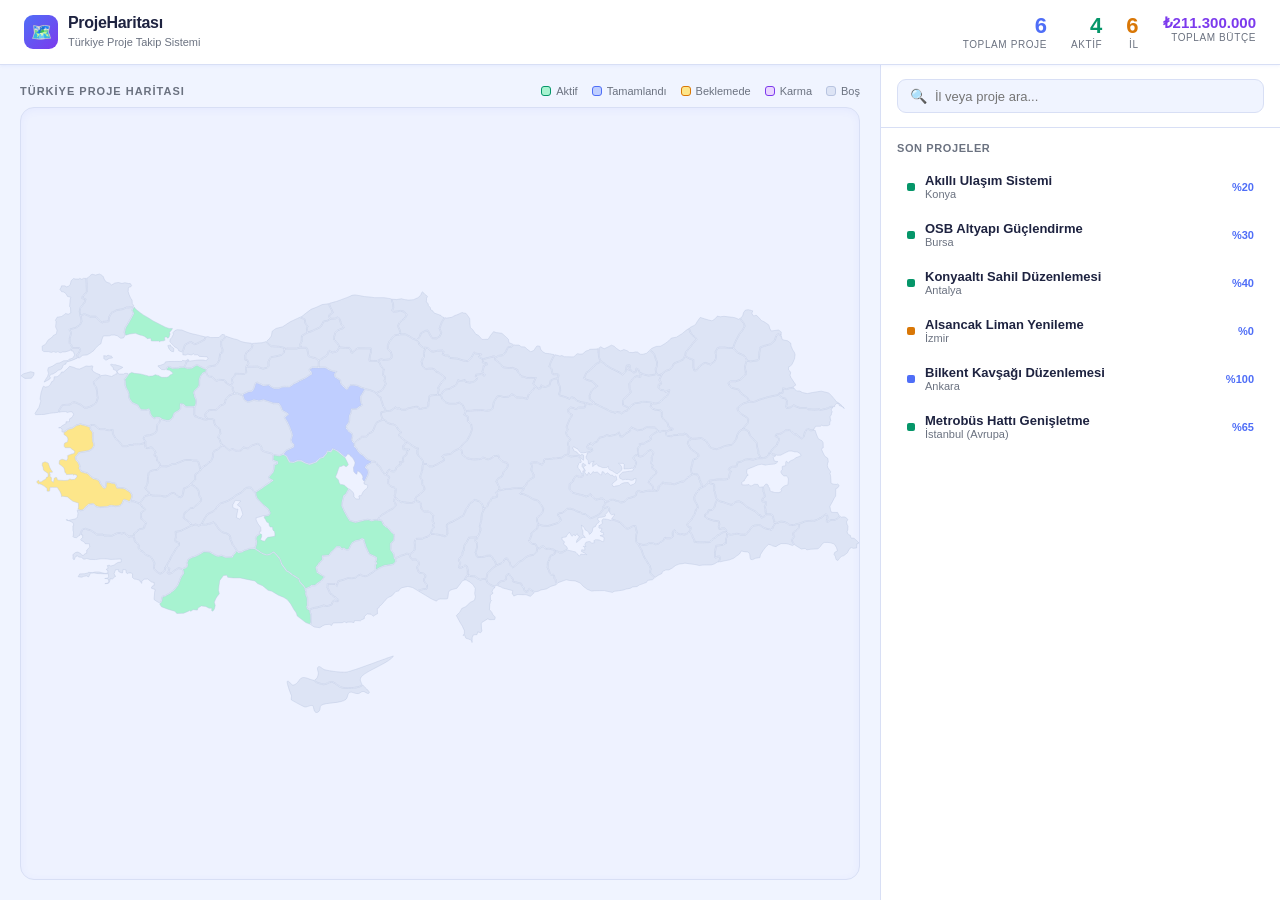
<file: turkiye-proje-takip.html>
<!DOCTYPE html>
<html lang="tr">
<head>
<meta charset="UTF-8">
<meta name="viewport" content="width=device-width, initial-scale=1.0">
<title>ProjeHaritası — Türkiye Proje Takip</title>
<style>
  * { box-sizing: border-box; margin: 0; padding: 0; }
  :root {
    --bg: #f0f4ff;
    --surface: #ffffff;
    --surface2: #f5f7ff;
    --border: #d8dff5;
    --accent: #4f6ef7;
    --accent2: #7c3aed;
    --green: #059669;
    --yellow: #d97706;
    --red: #dc2626;
    --text: #1e2340;
    --muted: #6b7280;
    --province-empty: #dde4f5;
    --province-hover: #c7d2f0;
  }
  body { background: var(--bg); color: var(--text); font-family: 'Inter', -apple-system, sans-serif; min-height: 100vh; }

  header {
    background: var(--surface);
    border-bottom: 1px solid var(--border);
    padding: 14px 24px;
    display: flex;
    align-items: center;
    justify-content: space-between;
    position: sticky; top: 0; z-index: 100;
    box-shadow: 0 1px 3px rgba(79,110,247,0.08);
  }
  .logo { display: flex; align-items: center; gap: 10px; }
  .logo-icon { width: 34px; height: 34px; background: linear-gradient(135deg, var(--accent), var(--accent2)); border-radius: 9px; display: flex; align-items: center; justify-content: center; font-size: 17px; }
  .logo h1 { font-size: 16px; font-weight: 700; letter-spacing: -0.3px; }
  .logo span { color: var(--muted); font-size: 11px; }
  .stats-bar { display: flex; gap: 24px; }
  .stat { text-align: right; }
  .stat-val { font-size: 22px; font-weight: 800; color: var(--accent); line-height: 1; }
  .stat-label { font-size: 10px; color: var(--muted); text-transform: uppercase; letter-spacing: 0.6px; margin-top: 2px; }

  .main { display: grid; grid-template-columns: 1fr 400px; height: calc(100vh - 65px); }

  /* MAP */
  .map-area { padding: 20px; overflow: hidden; display: flex; flex-direction: column; }
  .map-top { display: flex; align-items: center; justify-content: space-between; margin-bottom: 10px; }
  .map-title { font-size: 11px; color: var(--muted); text-transform: uppercase; letter-spacing: 1px; font-weight: 600; }
  .map-legend { display: flex; gap: 14px; flex-wrap: wrap; }
  .legend-item { display: flex; align-items: center; gap: 5px; font-size: 11px; color: var(--muted); }
  .legend-dot { width: 10px; height: 10px; border-radius: 3px; }
  .map-wrapper {
    flex: 1; background: #eef2ff; border: 1px solid var(--border);
    border-radius: 14px; overflow: hidden; position: relative;
    box-shadow: inset 0 2px 8px rgba(79,110,247,0.06);
  }
  #harita-svg { width: 100%; height: 100%; display: block; }
  #harita-svg g[data-iladi] { cursor: pointer; }
  #harita-svg g[data-iladi] path, #harita-svg g[data-iladi] polygon {
    fill: var(--province-empty); stroke: #b8c4e0; stroke-width: 0.5;
    transition: fill 0.2s, stroke 0.2s, filter 0.2s;
  }
  #harita-svg g[data-iladi]:hover path,
  #harita-svg g[data-iladi]:hover polygon {
    stroke: var(--accent); stroke-width: 1.5; filter: brightness(0.93);
  }
  #harita-svg g.status-aktif path, #harita-svg g.status-aktif polygon { fill: #a7f3d0; }
  #harita-svg g.status-tamamlandi path, #harita-svg g.status-tamamlandi polygon { fill: #bfceff; }
  #harita-svg g.status-beklemede path, #harita-svg g.status-beklemede polygon { fill: #fde68a; }
  #harita-svg g.status-mixed path, #harita-svg g.status-mixed polygon { fill: #e9d5ff; }
  #harita-svg g.selected path, #harita-svg g.selected polygon {
    stroke: var(--accent) !important; stroke-width: 2 !important;
    filter: drop-shadow(0 0 4px rgba(79,110,247,0.4));
  }

  /* Tooltip */
  #tooltip {
    position: fixed; background: var(--surface);
    border: 1px solid var(--border); border-radius: 10px;
    padding: 10px 14px; font-size: 12px; pointer-events: none;
    opacity: 0; transition: opacity 0.15s; z-index: 999; max-width: 220px;
    box-shadow: 0 4px 16px rgba(79,110,247,0.12);
  }
  #tooltip.visible { opacity: 1; }
  .tt-il { font-weight: 700; font-size: 13px; color: var(--text); margin-bottom: 4px; }
  .tt-row { color: var(--muted); font-size: 11px; margin-top: 2px; }
  .tt-dot { display: inline-block; width: 7px; height: 7px; border-radius: 2px; margin-right: 4px; vertical-align: middle; }

  /* SIDEBAR */
  .sidebar { background: var(--surface); border-left: 1px solid var(--border); display: flex; flex-direction: column; overflow: hidden; }
  .sidebar-header { padding: 14px 16px; border-bottom: 1px solid var(--border); }
  .search-box {
    display: flex; align-items: center; gap: 8px;
    background: var(--bg); border: 1px solid var(--border);
    border-radius: 9px; padding: 8px 12px;
  }
  .search-box input { background: none; border: none; outline: none; color: var(--text); font-size: 13px; width: 100%; }

  /* Province Panel */
  .province-panel { flex: 1; overflow-y: auto; display: none; flex-direction: column; }
  .province-panel.active { display: flex; }
  .province-header { padding: 16px; border-bottom: 1px solid var(--border); }
  .back-btn { background: none; border: none; color: var(--muted); cursor: pointer; font-size: 12px; display: flex; align-items: center; gap: 4px; padding: 0; margin-bottom: 10px; }
  .back-btn:hover { color: var(--accent); }
  .province-name { font-size: 20px; font-weight: 800; }
  .province-meta { display: flex; gap: 12px; margin-top: 4px; }
  .province-badge { font-size: 11px; color: var(--muted); background: var(--bg); border: 1px solid var(--border); border-radius: 20px; padding: 2px 8px; }

  .add-project-btn {
    margin: 14px 16px 0; background: var(--accent); color: #fff; border: none;
    border-radius: 9px; padding: 10px 16px; font-size: 13px; font-weight: 600;
    cursor: pointer; display: flex; align-items: center; justify-content: center; gap: 6px;
    transition: background 0.15s, transform 0.1s;
  }
  .add-project-btn:hover { background: #3d5ce0; transform: translateY(-1px); }

  .projects-list { padding: 12px 16px 16px; flex: 1; }
  .projects-empty { text-align: center; color: var(--muted); padding: 32px 0; font-size: 13px; }
  .projects-empty .empty-icon { font-size: 36px; margin-bottom: 8px; }

  /* Project Card */
  .project-card {
    background: var(--surface); border: 1.5px solid var(--border);
    border-radius: 12px; margin-bottom: 10px; overflow: hidden;
    transition: border-color 0.15s, box-shadow 0.15s;
  }
  .project-card:hover { border-color: var(--accent); box-shadow: 0 4px 16px rgba(79,110,247,0.1); }

  /* Card Images */
  .card-images { display: flex; height: 120px; overflow: hidden; gap: 2px; position: relative; }
  .card-images.empty { height: 0; }
  .card-img-wrap { flex: 1; overflow: hidden; position: relative; }
  .card-img-wrap img { width: 100%; height: 100%; object-fit: cover; display: block; }
  .card-img-count {
    position: absolute; bottom: 6px; right: 6px;
    background: rgba(0,0,0,0.55); color: #fff; border-radius: 20px;
    font-size: 10px; padding: 2px 7px; font-weight: 600;
  }

  .card-body { padding: 12px; }
  .card-top { display: flex; align-items: flex-start; justify-content: space-between; margin-bottom: 6px; }
  .card-name { font-weight: 700; font-size: 14px; flex: 1; padding-right: 8px; }
  .card-actions { display: flex; gap: 4px; }
  .card-btn { background: none; border: none; cursor: pointer; font-size: 14px; padding: 2px 4px; border-radius: 5px; color: var(--muted); transition: color 0.1s, background 0.1s; }
  .card-btn:hover { color: var(--accent); background: var(--bg); }
  .card-btn.del:hover { color: var(--red); }

  .card-desc { font-size: 12px; color: var(--muted); margin-bottom: 10px; line-height: 1.5; }

  /* Progress Section */
  .card-progress { margin-bottom: 10px; }
  .progress-header { display: flex; justify-content: space-between; align-items: center; margin-bottom: 4px; }
  .progress-label { font-size: 11px; color: var(--muted); font-weight: 600; text-transform: uppercase; letter-spacing: 0.4px; }
  .progress-pct { font-size: 12px; font-weight: 700; color: var(--accent); }
  .progress-bar { height: 7px; background: var(--bg); border-radius: 99px; overflow: hidden; border: 1px solid var(--border); }
  .progress-fill { height: 100%; border-radius: 99px; transition: width 0.4s ease; }
  .progress-fill.green { background: linear-gradient(90deg, #10b981, #059669); }
  .progress-fill.blue { background: linear-gradient(90deg, #60a5fa, #4f6ef7); }
  .progress-fill.yellow { background: linear-gradient(90deg, #fbbf24, #d97706); }
  .progress-fill.red { background: linear-gradient(90deg, #f87171, #dc2626); }

  /* Date rows */
  .card-dates { display: grid; grid-template-columns: 1fr 1fr; gap: 6px; margin-bottom: 10px; }
  .date-box { background: var(--bg); border: 1px solid var(--border); border-radius: 8px; padding: 7px 9px; }
  .date-box-label { font-size: 10px; color: var(--muted); text-transform: uppercase; letter-spacing: 0.4px; margin-bottom: 2px; }
  .date-box-val { font-size: 12px; font-weight: 600; color: var(--text); }
  .date-box-sub { font-size: 10px; color: var(--muted); margin-top: 1px; }
  .date-box.late .date-box-val { color: var(--red); }
  .date-box.ok .date-box-val { color: var(--green); }

  /* Budget */
  .card-budget { background: var(--bg); border: 1px solid var(--border); border-radius: 8px; padding: 9px 10px; margin-bottom: 10px; }
  .budget-header { display: flex; justify-content: space-between; margin-bottom: 6px; }
  .budget-title { font-size: 10px; color: var(--muted); text-transform: uppercase; letter-spacing: 0.4px; font-weight: 600; }
  .budget-pct { font-size: 11px; font-weight: 700; }
  .budget-pct.over { color: var(--red); }
  .budget-pct.ok { color: var(--green); }
  .budget-bar { height: 6px; background: var(--surface); border-radius: 99px; overflow: hidden; margin-bottom: 6px; }
  .budget-fill { height: 100%; border-radius: 99px; }
  .budget-fill.ok { background: linear-gradient(90deg, #10b981, #059669); }
  .budget-fill.warn { background: linear-gradient(90deg, #fbbf24, #d97706); }
  .budget-fill.over { background: linear-gradient(90deg, #f87171, #dc2626); }
  .budget-nums { display: flex; justify-content: space-between; font-size: 11px; }
  .budget-used { font-weight: 700; color: var(--text); }
  .budget-total { color: var(--muted); }

  /* Card footer */
  .card-footer { display: flex; justify-content: space-between; align-items: center; }
  .badge { display: inline-flex; align-items: center; gap: 4px; padding: 3px 9px; border-radius: 20px; font-size: 11px; font-weight: 600; }
  .badge-aktif { background: #d1fae5; color: #065f46; }
  .badge-tamamlandi { background: #e0e7ff; color: #3730a3; }
  .badge-beklemede { background: #fef3c7; color: #92400e; }
  .card-person { font-size: 11px; color: var(--muted); }

  /* Default panel */
  .default-panel { flex: 1; overflow-y: auto; padding: 14px 16px; }
  .default-panel h3 { font-size: 11px; color: var(--muted); text-transform: uppercase; letter-spacing: 0.6px; margin-bottom: 10px; font-weight: 600; }
  .recent-item { display: flex; align-items: center; gap: 10px; padding: 9px 10px; border-radius: 9px; cursor: pointer; transition: background 0.1s; margin-bottom: 3px; }
  .recent-item:hover { background: var(--bg); }
  .recent-dot { width: 8px; height: 8px; border-radius: 2px; flex-shrink: 0; }
  .recent-info { flex: 1; min-width: 0; }
  .recent-name { font-size: 13px; font-weight: 600; white-space: nowrap; overflow: hidden; text-overflow: ellipsis; }
  .recent-city { font-size: 11px; color: var(--muted); }
  .recent-pct { font-size: 11px; font-weight: 700; color: var(--accent); }

  /* ===== MODAL ===== */
  .modal-overlay {
    display: none; position: fixed; inset: 0; background: rgba(15,20,60,0.35);
    z-index: 1000; align-items: center; justify-content: center; backdrop-filter: blur(4px);
  }
  .modal-overlay.open { display: flex; }
  .modal {
    background: var(--surface); border: 1px solid var(--border); border-radius: 18px;
    width: 540px; max-width: calc(100vw - 32px); max-height: calc(100vh - 48px); overflow-y: auto;
    box-shadow: 0 20px 60px rgba(79,110,247,0.15);
  }
  .modal-header { padding: 20px 22px 0; display: flex; justify-content: space-between; align-items: center; }
  .modal-header h2 { font-size: 18px; font-weight: 800; }
  .modal-close { background: var(--bg); border: 1px solid var(--border); border-radius: 8px; width: 30px; height: 30px; cursor: pointer; font-size: 16px; color: var(--muted); display: flex; align-items: center; justify-content: center; }
  .modal-close:hover { color: var(--red); }
  .modal-body { padding: 18px 22px 22px; }

  /* Tabs */
  .modal-tabs { display: flex; gap: 4px; background: var(--bg); border-radius: 10px; padding: 4px; margin-bottom: 18px; }
  .modal-tab { flex: 1; padding: 7px; border: none; background: none; border-radius: 7px; font-size: 12px; font-weight: 600; color: var(--muted); cursor: pointer; transition: all 0.15s; }
  .modal-tab.active { background: var(--surface); color: var(--accent); box-shadow: 0 1px 4px rgba(79,110,247,0.15); }
  .tab-pane { display: none; }
  .tab-pane.active { display: block; }

  .form-group { margin-bottom: 14px; }
  .form-row { display: grid; grid-template-columns: 1fr 1fr; gap: 12px; }
  .form-group label { display: block; font-size: 11px; color: var(--muted); text-transform: uppercase; letter-spacing: 0.5px; margin-bottom: 5px; font-weight: 600; }
  .form-group input, .form-group textarea, .form-group select {
    width: 100%; background: var(--bg); border: 1.5px solid var(--border);
    border-radius: 9px; padding: 9px 12px; color: var(--text); font-size: 13px;
    font-family: inherit; outline: none; transition: border-color 0.15s;
  }
  .form-group input:focus, .form-group textarea:focus, .form-group select:focus { border-color: var(--accent); background: #fff; }
  .form-group textarea { resize: vertical; min-height: 72px; }
  .form-group select option { background: var(--surface); }
  .input-prefix { position: relative; }
  .input-prefix span { position: absolute; left: 11px; top: 50%; transform: translateY(-50%); color: var(--muted); font-size: 13px; }
  .input-prefix input { padding-left: 22px; }
  .range-row { display: flex; align-items: center; gap: 8px; }
  .range-row input[type=range] { flex: 1; accent-color: var(--accent); }
  .range-val { min-width: 36px; text-align: right; font-weight: 700; font-size: 13px; color: var(--accent); }

  /* Image Upload */
  .img-upload-area {
    border: 2px dashed var(--border); border-radius: 10px; padding: 20px;
    text-align: center; cursor: pointer; transition: border-color 0.15s, background 0.15s;
    background: var(--bg);
  }
  .img-upload-area:hover { border-color: var(--accent); background: #f0f4ff; }
  .img-upload-area input { display: none; }
  .img-upload-icon { font-size: 28px; margin-bottom: 6px; }
  .img-upload-text { font-size: 12px; color: var(--muted); }
  .img-preview-grid { display: grid; grid-template-columns: repeat(3, 1fr); gap: 6px; margin-top: 10px; }
  .img-thumb { position: relative; aspect-ratio: 1; border-radius: 8px; overflow: hidden; }
  .img-thumb img { width: 100%; height: 100%; object-fit: cover; }
  .img-thumb-del { position: absolute; top: 3px; right: 3px; background: rgba(0,0,0,0.5); color: #fff; border: none; border-radius: 50%; width: 18px; height: 18px; font-size: 10px; cursor: pointer; display: flex; align-items: center; justify-content: center; }

  .modal-actions { display: flex; gap: 8px; padding-top: 16px; border-top: 1px solid var(--border); margin-top: 4px; }
  .btn-primary { flex: 1; background: var(--accent); color: #fff; border: none; border-radius: 9px; padding: 11px; font-size: 14px; font-weight: 700; cursor: pointer; transition: background 0.15s; }
  .btn-primary:hover { background: #3d5ce0; }
  .btn-secondary { background: var(--bg); color: var(--text); border: 1.5px solid var(--border); border-radius: 9px; padding: 11px 16px; font-size: 14px; cursor: pointer; font-weight: 600; }
  .btn-secondary:hover { border-color: var(--accent); }

  /* Detail Modal */
  .detail-modal { width: 600px; }
  .detail-images { display: flex; height: 200px; gap: 2px; border-radius: 12px 12px 0 0; overflow: hidden; }
  .detail-images.empty { display: none; }
  .detail-img { flex: 1; overflow: hidden; }
  .detail-img img { width: 100%; height: 100%; object-fit: cover; display: block; }
  .detail-body { padding: 20px 22px; }
  .detail-title { font-size: 22px; font-weight: 800; margin-bottom: 4px; }
  .detail-il { font-size: 13px; color: var(--muted); margin-bottom: 16px; }
  .detail-section { margin-bottom: 16px; }
  .detail-section-title { font-size: 11px; color: var(--muted); text-transform: uppercase; letter-spacing: 0.5px; font-weight: 600; margin-bottom: 8px; }
  .detail-grid { display: grid; grid-template-columns: 1fr 1fr; gap: 8px; }
  .detail-stat { background: var(--bg); border: 1px solid var(--border); border-radius: 9px; padding: 10px 12px; }
  .detail-stat-label { font-size: 10px; color: var(--muted); text-transform: uppercase; letter-spacing: 0.4px; }
  .detail-stat-val { font-size: 15px; font-weight: 700; color: var(--text); margin-top: 2px; }
  .detail-stat-val.green { color: var(--green); }
  .detail-stat-val.red { color: var(--red); }
  .detail-stat-val.blue { color: var(--accent); }

  ::-webkit-scrollbar { width: 4px; }
  ::-webkit-scrollbar-track { background: #f0f4ff; }
  ::-webkit-scrollbar-thumb { background: #c5cfe8; border-radius: 4px; }

</style>
</head>
<body>
<header>
  <div class="logo">
    <div class="logo-icon">🗺️</div>
    <div>
      <h1>ProjeHaritası</h1>
      <span>Türkiye Proje Takip Sistemi</span>
    </div>
  </div>
  <div class="stats-bar">
    <div class="stat">
      <div class="stat-val" id="stat-total">0</div>
      <div class="stat-label">Toplam Proje</div>
    </div>
    <div class="stat">
      <div class="stat-val" id="stat-aktif" style="color:#059669">0</div>
      <div class="stat-label">Aktif</div>
    </div>
    <div class="stat">
      <div class="stat-val" id="stat-iller" style="color:#d97706">0</div>
      <div class="stat-label">İl</div>
    </div>
    <div class="stat">
      <div class="stat-val" id="stat-butce" style="color:#7c3aed;font-size:15px">₺0</div>
      <div class="stat-label">Toplam Bütçe</div>
    </div>
  </div>
</header>

<div class="main">
  <div class="map-area">
    <div class="map-top">
      <div class="map-title">Türkiye Proje Haritası</div>
      <div class="map-legend">
        <div class="legend-item"><div class="legend-dot" style="background:#a7f3d0;border:1px solid #059669"></div> Aktif</div>
        <div class="legend-item"><div class="legend-dot" style="background:#bfceff;border:1px solid #4f6ef7"></div> Tamamlandı</div>
        <div class="legend-item"><div class="legend-dot" style="background:#fde68a;border:1px solid #d97706"></div> Beklemede</div>
        <div class="legend-item"><div class="legend-dot" style="background:#e9d5ff;border:1px solid #7c3aed"></div> Karma</div>
        <div class="legend-item"><div class="legend-dot" style="background:#dde4f5;border:1px solid #b8c4e0"></div> Boş</div>
      </div>
    </div>
    <div class="map-wrapper">
      <svg version="1.1" id="harita-svg" xmlns="http://www.w3.org/2000/svg" xmlns:xlink="http://www.w3.org/1999/xlink" viewBox="0 0 1007.478 527.323" xml:space="preserve"> <g id="turkiye"> <g id="adana" data-plakakodu="01" data-alankodu="322" data-iladi="Adana"> <path d="M545.408,271.835c-0.276,0-0.514,0.209-0.812,0.594c-0.298,0.385-0.571,0.883-0.97,1.28 c-0.469,0.469-1.273,0.823-2.063,1.218c-0.395,0.197-0.768,0.397-1.062,0.561c-0.294,0.165-0.525,0.346-0.5,0.312 c-0.047,0.062-0.208,0.342-0.375,0.656s-0.356,0.697-0.563,1.094c-0.414,0.794-0.824,1.587-1.22,2.061 c-0.519,0.623-0.954,1.969-2.096,2.968c-0.41,0.358-0.525,0.729-0.626,1.156s-0.125,0.904-0.407,1.375 c-0.162,0.269-0.705,1.3-1.189,2.311c-0.242,0.506-0.461,1.02-0.626,1.438s-0.25,0.786-0.25,0.781c0,0.289-0.146,0.497-0.281,0.656 s-0.285,0.299-0.469,0.438c-0.368,0.276-0.827,0.538-1.281,0.78c-0.877,0.47-1.691,0.817-1.75,0.843 c-0.002,0.001-0.062,0.031-0.062,0.031l-2.845,1.717v0.031h-0.033l-2.876,1.498l-4.189,2.404h-0.031l-0.031,0.031l-2.97,1.092 l-0.062,0.031l-3.032,1.748l-0.439,1.688v0.031l0.124,1.312v0.031l0.499,1.531v0.062v0.062l0.123,2.781c0,0,0.016,0.717,0.03,1.469 c0.008,0.376,0.014,0.74,0.03,1.062c0.017,0.322,0.057,0.635,0.062,0.656c0.084,0.336-0.003,0.562-0.094,0.812 s-0.219,0.485-0.344,0.719c-0.25,0.468-0.531,0.875-0.531,0.875v0.031l-0.062,0.031c0,0-0.343,0.381-0.812,0.75 c-0.469,0.369-1.003,0.811-1.688,0.811c-0.545,0-1.063-0.237-1.5-0.439c-0.351-0.162-0.495-0.286-0.594-0.344c0,0-0.06,0-0.062,0 c-0.054-0.01-0.672-0.128-1.406-0.282c-0.383-0.08-0.783-0.164-1.125-0.251c-0.342-0.086-0.582-0.166-0.812-0.281 c0.015,0.008-0.275-0.076-0.594-0.125s-0.708-0.078-1.125-0.126c-0.834-0.094-1.702-0.188-2.25-0.345 c-0.755-0.216-3.191-0.613-3.281-0.627v0.031l-4-0.002c-0.016,0.032-0.127,0.263-0.344,0.562c-0.231,0.319-0.514,0.712-1,0.905 c-0.177,0.071-0.953,0.53-1.563,0.937c-0.609,0.407-1.125,0.78-1.125,0.78l-0.062,0.031l-0.062,0.031l-3.095,0.967l-0.062,0.031 l-2.845,1.373l-0.125,0.031h-0.094l-4.406-0.002l-2.719,0.155l-1.126,1.218l-0.595,2.469v0.031c0.004,0.027,0.109,0.84,0.218,1.781 c0.111,0.958,0.237,1.972,0.155,2.625c-0.115,0.924-0.252,4.125-0.252,4.125v0.094l-0.031,0.062c0,0-0.22,0.625-0.532,1.281 c-0.156,0.328-0.338,0.676-0.532,0.969c-0.193,0.293-0.376,0.538-0.75,0.688c-0.14,0.056-0.476,0.367-0.906,0.781 s-0.968,0.93-1.657,1.343c-0.97,0.581-1.526,0.626-2.031,0.749l1.061,2.751l0.031,0.031v0.031l0.968,1.813l0.031,0.031 c0.02,0.033,0.153,0.27,0.375,0.531c0.237,0.279,0.58,0.469,0.562,0.469c0.282,0,1.048-0.046,1.844-0.061s1.597-0.012,2.125,0.063 c0.943,0.136,1.735,0.455,2.437,1.157c0.726,0.726,1.937,2.439,1.937,2.439l0.125,0.156l-0.031,0.156l-0.127,3.156v0.188 l-0.094,0.125l-1.47,1.718l-0.407,1.562l0.78,1.594l0.031,0.031v0.031l0.843,2.156l1.093,1.689l3.156,0.002h0.125l0.125,0.062 l2.655,1.501l0.031,0.031l0.062,0.062l0.999,1.001l0.188,0.188l-0.033,0.229l-0.126,1.156v0.031l-0.407,1.906v0.125l-0.094,0.094 l-1.157,1.28l-0.001,2.5l1.687,2.157l1.874,2.376l0.125,0.156v0.156l-0.002,2.781c0,0-0.018,0.526-0.126,1.062 c-0.054,0.268-0.124,0.551-0.281,0.812c-0.157,0.261-0.477,0.531-0.875,0.531c-0.379,0-1.217-0.017-2.031-0.001 c-0.407,0.008-0.803,0.045-1.125,0.061c-0.322,0.017-0.599,0.025-0.625,0.031c-0.315,0.079-1.176,0.629-2.281,0.905 c-0.934,0.233-3.099,0.937-3.189,0.967l-0.062,0.031l-0.189,0.098l2.155,1.313l6.248,3.753l5.498,3.378l0.031,0.031l3.343,1.752 h0.031l2.437,1.063l1.844,0.782l2.095-2.093l0.125-0.125l0.156-0.031l2.875-0.342h0.031h0.031l6.125,0.003l2-0.468l0.658-3.562 v-0.031l0.346-3.719l0.031-0.125l0.062-0.094l1.439-2.155l0.062-0.125l0.156-0.062l2.689-1.061h0.031l0.031-0.031l5.563-1.372 l3.252-4.31l3.753-4.998l0.125-0.156l0.219-0.031l1.781-0.28l0.251-1.531l0.031-0.094l0.031-0.094l1.783-3.03l0.031-0.031v-0.031 l1.407-1.749c0-0.248,0.002-3.016,0.002-3.5c0-0.505,0.001-2.125,0.001-2.125c-0.034-0.14-0.734-2.996-0.873-3.969 c-0.034-0.237-0.168-0.372-0.5-0.531s-0.802-0.276-1.25-0.501c-0.016-0.008-0.085-0.031-0.25,0.031s-0.364,0.195-0.562,0.344 c-0.396,0.297-0.75,0.656-0.75,0.656l-0.029,0.061l-0.094,0.031l-2.782,1.529l-0.094,0.031l-0.094,0.031 c0,0-1.74,0.124-2.438,0.124c-0.274,0-0.563-0.145-0.719-0.344s-0.207-0.393-0.219-0.562c-0.024-0.339,0.062-0.625,0.062-0.625 l0.657-2.375v-0.031v-0.031l0.939-2.311l-0.25-0.5l-0.031-0.062l-1.343-1.845l-0.123-0.157l0.031-0.219l0.501-2.406l0.031-0.125 l0.062-0.094l2.158-2.749l0.031-0.062h0.031c0,0,0.357-0.358,0.719-0.75c0.181-0.196,0.379-0.391,0.5-0.562 c0.091-0.128,0.118-0.246,0.125-0.25c0.003-0.614,0.126-2.531,0.126-2.531v-0.062l0.031-0.062l0.626-1.906l0.031-0.062l0.031-0.062 l0.813-1.125l0.377-3.562v-0.031c0,0,0.073-0.43,0.189-0.969s0.231-1.144,0.501-1.594c0.374-0.623,1.239-2.143,2.096-2.999 c0.62-0.62,1.157-1.968,1.157-1.968v-0.031l0.031-0.031l1.877-3.78l0.125-0.25l0.281-0.031l2.906-0.373h0.031h0.031l4.375,0.002 h0.031l2.156-0.655v-0.219l0.656-0.031c0.105-0.118,0.263-0.275,0.531-0.625c0.348-0.454,0.697-1.08,0.72-1.219 c0.088-0.53,0.382-1.137,0.657-1.688s0.532-1,0.532-1l0.813-2.781v-0.035l0.001-2.281l-0.718-2.062l-0.031-0.125v-0.094 l0.251-2.031v-0.062l0.031-0.062c0,0,0.533-1.191,0.626-1.562c0.131-0.524,0.501-1.906,0.501-1.906l0.501-2.25l0.127-3.719v-0.031 l0.376-2.656v-0.062l0.031-0.031l0.626-1.906v-0.031l1.596-3.624l-0.842-3.25c0,0-0.252-1.139-0.374-1.625 c-0.002-0.007-0.138-0.276-0.281-0.562s-0.32-0.64-0.5-0.969c-0.342-0.624-0.624-1.133-0.655-1.188c0,0-1.022-1.23-1.905-1.782 c-0.985-0.616-1.907-1.102-3.624-1.471c-0.916-0.197-1.31-0.39-1.531-0.501S545.871,271.835,545.408,271.835z"/> </g> <g id="adiyaman" data-plakakodu="02" data-alankodu="416" data-iladi="Adıyaman"> <path d="M705.466,280.329c-0.12,0.034-0.464,0.146-0.875,0.312 c-0.429,0.173-0.949,0.382-1.438,0.593c-0.911,0.393-1.64,0.7-1.75,0.749l-1.72,1.687l-0.031,0.062l-3.534,4.936l-0.062,0.094 l-0.094,0.062l-3.751,2.123l-0.031,0.031l-5.001,2.309l-0.062,0.031h-0.031l-2.157,0.562l-0.219,0.031l-0.188-0.125l-3.218-2.314 v-0.031h-0.031l-3.03-2.565c-0.14,0.01-0.503,0.031-1.094,0.03c-0.692,0-1.419,0.039-2-0.251c-0.796-0.398-2.291-1.492-2.437-1.595 l-0.062-0.031l-5.311-1.753l-0.062-0.031l-0.031-0.031l-2.811-1.752l-4.155-1.033h-0.031l-3.438,0.186l-3.44,3.092l-0.031,0.031 l-2.157,1.593l-0.094,0.062l-0.125,0.031l-4.375,0.686l-0.658,1.437l2.654,3.126l0.094,0.094v0.093l0.904,3.031l0.094,0.312 l-0.219,0.188c0,0-0.783,0.731-1.689,1.499c-0.452,0.384-0.924,0.794-1.376,1.124s-0.86,0.589-1.25,0.718 c-1.087,0.361-5.001,1.591-5.001,1.591l-6.251,1.809h-0.094h-0.062l-6.438-0.191h-0.062h-0.062l-5.343-1.784l-0.627,4.562 l-0.031,0.219l-0.156,0.125l-4.783,3.528l-0.062,0.031l-1.939,1.968c-0.001,0.159,0.007,0.54-0.032,1.156 c-0.023,0.366-0.071,0.768-0.126,1.125c-0.054,0.357-0.109,0.655-0.251,0.938c-0.134,0.268-0.6,1.463-1.001,2.53 c-0.402,1.068-0.751,2.062-0.751,2.062l-0.031,0.062l-0.031,0.062l-0.813,1.062l3.654,3.19l3.938,0.502l0.281,0.031l0.125,0.25 l1.967,4.095l-0.156,0.062l2.375,0.22l2.626-1.999l0.156-0.125h0.156l1.781,0.001h0.188l0.156,0.156l2.155,2.157l0.094,0.094 l0.031,0.125c0.007,0.013,0.023,0.041,0.094,0.094c0.141,0.105,0.5,0.281,1.312,0.282c0.836,0,1.511-0.12,2.188-0.187 c0.677-0.067,1.375-0.064,2.156,0.22c0.632,0.23,1.651,0.469,2.594,0.657c0.943,0.189,1.748,0.313,2.219,0.501 c0.15,0.06,0.246,0.09,0.375,0.156s0.305,0.219,0.375,0.406c0.14,0.374,0.062,0.547,0.061,1.031c0,0.092,0.022,0.313,0.031,0.438 l0.062-0.438l3.375,0.346l0.125,0.031l0.094,0.062l2.03,1.313l2.719-0.343l6.314-3.466l-0.437-2.438l-2.374-2.063l-1.53-1.251 l-0.281-0.25l0.156-0.344l1.095-2.311l-2.843-2.408l-0.188-0.156v-0.219l0.001-2.031v-0.438l0.438-0.062l4.406-0.592l1.282-2.405 l0.031-0.062l0.031-0.031l2.251-2.655l0.469-0.562l0.375,0.625l1.717,3.095l0.031,0.062l0.874,1.156l2.126-2.03l0.469-0.438 l0.312,0.562l0.811,1.438l2.063-2.03l0.5-0.5l0.312,0.594l1.061,2.001l0.969,0.439l0.562,0.25l-0.375,0.5l-2.814,3.873v0.031 l-0.627,2.719v0.031l2.563-1.749c0,0,0.06-0.06,0.062-0.062c0.094-0.094,1.735-1.753,2.157-2.28 c0.197-0.247,0.49-0.458,0.812-0.688s0.678-0.471,1.031-0.687c0.706-0.433,1.344-0.78,1.344-0.78l0.188-0.094l0.188,0.031 l2.406,0.595l-0.78-1.062l-2.029-2.782l-0.091-0.122v-0.156l-0.123-4.438l-0.937-1.782l-0.062-0.062v-0.094l-0.498-3.281 l-0.218-1.312l1.031,0.845l2.405,2.032l0.094,0.094l0.031,0.125c0,0,0.187,0.529,0.405,1.125c0.219,0.596,0.504,1.291,0.593,1.469 c-0.041-0.082,0.074,0.094,0.281,0.219c0.207,0.125,0.477,0.254,0.75,0.375c0.546,0.243,1.094,0.407,1.094,0.407l0.094,0.062 l0.062,0.062l2.03,1.876l0.125,0.125l0.031,0.156l0.468,2.156l2.095-1.53l1.407-1.999l0.972-4.687l0.062-0.281l0.281-0.094 l2.562-0.811l1.314-2.968l0.031-0.094l0.125-0.094l2.376-1.749l0.938-0.78l-0.624-1.281l-0.062-0.094l-1.061-1.157l-0.156-0.188 l0.031-0.219l0.251-2.031l0.062-0.406l0.406-0.031l4.156-0.248l3.625-0.842l1-0.843c-0.074-0.051-0.082-0.032-0.156-0.094 c-0.19-0.16-0.401-0.379-0.5-0.688s-0.024-0.709,0.219-1c0.38-0.456,1.38-1.394,2.313-2.28c0.917-0.869,1.721-1.628,1.751-1.655 l0.002-2.812c-0.043-0.085-0.232-0.477-0.531-0.906c-0.165-0.238-0.352-0.465-0.5-0.594 C705.549,280.358,705.489,280.341,705.466,280.329z"/> </g> <g id="afyonkarahisar" data-plakakodu="03" data-alankodu="272" data-iladi="Afyonkarahisar"> <path d="M284.288,204.223c-0.181,0.067-1.091,0.432-2.281,0.843 c-0.651,0.224-1.343,0.453-1.906,0.624c-0.282,0.085-0.535,0.135-0.75,0.188c-0.192,0.047-0.334,0.086-0.5,0.094 c0.005,0.012-0.137,0.049-0.281,0.125c-0.193,0.101-0.456,0.249-0.75,0.438c-0.589,0.376-1.322,0.895-2.032,1.405 c-1.422,1.02-2.751,2.029-2.751,2.029l-0.219,0.156l-0.219-0.062l-2.688-0.72l-2.5-0.595l-2.471,3.78l-0.156,0.219h-0.281 c0,0-1.598-0.001-2.312-0.001c-0.357,0-1.264,0.022-2.188-0.001c-0.924-0.023-1.828-0.079-2.375-0.189 c-0.654-0.131-1.024-0.578-1.405-0.939c-0.382-0.361-0.778-0.69-1.469-0.845c-0.585-0.13-1.436,0.154-2.125,0.53 c-0.689,0.376-1.188,0.811-1.188,0.811l-0.219,0.156l-0.25-0.094c0,0-0.726-0.207-1.562-0.626s-1.811-1.01-2.437-1.845 c-0.999-1.334-2.491-2.656-2.561-2.72l-2.906-0.721l-1.407,2.155l-0.031,0.062l-0.062,0.062l-3.22,2.498l-0.062,0.031l-0.062,0.031 l-3.907,1.717l-1.502,2.78l-0.19,4.156v0.062v0.094l-1.097,3.035v0.062l-0.062,0.031l-2.127,3.218l-0.125,0.188l-0.219,0.031 l-1.25,0.155l-2.752,3.092l-0.062,0.062l-0.094,0.031l-3.314,1.593l-3.658,4.029l-0.188-0.156l-0.062,0.75v0.188l-0.156,0.125 l-3.127,2.873l-0.031,0.031h-0.031l-2.626,1.655l-0.19,2.844v0.031l0.092,3.344v0.25l-0.188,0.156l-2.345,1.811l-0.031,0.031 l-0.031,0.031l-2.596,3.03l3.405,1.846l0.031,0.031l0.031,0.031l3.936,3.033l0.094,0.062l0.031,0.094l1.81,3.313l0.031,0.094v0.094 l0.342,3.781l0.031,0.062l0.999,2.72l0.905,1l0.094,0.094l0.031,0.125l0.53,2.406l0.031,0.156l-0.062,0.156l-0.97,2.311 l-0.031,0.125l-0.094,0.062c0,0-0.605,0.545-1.251,1.155c-0.322,0.306-0.634,0.638-0.906,0.905 c-0.272,0.268-0.518,0.506-0.562,0.562c-0.183,0.229-0.407,0.365-0.719,0.594s-0.671,0.508-1.031,0.749 c-0.71,0.477-1.354,0.892-1.375,0.905h-0.031l-2.22,2.405l-0.125,0.156h-0.188l-3.844,0.342l-3.44,3.436l-0.062,0.062l-0.062,0.031 l-2.782,1.592l-1.064,3.187v0.031c-0.002,0.028-0.05,0.58-0.095,1.188c-0.045,0.623-0.095,1.342-0.095,1.438 c0-0.03,0.088,0.238,0.188,0.438c0.071,0.142,0.09,0.191,0.125,0.25l3.124,2.002l1.968,1.345l0.062,0.031l0.031,0.031l2.655,2.689 l0.094,0.094l0.062,0.125l0.468,1.844l0.781-0.062l4.376-1.154l0.156-0.031l0.156,0.062l3.405,1.408l2.907-1.404l-0.156-0.094 l1.908-3.53l2.283-4.03v-0.031l0.031-0.031l3.158-4.529l0.062-0.125l0.125-0.031l6.564-3.215l2.532-2.155l2.721-3.811v-0.031 l0.031-0.031l3.533-3.529l0.094-0.094l0.125-0.031l4.532-1.404l4.439-1.717l5.877-3.622l0.062-0.031l3.251-2.623l0.031-0.031h0.031 l7.752-4.277l2.19-3.03l0.062-0.094l0.094-0.031l3.157-1.904l0.062-0.062h0.094l2.531-0.374h0.062h0.037l2.656,0.126h0.25 l0.156,0.219l1.624,2.501v0.031l2.279,2.876l1.469,0.813l-0.5-0.812l6.533-4.277h0.031l4.002-3.029h0.031l6.283-4.278l2.907-2.06 l-3.343-1.908l-0.188-0.094l-0.062-0.219l-0.499-2.031l-0.062-0.25l0.156-0.188l5.003-5.747l1.19-4.311l0.283-4.031v-0.312 l0.312-0.125l3.439-1.373l-0.187-1.812l-4.749-1.409l-0.344-0.125v-0.375l0.253-6.281l-1.311-1.157 c-0.168-0.049-4.211-1.228-6.061-1.565c-1.061-0.194-2.202-0.643-3.218-1.096c-1.017-0.453-1.95-0.911-2.405-1.063 c-0.426-0.142-0.704-0.484-0.875-0.844s-0.264-0.757-0.311-1.156c-0.097-0.799-0.03-1.649-0.03-2.062 c0-0.073-0.082-0.328-0.219-0.625s-0.337-0.625-0.53-0.938c-0.376-0.606-0.726-1.094-0.749-1.125l-0.031-0.031L284.288,204.223z"/> </g> <g id="agri" data-plakakodu="04" data-alankodu="472" data-iladi="Ağrı"> <path d="M910.727,145.691l-6.97,1.34l-6.22,1.403h-0.031l-9.377,2.839l-0.062,0.031l-6.721,2.808 l-0.125,0.062h-0.125l-5.688-0.534c-0.007,0.002-0.024-0.003-0.031,0c-0.554,0.206-1.048,0.423-2.219,0.843 c-1.677,0.6-3.456,1.22-4.22,1.373c-0.121,0.024-0.678,0.277-1.281,0.687c-0.603,0.411-1.294,0.949-2.001,1.499 c-0.707,0.55-1.408,1.135-2.001,1.593s-1.049,0.789-1.407,0.968c-0.111,0.055-0.172,0.13-0.219,0.312 c-0.047,0.182-0.029,0.463,0,0.781c0.058,0.637,0.249,1.37,0.249,2c0.015,0.045,0.061,0.128,0.125,0.219 c0.128,0.181,0.343,0.426,0.594,0.688c0.501,0.524,1.186,1.157,1.874,1.751c1.358,1.175,2.684,2.194,2.718,2.22l0.031,0.031 c0.054,0.033,4.492,2.727,6.029,3.753c0.902,0.601,1.187,1.538,1.187,2.407s-0.189,1.75-0.189,2.562 c-0.001,1.835-1.162,2.694-1.377,2.843l-0.031,0.031c-0.011,0.008-0.094,0.094-0.094,0.094l-4.534,5.748l1.469,0.001h0.125 l0.094,0.062l4.687,2.253l0.188,0.125l0.062,0.188l0.749,2.594l0.031,0.062l1.279,2.97l4.123,4.158h0.031v0.031l3.404,4.158 l0.094,0.125l0.031,0.156l0.622,5.219v0.062c0.016,0.053,0.258,0.806,0.53,1.688c0.141,0.456,0.278,0.928,0.405,1.312 c0.128,0.384,0.259,0.706,0.281,0.75c0.156,0.313,0.162,0.575,0.187,0.938s0.031,0.786,0.03,1.188c0,0.737-0.028,1.3-0.032,1.406 l2.716,5.063l-0.531,0.281l2.812-0.06h0.031l3.626-1.029l0.031-0.031l2.345-1.843l1.127-3.437l0.094-0.344h0.375l1.344,0.001 c0.03-0.156,0.051-0.32,0.094-0.469c0.132-0.456,0.312-0.844,0.312-0.844v-0.062l0.031-0.031l1.626-2.405v-0.031l0.031-0.031 l3.033-3.404l0.031-0.031l0.062-0.031l1.97-1.311l1.221-3.624l0.031-0.062l0.031-0.062c0,0,0.313-0.428,0.657-0.938 c0.343-0.51,0.751-1.124,0.845-1.312c-0.035,0.07,0.002-0.109-0.031-0.344s-0.102-0.543-0.188-0.844s-0.198-0.595-0.281-0.844 c-0.069-0.207-0.087-0.336-0.125-0.469c-0.011-0.009-0.016,0.012-0.031,0c-0.078-0.059-0.214-0.155-0.375-0.25 c-0.321-0.19-0.752-0.436-1.188-0.657c-0.871-0.441-1.75-0.813-1.75-0.813l-0.406-0.188l0.156-0.438l0.626-1.969l0.094-0.281 l0.281-0.062l3.125-0.529v0.031c0.027-0.008,0.689-0.21,1.438-0.437c0.382-0.116,0.772-0.234,1.094-0.343 c0.322-0.11,0.589-0.247,0.594-0.25c0.455-0.273,2.212-1.232,2.407-1.343c0,0,0.113-0.082,0.125-0.094 c0.087-0.087,0.365-0.385,0.781-0.781c0.237-0.226,0.501-0.465,0.719-0.656c0.218-0.191,0.332-0.322,0.562-0.438 c0.216-0.108,0.294-0.099,0.469-0.125s0.378-0.068,0.625-0.094c0.494-0.051,1.113-0.079,1.719-0.124 c1.211-0.089,2.375-0.155,2.375-0.155l0.188-0.031l0.125,0.094l1.53,1.001l0.031,0.031l0.031,0.031l1.655,1.657l0.031,0.031 c0.032,0.025,0.645,0.475,1.311,1.001c0.343,0.27,0.682,0.541,0.969,0.782c0.247,0.207,0.416,0.327,0.562,0.5 c0.018,0.008,0.078,0.053,0.156,0.062c0.157,0.019,0.401,0.01,0.625,0c0.448-0.021,0.875-0.062,0.875-0.062l0.219-0.031 l0.188,0.125l2.749,2.314l1.811,1.501l0.062,0.031c0.052,0.031,0.426,0.255,0.875,0.5c0.24,0.131,0.488,0.251,0.688,0.344 c0.1,0.046,0.19,0.073,0.25,0.094c0.063-0.039,0.146-0.109,0.25-0.188c0.225-0.171,0.507-0.415,0.781-0.656 c0.481-0.423,0.834-0.746,0.938-0.843l0.501-2.438v-0.031c0,0,0.608-2.26,0.814-2.875c0.079-0.237,0.207-0.474,0.375-0.75 s0.392-0.567,0.594-0.875s0.405-0.626,0.562-0.875s0.275-0.484,0.281-0.5c0.16-0.4,0.395-0.463,0.656-0.594 s0.584-0.245,0.875-0.344c0.582-0.198,1.125-0.343,1.125-0.343l0.188-0.031l0.188,0.094l2.874,1.596l3.75-0.592l-0.281-0.25 l0.188-0.344l1.783-3.03l0.156-0.25h0.281l5.5,0.003l1.376-1.155l0.219-0.188l0.281,0.125l1.531,0.595l5.031,0.003h0.062 l1.281-0.437l0.094-0.031l1.406-0.843l0.002-3v-0.125l0.094-0.125l1.126-1.843l-0.53-1.531l-0.031-0.031v-0.062l-0.373-3.281 l-0.062-0.312l0.281-0.156l1.188-0.78l0.345-2.062l0.031-0.031v-0.031l0.813-2.312l-1.124-1.689l-0.188-0.25l0.156-0.25l1.251-2.28 l0.094-0.125l0.125-0.062l0.812-0.438l-2.5-0.345l-4.313,2.092h-0.031l-0.031,0.031c0,0-1.133,0.31-2.344,0.624 c-0.606,0.157-1.222,0.317-1.75,0.437s-0.894,0.188-1.219,0.187c-0.149,0-0.826,0.191-1.344,0.405 c-0.518,0.215-0.938,0.437-0.938,0.437l-0.219,0.125l-0.219-0.125l-1.999-1.001l-4.906,0.341h-0.031h-0.027l-8.375-0.349 l-0.188-0.031l-0.125-0.094l-1.655-1.501l-7.469-0.004h-0.094l-0.094-0.031l-4.624-1.597l-0.062-0.031h-0.031l-2.749-1.626 l-3.313,2.467l-0.094,0.094h-0.125l-4.812,0.716l-0.406,0.062l-0.126-0.378l-0.905-2.126l-0.094-0.219l0.125-0.188l0.657-1.406 l0.347-4.688l-1.249-2.22l-4.468-1.346l-0.094-0.031l-0.062-0.062L910.727,145.691z"/> </g> <g id="amasya" data-plakakodu="05" data-alankodu="358" data-iladi="Amasya"> <path d="M486.914,88.991l-1.157,2.655l-0.031,0.062c-0.017,0.06-0.196,0.75-0.407,1.562 c-0.11,0.423-0.232,0.861-0.313,1.219c-0.08,0.358-0.125,0.707-0.125,0.688c0,0.043,0.052,0.381,0.094,0.781 s0.084,0.901,0.124,1.406s0.068,1.025,0.061,1.469s0.003,0.786-0.22,1.156c-0.247,0.412-0.658,0.814-1.032,1.187 c-0.305,0.305-0.473,0.481-0.562,0.562l-0.376,1.969v0.094l-0.062,0.094l-0.751,1.219l0.437,1.531v0.031v0.031l0.498,3.156 l2.433,2.908c0.043,0.039,0.265,0.254,0.594,0.5c0.179,0.134,0.373,0.255,0.531,0.344c0.158,0.089,0.311,0.125,0.25,0.125 c0.001,0,0.26-0.026,0.531-0.094s0.595-0.188,0.906-0.281c0.623-0.187,1.188-0.343,1.188-0.343l0.062-0.031h0.094 c0,0,3.9,0.002,4.531,0.002c0.358,0,0.642,0.102,1.031,0.251s0.826,0.339,1.25,0.532c0.847,0.384,1.625,0.782,1.625,0.782 l0.125,0.062l0.094,0.125l1.374,2.439c0.281,0.053,1.846,0.383,2.438,0.501c0.205,0.041,0.347,0.092,0.5,0.188 s0.293,0.24,0.469,0.375c0.351,0.27,0.76,0.597,1.155,0.939c0.396,0.341,0.799,0.671,1.124,0.939 c0.326,0.267,0.627,0.47,0.625,0.469c0.318,0.127,0.575,0.353,0.969,0.657c0.394,0.303,0.875,0.666,1.311,1.032 c0.874,0.731,1.655,1.439,1.655,1.439l0.156,0.156v0.219l-0.001,1.906v0.188l-0.125,0.156l-1.782,1.78l-2.72,2.687l-0.72,1.469 v0.031l-0.031,0.031l-2.44,3.655l-0.001,1.656l0.468,1.156l0.062,0.156l-0.031,0.156l-0.782,2.906l-0.626,2.562l3.281,0.314 l1.501-2.624v-0.031l0.031-0.031l1.876-2.499l0.062-0.062l0.062-0.062c0,0,0.511-0.363,1.094-0.718 c0.291-0.178,0.593-0.359,0.875-0.5s0.488-0.25,0.844-0.25c0.001,0,0.354-0.055,0.75-0.125s0.872-0.156,1.344-0.249 c0.894-0.179,1.665-0.325,1.75-0.343l3.22-1.998h0.031l3.439-1.748l2.157-2.499l1.502-4.061l0.219-0.625l0.531,0.375 c0,0,0.38,0.261,0.875,0.531s1.116,0.501,1.344,0.501c0.114,0,0.603-0.051,1.156-0.155c0.553-0.105,1.208-0.233,1.844-0.374 c1.273-0.282,2.438-0.561,2.438-0.561l0.406-0.125l0.188,0.406l0.905,2l4.094,0.721c0.082-0.008,0.973-0.1,2.031-0.249 c0.553-0.078,1.14-0.178,1.625-0.28s0.898-0.223,1-0.28c0.79-0.451,2.764-1.768,2.97-1.904l1.063-2.218l-1.593-1.376l-0.219-0.188 l0.062-0.312l0.501-2.25l0.062-0.344l0.375-0.062l6.312-0.747l0.188-0.031l0.188,0.125c0,0,0.526,0.445,1.125,0.876 c0.3,0.215,0.61,0.443,0.875,0.594s0.513,0.188,0.438,0.188c0.216,0,0.678-0.069,0.938-0.187c0.025-0.011,0.011-0.019,0.031-0.031 c-0.183-0.185-0.589-0.558-1.031-0.907c-0.513-0.404-0.969-0.751-0.969-0.751l-0.125-0.062l-0.062-0.156l-0.749-1.875l-0.062-0.156 l0.031-0.156l1.253-4.874l0.282-2.125l0.031-0.312l0.281-0.094l3.501-1.373l-0.218-1l-4.188-0.596l-0.438-0.062v-0.438l0.127-3.781 h0.281L553.562,102h-0.094l-0.062-0.062l-3.217-2.132l-0.5-0.344l0.406-0.438l2.063-2.187c-0.435-0.085-0.69-0.142-1.469-0.282 c-1.244-0.223-2.697-0.439-3.094-0.44c-0.758,0-1.484-0.407-2.094-0.782c-0.325-0.2-0.368-0.263-0.562-0.406l-1.189,2.343 l-1.596,3.061l-0.031,0.062l-0.062,0.062l-4.658,4.466l-0.156,0.156l-0.25-0.031l-5.188-0.722h-0.031l-0.031-0.031l-7.218-2.285 h-0.031l-8.719-0.724l-0.25-0.031l-0.125-0.188l-1.967-2.813l-3.344-0.002h-0.094l-0.094-0.062l-3.216-1.407l-0.438-0.188 l0.188-0.469l0.97-2.499c-0.036-0.121-0.083-0.383-0.25-0.75c-0.101-0.223-0.239-0.435-0.344-0.562 c-0.052-0.064-0.077-0.11-0.094-0.125c-0.274,0-1.756,0.066-3.094,0.154c-1.306,0.086-2.473,0.182-2.531,0.187 c-0.001,0-0.062,0-0.062,0l-4.939,1.059h-0.062h-0.094l-2.875-0.346l-0.156-0.031l-0.125-0.125l-4.154-3.971L486.914,88.991z"/> </g> <g id="ankara" data-plakakodu="06" data-alankodu="312" data-iladi="Ankara"> <path d="M349.776,112.635l-0.47,0.969l-0.062,0.125l-0.125,0.062l-1.939,1.187 c-0.027,0.051-0.064,0.094-0.094,0.188c-0.017,0.052-0.029,0.072-0.031,0.094c0.143,0.115,0.289,0.261,0.5,0.469 c0.238,0.234,0.543,0.507,0.812,0.781c0.538,0.55,1.03,1.063,1.03,1.063l0.094,0.125l0.031,0.125l0.437,2.156l0.062,0.375 l-0.344,0.156l-2.439,1.218l-0.062,0.031l-3.939,2.748h-0.031l-2.689,1.624h-0.031l-6.314,3.028c0,0-0.03,0.031-0.031,0.031 c-0.034,0.019-0.626,0.327-1.281,0.687c-0.337,0.185-0.677,0.381-0.969,0.53c-0.146,0.075-0.262,0.135-0.375,0.188 s-0.182,0.092-0.312,0.125c0.058-0.015-0.245,0.115-0.531,0.25s-0.656,0.297-1,0.468c-0.688,0.344-1.312,0.687-1.312,0.687 l-3.157,2.342v0.031h-0.031l-1.876,1.249l-0.125,0.094h-0.125c0,0-6.978-0.004-7.781-0.004c-0.198,0-1.069,0.195-1.781,0.437 c-0.678,0.229-1.226,0.446-1.281,0.468l-0.062,0.031l-1.813,0.968l-0.125,0.031h-0.125l-5.719-0.065h-0.094l-0.094-0.062 l-3.561-1.596l-0.125-0.062l-0.062-0.062l-1.343-1.532l-1.094-0.782l-3.625,0.404h-0.031l-3,0.529l-0.156,0.031l-0.159-0.066 l-2.03-1.157l-0.031-0.031l-2.843-1.314l-2.03-1.001l-1.344,0.124l-0.907,1.874l-0.031,0.062v0.031l-1.064,4.03v0.094l-0.062,0.062 l-1.501,2.218l-0.031,0.031l-0.031,0.031l-1.532,1.624l-0.094,0.125l-0.188,0.031l-3.531,0.404l-0.125,0.031l-2.345,1.03h-0.031 l-2.657,1.311l-1.625,0.843l1.248,3.563v0.031h0.031l0.499,2.031c0.063,0.07,0.213,0.233,0.5,0.469 c0.342,0.282,0.787,0.531,1,0.532c0.713,0,1.241,0.454,1.656,0.845c0.285,0.268,0.387,0.39,0.5,0.531 c0.169-0.003,1.266-0.005,2.5-0.468c1.386-0.519,1.703-0.886,2.532-1.093c0.319-0.08,0.889-0.246,1.438-0.405 c0.549-0.16,1.08-0.311,1.562-0.311c0.324,0,0.706,0.1,1.25,0.22c0.544,0.119,1.185,0.282,1.812,0.439 c1.206,0.302,2.225,0.571,2.312,0.595l5.595-1.216l0.125-0.031l0.125,0.031l6.249,1.972l5.405,1.941h0.031l6.562,0.192h0.25 l0.156,0.219l2.31,3.376l0.031,0.031l0.031,0.062l2.059,5.001c0.125,0.063,0.818,0.409,1.75,0.907 c1.011,0.54,2.082,1.13,2.624,1.563c0.861,0.689,2.655,1.97,2.655,1.97l0.562,0.375l-0.531,0.406l-4.314,3.467l3.372,5.908v0.031 l2.154,4.47v0.031l2.309,5.876l0.031,0.031v0.031l1.435,5.001l0.031,0.125l-0.031,0.156l-1.597,5.218l0.842,3.125l2.405,2.407 l0.156,0.156l-0.031,0.25l-0.345,2.688l-0.031,0.25l-0.216,0.127l-4.313,2.31v0.031h-0.031l-4.532,1.936l-3.128,3.905l3.593,2.252 l0.125,0.062l0.062,0.125l1.748,3.532l1.623,3.063l4.438,0.471l4.657-1.966l0.094-0.062h0.094l4.312,0.002h0.125l0.094,0.062 l5.467,2.753l0.094,0.031l4.593,1.441l7.282-2.434l4.972-4.716l0.094-0.094l0.125-0.031l3.345-0.936l3.908-4.342l1.002-2.968 l0.125-0.438l0.438,0.094l3.969,0.69l2.096-3.249l0.219-0.375l0.406,0.188l5.311,2.534l0.031,0.031l0.062,0.031l9.371,7.693 l1.563-1.405v-0.031l1.063-1.749l0.188-0.344l0.375,0.125l2.344,0.72l0.281,0.094l0.062,0.312l0.155,1.031l1.937,1.313l0.094,0.031 l0.062,0.094l2.498,3.751l0.031,0.062v0.031l1.092,2.876l0.031,0.125l-0.031,0.156l-0.877,3.75l-0.031,0.125l-0.125,0.125 l-0.906,0.906l0.341,5.281l1.968,2.532l1.812,0.876l0.596-3.438l0.125-0.688l0.594,0.344l2.311,1.251l0.094,0.031l0.062,0.094 l2.498,3.22l0.062,0.062l0.031,0.062l0.874,2.312l0.062,0.156l-0.031,0.125l-0.501,2.312l1.655,2.313l0.062,0.062l0.75-0.469 l1.752-3.624l1.94-4.093v-0.031l0.47-2.625l-0.937-2.719l-2.624-2.657l-0.312-0.312l0.25-0.344l2.346-3.03l0.063-0.086l0.094-0.062 l4.563-2.467l0.625-0.938l-4.249-1.752l-0.062-0.031h-0.031l-2.155-1.439l-0.031-0.031l-0.062-0.062l-3.092-3.471h-0.031 l-3.874-2.314l-0.094-0.062l-0.031-0.062l-3.217-3.752l-0.031-0.031l-0.031-0.031l-1.904-3.282l-2.061-1.563l-0.219-0.156v-0.25 l0.002-3.719l-1.968-1.813l-0.094-0.062l-0.033-0.129l-0.905-2.5l-0.031-0.125l0.031-0.156l0.846-3.969l-0.655-2.781l-3.561-2.377 l-0.094-0.062l-0.062-0.094l-0.999-1.689l-0.062-0.094l-1.874-1.876l-0.156-0.156v-0.188l0.001-2.312v-0.188l0.094-0.125 l2.971-4.186l0.501-2.156l0.378-6.25v-0.094l0.031-0.094l1.439-2.687l0.847-4.844l0.062-0.406l0.406-0.031l6.094-0.341l4.158-3.123 h0.031h0.031l1.907-1.187l-1.218-2.47l-0.031-0.062v-0.094l-0.529-3.562l-0.031-0.031v-0.031l0.002-3.594v-0.125l0.094-0.125 l2.658-4.28l2.722-4.624l-4.407-1.438h-0.031l-0.031-0.031l-3.624-1.908l-4.624-1.066h-0.031l-4.344,0.186l-1.876,1.905 l-0.689,2.031l-0.094,0.281l-0.281,0.062l-1.969,0.343l-0.25,0.031l-0.188-0.156l-3.217-3.033v-0.031l-2.687-2.657l-0.062-0.062 l-0.031-0.062l-1.061-1.97l-0.062-0.094v-0.094l-0.155-2.625l-4.779-2.878l-0.031-0.031l-0.031-0.031l-1.624-1.439l-0.125-0.125 l-0.031-0.188l-0.343-2.656l-0.031-0.219l0.094-0.156l1.657-2.343l-2.906-0.346h-0.062l-0.031-0.031l-2.5-0.876l-0.031-0.031 h-0.031l-2.843-1.346h-0.031l-0.031-0.031l-1.655-1.126l-0.062-0.031l-2.218-1.157L349.776,112.635z"/> </g> <g id="antalya" data-plakakodu="07" data-alankodu="242" data-iladi="Antalya"> <path d="M280.969,330.315l-5.625,0.216h-0.031l-4.157,1.498h-0.031l-2.75,0.779h-0.031 l-2.907,1.717l-0.094,0.031l-0.094,0.031l-3.781,0.498l-0.25,0.031l-0.188-0.188l-1.655-1.689l-1.22,1.78v0.031l-0.031,0.031 l-2.533,2.937l-0.031,0.062l-0.031,0.031l-1.095,2.124l-0.125,0.281h-0.281l-7.781,0.34l-0.125,0.031l-0.094-0.062l-3.499-1.564 l-0.094-0.031l-1.938-0.501l-3.344,0.873l-0.156,0.033l-0.125-0.031l-3.218-1.096h-0.031l-0.062-0.031l-3.03-1.69l-0.031-0.031 c0,0-0.565-0.381-1.188-0.782c-0.311-0.2-0.642-0.397-0.906-0.562s-0.502-0.298-0.531-0.312c0.008,0.004-0.231-0.106-0.5-0.188 s-0.616-0.161-0.938-0.25c-0.593-0.163-1.042-0.292-1.125-0.313l-5.531-0.284l-3.189,2.06l-0.031,0.031l-3.126,1.779h-0.032 l-4.282,2.06l-0.062,0.031h-0.062l-2.72,0.592l-2.939,1.592l-1.876,1.03l-0.751,2.594l-0.031,0.125l-0.062,0.062l-0.751,0.906 l0.811,1.375l0.094,0.156l-0.031,0.188l-0.376,2.406v0.156l-0.125,0.094l-1.501,1.687l-0.062,0.094l-0.094,0.031l-4.095,1.936 l1.155,1.626l0.094,0.094v0.156l0.186,3.031v0.188l-0.125,0.125l-2.44,3.311v0.031l-0.062,0.062l-1.157,2.53l-0.031,0.062 l-0.971,2.811v0.031l-1.783,4.374l-0.031,0.031l-0.031,0.062l-3.315,4.654l-0.031,0.031l-0.031,0.031l-3.036,2.783h-0.031 c0,0-0.643,0.526-1.345,1.093c-0.701,0.568-1.505,1.222-1.657,1.374c-0.235,0.235-0.529,0.396-0.969,0.655 c-0.44,0.26-0.978,0.557-1.5,0.843c-1.012,0.554-1.913,1.032-1.97,1.061c-0.002,0.001-0.062,0.031-0.062,0.031l-2.001,1.405 l-0.094,0.063h-0.125l-2.438,0.249l-0.595,1.594l-0.533,3.281l-0.031,0.094l-0.031,0.062l-1.063,2.061l-0.062,0.125l-0.125,0.062 l-1.219,0.78l-0.125,0.812l1.966,3.128l3.561,1.346l5.155,1.972h0.031l7.093,1.973l0.156,0.031l0.094,0.094l2.343,2.689 l8.219-0.339l5.782-2.435l0.031-0.031l1.219-0.687l0.25-0.125l0.25,0.156l1.156,0.72l2.595-1.78l0.156-0.125l0.156,0.031 l4.969,0.503l0.595-2.094l0.031-0.188l0.156-0.094l3.751-2.498l0.156-0.125l0.188,0.031l5,0.534l0.094,0.031l0.094,0.031 l3.968,2.096l2.75,0.002h0.531l-0.031,0.531l-0.157,2.344l1.469,0.72l1.845-2.655l0.031-0.031l0.971-4.155l-1.029-3.813 l-0.031-0.156l0.062-0.156l1.596-3.937l0.031-0.031v-0.031l1.626-2.687v-0.031h0.031l2.69-3.405l-0.998-3.845l-0.031-0.094 l0.031-0.094l0.534-5.344v-0.031l0.878-6.25l0.031-0.125l0.062-0.094l4.472-5.904l0.156-0.188h0.219l3.406-0.186h0.375l0.125,0.344 l0.749,2.188l6.812,0.692h0.031l8.188,0.004h0.031h0.062l8.03,1.785l9.28,1.817l0.156,0.031l0.094,0.094l3.06,3.096l0.062,0.031 l5.999,2.472l0.062,0.031l0.062,0.062l6.559,5.473l4.311,1.033l0.062,0.031l0.094,0.031l7.935,4.785l0.094,0.031l6.53,2.66h0.031 l0.062,0.031l4.279,2.877l0.062,0.031l0.062,0.062l3.747,4.814v0.031l0.031,0.031l3.715,6.596l0.031,0.031l2.842,4.064l0.031,0.062 l0.031,0.062l1.217,3.782l3.936,2.94h0.031l6.122,4.753l3.218,1.252v0.031l1.312,0.563l0.719-0.531l0.595-1.594l-0.245-9.75 l-0.718-1.719l-0.031-0.062l-0.031-0.062l-0.342-2.75l-2.655-1.282l-0.188-0.094l-0.062-0.219l-0.748-2.781l-0.062-0.219 l0.094-0.156l0.689-1.125l0.002-2.906l-0.122-6l-1.093-2.407v-0.031l-0.905-2.656l-0.031-0.125l0.031-0.125l0.345-2.375 l-0.937-2.407l-0.062-0.094v-0.094l0.001-1.75l-1.624-2.063l-0.031-0.031l-3.748-3.877l-0.031-0.062l-0.031-0.031l-0.999-1.657 l-0.031-0.031l-0.031-0.062l-0.936-2.969l-4.53-2.69l-3.78-2.408l-0.031-0.031l-0.031-0.031l-3.498-2.971l-0.031-0.031 l-2.778-1.187l-0.156-0.062l-0.094-0.156l-1.093-1.845l-0.031-0.031l-2.498-3.251V351.8l-2.279-3.407l-0.031-0.062l-0.031-0.062 l-0.967-3.345l-0.031-0.062l-1.56-3.251l-0.062-0.094l-3.936-4.533l-0.031-0.031l-2.468-2.22l-3.22,1.81l-0.031,0.031 c0,0-0.82,0.366-1.75,0.718c-0.465,0.176-0.949,0.332-1.406,0.468s-0.852,0.25-1.219,0.249c-0.651,0-1.573-0.245-2.406-0.47 s-1.531-0.439-1.531-0.439l-0.031-0.031h-0.062l-4.03-2.033h-0.034l-0.031-0.031l-3.124-2.252l-0.031-0.031l-3.78-2.377 L280.969,330.315z"/> </g> <g id="artvin" data-plakakodu="08" data-alankodu="466" data-iladi="Artvin"> <path d="M837.06,50.525c-0.012,0.005-0.01,0.015-0.031,0.031c-0.07,0.056-0.193,0.15-0.312,0.281 c-0.24,0.262-0.534,0.628-0.812,1c-0.558,0.743-1.063,1.499-1.063,1.499l-0.062,0.094l-0.062,0.062l-3.782,2.498l-0.188,0.125 l-0.219-0.031l-3.937-1.033l-4.811-1.378v-0.031l-5.218-1.659l-2.283,3.124c0,0-0.749,1.075-1.47,2.218 c-0.36,0.572-0.706,1.149-0.97,1.624c-0.132,0.238-0.243,0.438-0.312,0.594c-0.044,0.097-0.081,0.159-0.094,0.188 c0,0.028-0.003,0.031,0,0.031c-0.008,0.207-0.085,0.345-0.156,0.438c-0.075,0.098-0.156,0.17-0.25,0.25 c-0.188,0.161-0.441,0.324-0.719,0.5c-0.555,0.352-1.252,0.75-1.97,1.124c-1.39,0.725-2.699,1.335-2.782,1.373l-2.032,1.374 l1.716,4.876l2.06,3.063l3.124,2.44l0.062,0.031l0.031,0.062l2.124,2.657l0.312,0.375l-0.344,0.312l-2.813,2.623l-0.062,0.062 l-4.565,5.998h-0.031l-5.473,6.716l-0.658,3.781l-0.031,0.062l-0.034,0.064l-0.094,0.219l4.999,2.659l0.062,0.031l4.593,1.784 l0.312,0.125v0.344l-0.005,8.875v0.031l0.967,3.126l1.875,0.095l3.784-4.592l0.031-0.031l0.031-0.031l3.94-3.217l0.031-0.062 l0.062-0.031l2.876-1.248l0.188-0.062l0.156,0.062l3.749,1.252h0.031l2.25,0.813l1.907-1.468v0.031l2.907-2.404l1.377-3.061 l0.158-4.25l-0.655-1.875l-0.062-0.125l0.031-0.125l0.345-2.125l0.031-0.094l0.031-0.094l2.158-3.905l0.091-0.19l0.219-0.062 l2.844-0.717h0.062h0.062l5.531,0.003h0.031h0.031l4.75,0.691l5.031,0.003l1.847-5.187V83.1v-0.031l2.691-5.53l3.034-5.717 l0.031-0.062l0.031-0.031l3.158-3.842l0.062-0.094l3.065-5.436l-0.967-2.939l-2.28-2.751v-0.031l-0.031-0.031l-2.186-3.282 l-0.969,0.78l-0.219,0.188l-0.281-0.125l-4.311-1.846l-0.125-0.031l-3-0.502v0.031l-4.812-0.534l-5.188-0.628h-0.125l-4.156,0.498 l-0.094,0.031l-0.062-0.031c0,0-0.838-0.155-1.75-0.313c-0.456-0.079-0.928-0.161-1.312-0.22c-0.322-0.049-0.525-0.084-0.625-0.094 C837.091,50.525,837.065,50.525,837.06,50.525z"/> </g> <g id="aydin" data-plakakodu="09" data-alankodu="256" data-iladi="Aydın"> <path d="M124.064,271.699l-0.594,0.562l-1.502,3.593v0.062l-0.062,0.062l-1.501,1.905l-0.094,0.094 l-0.125,0.031l-2.281,0.905h-0.062l-0.031,0.031l-3.688,0.498h-0.062H114c0,0-0.49-0.077-1.062-0.157 c-0.572-0.079-1.171-0.169-1.5-0.251c0.007,0.002-0.4-0.033-0.844-0.062c-0.444-0.029-0.997-0.071-1.531-0.095 c-1.037-0.047-1.974-0.062-2.031-0.063l-2.751,1.217l-0.062,0.031h-0.094l-9.094,0.495h-0.062h-0.062c0,0-0.986-0.186-2.062-0.407 s-2.175-0.465-2.656-0.626c-0.355-0.118-0.627-0.348-0.938-0.625c-0.311-0.277-0.645-0.614-0.968-0.939 c-0.324-0.324-0.646-0.613-0.906-0.844s-0.535-0.361-0.441-0.342c0.011,0.002-0.106-0.033-0.281-0.031s-0.429,0.017-0.688,0.031 c-0.517,0.029-1.13,0.1-1.75,0.155c-1.177,0.103-2.17,0.206-2.281,0.218c-0.106,0.093-0.466,0.425-1,0.874 c-0.303,0.255-0.626,0.499-0.906,0.719s-0.496,0.388-0.719,0.5c0.09-0.045-0.05,0.053-0.188,0.188 c-0.138,0.135-0.328,0.341-0.531,0.562c-0.407,0.442-0.92,0.996-1.407,1.561c-0.976,1.131-1.876,2.249-1.876,2.249l-0.125,0.125 l-0.188,0.031l-3.281,0.498l-0.125,0.031l-0.125-0.031l-1.75-0.626l-1.625-0.563l-0.407,1.094l0.842,3.031l0.031,0.094 l-0.031,0.094l-0.533,3.938v0.125l-0.094,0.094l-1.595,2.155l-0.125,0.155l-0.188,0.031l-5.313,1.059h-0.031l-3.345,1.06 l-0.312,0.094l-0.188-0.219l-0.968-0.939l-1.406-0.001v0.312l0.781,0.531l2.562,0.501h0.062l0.062,0.031l4.468,2.158l0.188,0.094 l0.062,0.219l0.718,2.5l0.094,0.375l-0.312,0.188l-0.656,0.375l-0.003,5.688l0.687,1.719l0.031,0.094v0.125l-0.346,4.469 l-0.031,0.094l-0.031,0.094l-0.375,0.75l0.875,0.875l3.406,0.471l2.313-1.811v-0.031h0.031l2.157-1.311l-0.219-0.812l-0.062-0.188 l0.062-0.156l0.971-2.188l0.031-0.031l0.782-2.219l0.031-0.062l0.062-0.062l1.251-1.624l0.094-0.125l0.188-0.031l3.125-0.623 l0.125-0.031l0.156,0.031l2.094,0.813h0.031l3.188,0.877h0.031l0.031,0.031l2.125,0.876l0.062,0.031l0.031,0.031l2.218,1.595 l2.155,1.439l0.031,0.031h0.031l1.468,1.313l6.844,0.004h0.125l0.094,0.031l2.218,1.032h0.062l8.406,0.38l2.626-1.061 c0,0,0.03-0.03,0.031-0.031c0.029-0.025,0.31-0.253,0.688-0.531c0.198-0.146,0.409-0.279,0.625-0.406s0.425-0.237,0.688-0.281 c0.103-0.017,0.659-0.231,1.094-0.437c0.435-0.207,0.812-0.406,0.812-0.406l0.094-0.062h0.125l3.844,0.002h0.125l0.125,0.062 l1.125,0.689l2.626-1.061l0.25-0.125l0.219,0.156l2.78,1.877l0.031,0.031l0.031,0.031l1.843,1.939l0.031,0.031l1.093,0.97 l0.844-0.594l0.156-0.062h0.156l3.845,0.002l0.376-2.719l0.031-0.25l0.219-0.094l1.751-0.968l0.031-0.031l2.095-2.468l0.062-0.062 l0.031-0.031l2.876-2.029l0.094-0.094h0.125l3.312-0.467l1.719-0.718l0.439-2.5v-0.125l0.094-0.094l0.782-1.094l0.782-1.781 c-0.19-0.144-0.401-0.271-0.812-0.594c-0.287-0.225-0.566-0.48-0.812-0.688c-0.246-0.208-0.412-0.33-0.562-0.531 c-0.017-0.023-0.179-0.186-0.375-0.375s-0.441-0.406-0.688-0.625c-0.247-0.219-0.514-0.459-0.719-0.625 c-0.205-0.166-0.398-0.293-0.375-0.281c-0.305-0.153-0.39-0.325-0.531-0.531s-0.279-0.456-0.406-0.688 c-0.254-0.463-0.438-0.875-0.438-0.875l-0.062-0.094v-0.125l-0.092-3.125v-0.031l0.19-3.406v-0.219l0.219-0.156l2.47-1.749 l0.031-0.031l1.876-1.561l-0.469-0.906l-2.718-1.689l-0.156-0.094l-0.062-0.188l-0.468-1.344c-0.073-0.056-0.321-0.239-0.688-0.5 c-0.208-0.148-0.415-0.293-0.594-0.406s-0.39-0.207-0.312-0.188c-0.337-0.084-0.421-0.24-0.562-0.406 c-0.141-0.166-0.288-0.379-0.406-0.562c-0.165-0.255-0.211-0.373-0.281-0.5l-3.187-1.314l-2.907-1.222l-4.688-0.097 c-0.121,0.11-0.092,0.159-0.281,0.25c-0.534,0.256-1.352,0.29-2.281-0.282c-1.565-0.965-2.874-1.221-2.874-1.221h-0.031h-0.031 L124.064,271.699z"/> </g> <g id="balikesir" data-plakakodu="10" data-alankodu="266" data-iladi="Balıkesir"> <path d="M104.629,97.282l0.312,0.156c0,0,1.312,0.699,2.688,0.813c0.907,0.076,1.528,0.579,1.843,1.032 c0.316,0.453,0.375,0.906,0.375,0.906l0.094,0.5l-0.5,0.062l-3.5,0.529c-0.002,0.001-0.029-0.001-0.031,0 c-0.142,0.086-0.645,0.424-1.344,0.843c-0.791,0.475-1.58,0.96-1.907,1.124c-0.22,0.11-0.432,0.072-0.594,0.031 s-0.296-0.109-0.438-0.188c-0.284-0.156-0.578-0.347-0.844-0.562c-0.531-0.431-1-0.907-1-0.907l-0.125-0.125v-0.188l-0.123-2.781 l-0.031-0.625l0.594,0.094l3.094,0.471l1.189-0.999L104.629,97.282z"/> <path d="M108.435,108.127l-0.781,0.875c0,0-0.058,0.094-0.094,0.188c-0.012,0.033-0.03,0.051-0.031,0.062 c0.128,0.114,0.618,0.436,1.031,0.72c0.206,0.141,0.403,0.281,0.562,0.406c0.08,0.063,0.12,0.118,0.188,0.188 c0.034,0.035,0.087,0.067,0.125,0.125c0.02,0.03,0.042,0.105,0.062,0.156c0.006,0.009,0.025,0.019,0.062,0.062 c0.075,0.088,0.189,0.212,0.312,0.344c0.123,0.132,0.26,0.298,0.375,0.438c0.115,0.14,0.211,0.223,0.281,0.469 c0.023,0.081,0.22,0.564,0.374,0.969c0.155,0.405,0.281,0.781,0.281,0.781l0.094,0.219l-0.125,0.188c0,0-0.003,0.066,0,0.125 c0.003,0.058-0.052,0.098,0.219,0.219c0.758,0.337,2.999,1.19,2.999,1.19l0.219,0.094l0.094,0.219l0.843,2.562l0.094,0.281 l-0.219,0.219l-0.938,0.905l-0.312-0.344l0.156,0.375c-0.646,0.299-1.601,0.68-2.532,1.124s-1.812,0.973-2.282,1.53l-0.188,0.25 l-0.312-0.094l-7.374-1.754l-5.562,0.747l-0.031-0.219l-1.376,2.718l-0.062,0.125l-0.094,0.094l-3.97,2.56l-0.094,0.062 l-2.501,2.53l0.654,2.906l2.093,2.563l0.062,0.094l0.031,0.094l1.122,4.689l0.031,0.031v0.062l0.123,3.906l0.124,1.719v0.031 l0.718,2.031l0.062,0.125l-0.031,0.156l-0.907,3.283v0.031v0.031l-1.252,3.28l-0.062,0.125l-0.094,0.094l-3.032,2.373 l-0.062,0.031l-0.031,0.031l-4.157,2.154h-0.064l-0.031,0.031l-3.407,1.123l-0.062,0.031h-0.062l-3,0.248h-0.219l-0.125-0.094 l-2.53-1.907l-2.405-1.751l-3.437-1.471h-0.031l-1.905-0.97l-1.595-0.374l-2.125,0.218l-2.439,1.811l-0.031,0.031l-0.062,0.031 l-1.782,0.75l-0.094,0.062H57.82l-3.469-0.002h-0.062l-4.625,0.591l-0.751,1.406v0.031l-1.658,2.78l-1.095,1.718l-0.157,2 l2.531-0.561l0.062-0.031h0.031l5.188-0.153h0.156l0.125,0.062l1.405,0.939l3.375-0.81l0.094-0.031h0.062l2.344,0.189l0.25,0.031 l0.125,0.219l1.437,2.501l0.125,0.25l-0.125,0.25l-1.783,3.374l-0.062,0.156l-0.156,0.062l-2.751,1.467l-0.19,2.938l-0.031,0.438 l-0.438,0.031l-3.625,0.154l-0.001,1.844v0.281l-0.281,0.156l-1.939,1.061l-2.407,1.374l-0.031,0.031l-0.062,0.031l-2.063,1.905 l-0.156,0.125h-0.188l-1.375-0.001l-0.531,0.594l2.281,0.001h0.125l0.125,0.094l1.438,0.876l0.25,0.156l-0.031,0.312l-0.127,3.188 l1.281,0.376l3.095-1.467l1.907-1.749l0.031-0.062l0.093-0.032l3.282-1.529l0.094-0.031h0.094l2-0.124l2.157-1.437l2.907-1.998 l0.062-0.062l0.094-0.031l3.188-0.842l0.094-0.031l1.656-0.843l0.219-0.125l0.219,0.125l1.812,0.845l0.094,0.031l3.812,0.846 h0.031v0.031l4.937,1.628l1.189-1.937l0.156-0.219h0.281l3.906,0.002h0.125l0.094,0.031l1.656,0.907l0.062,0.031l0.031,0.031 l3.154,3.033l2.03,1.001l5.97,0.003h0.156l0.125,0.094l1.28,0.939l3.688,0.252h0.094l3.688-0.498l0.531-0.094l0.031,0.531 l0.372,4.781l1.437,2.313l0.031,0.031v0.031l1.31,2.782l1.968,1.595l2.374,1.876l0.062,0.062l0.062,0.062l2.092,3.126l0.031,0.031 l2.093,2.563l4.312,0.002c0,0,0.593-0.146,1.25-0.374c0.657-0.229,1.412-0.598,1.562-0.749c0.305-0.305,0.69-0.377,1.094-0.437 c0.404-0.061,0.847-0.071,1.281-0.061c0.434,0.009,0.843,0.037,1.188,0.063c0.345,0.025,0.655,0.031,0.719,0.031 c-0.02,0,0.158-0.018,0.375-0.094c0.217-0.076,0.504-0.174,0.75-0.281c0.491-0.215,0.906-0.438,0.906-0.438l0.125-0.062h0.094 c0,0,5.804,0.003,6.688,0.004c0.251,0,1.299-0.25,2.156-0.499c0.857-0.249,1.625-0.468,1.625-0.468l0.031-0.031h0.031l2.406-0.437 l0.095-1.5l-0.969-0.876l-0.094-0.062l-0.031-0.094l-0.874-1.875l-0.062-0.125v-0.125l0.126-2.281l0.031-0.25l0.219-0.156 l1.5-0.874h0.032l1.125-0.624l0.094-0.062h0.094l4.469-0.498l3.532-1.092l3.407-2.06l1.032-2.311l0.378-5.312v-0.062l0.031-0.031 l0.501-1.781l0.031-0.125l0.094-0.094l1.939-1.937l1.784-4.811l-0.875-0.594l-3.844-0.377l-2.345,1.093l-0.281,0.094l-0.219-0.156 l-2.53-1.782l-0.062-0.031l-0.062-0.094l-2.029-3.032l-0.031-0.062l-0.031-0.094l-0.717-3.188l-0.031-0.062v-0.031l-1.061-2.501 l-2.313,0.968l-0.094,0.031h-0.125l-6.688-0.254l-0.219-0.031l-0.125-0.156l-1.655-1.876l-0.031-0.062l-0.031-0.031l-1.904-3.376 l-6.81-2.973l-0.125-0.062l-0.094-0.125l-1.998-2.907l-0.031-0.031v-0.031l-1.779-3.407l-0.062-0.094v-0.156l0.127-3.938 l-1.06-3.22l-2.123-3.532l-0.031-0.062l-0.031-0.062l-1.123-3.782l-0.036-0.065v-0.062l-0.248-4.344v-0.062l-0.623-2.844 l-0.062-0.25l0.188-0.219l1.845-1.811l0.062-0.062l2.658-3.999l-1.094-0.595l-2.719-0.033l-1.562,0.874l-0.125,0.062h-0.125 l-4.625-0.003h-0.094l-0.094-0.062l-1.438-0.563l-0.188-0.062l-0.062-0.188l-1.187-2.376l-0.188-0.375l0.375-0.25l1.657-1.155 l1.344-0.905l0.031-0.031l2.313-1.155l0.062-0.031l1.312-0.905l-0.031-0.156l-2.312-0.876v-0.031c0,0-0.571-0.226-1.156-0.47 c-0.293-0.121-0.576-0.256-0.812-0.344c-0.118-0.044-0.241-0.072-0.312-0.094c-0.036-0.011-0.08-0.026-0.094-0.031 c-0.256-0.009-0.528-0.072-0.844-0.125c-0.34-0.057-0.656-0.094-0.656-0.094h-0.031l-0.031-0.031l-2.594-0.907h-0.03l-2.812-0.033 l-0.156-0.031l-0.125-0.062c0,0-0.24-0.174-0.5-0.344c-0.13-0.085-0.272-0.194-0.375-0.25c-0.051-0.028-0.104-0.023-0.125-0.031 C109.18,108.127,108.667,108.127,108.435,108.127z"/> </g> <g id="bilecik" data-plakakodu="11" data-alankodu="228" data-iladi="Bilecik"> <path d="M222.273,117.908l-3.095,1.123l-2.94,3.779l-0.031,0.031l-1.44,4.28l-0.003,6.281v0.125 l-0.031,0.125l-1.533,2.874l-0.031,0.095l-0.062,0.062l-4.314,4.092l-0.657,2.031l0.5,0.812l0.062,0.094v0.094l0.529,3.469v0.062 l1.187,2.251l0.031,0.031v0.062l0.53,1.781v0.062v0.062l-0.002,4.034v0.094l-0.031,0.094l-0.751,1.906v0.031h-0.031l-0.876,1.656 l-0.156,0.25h-0.156l-0.13,8.656l0.749,2.125l1.469,0.22l0.062,0.031l0.094,0.031l2.53,1.345l2.906,0.627l0.031,0.031h0.062 l2.311,1.126l0.094,0.031l2.562,0.595l1.344,0.001l0.157-1.406l-1.78-1.095l-0.219-0.156v-0.25l-0.123-3.281v-0.188l0.094-0.125 l1.126-1.53h0.031l2.157-2.53l0.062-0.094l0.125-0.062l2.125-0.874l0.094-0.031H227l6.938-0.121l1.625-0.811l0.062-0.031 l1.22-1.249l1.657-2.124v-0.031l0.031-0.031l1.126-1.124l0.125-0.125l0.156-0.031l2.406-0.468l2.157-1.343l0.439-2.188v-0.032 l0.846-3.156l0.062-0.219l0.188-0.094l1.281-0.749l0.031-0.031l1.095-1.343l0.031-0.031l1.22-1.968l0.125-0.188l0.156-0.031 l2.094-0.593v-0.031l1.906-0.874l0.031-0.031h0.062l1.875-0.405l-0.031-0.312l0.219-0.031l-0.749-1.281v-0.031h-0.031l-0.624-1.25 v-0.031l-0.624-1.375l-0.031-0.094l-0.031-0.094l-0.123-2.875l-0.999-1.126h-0.031l-2.093-1.157h-0.031l-2.155-1.282l-2.749-1.626 l-0.25-0.156v-0.281l0.001-1.281l-1.624-1.251l-6.219-0.503l-2.126,1.311l-0.25,0.156l-0.25-0.125l-1.25-0.626l-0.062-0.031 l-0.031-0.031l-2.781-2.285l-0.031-0.031l-0.031-0.031l-1.499-1.845l-2.688-0.001h-0.125l-0.094-0.062l-2.155-1.127l-0.125-0.062 l-0.062-0.125l-1.249-2.032l-0.031-0.062l-0.031-0.062L222.273,117.908z"/> </g> <g id="bingol" data-plakakodu="12" data-alankodu="426" data-iladi="Bingöl"> <path d="M770.579,188.896c0.009,0-0.074-0.001-0.219,0.094s-0.344,0.247-0.562,0.406 c-0.437,0.319-1.019,0.709-1.781,0.624c-0.716-0.08-1.111-0.49-1.375-0.689c-0.165-0.124-0.476-0.1-0.719-0.125l0.031,0.219 l-0.281,0.156l-4.47,2.498l-4.127,3.31l0.967,3.063l0.094,0.344l-0.312,0.219l-2.313,1.593l-0.031,0.031l-0.062,0.031 c0,0-2.501,1.077-3.532,1.592c-0.446,0.223-1.017,0.692-1.563,1.124c-0.273,0.216-0.543,0.43-0.812,0.594s-0.53,0.281-0.875,0.281 c-0.619,0-3.029,0.179-3.125,0.186c-0.002,0-0.062,0-0.062,0l-1,0.218c0.071,0.184,0.11,0.202,0.156,0.469 c0.106,0.609,0.044,1.478-0.657,2.062c-0.914,0.761-1.718,2.139-1.782,2.249l-0.002,3.438l0.343,1.5v0.062v0.031l-0.002,3.031 h-0.562c0.026,0.025,0.073,0.035,0.094,0.062c0.244,0.326,0.129,0.32,0.406,0.562c0.295,0.258,0.522,0.361,0.875,0.438 s0.818,0.111,1.406,0.157c0.421,0.032,1.139-0.177,1.781-0.405c0.321-0.114,0.632-0.217,0.906-0.311 c0.252-0.088,0.438-0.174,0.688-0.188c-0.01-0.006,0.121-0.035,0.25-0.156c0.171-0.162,0.382-0.432,0.625-0.719 c0.485-0.573,1.058-1.28,1.657-1.78c1.026-0.853,1.902-1.908,2.782-2.592c0.457-0.356,0.967-0.598,1.406-0.811 s0.798-0.423,0.844-0.469c0.244-0.244,0.536-0.291,0.781-0.312s0.488,0.007,0.719,0.031c0.462,0.049,0.844,0.125,0.844,0.125 l0.188,0.062l0.094,0.125l2.498,3.126l0.182,0.22l-0.094,0.25c0,0-0.65,1.804-0.813,2.375c-0.128,0.449-0.409,0.946-0.689,1.438 c-0.14,0.246-0.275,0.494-0.375,0.688s-0.158,0.355-0.156,0.344c-0.001,0.005-0.027,0.28-0.031,0.594s-0.006,0.708-0.001,1.125 c0.01,0.833,0.03,1.732,0.03,2.281c-0.001,1.099-0.159,1.627-0.626,2.281c-0.133,0.186-0.209,0.462-0.219,0.781 c-0.009,0.285,0.024,0.541,0.031,0.781c0.011,0.026,0.044,0.097,0.094,0.156c0.099,0.118,0.263,0.247,0.438,0.406 c0.35,0.318,0.774,0.663,1,0.845c0.183,0.146,0.304,0.37,0.344,0.594s-0.011,0.402-0.062,0.562 c-0.102,0.321-0.241,0.589-0.312,0.875c-0.142,0.57-0.155,1.313-0.157,1.781c0.009,0.011,0.014,0.013,0.031,0.031 c0.071,0.073,0.182,0.187,0.344,0.312c0.324,0.252,0.772,0.567,1.25,0.876c0.478,0.308,0.99,0.603,1.406,0.845 s0.782,0.429,0.875,0.469c0.379,0.163,0.53,0.477,0.656,0.781s0.185,0.662,0.249,1c0.13,0.676,0.187,1.301,0.187,1.562 c0,0.339-0.101,0.435-0.219,0.656s-0.275,0.475-0.438,0.719c-0.325,0.487-0.655,0.935-0.907,1.188 c-0.17,0.17-0.44,0.346-0.812,0.625s-0.802,0.644-1.25,0.968c-0.895,0.649-1.751,1.249-1.751,1.249 c-0.077,0.108-0.418,0.63-0.907,1.312c-0.536,0.749-1.099,1.513-1.313,1.78c-0.203,0.254-1.589,2.662-1.752,2.999 c0.01,0.015,0.017,0.012,0.031,0.031c0.087,0.113,0.231,0.288,0.406,0.438c0.351,0.299,0.75,0.562,0.75,0.562h0.031l3.404,2.783 l0.125,0.094l0.031,0.156c0,0,0.561,2.029,0.56,3.344c0,0.298,0.333,0.812,0.78,1.188s0.906,0.625,0.906,0.625l-0.25,0.469 c0.395,0.027,0.858,0.07,1.312,0.095c0.52,0.028,1.034,0.036,1.406,0.032c0.172-0.002,0.288,0.01,0.375,0 c0.003-0.005,0.028,0.005,0.031,0c0.208-0.347,0.464-0.733,0.689-1.031c-0.033,0.044,0.041-0.143,0.094-0.344 s0.113-0.458,0.156-0.719c0.086-0.521,0.126-1.079,0.126-1.188c0-0.127-0.031-0.55-0.03-0.969c0-0.209,0.017-0.442,0.062-0.656 s0.123-0.432,0.344-0.625c0.307-0.269,0.626-0.373,0.969-0.499s0.697-0.266,0.938-0.437c0.595-0.425,0.885-0.648,1.188-0.905 c-0.003-0.017,0.07-0.146,0.125-0.281c0.073-0.18,0.158-0.407,0.25-0.656c0.092-0.249,0.188-0.516,0.312-0.75 s0.241-0.479,0.562-0.625c0.189-0.086,0.281-0.191,0.562-0.281s0.598-0.063,1.094,0.032c0.592,0.113,0.929,0.465,1.125,0.657 s0.187,0.219,0.5,0.219c0.893,0,0.204,0.005,2.656,0.095c2.464,0.091,3.092,0.171,4.312,0.127c0.767-0.027,1.652,0.233,2.469,0.47 c0.408,0.118,0.782,0.231,1.094,0.313c0.312,0.081,0.598,0.127,0.625,0.125c0.34-0.023,0.316-0.01,0.375-0.031 c0.059-0.021,0.287-0.138,0.812-0.344c1.043-0.407,1.061-0.338,1.844-0.687c0.846-0.376,1.675-0.621,2.094-0.811 c0.304-0.138,1.098-0.453,1.875-0.749c0.777-0.296,1.5-0.561,1.5-0.561l0.094-0.031h0.125c0,0,1.695,0.056,2.438-0.093 c0.021-0.004,0.422-0.183,0.812-0.469s0.823-0.651,1.251-1.03c0.427-0.38,0.837-0.767,1.126-1.061 c0.144-0.148,0.273-0.259,0.344-0.344c0.035-0.042,0.057-0.086,0.062-0.094c0.019-0.046,0.042-0.118,0.062-0.156 c0.044-0.082,0.067-0.168,0.125-0.25c0.115-0.164,0.276-0.346,0.438-0.531c0.323-0.371,0.682-0.738,1.001-0.968 c0.281-0.204,0.7-0.448,1.125-0.718c0.425-0.271,0.871-0.575,1.031-0.718c0.538-0.484,1.532-1.093,1.532-1.093h0.031l1.469-0.749 l-1.374-2.72l-0.031-0.094v-0.094c0,0-0.249-2.258-0.248-3.469c0-0.661,0.153-1.252,0.313-1.781s0.313-0.979,0.313-1.219 c0-0.601,0.279-1.225,0.532-1.875c0.127-0.325,0.255-0.646,0.344-0.906c0.089-0.26,0.125-0.507,0.125-0.531 c0-0.698,0.126-2.343,0.658-3.938c0.271-0.813,0.641-1.415,1.157-1.811c0.516-0.397,1.146-0.53,1.844-0.53 c0.348,0,1.246-0.458,1.97-1.03c0.362-0.286,0.685-0.587,0.938-0.843c0.253-0.257,0.445-0.515,0.438-0.5 c0.007-0.014,0.081-0.246,0.125-0.5s0.094-0.551,0.125-0.844c0.046-0.439,0.051-0.668,0.062-0.844l-4.309-3.125l-3.81-2.783 l-0.031-0.031l-0.062-0.062c0,0-1.881-2.38-2.56-3.47c-0.339-0.542-0.468-0.923-0.593-1.25s-0.213-0.598-0.499-1 c-0.646-0.906-0.937-1.439-0.937-1.439l-0.062-0.125v-0.125c0,0,0.131-1.77,0.408-2.875c0.194-0.776,0.876-1.16,1.439-1.405 c0.465-0.204,0.77-0.251,0.906-0.281l2.22-1.499c0.01,0,0.038,0.021-0.094-0.031c-0.535-0.214-1.506-0.35-3.437-1.252 c-0.499-0.233-0.846-0.458-1.094-0.689c-0.248-0.23-0.409-0.511-0.438-0.781s0.061-0.481,0.094-0.625s0.046-0.223,0.031-0.312 c-0.006-0.038-0.054-0.129-0.188-0.25s-0.351-0.258-0.625-0.406c-0.548-0.296-1.316-0.612-2.093-1.001 c-0.209-0.105-0.189-0.078-0.25-0.094c-0.006,0.088-0.006,0.151-0.031,0.281c-0.044,0.23-0.221,0.582-0.562,0.719 c-0.318,0.127-0.626,0.144-1.062,0.155c-0.436,0.012-0.959-0.016-1.531-0.032c-1.144-0.033-2.478-0.095-3.531-0.096 c-0.111,0-0.097,0-0.188,0c-0.058,0.097-0.091,0.233-0.156,0.281c-0.3,0.225-0.568,0.274-0.969,0.343 c-0.401,0.07-0.907,0.115-1.438,0.155c-1.061,0.079-2.292,0.093-3.312,0.092c-0.489,0-0.784,0.03-0.938,0.061 c-0.154,0.032-0.147,0.053-0.156,0.062c-0.018,0.02-0.182,0.438-0.781,0.812c-0.743,0.465-1.746,0.392-2.75,0.311 c-1.004-0.082-2.014-0.22-2.562-0.22c-0.748,0-1.33-0.293-1.719-0.626s-0.632-0.681-0.875-0.875 c-0.328-0.262-0.406-0.618-0.469-0.969s-0.102-0.742-0.093-1.094c0.015-0.637,0.11-1.085,0.126-1.188v-0.062 c0-0.003,0-0.062,0-0.062l-0.187-1.312C774.204,188.898,771.151,188.896,770.579,188.896z"/> </g> <g id="bitlis" data-plakakodu="13" data-alankodu="434" data-iladi="Bitlis"> <path d="M899.97,215.091l-1.002,3.187l-0.062,0.156l-0.094,0.094l-2.532,1.999l-0.094,0.062 l-0.094,0.031l-3.907,1.154h-0.062h-0.062l-5.938,0.122c0,0-1.131,0.309-2.344,0.655c-0.607,0.173-1.238,0.346-1.75,0.499 s-0.932,0.303-1.031,0.343c-0.353,0.141-0.655,0.09-1.062,0.061c-0.407-0.028-0.878-0.084-1.344-0.157 c-0.932-0.146-1.878-0.345-2.188-0.407c0.015,0.003-0.433,0-0.938,0.03c-0.505,0.031-1.115,0.093-1.75,0.155 c-1.271,0.125-2.608,0.288-2.938,0.342c-0.021,0.003-0.463,0.149-0.938,0.374s-1.045,0.521-1.594,0.811 c-1.098,0.579-2.095,1.155-2.095,1.155l-0.062,0.031h-0.062l-4.126,0.967l-1.19,4.593l-0.094,0.375h-0.375l-4.781,0.278 l-3.345,1.404l-0.72,1.312l2.405,1.657l0.312,0.219l-0.123,0.377c0,0-0.146,0.446-0.376,0.969s-0.491,1.084-0.876,1.469 c-0.001,0.001-0.122,0.211-0.219,0.5s-0.205,0.682-0.282,1.062c-0.152,0.762-0.251,1.579-0.251,1.875 c-0.001,0.98-0.538,2.112-1.064,3.03c-0.316,0.553-0.823,0.829-1.313,0.937c-0.489,0.109-1.011,0.136-1.656,0.311 c-0.844,0.23-2.209,0.234-3.781,0.217s-3.282-0.064-4.656-0.065c-2.717-0.001-5.075,0.489-6.406,0.621 c-0.559,0.056-2.022,0.325-3.312,0.592c-1.192,0.246-2.096,0.465-2.25,0.499l-0.656,0.906c0.169,0.113,0.475,0.335,1.031,0.657 c0.345,0.2,0.709,0.389,1.031,0.532c0.322,0.142,0.621,0.219,0.688,0.219c0.632,0,1.495,0.276,2.312,0.532s1.531,0.501,1.531,0.501 l0.312,0.125l0.031,0.312c0,0,0.062,0.863,0.124,1.812c0.062,0.949,0.124,1.972,0.124,2.406c0,0.49-0.127,1.282-0.189,2.062 c-0.031,0.39-0.051,0.765-0.032,1.031c0.02,0.266,0.13,0.379,0,0.281c0.284,0.213,0.407,0.477,0.531,0.781s0.215,0.665,0.311,1.031 c0.195,0.733,0.379,1.519,0.499,2c0.267,1.072,0.857,4.442,0.872,4.531c0.043,0.081,0.273,0.483,0.593,1 c0.176,0.283,0.352,0.579,0.531,0.812s0.37,0.416,0.406,0.438c0.337,0.202,1.121,0.679,1.937,1.126 c0.408,0.223,0.826,0.445,1.188,0.595c0.362,0.149,0.664,0.219,0.781,0.219c0.388,0,0.864,0.124,1.469,0.282 c0.605,0.157,1.302,0.357,1.969,0.563c1.334,0.414,2.531,0.813,2.531,0.813l0.031,0.031h0.031c0,0,0.831,0.376,1.781,0.751 c0.475,0.187,0.98,0.364,1.406,0.501s0.797,0.219,0.875,0.219c0.585,0,1.013,0.268,1.281,0.47s0.384,0.281,0.5,0.281 c0.149,0,0.846-0.122,1.438-0.343c0.296-0.111,0.565-0.248,0.781-0.375s0.362-0.26,0.375-0.281c0.17-0.284,0.42-0.499,0.75-0.781 s0.743-0.614,1.156-0.905c0.413-0.292,0.838-0.565,1.219-0.78c0.381-0.216,0.689-0.38,1.031-0.437 c0.459-0.076,1.362-0.108,2.219-0.155s1.625-0.093,1.625-0.093h0.156l0.125,0.062l4.155,2.533l0.031,0.031l0.062,0.031l4.436,4.096 l0.062,0.031l0.031,0.031l4.561,2.346l6.186,3.284l0.094,0.031l0.064,0.099l2.81,3.408l2.78,0.971l0.219,0.094l0.062,0.188 l0.937,2.157l2.563-1.311l1.782-1.655l-0.031-0.375l-0.373-3.188v-0.032v-0.031l-0.093-2.219l-0.873-4.188l-0.062-0.219 l0.156-0.188l0.97-1.311l0.158-3.156c-0.255-0.039-0.5-0.077-1.094-0.157c-0.831-0.111-1.803-0.22-2.219-0.22 c-0.359,0-0.716-0.159-0.906-0.407c-0.19-0.247-0.242-0.522-0.25-0.75c-0.015-0.457,0.125-0.812,0.125-0.812l0.813-2.781 l0.062-0.156l0.125-0.094l2.251-1.561l-0.374-2.156l-0.029-0.095l-1.31-3.657l-0.031-0.062v-0.062l-0.497-5.5 c-0.143,0.019-0.325,0.063-0.656,0.125c-0.426,0.08-0.951,0.165-1.469,0.218c-0.518,0.053-1.023,0.078-1.5-0.032 c-0.477-0.11-0.981-0.428-1.124-0.97c-0.336-1.264-0.668-1.901-0.874-2.188c-0.013-0.004-0.016,0.004-0.031,0 c-0.127-0.031-0.328-0.062-0.562-0.094c-0.47-0.064-1.105-0.113-1.719-0.157c-1.116-0.081-1.999-0.15-2.188-0.157 c-0.071,0.077-0.08,0.119-0.219,0.25c-0.23,0.218-0.513,0.48-0.875,0.625c-0.133,0.053-0.576,0.312-0.938,0.53 s-0.688,0.406-0.688,0.406l-0.062,0.031l-0.094,0.031c0,0-0.481,0.127-1,0.187c-0.259,0.03-0.522,0.029-0.781,0 c-0.13-0.014-0.26-0.019-0.406-0.094s-0.329-0.24-0.375-0.469c0.007,0.036-0.058-0.131-0.156-0.281 c-0.098-0.15-0.21-0.335-0.344-0.5c-0.17-0.211-0.245-0.265-0.344-0.375l-1.375,0.374h-0.062h-0.031c0,0-0.444,0.049-0.938,0.093 c-0.494,0.045-0.988,0.093-1.25,0.093c-0.22,0-1.294-0.01-2.344-0.032c-1.05-0.023-2.031-0.063-2.031-0.063h-0.5v-0.5l0.001-2.062 v-0.156l0.094-0.156l1.188-1.408l0.094-0.125l0.125-0.031l1.375-0.468l0.907-2.375l0.031-0.125l0.094-0.062l1.22-1.093l0.407-1.938 l0.062-0.312l0.344-0.094l1.5-0.311l-0.437-1.375l-1.187-1.439l-0.125-0.156l0.031-0.188l0.346-3.844l0.031-0.312l0.281-0.094 l4.095-1.717h0.031l4.095-1.592l4.282-1.873l0.031-0.031h0.031c0,0,1.143-0.272,2.344-0.53c0.6-0.129,1.219-0.253,1.719-0.343 c0.25-0.045,0.474-0.071,0.656-0.094s0.27-0.046,0.5,0c0.324,0.065,1.25,0.307,2.219,0.563c0.484,0.128,0.966,0.253,1.344,0.345 c0.189,0.046,0.348,0.1,0.469,0.125s0.226,0.031,0.156,0.031c-0.036,0,0.22-0.043,0.5-0.094s0.638-0.115,1-0.187 c0.724-0.145,1.482-0.291,1.844-0.343c0.219-0.031,0.706-0.07,1.406-0.124s1.552-0.125,2.406-0.187 c1.693-0.121,3.283-0.246,3.312-0.248h0.031l2.532-1.155l0.062-0.031l1.876-1.843l-3.875-0.502l-0.281-0.062l-0.125-0.281 l-0.78-2.312l-0.53-1.312l-0.156-0.375l0.344-0.25l3.063-2.092c-0.13-0.082-0.134-0.098-0.281-0.188 c-0.251-0.153-0.511-0.298-0.719-0.406c-0.104-0.054-0.189-0.101-0.25-0.125s-0.132,0-0.031,0c-0.152,0-0.354-0.036-0.656-0.062 s-0.66-0.054-1.031-0.095c-0.371-0.04-0.759-0.087-1.062-0.126c-0.303-0.038-0.486-0.051-0.656-0.094 c-0.303-0.076-0.426-0.22-0.594-0.375c-0.168-0.155-0.331-0.339-0.5-0.531c-0.337-0.384-0.671-0.811-0.811-1 c-0.009-0.012,0.008-0.02,0-0.031L899.97,215.091L899.97,215.091z"/> </g> <g id="bolu" data-plakakodu="14" data-alankodu="374" data-iladi="Bolu"> <path d="M334.945,88.877l-3.439,1.029l-0.062,0.031h-0.094l-10.938-0.006c0,0-0.753,0.154-1.594,0.374 c-0.741,0.195-1.468,0.458-1.812,0.593l-0.314,3.344v0.188l-0.156,0.125l-3.033,2.904l-0.094,0.094l-0.125,0.031l-4.407,1.123 h-0.031l-4.532,1.029h-0.031l-3.344,0.467c-0.095,0.127-0.419,0.553-0.845,1.156c-0.242,0.343-0.468,0.704-0.657,1 c-0.188,0.296-0.328,0.595-0.312,0.531c-0.101,0.405-0.386,0.988-0.657,1.562c-0.255,0.54-0.442,0.945-0.47,1l0.122,4.875v0.219 l-0.126,0.125l-1.876,2.155l-0.125,0.125l-0.156,0.031l-4.657,1.122l-0.125,0.031l-0.156-0.031l-4.155-1.252l-0.062-0.031 l-0.062-0.031l-1.905-1.189l-11.188,0.119h-0.031h-0.031l-2.094-0.251h-0.062h-0.156l-0.313,2.094v0.062v0.062l0.529,4.562 l0.031,0.281l-0.25,0.156l-2.282,1.655l-0.125,0.094h-0.156l-10.5-0.256l-0.782,2.312l-0.031,0.094l-0.066,0.065l-2.783,3.029 l-0.126,2.312v0.031l0.624,2.25l0.062,0.219l-0.125,0.188l-0.782,1.125v0.031l-1.282,1.843l0.594,0.312l0.094,0.062l0.062,0.062 l1.249,1.376l0.125,0.125v0.188l0.123,2.906l0.593,1.312l0.624,1.25v0.031l0.999,1.657l2.781-0.217h0.125l0.125,0.031l1.562,0.72 h0.031l2.624,1.032l1.5-0.187l2.157-1.093l2.689-1.343l2.501-1.093l0.094-0.031h0.062l3.469-0.404l1.345-1.437l0.062-0.062 l1.439-2.093l1.033-4.03v-0.031l0.031-0.031l1.063-2.249l0.125-0.25l0.281-0.031l1.781-0.187h0.156l0.125,0.062l2.124,1.063 l2.874,1.346h0.031l1.874,1.095l2.875-0.498h0.031l3.844-0.467h0.188l0.156,0.094l1.343,1.001l0.031,0.031l0.031,0.031l1.249,1.439 l3.437,1.533l5.469,0.065l1.75-0.905l0.031-0.031c0,0,0.636-0.25,1.375-0.499c0.739-0.25,1.52-0.499,2.125-0.499 c0.784,0,7.274,0.004,7.594,0.004l1.751-1.155l0.031-0.031l3.189-2.373l0.031-0.031l0.031-0.031c0,0,0.648-0.34,1.344-0.687 c0.348-0.174,0.701-0.328,1-0.468c0.299-0.141,0.482-0.253,0.719-0.312c-0.041,0.01,0.033-0.02,0.125-0.062 c0.092-0.042,0.205-0.085,0.344-0.156c0.277-0.143,0.636-0.348,0.969-0.53c0.665-0.366,1.281-0.718,1.281-0.718h0.031l6.314-3.028 h0.031l2.626-1.593l4.001-2.748l0.031-0.031h0.031l2.157-1.093l-0.343-1.625c-0.079-0.082-0.422-0.443-0.905-0.938 c-0.267-0.272-0.551-0.555-0.781-0.781s-0.449-0.423-0.469-0.438c-0.215-0.161-0.327-0.421-0.344-0.625s0.048-0.388,0.094-0.531 c0.091-0.287,0.219-0.5,0.219-0.5l0.062-0.094l0.094-0.062l1.939-1.187l0.563-1.094l0.125-0.281h0.312l7.812,0.035l0.192-6.844 c-0.052-0.077-0.321-0.483-0.718-1c-0.217-0.282-0.439-0.58-0.656-0.812c-0.217-0.232-0.441-0.408-0.5-0.438 c-0.432-0.216-0.993-0.595-1.594-0.939s-1.221-0.626-1.562-0.626c-0.675,0-1.662-0.231-2.719-0.501 c-1.057-0.271-2.159-0.578-2.938-0.752c-0.572-0.127-0.996-0.548-1.28-1.001c-0.285-0.453-0.462-0.97-0.593-1.469 c-0.26-0.998-0.311-1.938-0.311-1.938h0.031l-0.903-4.688l-1.03-1.782l-7.719-0.004h-0.029L334.945,88.877L334.945,88.877z"/> </g> <g id="burdur" data-plakakodu="15" data-alankodu="248" data-iladi="Burdur"> <path d="M231.206,298.632l-2.22,1.28l-0.062,0.031l-0.062,0.031l-3.438,0.686l-3.126,1.06 l-0.094,0.031h-0.125l-4.969-0.441l-3.157,1.56l-0.188,0.094l-0.219-0.094l-3.405-1.471l-4.219,1.125l-0.031,0.031h-0.062 l-1.281,0.093l-2.876,1.717h-0.031l-4.813,2.497l-3.657,1.779l-0.031,0.031h-0.031l-2.689,0.905h-0.031h-0.062l-4,0.56l0.404,3.906 v0.031v0.031l-0.157,2.688l-0.031,0.062v0.062l-0.595,2.031l0.374,2.094l3.937,1.596l0.312,0.125v0.344l-0.002,2.938v0.219 l-0.156,0.156l-2.157,2.155l-0.062,0.062l-1.97,2.655l-0.031,0.062l-2.659,4.593v0.031l-2.627,3.999l-1.44,3.749l-0.031,0.031 l-0.031,0.062l-2.033,3.28l-2.064,3.718c0.07,0.101,0.21,0.287,0.438,0.594c0.142,0.191,0.273,0.371,0.406,0.531 c0.133,0.16,0.275,0.308,0.281,0.312c0.031,0.023,0.241,0.155,0.469,0.281s0.484,0.268,0.75,0.406 c0.531,0.277,1.031,0.501,1.031,0.501l0.375,0.188l-0.125,0.406l-0.971,3.311l-0.031,0.094l-0.062,0.062l-0.97,1.249 c0.069,0.122,0.1,0.197,0.219,0.375c0.103,0.155,0.228,0.284,0.312,0.375c0.026,0.028,0.047,0.022,0.062,0.031 c0.033-0.005,0.022,0.007,0.062,0c0.124-0.021,0.31-0.057,0.5-0.094c0.38-0.074,0.845-0.181,1.312-0.28 c0.84-0.18,1.502-0.308,1.656-0.343l2.439-2.249l0.031-0.031h0.031l3.563-2.498l0.031-0.031h0.031l1.97-1.061l0.156-0.094 l0.188,0.031l3.999,0.908l0.188,0.031l0.125,0.156l0.156,0.219l4.157-1.967l1.345-1.468l0.282-2.125l-0.874-1.531l-0.188-0.312 l0.219-0.25l0.876-1v-0.031l0.813-2.719l0.062-0.188l0.188-0.125l2.032-1.155h0.031l2.939-1.592l0.062-0.031l0.062-0.031 l2.75-0.592h0.031l4.22-2.029h0.031l3.063-1.779h0.031l3.282-2.123l0.125-0.094h0.188l5.688,0.284h0.062h0.062 c0,0,0.598,0.164,1.25,0.345c0.326,0.09,0.654,0.195,0.938,0.281s0.47,0.126,0.656,0.219c0.149,0.074,0.354,0.206,0.625,0.375 s0.593,0.361,0.906,0.563c0.616,0.396,1.167,0.769,1.188,0.782h0.031l2.905,1.658l0.094,0.031l2.999,1.002l3.312-0.873l0.125-0.031 l0.125,0.031l2.156,0.532l0.031,0.031h0.062l3.405,1.564l7.406-0.34l1.032-1.968l0.031-0.031l0.031-0.062l2.564-2.999l0.031-0.031 l1.47-2.187l-1.779-2.813v-0.031l-2.936-3.908l-0.031-0.062l-0.031-0.062l-1.217-3.251l-0.031-0.031l-1.592-3.001l-0.031-0.094 v-0.125l0.001-2.594l-0.843-2.094l-3.124-1.94c-0.111-0.034-1.135-0.328-2.312-0.689c-0.62-0.19-1.242-0.404-1.75-0.563 s-0.85-0.24-1.031-0.313c-0.136-0.054-0.238-0.133-0.375-0.219s-0.288-0.189-0.469-0.312c-0.362-0.247-0.798-0.541-1.219-0.845 c-0.841-0.605-1.624-1.189-1.624-1.189l-0.062-0.062l-0.062-0.062l-3.122-4.564l-2.123-3.345L231.206,298.632z"/> </g> <g id="bursa" data-plakakodu="16" data-alankodu="224" data-iladi="Bursa"> <path d="M211.747,109.715l-2.22,0.999l-4.063,2.654l-0.094,0.062l-0.156,0.031l-5.156,0.247h-0.125 l-0.094-0.031l-3.53-1.283l0.25-0.688l-0.281,0.469l-0.125,0.25h-0.281l-4.562-0.002l-2.094,0.843l-0.062,0.031l-0.094,0.031 l-4.406,0.123l-2.906,0.123h-0.156l-0.125-0.062l-3.155-1.721l-1.344,0.093l-1.376,2.437l-0.062,0.125l-0.125,0.062l-0.378,0.219 l0.344,0.188l1.125,0.157h0.031h0.031l2.188,0.501l0.094,0.031l0.094,0.062l1.249,1.001l1.593,1.22l0.125,0.094l0.062,0.156 l0.405,1.188l0.125,0.438l-0.406,0.188l-2.907,1.217l-1.251,1.561l-0.062,0.094l-0.094,0.062l-2.282,1.061l-0.094,0.062h-0.125 c0,0-5.135,0.028-5.656,0.028c-0.252,0-0.444-0.075-0.656-0.156s-0.428-0.181-0.625-0.281c-0.394-0.2-0.719-0.375-0.719-0.375 s-0.464-0.294-0.969-0.595c-0.505-0.3-1.114-0.642-1.219-0.689c0.003,0.001-0.337-0.111-0.719-0.219 c-0.382-0.108-0.871-0.219-1.344-0.345c-0.473-0.125-0.919-0.251-1.281-0.345c-0.31-0.079-0.499-0.11-0.562-0.125 c-0.003-0.001-0.029,0.001-0.031,0c-0.087,0.03-0.221,0.061-0.375,0.125c-0.308,0.128-0.723,0.317-1.125,0.499 c-0.402,0.183-0.81,0.356-1.125,0.499c-0.157,0.072-0.27,0.141-0.375,0.188c-0.052,0.023-0.117,0.046-0.156,0.062 s-0.038,0.041-0.125,0.062c-0.078,0.019-0.081-0.006-0.125,0s-0.123,0.024-0.188,0.031c-0.129,0.014-0.299,0.012-0.5,0.031 c-0.402,0.038-0.912,0.086-1.438,0.124c-0.526,0.039-1.042,0.077-1.469,0.093c-0.213,0.008-0.408,0.003-0.562,0 c-0.077-0.002-0.151,0.007-0.219,0s-0.125-0.009-0.25-0.062c0.029,0.012-0.299-0.1-0.688-0.219s-0.893-0.264-1.375-0.407 c-0.964-0.285-1.875-0.563-1.875-0.563l-5.811-1.503l-7.219-0.66h-0.062l-0.062-0.031l-3.311-1.127l-2.97,1.717l-0.094,0.125 l-3.033,4.529l-0.031,0.031l-0.031,0.062l-1.72,1.687l0.561,2.625l0.031,0.062v0.031l0.248,4.406l1.123,3.657v0.031l2.092,3.407 l0.031,0.062v0.031l1.123,3.439l0.031,0.062v0.094l-0.127,3.938l1.686,3.22l0.03,0.065l1.905,2.72l6.81,2.973l0.156,0.062 l0.094,0.156l1.998,3.532l1.468,1.657l6.344,0.253l2.689-1.093l0.469-0.188l0.188,0.438l1.248,3.032l0.031,0.031v0.062l0.717,3.188 l1.936,2.876l2.185,1.565l2.282-1.03l0.125-0.062l0.125,0.031l4.062,0.377h0.125l0.094,0.094l2.999,2.096l0.031,0.031l4.78,1.315 l3.126,0.002l2.001-1.437v0.031l1.626-1.53l2.003-5.343l0.062-0.125l0.125-0.094l2.657-1.78l3.345-1.967l1.22-1.437l0.128-5.781 l0.031-0.5h0.5l2.906,0.127l0.156,0.031l0.156,0.094l2.561,2.22l0.062,0.062l1.062,0.626l9.969,0.005l0.689-1.312l0.031-0.062 l0.689-1.75l0.002-3.906v-0.031l-0.437-1.531l-0.031-0.094l-1.218-2.313l-0.062-0.062v-0.094l-0.467-3.406l-0.593-0.938 l-0.125-0.219l0.062-0.219l0.751-2.375l0.062-0.125l0.097-0.094l4.377-4.154l0.031-0.031l1.345-2.624l0.003-6.344v-0.094 l0.031-0.062l1.533-4.437l0.031-0.062l0.031-0.062l3.033-3.904l0.094-0.125l0.125-0.062l3.345-1.217v-0.031l0.125-0.031l-0.03-1.25 l-0.249-1.094l-2.375-0.72h-0.062l-0.031-0.031l-4.937-2.534L211.747,109.715z"/> </g> <g id="canakkale" data-plakakodu="17" data-alankodu="286" data-iladi="Çanakkale"> <path d="M90.617,119.149l4.655,1.815l-1.44,2.937l-3.939,2.592l-0.062,0.031l-0.031,0.031l-2.783,2.779 l-0.186,0.191l0.062,0.281l0.748,3.282l0.031,0.094l0.062,0.094l2.093,2.563l1.091,4.562l0.123,3.813v0.031l0.124,1.75v0.094 l0.031,0.062l0.718,2l-0.846,3.062l-1.189,3.155l-2.877,2.279l-0.064,0.031l-4.032,2.06l-0.062,0.031l-3.219,1.092h-0.031 l-2.813,0.218l-2.374-1.752v-0.031l-2.405-1.751l-0.033-0.032l-0.062-0.031l-3.499-1.502h-0.031l-1.999-1.001l-0.062-0.031 l-0.062-0.031l-1.75-0.376h-0.093h-0.094l-2.25,0.249h-0.156l-0.094,0.094l-2.439,1.842h-0.031l-0.062,0.062l-1.595,0.655 l-3.406-0.002h-0.031h-0.031l-4.938,0.623l-0.25,0.031l-0.125,0.218l-0.876,1.656l-1.626,2.749l-1.126,1.75l-0.062,0.124 l-0.032,0.094l-0.22,2.375l-5.25,0.591h-0.031l-5.156,0.623h-0.031l-0.001,0.031l-6.375,1.246h-0.062l-3.344,0.123l-7.094,0.246 l-0.781-1.625l4.785-7.341l0.032-0.062l0.031-0.062l2.128-7.187l0.063-0.188l-0.062-0.156l-0.937-2.22l1.223-7.593l2.348-7.28 l0.625-0.437l2.156,0.907l0.125,0.031h0.156l3.031-0.529h0.156l0.125-0.125l2.502-2.655l0.062-0.062l0.031-0.062l1.595-3.155 l2.094-1.031l0.25-0.125l0.031-0.281l0.565-4.343l3.344,0.001l0.188,0.001l0.125-0.125l3.689-2.904l0.062-0.062l0.062-0.094 l1.346-2.594l1.969,0.095l0.188,0.001l0.156-0.125l4.285-3.53l0.031-0.031h0.031l2.97-3.217l4.906,1.19l0.094,0.031l3.593,1.596 l0.062,0.031l0.062,0.031l3.156,0.377h0.157l0.125-0.062l4.032-1.747h0.031l3.626-1.842l3.53,0.376h0.064l0.062,0.001l3.563-0.624 l1.155,1.002l-0.813,1.406l-0.031,0.094l-0.031,0.094l-0.126,1.906v0.125l0.062,0.094l0.749,1.781l0.062,0.156l0.125,0.094 l3.937,2.252l0.031,0.031H90.617z"/> <path d="M69.789,89.138l0.999,2.125l-1.846,3.374l-0.031,0.062l-1.72,2.061l-0.156,0.188l0.061,0.252l0.592,2.907 v0.812l-7.19,2.996l-0.062,0.031l-4.501,1.247l-0.062,0.031l-0.062,0.031l-1.531,0.999l-0.25,0.156l0.031,0.313l0.093,1.219 l-2.125,0.53l-0.157,0.031l-0.094,0.125l-1.376,1.655l-0.062,0.062l-0.031,0.094l-1.002,2.781l-1.72,1.468l-2.906,0.842 l-0.095,0.031l-0.062,0.062l-2.47,2.124l-0.062,0.031l-3.627,2.279l-2.312,0.248l-0.219,0.031l-0.125,0.219l-1.282,2l-0.156,0.28 l0.188,0.282l1.061,1.5l-0.907,1.406l-2.407,1.436v-0.031l-3.47,1.873h-0.031l-0.031,0.031l-0.969,0.375l4.16-6.748l0.031-0.031 l0.031-0.062l1.126-3.155l0.063-0.125l-0.031-0.156l-0.998-3.907l0.783-3.062l4.939-1.904l0.063-0.031l0.063-0.033l4.845-3.247 l3.407-0.592h0.062l0.094-0.031l4.907-2.466l4.719-0.248l0.188-0.031l0.156-0.124l1.532-1.562l4.063-1.091l0.188-0.062 l0.094-0.156l2.283-3.53l0.125-0.219l-0.094-0.25l-1.654-4.032l-0.094-0.219l-0.219-0.062l-2.811-0.814l2.032-2.624L69.789,89.138 z"/> <path d="M15.429,118.295l0.438,0.125l-0.094,0.469l-0.501,2.5l-0.032,0.125l-0.062,0.094l-2.532,3.28l-0.125,0.188 l-0.25-0.001l-7.313,0.246l-0.188,0.031l-0.125-0.094l-4.029-2.783l-0.562-0.406l0.531-0.406l2.282-1.78l0.062-0.031l0.093-0.033 l3.282-1.029l5.313-1.497l0.126-0.031l0.156,0.031L15.429,118.295z"/> </g> <g id="cankiri" data-plakakodu="18" data-alankodu="376" data-iladi="Çankırı"> <path d="M382.759,88.527l-1.126,2.311v0.031l-1.095,1.905l-0.062,0.125l-0.125,0.094 c0,0-0.393,0.185-0.812,0.406c-0.21,0.111-0.403,0.253-0.594,0.344c-0.191,0.091-0.287,0.147-0.531,0.188 c-0.169,0.028-0.312,0.033-0.5,0.031s-0.384-0.023-0.594-0.031c-0.354-0.014-0.595-0.026-0.688-0.031 c-0.1,0.052-0.369,0.205-0.781,0.406c-0.239,0.116-0.48,0.224-0.688,0.312c-0.104,0.044-0.222,0.096-0.312,0.125 c-0.045,0.015-0.07,0.021-0.125,0.031s-0.123,0.04-0.281,0c-0.173-0.043-0.219-0.088-0.375-0.156s-0.341-0.163-0.531-0.25 c-0.38-0.173-0.844-0.365-0.875-0.375c-0.233-0.078-0.306-0.17-0.438-0.281c-0.131-0.111-0.275-0.25-0.406-0.375 s-0.246-0.221-0.344-0.312c-0.043-0.04-0.09-0.097-0.125-0.125c-0.01-0.005-0.022,0.005-0.031,0c-0.017-0.014-0.001-0.029,0-0.031 c-0.193-0.104-0.318-0.202-0.469-0.281c-0.081-0.043-0.127-0.055-0.156-0.062c-0.008,0.011-0.121,0.091-0.219,0.281 c-0.104,0.204-0.213,0.463-0.312,0.688c-0.054,0.121-0.204,0.615-0.345,1.062c-0.07,0.224-0.157,0.441-0.219,0.625 c-0.062,0.184-0.086,0.299-0.188,0.469c0.009-0.016-0.072,0.163-0.156,0.344s-0.185,0.407-0.312,0.656 c-0.255,0.499-0.556,1.055-0.97,1.468c-0.717,0.717-1.466,1.157-1.813,1.374c-0.294,0.184-0.561,0.225-0.781,0.281 s-0.365,0.095-0.469,0.188c-0.174,0.155-0.529,0.526-0.875,0.844c-0.173,0.159-0.367,0.313-0.531,0.438s-0.255,0.237-0.562,0.281 c-0.22,0.031-0.792,0.198-1.062,0.468c-0.26,0.26-0.761,0.675-1.251,1.061s-0.938,0.718-0.938,0.718l-0.094,0.094l-0.156,0.031 l-1.312,0.124c0.059,0.085,0.25,0.344,0.25,0.344l0.094,0.125v0.156l-0.194,7.061l7.531,0.035h0.125l0.125,0.031l2.405,1.251 l0.031,0.031l1.624,1.126l0.094,0.062l2.78,1.283v0.031l2.344,0.813l3.75,0.471l0.844,0.094l-0.5,0.688l-2.033,2.905l0.311,2.281 l1.405,1.22l0.062,0.062l4.936,2.972l0.219,0.156v0.25l0.186,2.75l0.937,1.751l2.655,2.689l3.029,2.846l1.438-0.249l0.595-1.875 l0.062-0.094l0.062-0.094l2.157-2.155l0.125-0.125h0.219l4.625-0.185h0.062h0.062l4.655,1.097h0.062l0.062,0.031l3.655,1.94 l0.094,0.031l4.905,1.565l0.594,0.188l-0.091,0.158l4.999,1.097h0.031h0.031l4.655,1.784l0.031,0.031l0.062,0.031l2.937,2.033 l-0.188-0.469l6.189-2.653c0.072-0.073,0.332-0.368,0.719-0.812c0.434-0.499,0.911-1.135,1.032-1.437 c0.206-0.516,0.608-1.202,0.97-1.811c0.35-0.59,0.638-1.063,0.657-1.094l0.031-0.031l1.44-2.78l-1.654-3.345l-0.094-0.188 l0.062-0.188l0.845-2.219l-0.467-2.969l-1.656-0.595l-0.375-0.156l0.031-0.375l0.347-5.156l0.031-0.062v-0.062l0.595-1.969 l-1.468-1.032l-0.062-0.062l-0.062-0.062l-2.31-3.407l-0.032-0.032l-0.031-0.062l-1.498-3.907l-2.437-0.97l-8.812-0.162 l-0.469-0.031l-0.031-0.438l-0.187-1.781v-0.062v-0.062l0.722-4.812V97.43l0.031-0.031l1.033-3.437V93.9l0.002-4.094l-15.219-0.164 l-3.157,2.123l-0.031,0.031l-2.314,2.811l-0.125,0.188h-0.25l-1.594-0.001h-0.375l-0.125-0.312l-1.06-3.063l-1.437-2.345 l-3.969-0.002h-0.031L382.759,88.527z"/> </g> <g id="corum" data-plakakodu="19" data-alankodu="364" data-iladi="Çorum"> <path d="M455.548,72.849l-0.062,0.125l-0.281,0.062l-5.907,1.028 c-0.106,0.112-0.839,0.892-1.689,1.843c-0.454,0.51-0.901,1.03-1.251,1.468c-0.175,0.22-0.335,0.441-0.438,0.594 s-0.138,0.27-0.125,0.219c-0.101,0.402-0.336,0.656-0.626,1c-0.289,0.344-0.656,0.716-1.001,1.093s-0.671,0.757-0.907,1.062 c-0.118,0.153-0.227,0.278-0.281,0.375c-0.054,0.097-0.031,0.161-0.031,0.094c0,0.345-0.111,0.676-0.251,1.094 s-0.319,0.892-0.501,1.344c-0.323,0.807-0.624,1.353-0.689,1.5v0.062l-0.002,3.688l3.436,3.596l0.062,0.062l0.031,0.125 l1.092,3.376l0.031,0.094l-0.031,0.094l-0.158,3.938l-0.031,0.25l-0.219,0.156l-3.032,1.779l-0.094,0.062h-0.125l-6.625,0.527 l-0.094,0.031l-0.094-0.062l-2.344-0.813l-1.406,0.437l-0.031,0.031l-2.532,1.155l1.469,0.595l0.218,0.061l0.062,0.219l1.623,4.095 l2.123,3.157l0.031,0.031l1.749,1.22l0.312,0.219l-0.094,0.344l-0.72,2.344l-0.315,4.688l1.594,0.563l0.281,0.125l0.062,0.281 l0.529,3.406v0.125l-0.031,0.125l-0.813,2.094l1.686,3.376l0.125,0.25l-0.125,0.219l-1.627,3.03v0.031c0,0-0.335,0.499-0.689,1.094 c-0.353,0.595-0.725,1.31-0.876,1.688c-0.236,0.59-0.761,1.191-1.22,1.718c-0.459,0.528-0.876,0.938-0.876,0.938l-0.062,0.094 l-0.094,0.031l-5.907,2.559l0.031,0.062l2.404,3.282l2.405,1.032l0.25,0.094l0.031,0.281l0.343,2.562l0.031,0.062v0.062 l1.217,2.907v0.031v0.031l1.372,5.032l0.031,0.031l1.561,2.095l0.031,0.031v0.031l1.779,3.407v-0.125c0,0,2.115-0.124,2.812-0.123 c0.216,0,0.922-0.093,1.531-0.187c0.577-0.089,1.042-0.177,1.094-0.187l2.595-1.78l0.031-0.031l2.376-1.999l0.281-0.219 l0.312,0.188c0,0,0.353,0.234,0.75,0.531c0.356,0.267,0.722,0.543,0.968,0.939c0.029,0.008,0.097,0.031,0.219,0.031 c0.243,0,0.621-0.064,0.969-0.124c0.696-0.121,1.375-0.28,1.375-0.28l0.188-0.062l0.188,0.094l3.03,1.721l4.594-0.122l1.813-1.187 l0.062-0.062h0.094l2.625-0.749l0.031-0.031h0.031l4-0.748h0.031l2.25-0.624l0.062-0.031h0.062c0,0,3.151,0.002,3.656,0.002 c0.282,0,0.448,0.161,0.562,0.281c0.114,0.12,0.198,0.261,0.281,0.406c0.166,0.29,0.306,0.624,0.437,0.969 c0.191,0.501,0.274,0.767,0.343,1c0.323,0.021,1.206,0.118,1.719,0.032c0.268-0.045,0.793-0.271,1.219-0.468 c0.426-0.198,0.75-0.375,0.75-0.375l0.094-0.031l0.062-0.031c0,0,1.142-0.184,2.344-0.374c0.601-0.095,1.217-0.177,1.719-0.249 c0.473-0.068,0.757-0.119,1-0.124c-0.008-0.011,0.131-0.052,0.25-0.156c0.158-0.139,0.351-0.352,0.531-0.562 c0.308-0.36,0.491-0.62,0.562-0.719l0.252-4.406v-0.062l0.031-0.031l0.47-1.938l0.503-5.688l0.031-0.281l0.25-0.125l1.281-0.624 l0.062-0.062h0.094l8.25-0.714l0.658-2.812l0.72-2.719l-0.437-1.156l-0.031-0.062v-0.125l0.001-1.875v-0.156l0.094-0.125 l2.471-3.718l0.031-0.062l0.751-1.469l0.031-0.062l0.062-0.062l2.783-2.779l1.595-1.624l0.001-1.469 c-0.149-0.13-0.703-0.61-1.468-1.251c-0.431-0.361-0.875-0.743-1.249-1.032s-0.752-0.501-0.75-0.5 c-0.318-0.127-0.561-0.343-0.906-0.625s-0.732-0.631-1.124-0.97s-0.774-0.66-1.093-0.907c-0.16-0.123-0.298-0.214-0.406-0.281 s-0.203-0.103-0.156-0.094c-0.619-0.124-2.656-0.501-2.656-0.501l-0.219-0.062l-0.125-0.188l-1.437-2.532 c-0.125-0.062-0.691-0.318-1.438-0.657c-0.413-0.187-0.831-0.395-1.188-0.532c-0.357-0.136-0.73-0.188-0.688-0.188 c-0.623,0-4.364-0.002-4.469-0.002c-0.004,0.001-0.056-0.002-0.062,0c-0.118,0.039-0.502,0.176-1.062,0.343 c-0.32,0.096-0.641,0.207-0.938,0.28c-0.297,0.074-0.53,0.125-0.781,0.125c-0.314,0-0.498-0.126-0.719-0.25 s-0.456-0.256-0.656-0.406c-0.4-0.3-0.719-0.625-0.719-0.625h-0.031l-0.031-0.031l-2.529-3.032l-0.062-0.125l-0.031-0.125 l-0.498-3.219v-0.062l-0.499-1.719l-0.062-0.219l0.125-0.188l0.845-1.312l0.345-2.031l0.031-0.156l0.125-0.125 c0,0,0.303-0.272,0.656-0.625s0.775-0.812,0.907-1.031c-0.033,0.054,0.057-0.268,0.062-0.656s-0.024-0.886-0.061-1.375 c-0.038-0.489-0.083-0.974-0.124-1.375s-0.094-0.665-0.094-0.875c0-0.272,0.071-0.53,0.157-0.906 c0.085-0.376,0.201-0.821,0.313-1.25c0.222-0.858,0.439-1.656,0.439-1.656V91.34l0.031-0.031l1.032-2.374l-2.367-0.162h-0.156 l-0.125-0.094l-4.623-3.597l-0.156-0.094l-0.031-0.156l-0.686-2.75l-2.218-2.032l0.156-0.156l-0.188-0.094l-4.624-1.972h-0.062 l-0.031-0.031l-4.249-2.658l-0.031-0.031l-4.124-2.252L455.548,72.849L455.548,72.849z"/> </g> <g id="denizli" data-plakakodu="20" data-alankodu="258" data-iladi="Denizli"> <path d="M204.138,253.211l-2.532,2.311l-0.031,0.062l-0.064,0.032l-4.032,2.06l-0.062,0.031h-0.062 l-1.094,0.218l-0.753,5.094v0.031l-0.376,1.594v0.031v0.031l-1.001,2.687l-0.031,0.125l-0.126,0.094l-1.439,1.093l-0.188,0.125 l-0.219-0.062l-3.5-0.877l-0.125-0.062l-0.125-0.094l-2.748-3.033l-1.905-1.251l-2.844,0.498l-1.469,0.905l-0.031,0.031 l-2.813,2.029l-0.062,0.031h-0.062l-2.219,0.905l-0.125,0.031h-0.125l-2.938-0.252l-0.031-0.031h-0.031l-2.75-0.689l-10.188-0.287 h-0.062l-0.093-0.031l-3.749-1.221l-0.25,0.281l-0.094,0.094l-0.094,0.031l-2.876,1.154l-0.031,0.031h-0.062l-1.156,0.249 l-2.19,2.874l-2.221,3.03h-0.031l-2.158,2.78c0.049,0.083,0.036,0.098,0.094,0.188c0.105,0.162,0.219,0.328,0.312,0.438 s0.221,0.133,0.062,0.094c0.256,0.064,0.388,0.151,0.594,0.281s0.44,0.315,0.656,0.469c0.433,0.308,0.812,0.594,0.812,0.594 l0.125,0.094l0.031,0.125l0.468,1.375l2.718,1.689l0.125,0.062l0.062,0.125l0.718,1.344l0.188,0.344l-0.312,0.25l-2.251,1.874 v0.031h-0.031l-2.282,1.624l-0.19,3.125v0.031v0.031l0.092,2.938c0.026,0.055,0.156,0.383,0.375,0.781 c0.118,0.215,0.265,0.432,0.375,0.594s0.252,0.282,0.125,0.219c0.201,0.101,0.372,0.195,0.594,0.375s0.463,0.429,0.719,0.656 c0.256,0.227,0.51,0.454,0.719,0.656s0.352,0.344,0.469,0.5c-0.017-0.023,0.207,0.181,0.438,0.375s0.499,0.435,0.781,0.656 c0.564,0.442,1.094,0.845,1.094,0.845l0.312,0.219l-0.156,0.375l-0.97,2.218l-0.031,0.062l-0.033,0.031l-0.751,1l-0.407,2.625 l-0.031,0.281l-0.282,0.094l-2.126,0.905l-0.062,0.031h-0.062l-3.156,0.404l-2.689,1.937l-2.251,2.593l-0.062,0.062l-0.062,0.031 l-1.562,0.874l-0.408,2.875l-0.031,0.25l0.749,1.406l0.062,0.062v0.094l0.28,2.156l0.53,1.812l2.843,2.314l0.062,0.062l0.031,0.031 l1.687,2.251l0.156,0.156l-0.062,0.25c0,0-0.164,0.81-0.251,1.656c-0.043,0.423-0.06,0.84-0.032,1.156 c0.021,0.237,0.095,0.374,0.094,0.406c0.495,0.316,0.909,0.86,1.311,1.376c0.204,0.261,0.376,0.523,0.531,0.719 c0.155,0.196,0.33,0.357,0.312,0.344c0.004,0.003,0.222,0.101,0.469,0.219c0.247,0.118,0.536,0.274,0.844,0.406 c0.308,0.132,0.625,0.246,0.875,0.344s0.456,0.184,0.469,0.188c0.379,0.095,0.462,0.281,0.594,0.469 c0.132,0.188,0.269,0.418,0.375,0.625c0.18,0.349,0.272,0.591,0.312,0.688c0.062,0.055,0.795,0.714,1.655,1.439 c0.448,0.376,0.914,0.758,1.28,1.032c0.183,0.137,0.356,0.243,0.469,0.312c0.056,0.035,0.106,0.054,0.125,0.062 c0.1,0.009,0.178,0.038,0.281,0.062c0.136,0.033,0.298,0.073,0.469,0.125c0.342,0.104,0.736,0.24,1.125,0.376 c0.777,0.27,1.5,0.532,1.5,0.532l0.062,0.031l0.062,0.062l2.061,1.595l0.062,0.062l0.062,0.062l1.779,2.876l0.031,0.031v0.031 c0,0,0.21,0.493,0.468,1c0.129,0.254,0.29,0.509,0.406,0.688c0.058,0.089,0.095,0.155,0.125,0.188 c0.223,0.086,0.315,0.233,0.375,0.344c0.068,0.127,0.113,0.265,0.156,0.406c0.086,0.283,0.13,0.609,0.187,0.938 c0.115,0.658,0.187,1.312,0.187,1.312l0.031,0.062l-0.031,0.094l-0.721,3.25l0.249,2.156l2.249,2.657l0.031,0.031l0.062,0.062 l3.155,2.408l0.062,0.031l1.219,0.407l2.312-0.655l2.752-2.936l0.502-3.406l0.034-0.118l0.094-0.125l1.376-1.53l-0.094-0.062 l2.221-4.03h0.031l2.033-3.311l1.408-3.655v-0.062l0.031-0.031l2.658-4.093l0.031-0.031l2.659-4.624l0.031-0.031l2.064-2.78 l0.031-0.031v-0.031l2.095-2.061l0.001-2.406l-3.874-1.564l-0.25-0.125l-0.062-0.25l-0.437-2.5l-0.029-0.13l0.031-0.125 l0.626-2.125l0.157-2.5v-0.094l-0.436-4.281l-0.031-0.469l0.469-0.062l4.375-0.623l2.625-0.843v-0.031l3.626-1.748l4.813-2.497 h0.031l2.72-1.593l-0.468-1.781l-2.499-2.47l-0.062-0.062l-1.874-1.282l-3.218-2.064l-0.094-0.062l-0.062-0.094 c0,0-0.126-0.19-0.25-0.438s-0.281-0.488-0.281-0.875c0-0.262,0.049-0.905,0.095-1.531c0.045-0.626,0.095-1.188,0.095-1.188v-0.062 l0.031-0.062l1.158-3.499l0.062-0.156l0.156-0.094l2.939-1.717l3.471-3.467l0.156-0.156h0.156l3.875-0.373l2.157-2.311l0.031-0.062 l0.062-0.031c0,0,0.668-0.431,1.375-0.905c0.354-0.238,0.709-0.473,1-0.687s0.536-0.443,0.531-0.438 c0.134-0.167,0.345-0.38,0.625-0.656s0.613-0.598,0.938-0.905c0.633-0.601,1.19-1.128,1.22-1.155l0.031-0.031l0.813-1.969 l-0.468-2.125l-0.905-1l-0.062-0.062l-0.031-0.094l-1.06-2.845l-0.031-0.062v-0.094l-0.373-3.812l-1.686-3.157l-3.748-2.908 l-0.062-0.031L204.138,253.211z"/> </g> <g id="diyarbakir" data-plakakodu="21" data-alankodu="412" data-iladi="Diyarbakır"> <path d="M808.925,240.917l-0.906,0.125h-0.031l-2.251,1.187h-0.031 c-0.031,0.019-1.026,0.653-1.375,0.968c-0.286,0.258-0.691,0.536-1.125,0.811c-0.434,0.276-0.883,0.534-1.094,0.687 c-0.173,0.126-0.553,0.48-0.844,0.812c-0.145,0.166-0.26,0.349-0.344,0.469c-0.042,0.06-0.082,0.102-0.094,0.125s0,0.03,0-0.125 c0,0.297-0.085,0.316-0.125,0.375s-0.076,0.098-0.125,0.156c-0.099,0.117-0.22,0.248-0.375,0.406 c-0.309,0.317-0.713,0.73-1.157,1.124c-0.443,0.395-0.914,0.777-1.345,1.093c-0.43,0.316-0.762,0.571-1.188,0.655 c-0.996,0.198-2.452,0.102-2.594,0.093c-0.059,0.022-0.666,0.249-1.406,0.53c-0.774,0.295-1.656,0.633-1.844,0.718 c-0.564,0.256-1.333,0.473-2.094,0.811c-0.824,0.366-0.896,0.323-1.906,0.718c-0.501,0.196-0.626,0.276-0.812,0.344 c-0.186,0.068-0.327,0.072-0.656,0.094c-0.308,0.021-0.595-0.067-0.938-0.157c-0.343-0.089-0.724-0.196-1.125-0.313 c-0.801-0.232-1.673-0.456-2.156-0.439c-1.28,0.045-1.929-0.037-4.375-0.127c-2.459-0.09-1.732-0.095-2.625-0.095 c-0.58,0-0.971-0.322-1.188-0.532s-0.279-0.309-0.625-0.375c-0.442-0.084-0.563-0.041-0.594-0.031s-0.167,0.082-0.469,0.219 c-0.014,0.025-0.042,0.09-0.094,0.188c-0.082,0.155-0.163,0.389-0.25,0.625s-0.161,0.467-0.25,0.688s-0.13,0.415-0.375,0.625 c-0.312,0.268-0.675,0.544-1.313,0.999c-0.385,0.275-0.807,0.433-1.156,0.561c-0.349,0.129-0.606,0.269-0.656,0.312 c0.042-0.036-0.009-0.01-0.031,0.094s-0.031,0.266-0.031,0.436c0,0.34,0.031,0.694,0.03,0.969c0,0.293-0.032,0.813-0.126,1.375 c-0.046,0.281-0.123,0.534-0.188,0.781s-0.083,0.465-0.25,0.688c-0.268,0.357-0.707,0.914-0.782,1.062 c-0.123,0.245-0.256,0.283-0.344,0.312c-0.088,0.029-0.171,0.021-0.25,0.031c-0.158,0.021-0.324,0.029-0.531,0.031 c-0.415,0.004-0.939-0.004-1.469-0.032c-0.53-0.028-1.073-0.065-1.5-0.095s-0.786-0.062-0.812-0.062 c-0.439,0-2.159-0.032-4.25-0.033c-2.091-0.001-2.916,0.029-3.438,0.029c0.052,0-0.063,0.028-0.219,0.062s-0.387,0.094-0.625,0.156 c-0.477,0.124-1.051,0.269-1.656,0.437s-1.223,0.34-1.719,0.468c-0.248,0.064-0.474,0.117-0.656,0.156s-0.298,0.062-0.469,0.062 c-0.536,0-1.397-0.001-2.469-0.001c-0.702,0-1.226-0.336-1.625-0.657s-0.72-0.612-0.844-0.656 c-0.011-0.004-0.067-0.009-0.188,0.031s-0.291,0.115-0.469,0.219c-0.343,0.199-0.684,0.508-1.219,0.53 c-0.003,0.004-0.028,0.014-0.062,0.062c-0.07,0.096-0.147,0.269-0.219,0.469s-0.118,0.414-0.156,0.594s-0.062,0.361-0.062,0.344 c0,0.455-0.124,1.846-0.627,3c-0.245,0.564-0.529,0.974-0.907,1.219s-0.787,0.337-1.25,0.468c-0.944,0.27-1.757,0.481-3.219,0.967 c-0.767,0.256-1.831,0.52-2.719,0.749c-0.444,0.114-0.822,0.228-1.125,0.311c-0.152,0.042-0.287,0.064-0.375,0.094 s-0.168,0.081-0.094,0.031c-0.016,0.011-0.215,0.163-0.438,0.344c-0.223,0.181-0.49,0.404-0.781,0.656 c-0.582,0.505-1.213,1.107-1.47,1.437c-0.714,0.918-1.62,1.272-2.345,1.655c-0.918,0.485-2.741,0.936-3.782,0.936 c-0.652,0-1.169-0.366-1.656-0.72s-0.955-0.721-1.281-0.876c-0.663-0.314-1.789-0.275-2.906-0.471 c-0.647-0.112-1.143-0.449-1.562-0.72s-0.73-0.454-1.031-0.47c-0.894-0.043-2.558-0.001-3.688-0.002 c-0.491,0-0.587,0.076-0.719,0.188s-0.327,0.374-0.719,0.688c-0.34,0.272-0.683,0.539-1.031,0.749 c-0.348,0.211-0.713,0.375-1.125,0.374c-0.17,0-0.805,0.069-1.406,0.124c-0.481,0.045-0.835,0.046-1.125,0.061 c-0.003,0.206,0.002,0.409,0,0.656c-0.003,0.306-0.005,0.634-0.031,0.906c-0.013,0.136-0.032,0.251-0.062,0.375 s-0.058,0.245-0.219,0.406c-0.003,0.003-0.117,0.157-0.219,0.312s-0.202,0.34-0.312,0.531s-0.237,0.382-0.312,0.531 c-0.075,0.149-0.117,0.336-0.094,0.219c-0.041,0.207-0.104,0.239-0.156,0.312s-0.121,0.14-0.188,0.219 c-0.132,0.158-0.28,0.347-0.438,0.531s-0.301,0.377-0.406,0.531s-0.163,0.288-0.156,0.219c-0.011,0.124,0.024,0.786,0.061,1.344 c0.018,0.262,0.016,0.31,0.031,0.5l0.219-0.219l0.062-0.094l0.094-0.031c0,0,0.889-0.387,1.875-0.811 c0.493-0.213,1.027-0.446,1.469-0.624c0.442-0.178,0.777-0.311,1.031-0.374c0.435-0.109,0.777,0.121,1.031,0.345 c0.254,0.223,0.465,0.506,0.656,0.781c0.383,0.551,0.655,1.094,0.655,1.094l0.062,0.125v0.125l-0.002,3.75h-0.375 c-0.01,0.009-0.159,0.161-0.188,0.188l0.562-0.156l0.468,1.906l1.937,1.813l2.625-0.78l0.719-0.219l-0.062,0.75 c0,0-0.032,0.368-0.156,0.812s-0.311,0.992-0.845,1.312c0.021-0.012-0.277,0.28-0.531,0.625s-0.54,0.759-0.813,1.188 c-0.417,0.655-0.63,1.021-0.782,1.281c0.585,0.164,1.584,0.478,2.781,0.846c1.385,0.425,2.688,0.845,2.688,0.845h0.031l4.655,1.784 l0.094,0.062l0.094,0.062l3.186,3.377l3.998,3.846l2.031,0.47l5.877-3.309l0.125-0.062h0.125l2.688,0.001h0.375l0.094,0.375 l0.718,2.688v0.031l0.53,2.469v0.031l0.718,2.625l0.031,0.156l-0.031,0.125l-0.876,2.75v0.031l-0.19,3.5v0.031l0.186,4.469 l2.093,2.532l0.188-0.156l0.219-0.188l0.25,0.062l3.031,0.721h0.031c0,0,0.379,0.151,0.812,0.281s0.993,0.251,1.094,0.251 c0.078,0,0.463-0.029,0.938-0.061c0.475-0.033,1.057-0.079,1.625-0.124c1.057-0.082,1.928-0.175,2.062-0.187l1.813-1.561 l0.156-0.125h0.188l2.5,0.001c0.121-0.05,0.245-0.049,0.406-0.062c0.323-0.027,0.852-0.028,1.938,0.063 c0.536,0.045,0.813,0.064,1,0.095c0.093,0.015,0.184,0.016,0.312,0.094c0.113,0.068,0.161,0.204,0.188,0.25 c0.007,0.007,0.042,0.054,0.031,0.031c0.01,0.008,0.023-0.024,0.062,0c0.131,0.08,0.454,0.251,1.062,0.47 c0.613,0.219,0.983,0.312,1.188,0.345s0.169,0.023,0.219,0s0.205-0.157,0.469-0.25s0.627-0.125,1.156-0.124 c0.476,0,0.762-0.033,0.906-0.062c0.144-0.029,0.103-0.042,0.094-0.031c-0.019,0.022,0.167-0.419,0.719-0.75 c0.817-0.49,1.095-0.905,1.095-0.905l0.062-0.125l0.125-0.062c0,0,0.711-0.353,1.625-0.718c0.414-0.166,0.384-0.165,0.562-0.344 c0.178-0.179,0.488-0.481,1.313-1.03c0.391-0.261,0.601-0.443,0.688-0.531c0.043-0.044,0.058-0.038,0.062-0.031 c0.005-0.052-0.051-0.617,0.345-1.406c0.18-0.361,0.287-0.593,0.406-0.781c0.119-0.188,0.285-0.345,0.5-0.438 s0.359-0.065,0.469-0.062s0.227,0.005,0.406-0.031c0.534-0.107,0.966,0.054,1.188,0.22c0.222,0.166,0.248,0.243,0.594,0.312 c0.428,0.086,0.465,0.084,0.719,0.062c0.254-0.022,0.69-0.094,1.688-0.093c1.964,0.001,0.967,0.028,2.25-0.155 c0.284-0.041,0.464-0.094,0.531-0.125s0.041-0.032,0.062-0.062c0.044-0.061,0.226-0.426,0.688-0.656 c0.512-0.256,0.886-0.743,0.969-0.843l-0.155-2.25v-0.031c0,0,0.001-1.616,0.001-2.688c0-0.282-0.001-0.48,0.062-0.688 s0.203-0.373,0.312-0.469c0.219-0.191,0.428-0.329,0.939-1.093c0.296-0.444,0.55-0.727,1-0.78c0.225-0.027,0.455,0.042,0.594,0.156 s0.21,0.254,0.281,0.375c0.143,0.243,0.242,0.492,0.344,0.688s0.219,0.313,0.219,0.312c0.164,0.082,0.238,0.107,0.344,0.156 s0.269,0.144,0.375,0.25c0.213,0.212,0.343,0.447,0.874,1.156c0.506,0.674,0.825,0.901,1.249,1.095 c0.425,0.193,1.015,0.351,1.938,0.72c0.43,0.172,0.695,0.227,0.844,0.25s0.177,0.032,0.281,0c0.208-0.064,0.676-0.312,1.719-0.311 c0.491,0,0.721,0.024,0.875,0.031c0.077,0.003,0.156-0.011,0.281,0.031c0.062,0.021,0.126,0.093,0.188,0.156 c-0.006-0.006,0.005-0.028,0-0.031c0.095,0.032,0.352,0.1,0.875,0.188c0.521,0.087,0.847,0.127,1.031,0.126 c0.184-0.002,0.221-0.015,0.25-0.031c0.058-0.032,0.352-0.336,1.062-0.437c0.284-0.041,0.427-0.082,0.469-0.094 c0.003-0.001,0.03,0.001,0.031,0c0.053-0.062,0.121-0.166,0.25-0.25c0.17-0.11,0.405-0.203,0.781-0.344 c0.629-0.236,0.858-0.497,1.094-0.811s0.442-0.746,0.907-1.094c0.29-0.218,0.553-0.098,0.844-0.094l-0.312-0.156 c0,0,0.1-0.245,0.219-0.5s0.239-0.513,0.344-0.688c0.087-0.145,0.251-0.373,0.406-0.625c0.078-0.126,0.141-0.255,0.188-0.344 c0.023-0.044,0.025-0.079,0.031-0.094c0.008-0.053,0.019-0.11,0.031-0.156c0.019-0.073,0.066-0.157,0.094-0.25 c0.056-0.186,0.116-0.418,0.188-0.656c0.124-0.414,0.224-0.831,0.251-1.031c-0.222,0.01-0.601,0.053-1.188,0.03 c-0.711-0.026-1.24-0.3-1.594-0.626c-0.354-0.326-0.552-0.686-0.656-0.875c-0.148-0.267-0.356-0.71-0.53-1.219 c-0.175-0.509-0.322-0.984-0.28-1.469c0.067-0.806,0.618-1.451,1.22-1.811c0.08-0.048,0.492-0.448,0.906-0.906 s0.884-1.013,1.282-1.499c0.812-0.992,0.927-0.964,1.376-1.249c0.041-0.026,0.206-0.312,0.344-0.656s0.236-0.694,0.532-1.031 c-0.004,0.005,0.185-0.275,0.375-0.594s0.419-0.71,0.657-1.125c0.474-0.83,0.931-1.675,1.189-2.061 c0.264-0.397,0.612-0.747,0.845-1.062s0.359-0.562,0.344-0.875c-0.03-0.623,0.186-1.255,0.407-1.812s0.468-1.099,0.501-1.219 c0.064-0.236,0.177-0.711,0.282-1.156c0.052-0.223,0.091-0.424,0.125-0.594c0.034-0.17,0.062-0.325,0.062-0.281 c0-0.19,0.049-0.278,0.094-0.344c0.045-0.066,0.112-0.112,0.156-0.156c0.089-0.089,0.167-0.194,0.281-0.281 c0.229-0.174,0.528-0.349,0.812-0.531c0.431-0.276,0.661-0.424,0.844-0.531l-0.499-2.688v-0.031l-0.843-1.812l-1.687-2.563 l-0.031-0.031c0,0-0.29-0.54-0.561-1.125c-0.136-0.292-0.268-0.606-0.375-0.875s-0.188-0.427-0.188-0.75 c0-0.145-0.06-0.793-0.093-1.406c-0.034-0.613-0.061-1.179-0.061-1.406c0-0.158,0.033-0.21,0.062-0.312 c0.029-0.102,0.08-0.219,0.125-0.344c0.089-0.25,0.195-0.549,0.312-0.844c0.117-0.295,0.249-0.604,0.344-0.844 s0.155-0.431,0.156-0.438c0.093-0.374,0.303-0.656,0.501-0.969c0.185-0.294,0.323-0.533,0.344-0.562c0,0,0.031-0.03,0.031-0.031 c0.019-0.034,0.361-0.629,0.751-1.281c0.2-0.336,0.409-0.656,0.594-0.938c0.093-0.141,0.17-0.27,0.25-0.375 s0.133-0.175,0.281-0.281c0.206-0.147,0.734-0.718,1.439-1.28c0.437-0.349,0.457-1.106,0.626-1.781 c0.093-0.373,0.381-0.561,0.625-0.688c0.244-0.127,0.509-0.207,0.781-0.281c0.544-0.149,1.156-0.243,1.281-0.28 c-0.045,0.013,0.179-0.161,0.312-0.375c0.095-0.153,0.123-0.241,0.156-0.312c-0.014-0.203-0.267-3.739-0.31-4.344 c-0.004-0.061,0.003-0.059,0-0.062s-0.027-0.004-0.094-0.031c-0.067-0.027-0.162-0.052-0.281-0.094 c-0.119-0.042-0.281-0.086-0.438-0.281c-0.204-0.254-0.235-0.527-0.281-0.844s-0.088-0.752-0.218-1.406 c-0.128-0.642-0.258-0.879-0.343-1s-0.22-0.215-0.5-0.469c-0.444-0.403-0.424-0.958-0.405-1.406 c0.019-0.448,0.053-0.888,0.032-1.031c-0.059-0.382-0.561-1.53-1.468-2.439c-0.537-0.537-0.78-0.98-0.874-1.344 c-0.006-0.024,0.005-0.039,0-0.062l-3.656-0.314h-0.093v-0.002L808.925,240.917L808.925,240.917z"/> </g> <g id="edirne" data-plakakodu="22" data-alankodu="284" data-iladi="Edirne"> <path d="M70.647,5.013l-0.781,0.75L69.71,5.919h-0.219l-4.406-0.127h-0.062L64.961,5.76 l-1.876-0.532l-2.72,2.593l-1.096,4.28l-0.031,0.125l-0.094,0.094l-1.876,2.124l-0.094,0.125L57.017,14.6l-2.125,0.624l-0.25,0.094 l-0.188-0.156l-1.655-1.157l-4.031-0.002l-0.5,1.53v0.031l-0.031,0.062L46.86,18.28l1.968,2.689l2.719,0.501h0.125l0.094,0.094 l2.155,1.782l0.062,0.031l0.062,0.094l1.873,3.313l3.468,0.753l0.531,0.094l-0.156,0.531l-0.626,2.25l-0.724,8.406l0.999,1.251 l0.094,0.125v0.188l0.278,5.906v0.344l-0.281,0.125l-2.407,1.28l-0.156,0.094l-0.219-0.062L53.5,47.161l-0.907,1.125l-0.062,0.062 l-0.062,0.031l-3.908,2.529l-0.094,0.062h-0.125l-4.938,0.747l-2.002,3.593l0.749,1.5l0.062,0.156v0.125l-0.251,2.656l-0.377,3.688 l1.717,3.751l0.062,0.156l-0.031,0.156l-0.752,4.156l-0.062,0.25l-0.218,0.126l-3.439,1.592l-1.157,1.874l-0.062,0.094 l-0.062,0.062l-5.096,3.591l-2.972,4.967l-0.094,0.094l-0.094,0.062l-3.907,2.123l0.247,5.281l1.811,1.251l5.781,0.128h0.031 l0.062,0.031l3.156,0.846l2.626-0.968l0.188-0.062l0.156,0.094l2.593,1.032l1.907-1.03l0.25-0.125l0.219,0.125l2.594,1.438 l2.97-0.967h0.062h0.062l2.907-0.154l5.189-1.372l0.25-0.312l2.408-3.093l-0.967-3.563l-1.905-1.751l-0.156-0.156v-0.25 l0.253-5.938v-0.031l0.031-0.062l0.752-2.781l0.846-3.5l-0.624-1.625l-0.031-0.031l-1.249-1.751l-0.219-0.312l0.25-0.281l0.5-0.625 l0.094-0.156l0.156-0.031l7.001-1.84l4.877-3.309l1.752-3.78l-0.467-4.031l-1.123-3.313v-0.031l-0.031-0.062l-0.497-4.688v-0.031 v-0.062l0.377-3.781l0.031-0.156l0.094-0.125l3.627-4.498l0.031-0.031l1.971-3.061l0.031-0.062l0.689-2.531l-3.311-1.002 l-0.438-0.125l0.062-0.438l0.407-2.531v-0.156l0.156-0.125l3.19-2.936v-0.038l1.563-2.218l-0.245-9.312l-0.339-6.469h-0.031 L74.93,5.047l-1.595,1.061l-0.251,0.126l-0.25-0.125L70.647,5.013z"/> </g> <g id="elazig" data-plakakodu="23" data-alankodu="424" data-iladi="Elazığ"> <path d="M756.378,211.981c-0.311,0.311-0.693,0.446-1.125,0.655c-0.432,0.21-0.904,0.45-1.25,0.718 c-0.727,0.565-1.633,1.661-2.751,2.592c-0.472,0.393-1.035,1.068-1.532,1.655c-0.249,0.294-0.457,0.564-0.688,0.781 s-0.449,0.438-0.875,0.438c0.019,0-0.19,0.039-0.438,0.125s-0.569,0.224-0.906,0.343c-0.675,0.24-1.417,0.493-2.156,0.437 c-0.573-0.044-1.059-0.086-1.531-0.189s-0.956-0.29-1.375-0.657c-0.404-0.354-0.519-0.681-0.5-0.688c-0.009,0-0.007,0.006-0.031,0 c-0.097-0.024-0.32-0.072-0.688-0.094c-0.724-0.043-1.26,0.004-1.656,0.124s-0.638,0.288-0.844,0.562 c-0.488,0.65-1.032,1.718-1.032,1.718v0.031c0,0-0.137,0.221-0.188,0.5c-0.051,0.279-0.031,0.492,0.156,0.656 c0.705,0.617,1.15,0.96,1.468,1.595c0.164,0.327,0.19,0.586,0.219,0.688s0.021,0.086,0.188,0.219 c0.207,0.166,0.415,0.317,0.625,0.5s0.446,0.41,0.531,0.75c0.033,0.133,0.025,0.216,0.031,0.344c0.006,0.128,0.001,0.265,0,0.438 c-0.001,0.344-0.003,0.763-0.032,1.188s-0.094,0.859-0.157,1.219c-0.031,0.18-0.047,0.351-0.094,0.5s-0.088,0.275-0.25,0.438 c-0.208,0.208-0.305,0.25-0.406,0.406s-0.22,0.491-0.439,1.188c-0.222,0.711-0.337,1.097-0.501,1.438s-0.398,0.585-0.719,0.906 c-0.325,0.325-0.677,0.467-1,0.593v0.031l-0.626,1.75l-0.094,0.25l-0.25,0.062c0,0-2.387,0.655-4.156,0.654 c-1.513-0.001-3.233,0.605-4.375,0.748c-0.984,0.122-3.168,0.321-3.375,0.342l-2.97,2.498l-0.031,0.031l-0.062,0.062l-1.032,1.499 l0.436,3.312c0.203,0.081,0.605,0.228,1.25,0.532c0.396,0.186,0.806,0.415,1.156,0.626c0.35,0.21,0.638,0.376,0.844,0.719 c0.004,0.007,0.012,0.007,0.125,0.031s0.288,0.02,0.469,0c0.362-0.04,0.719-0.125,0.719-0.125l1.875-0.655l0.312-0.094l0.219,0.25 l0.656,0.75l0.5-0.531l0.156-0.125h0.219l2,0.001h0.094l0.094,0.031l2.905,1.064l2.781-0.436l0.501-1.25l0.094-0.25l0.281-0.031 l1.531-0.249l0.562-0.125v0.594l-0.001,2.531v0.062l-0.031,0.094l-0.626,2.125l-0.031,0.188l-0.156,0.094l-1.907,1.28l-0.031,0.031 h-0.062l-3.407,1.279l-0.344,0.125l-0.219-0.312l-1.655-2.126l-0.688-0.938l-5,0.247l-3.189,1.155l-2.532,1.999l-0.094,0.094 h-0.156l-4.469,0.779l-0.625,0.406l-0.125,0.094h-0.156l-1.375-0.001h-0.281l-0.156-0.219l-1.124-1.782l-0.156-0.219l0.125-0.25 l0.626-1.406l0.031-0.094l0.094-0.062l2.407-2.03h0.03l2.407-1.843c-0.03-0.213-0.116-0.768-0.249-1.625 c-0.156-1.005-0.355-2.193-0.437-2.438c-0.06-0.181-0.306-0.372-0.562-0.5c-0.205-0.102-0.308-0.108-0.375-0.125 c-0.101,0.031-0.244,0.07-0.5,0.188c-0.336,0.154-0.635,0.415-0.656,0.469c-0.039,0.098-0.115,0.22-0.25,0.312 s-0.336,0.123-0.469,0.094c-0.266-0.058-0.337-0.199-0.438-0.312c-0.201-0.226-0.366-0.506-0.531-0.812 c-0.25-0.463-0.373-0.752-0.469-0.969l-2.468-0.001h-0.188l-0.125-0.125l-1.78-1.376l-2.03-1.501l-1.595,1.593l-0.281,0.25 l-0.344-0.188c0,0-0.778-0.459-1.093-1.407c-0.01-0.031-0.118-0.201-0.312-0.375c-0.194-0.174-0.464-0.366-0.719-0.531 c-0.466-0.302-0.834-0.495-0.906-0.531l-1.062,0.093l-0.44,3.281l-0.062,0.5l-0.531-0.094l-0.75-0.125h-0.125l-0.125-0.094 l-3.623-3.158l-3.031,0.467l-0.188,0.031l-0.125-0.062l-1.874-1.063c-0.332,0.51-1.69,2.637-2.002,3.155 c-0.119,0.199-0.425,0.353-0.656,0.344s-0.389-0.092-0.531-0.188c-0.285-0.191-0.523-0.473-0.781-0.781 c-0.444-0.529-0.818-1.121-1.093-1.532c-0.195,0.205-0.49,0.604-0.751,1.031c-0.519,0.855-0.97,1.843-0.97,1.843l-0.344,0.688 l-0.5-0.594l-2.404-2.907l-0.219-0.281l0.188-0.312l0.97-1.374l-0.718-1.25l-1.53-2.657l-0.156-0.281l0.188-0.25 c0,0,1.046-1.639,2.782-2.217c0.023-0.008,0.014,0.007,0.031,0c-0.043-0.055-0.088-0.15-0.25-0.281 c-0.438-0.356-1.125-0.689-1.125-0.689v-0.031h-0.031l-2.155-1.407l-0.876,1.094l-0.22,2.625l1.749,2.251l0.062,0.062v0.062 c0,0,0.198,0.395,0.406,0.875s0.441,0.987,0.53,1.344c0.033,0.132,0.043,0.299-0.031,0.469c-0.074,0.17-0.22,0.29-0.344,0.344 c-0.247,0.107-0.445,0.103-0.625,0.094c-0.311-0.016-0.586-0.044-0.781-0.031c-0.012,0.043-0.022,0.053-0.031,0.125 c-0.034,0.254-0.023,0.645-0.001,1.031c0.045,0.772,0.155,1.562,0.155,1.562l0.156,0.844l-0.438-0.188l0.469,0.875l0.062,0.094 v0.125l0.093,1.906l0.031,0.281l-0.219,0.156c0,0-1.159,0.843-2.688,0.843c-1.406-0.001-2.839-0.266-3.281-0.377 c-0.227-0.057-0.351-0.148-0.5-0.25s-0.289-0.206-0.438-0.312c-0.297-0.212-0.621-0.344-0.625-0.344 c-0.101,0-0.406,0.089-0.656,0.219c-0.209,0.109-0.343,0.194-0.5,0.281c-0.002,0.002-0.011,0.005-0.031,0.031 c-0.04,0.052-0.12,0.148-0.188,0.25c-0.136,0.203-0.303,0.479-0.469,0.75c-0.331,0.541-0.626,1.062-0.626,1.062l-0.031,0.031 l-0.97,1.343c-0.018,0.085-0.124,0.64-0.282,1.281c-0.085,0.345-0.197,0.689-0.282,0.969c-0.042,0.14-0.082,0.268-0.125,0.375 c-0.022,0.054-0.029,0.099-0.062,0.156s-0.039,0.145-0.25,0.25c0.052-0.026-0.075,0.042-0.188,0.125s-0.259,0.199-0.406,0.312 c-0.294,0.227-0.599,0.464-0.781,0.594c-0.296,0.211-1.973,1.396-2.251,1.593l-0.128,5.625c0.04,0.073,0.145,0.255,0.312,0.531 c0.099,0.163,0.187,0.337,0.281,0.469s0.22,0.211,0.188,0.188c0.112,0.08,0.158,0.154,0.25,0.25s0.192,0.21,0.312,0.344 c0.241,0.268,0.555,0.609,0.844,0.938s0.583,0.662,0.812,0.906c0.115,0.122,0.209,0.213,0.281,0.281s0.157,0.117,0.031,0.062 c0.159,0.068,0.642,0.279,1.156,0.47c0.514,0.19,1.128,0.345,1.25,0.345c0.467,0,0.93,0.171,1.406,0.345s0.92,0.357,1.125,0.439 c0.025,0.01,0.37,0.122,0.75,0.219s0.836,0.198,1.312,0.313c0.952,0.229,1.895,0.452,2.188,0.532 c0.196,0.053,0.883,0.187,1.594,0.345s1.436,0.342,1.844,0.47c0.406,0.127,1.161,0.41,1.875,0.689 c0.357,0.139,0.703,0.275,0.969,0.376c0.133,0.05,0.26,0.096,0.344,0.125s0.148,0.04,0.094,0.031 c0.161,0.027,0.137,0.043,0.219,0.031s0.288-0.065,0.75-0.219c0.498-0.166,1.067-0.299,1.5-0.437 c0.216-0.069,0.379-0.158,0.5-0.219c0.061-0.031,0.105-0.048,0.125-0.062c0.159-0.286,0.495-0.69,0.876-1.094 c0.19-0.202,0.379-0.406,0.594-0.562c0.215-0.156,0.446-0.312,0.781-0.312c0.321,0,0.598,0.234,0.719,0.438 c0.121,0.204,0.172,0.414,0.219,0.594c0.094,0.359,0.231,0.624,0.188,0.594c0.34,0.238,0.818,0.729,1.311,1.22 s0.938,0.939,0.938,0.939s0.453,0.449,0.938,0.907c0.242,0.229,0.475,0.456,0.688,0.625c0.146,0.116,0.294,0.215,0.344,0.25 c0.03,0.006,0.041,0.009,0.031,0c0.492,0.101,0.713,0.441,0.938,0.657c0.23,0.219,0.403,0.331,0.625,0.344 c0.688,0.038,1.69-0.142,2.281-0.311s1.422-0.479,1.906-0.624c0.47-0.141,1.248-0.343,2.375-0.343c0.536,0,0.888-0.022,1.25,0.095 c0.362,0.116,0.652,0.385,0.938,0.719c0.297,0.347,0.578,0.754,0.874,1.125s0.613,0.666,0.844,0.781 c0.38,0.19,0.657,0.367,0.875,0.594c0.109,0.114,0.204,0.256,0.25,0.438c0.232-0.018,0.523-0.021,0.969-0.061 c0.604-0.056,1.179-0.124,1.5-0.124c0.079,0,0.317-0.051,0.594-0.219s0.608-0.424,0.938-0.687c0.278-0.222,0.395-0.441,0.688-0.688 c0.293-0.247,0.75-0.406,1.375-0.405c1.103,0.001,2.738-0.046,3.719,0.002c0.637,0.03,1.134,0.35,1.562,0.626 c0.428,0.276,0.807,0.528,1.188,0.595c0.936,0.163,2.123,0.043,3.156,0.533c0.522,0.247,0.988,0.643,1.437,0.97 s0.866,0.531,1.062,0.532c0.655,0,2.713-0.493,3.312-0.81c0.793-0.42,1.495-0.716,2.032-1.405c0.368-0.474,0.994-1.04,1.595-1.561 c0.301-0.261,0.581-0.5,0.812-0.688s0.382-0.328,0.5-0.406c0.141-0.094,0.228-0.087,0.344-0.125 c0.116-0.038,0.246-0.08,0.406-0.125c0.32-0.09,0.713-0.198,1.156-0.311c0.887-0.229,1.95-0.482,2.656-0.718 c1.485-0.494,2.319-0.733,3.251-0.998c0.475-0.136,0.777-0.22,0.969-0.343c0.192-0.124,0.361-0.288,0.562-0.75 c0.391-0.9,0.532-2.455,0.532-2.625c0-0.173,0.016-0.313,0.062-0.531c0.046-0.218,0.128-0.497,0.219-0.75s0.183-0.496,0.344-0.719 s0.43-0.469,0.812-0.469c0.008,0,0.389-0.178,0.781-0.406c0.196-0.114,0.415-0.231,0.656-0.312s0.543-0.108,0.844,0 c0.501,0.179,0.788,0.542,1.125,0.813c0.337,0.27,0.631,0.438,1,0.439c1.071,0.001,1.933,0.001,2.469,0.001 c-0.037,0,0.091,0.003,0.25-0.031s0.384-0.094,0.625-0.156c0.482-0.124,1.082-0.3,1.688-0.468s1.198-0.309,1.688-0.437 c0.245-0.064,0.479-0.117,0.656-0.156s0.262-0.094,0.438-0.094c0.461,0,1.332-0.03,3.438-0.029s3.885,0.033,4.25,0.033 c0.037,0,0.14-0.002,0.188,0c-0.173-0.117-0.203-0.11-0.406-0.281c-0.535-0.45-1.155-1.076-1.155-1.939 c0-0.946-0.443-2.68-0.498-2.906l-3.218-2.658l-0.031-0.031c-0.033-0.022-0.421-0.26-0.812-0.594 c-0.204-0.174-0.399-0.35-0.562-0.562c-0.082-0.107-0.165-0.231-0.219-0.375s-0.083-0.355,0-0.562 c0.277-0.692,1.466-2.712,1.971-3.343c0.143-0.179,0.747-1.003,1.282-1.749s1.001-1.437,1.001-1.437l0.062-0.062l0.062-0.031 c0,0,0.86-0.604,1.751-1.249c0.445-0.323,0.886-0.664,1.25-0.937c0.364-0.274,0.679-0.523,0.688-0.531 c0.105-0.105,0.481-0.612,0.782-1.062c0.15-0.225,0.312-0.45,0.406-0.625c0.041-0.077,0.081-0.139,0.094-0.188 c0-0.095-0.041-0.779-0.155-1.375c-0.058-0.298-0.136-0.581-0.219-0.781s-0.192-0.279-0.125-0.25 c-0.22-0.094-0.539-0.282-0.969-0.532c-0.43-0.249-0.945-0.559-1.438-0.876s-0.978-0.654-1.344-0.939 c-0.183-0.142-0.31-0.244-0.438-0.375c-0.064-0.065-0.134-0.137-0.188-0.219s-0.125-0.18-0.125-0.375 c0-0.446-0.014-1.378,0.189-2.188c0.107-0.428,0.289-0.736,0.344-0.906c0.021-0.065,0.03-0.089,0.031-0.094 c-0.22-0.176-0.676-0.523-1.062-0.876c-0.193-0.176-0.351-0.353-0.5-0.531c-0.149-0.178-0.344-0.307-0.344-0.688 c0-0.095-0.044-0.488-0.031-0.906s0.094-0.905,0.407-1.344c0.425-0.596,0.438-0.644,0.439-1.688c0-0.522-0.019-1.44-0.03-2.281 c-0.006-0.421-0.004-0.794,0.001-1.125s-0.012-0.563,0.031-0.781c0.047-0.234,0.136-0.405,0.25-0.625s0.267-0.474,0.406-0.719 c0.279-0.49,0.576-1.011,0.626-1.188c0.172-0.601,0.606-1.831,0.72-2.156l-2.248-2.813c-0.118-0.025-0.273-0.063-0.562-0.094 c-0.193-0.02-0.391-0.012-0.531,0S756.313,212.047,756.378,211.981z"/> </g> <g id="erzincan" data-plakakodu="24" data-alankodu="446" data-iladi="Erzincan"> <path d="M747.285,153.883c0,0-0.861,0.261-1.812,0.561s-1.939,0.635-2.438,0.718 c-0.472,0.079-1.465,0.108-2.469,0.187c-0.502,0.039-0.987,0.108-1.375,0.155s-0.748,0.124-0.688,0.094 c-0.416,0.208-3.151,1.786-3.845,2.248c-0.096,0.064-0.416,0.361-0.75,0.719s-0.734,0.796-1.095,1.218 c-0.72,0.845-1.345,1.624-1.345,1.624l-0.062,0.094l0.188,0.156c0,0-0.422,0.56-0.939,1.155c-0.258,0.298-0.558,0.627-0.812,0.875 c-0.127,0.124-0.254,0.219-0.375,0.312s-0.205,0.168-0.406,0.219c-0.205,0.051-1.088,0.315-1.938,0.624 c-0.425,0.155-0.84,0.337-1.188,0.499c-0.348,0.163-0.624,0.343-0.688,0.406c-0.339,0.339-0.987,0.883-1.626,1.374 c-0.319,0.245-0.612,0.49-0.906,0.656c-0.147,0.083-0.289,0.138-0.438,0.188s-0.309,0.118-0.531,0.062 c-0.307-0.077-0.48-0.245-0.656-0.406s-0.352-0.342-0.531-0.5c-0.359-0.315-0.675-0.54-1.031-0.501 c-0.76,0.084-1.529-0.188-2.188-0.407c-0.329-0.11-0.622-0.208-0.844-0.25s-0.338-0.016-0.312-0.031 c-0.253,0.152-0.565,0.432-0.906,0.688s-0.734,0.531-1.25,0.53c-0.341,0-0.577-0.114-0.906-0.25s-0.699-0.33-1.094-0.501 c-0.79-0.341-1.676-0.657-2.281-0.657c-1.793-0.001-3.368-1.383-4.061-1.846c-0.662-0.441-2.599-1.363-3.624-1.877 c-0.951-0.476-1.918-0.65-2.593-1.157c-0.167-0.125-0.678-0.393-1.188-0.626c-0.51-0.232-1.033-0.471-1.344-0.595 c-0.412-0.165-1.179-0.575-2.03-1.032c-0.852-0.457-1.77-0.96-2.155-1.126c-0.797-0.342-3.816-1.66-4.593-2.003 c-0.468,0.467-0.957,0.977-1.439,1.218c-0.305,0.153-0.619,0.169-0.969,0.187c-0.35,0.019-0.715,0.023-1.062-0.001 c-0.695-0.046-1.312-0.157-1.312-0.157h-0.031l-0.062-0.031l-3.624-1.377l-0.125-0.031l-0.469-0.031l-0.001,2.156v0.062 l-0.031,0.094l-1.002,2.937l-0.094,0.344h-0.375l-7.062-0.004l-2.47,1.78l-0.125,0.094h-0.188l-1.25-0.095h-0.094l-0.094-0.062 l-2.249-1.157l-2.875-0.69l-2.72,1.999l0.154,3.094l1.187,1.063l0.062,0.031l0.031,0.031l2.749,1.44l0.375,0.188l-0.125,0.406 l-0.814,2.75l-0.031,0.094l-0.03,0.09l-1.689,2.187l-0.031,0.031l-2.597,6.311l-1.283,3.374l0.438,0.844l0.905,1.812l0.125,0.219 l-0.125,0.219c0,0-0.274,0.613-0.626,1.281c-0.175,0.334-0.383,0.668-0.563,0.969c-0.179,0.301-0.306,0.525-0.5,0.719 c0.012-0.012-0.065,0.088-0.094,0.25s-0.036,0.386-0.031,0.594c0.01,0.399,0.058,0.722,0.062,0.75c0,0.001,0,0.031,0,0.031 l0.905,2.126l0.062,0.094l1.124,1.689l2.843,2.502l0.344,0.281l-0.25,0.375l-1.626,2.405v0.031l-0.031,0.031l-1.22,1.437 l-0.095,2.719l0.811,1.312l0.094,0.125v0.156l-0.097,5.531l-0.002,2.75v0.094l-0.031,0.062l-0.782,2.438 c0.148,0.087,0.314,0.183,0.438,0.25c0.223,0.122,0.449,0.198,0.375,0.188c0.336,0.048,0.834,0.195,1.375,0.345 c0.271,0.075,0.535,0.136,0.75,0.188s0.405,0.094,0.375,0.094c-0.036,0,0.163-0.011,0.375-0.031s0.478-0.058,0.812-0.094 c0.668-0.071,1.542-0.154,2.406-0.249s1.727-0.209,2.406-0.28c0.34-0.036,0.62-0.041,0.844-0.062s0.373-0.062,0.5-0.062 c0.301,0,0.481,0.114,0.75,0.219s0.545,0.234,0.844,0.375c0.597,0.282,1.162,0.561,1.375,0.689c0.151,0.091,0.192,0.155,0.281,0.25 s0.172,0.214,0.281,0.344c0.218,0.26,0.476,0.592,0.719,0.906c0.486,0.629,0.937,1.22,0.937,1.22l2.499,1.782 c0-0.48,0-0.813,0.001-1.156c0-0.601,0.003-4.539,0.003-4.938c-0.189-0.167-0.905-0.751-1.906-0.751c-0.604,0-0.856,0.135-1,0.249 c-0.144,0.115-0.156,0.156-0.156,0.156l-0.188,0.531l-0.5-0.25l-2.155-1.001l-0.094-0.031l-0.062-0.094l-2.436-2.907 c-0.1-0.033-0.492-0.175-1.062-0.376c-0.636-0.222-1.314-0.455-1.656-0.626c-0.491-0.246-0.611-0.717-0.687-1.062 c-0.055-0.246-0.058-0.361-0.062-0.469l-1.187-1.813l0.531-0.375l-0.281-0.188l0.625-0.875l0.281-0.406l0.406,0.281l1.468,0.97 l0.062,0.031l3.218,1.752l0.125,0.062l0.094,0.125l0.937,1.689l0.031,0.031l0.031,0.062l2.311,2.376l3.562,0.002l2.031-0.343 c0,0,0.03,0,0.031,0c0.026-0.007,0.47-0.125,1-0.249c0.545-0.128,1.081-0.28,1.5-0.28v0.125l2.531-0.843l0.094-0.031l2.439-1.405 l-0.343-1.562l-4.436-0.002h-0.344l-0.125-0.312l-0.905-2.344l-0.094-0.219l0.156-0.219l1.971-2.874l0.094-0.125l0.125-0.031 l2.845-1.248l0.344-0.156l0.25,0.281l1.249,1.407l2.501-2.343l0.062-0.062l0.125-0.031l2.469-0.843l2.597-4.655l0.125-0.188 l0.219-0.062l4.876-1.028l4.095-2.123l0.188-0.094l0.219,0.062l3.405,1.19l2.156-0.655h0.031l0.031-0.031l4.688-0.841l3.876-2.623 l0.562-0.406l0.188,0.656l0.904,2.875l0.437,1.438l2.438,0.157l3.064-3.217l0.062-0.062l0.062-0.031l4.908-2.809l0.563-0.938 l-0.531-0.438l-0.406-0.312l0.312-0.375l2.157-2.687l0.25-0.312l0.344,0.156l3.03,1.44l4.311,2.064l5.625-0.809l4.596-2.809 l0.125-0.094h0.156l10.531,0.381h0.219l0.156,0.156l2.842,3.221l0.094,0.125l0.031,0.156l0.094,0.75 c0.562,0.031,1.135,0.11,1.406,0.313c0.367,0.275,0.454,0.422,0.875,0.469c0.374,0.042,0.741-0.126,1.125-0.405 c0.192-0.14,0.384-0.3,0.594-0.438s0.425-0.281,0.75-0.281c0.631,0,4.688,0.003,4.688,0.003h0.438l0.062,0.438l0.094,0.688 l2.939-1.81l0.094-0.062h0.125l3.75-0.373c0.091-0.078,0.257-0.225,0.438-0.438c0.038-0.044,0.034-0.053,0.062-0.094 c-0.913-0.362-3.905-1.564-3.905-1.564h-0.031l-0.031-0.031c0,0-0.359-0.22-0.719-0.562s-0.781-0.82-0.78-1.5 c0-0.114-0.077-0.505-0.188-0.938s-0.236-0.944-0.405-1.438s-0.363-0.949-0.53-1.312c-0.084-0.182-0.154-0.362-0.219-0.469 s-0.139-0.159-0.094-0.125c-0.274-0.205-1.02-0.789-1.78-1.407c-0.761-0.618-1.5-1.221-1.811-1.532s-0.805-0.928-1.249-1.501 s-0.811-1.094-0.811-1.094l-0.062-0.062l-0.031-0.062l-0.749-2.156l-0.031-0.062v-0.094l0.003-4.844l-1.374-1.251l-6-0.878h-0.062 h-0.031l-2.656-0.907l-0.094-0.031l-0.094-0.062l-3.029-2.783l-0.25-0.219l0.125-0.344l1.408-3.405l0.062-0.156l0.125-0.094 l0.531-0.312c-0.424-0.099-0.595-0.133-1.25-0.282c-1.181-0.269-2.506-0.573-2.875-0.627c-0.148-0.021-0.745-0.033-1.469-0.063 s-1.61-0.071-2.469-0.095C748.805,153.932,747.427,153.886,747.285,153.883z"/> </g> <g id="erzurum" data-plakakodu="25" data-alankodu="442" data-iladi="Erzurum"> <path d="M845.821,88.593v0.031l-5.531-0.003l-2.5,0.624l-2.002,3.593V92.9l-0.345,1.906 l0.655,1.875l0.062,0.094l-0.031,0.094l-0.158,4.469v0.094l-0.062,0.094l-1.408,3.218l-0.062,0.094l-0.094,0.094l-3.032,2.498 h-0.031l-2.126,1.624l-0.219,0.156l-0.25-0.094l-2.5-0.907l-3.53-1.19l-2.595,1.124l-0.032,0.031l-3.814,3.092l-3.941,4.81 l-0.156,0.219l-0.281-0.031l-2.5-0.157l-0.344-0.031l-0.094-0.344l-1.06-3.563l-0.031-0.062v-0.094l0.005-8.564l-4.311-1.69h-0.031 h-0.031l-5.03-2.691l-1.783,3.687l-0.062,0.156l-0.188,0.094l-4.439,2.123l-0.031,0.031h-0.031l-6.439,2.434l-2.221,4.28 l-0.033,0.063l-0.031,0.031l-2.846,3.217l-0.125,0.125l-0.125,0.031l-4.532,1.217l-4.564,3.873l-0.062,0.031l-0.094,0.031 l-0.344,0.125l0.375,0.156l-1.252,2.905l-0.031,0.031l-1.627,3.405l1.593,2.282l0.062,0.062l0.031,0.125 c0,0,0.382,1.783,0.499,2.25c0.037,0.149-0.004,0.32-0.062,0.438s-0.148,0.191-0.219,0.25c-0.142,0.118-0.278,0.186-0.438,0.25 c-0.319,0.127-0.709,0.199-1.094,0.28c-0.567,0.121-0.865,0.183-1.125,0.218c-0.047,0.394-0.22,1.785-0.221,2.719 c0,0.099,0.1,0.395,0.312,0.719c0.212,0.324,0.509,0.673,0.811,1c0.552,0.594,0.996,1.011,1.093,1.095l3.781,0.346l0.188,0.031 l0.125,0.125c0,0,0.355,0.416,0.812,0.844c0.457,0.428,1.085,0.852,1.25,0.907c0.039,0.013,0.044,0.046,0.125,0 s0.21-0.154,0.312-0.281c0.204-0.255,0.344-0.562,0.344-0.562l0.094-0.219l0.188-0.062l2.781-0.873l0.781-0.25l-0.125,0.812 c0,0-0.122,0.766-0.282,1.594c-0.08,0.414-0.165,0.821-0.251,1.188s-0.159,0.629-0.281,0.875c-0.126,0.253-0.43,0.907-0.782,1.562 c-0.351,0.655-0.719,1.296-1.032,1.687c-0.194,0.242-0.481,0.467-0.812,0.719s-0.695,0.502-1.062,0.749 c-0.698,0.47-1.281,0.834-1.344,0.874c0,0-0.061,0.061-0.062,0.062c-0.09,0.085-2.214,2.087-3.064,2.936 c-0.85,0.85-1.543,1.79-3.001,2.717c-1.545,0.982-3.539,1.107-4.595,1.341c-0.74,0.165-1.606,0.007-2.344-0.157 c-0.615-0.137-0.94-0.264-1.094-0.313l-1.188,0.687l-1.19,2.937l2.718,2.47l2.531,0.845l6.094,0.878l0.156,0.031l0.125,0.094 l1.624,1.532l0.156,0.125v0.219l-0.003,5l0.749,2.031c0.074,0.098,0.331,0.439,0.719,0.938c0.439,0.564,0.993,1.214,1.187,1.407 c0.194,0.194,0.964,0.857,1.718,1.47c0.755,0.613,1.518,1.234,1.749,1.407c0.171,0.128,0.249,0.25,0.344,0.406 s0.187,0.326,0.281,0.531c0.188,0.41,0.385,0.921,0.561,1.438c0.177,0.517,0.318,1.033,0.437,1.5s0.219,0.859,0.218,1.188 c0,0.204,0.198,0.524,0.469,0.781c0.244,0.232,0.422,0.377,0.469,0.406c0,0,0.061,0.031,0.062,0.031 c0.106,0.042,3.492,1.343,4.124,1.596c0.168,0.067,0.327,0.212,0.406,0.406s0.072,0.392,0.031,0.531 c-0.081,0.279-0.251,0.474-0.406,0.656c-0.31,0.365-0.688,0.656-0.688,0.656l-0.094,0.094h-0.156l-3.812,0.373l-3.189,1.967v0.125 v0.094v0.062c0,0-0.11,0.565-0.126,1.188c-0.007,0.311,0.019,0.633,0.062,0.875s0.137,0.385,0.125,0.375 c0.389,0.311,0.632,0.64,0.906,0.875s0.548,0.406,1.062,0.407c0.715,0,1.703,0.143,2.656,0.22c0.953,0.078,1.858,0.012,2.125-0.155 c0.411-0.257,0.296-0.329,0.594-0.656c0.149-0.164,0.376-0.285,0.656-0.344c0.28-0.059,0.636-0.094,1.156-0.093 c1,0.001,2.228-0.015,3.25-0.092c0.511-0.039,0.964-0.095,1.312-0.155v-0.25c0,0,0.125-0.187,0.125-0.188s0.065-0.076,0.094-0.094 c0.116-0.071,0.156-0.056,0.188-0.062c0.064-0.012,0.086-0.029,0.125-0.031c0.158-0.008,0.432,0,0.969,0.001 c1.093,0.001,2.434,0.063,3.562,0.096c0.564,0.016,1.068,0.044,1.469,0.032c0.366-0.01,0.609-0.086,0.656-0.094 c0.012-0.083,0.029-0.236,0.062-0.438c0.018-0.108,0.028-0.233,0.125-0.375s0.286-0.276,0.469-0.312 c0.366-0.072,0.678,0.073,1.094,0.282c0.738,0.369,1.473,0.666,2.093,1.001c0.31,0.168,0.58,0.352,0.812,0.562 c0.232,0.21,0.443,0.472,0.5,0.812c0.048,0.289,0.007,0.519-0.031,0.688s-0.066,0.282-0.062,0.312 c0.004,0.03,0.002,0.043,0.125,0.156s0.365,0.291,0.812,0.5c1.857,0.867,2.679,0.96,3.405,1.252 c0.348,0.139,0.461,0.424,0.562,0.688l4-0.092h0.034l7.031-0.746l0.188-0.031l0.156,0.094c0,0,0.869,0.605,1.905,1.282 c1.037,0.677,2.24,1.434,2.811,1.721c0.846,0.423,1.468,1.367,2.03,2.251c0.281,0.442,0.53,0.877,0.749,1.219 s0.43,0.594,0.469,0.625c0.487,0.39,0.879,1.076,1.311,1.813c0.432,0.736,0.841,1.513,1.061,1.845 c0.16,0.24,0.697,0.688,1.249,1.032c0.553,0.343,1.192,0.627,1.344,0.657c0.309,0.062,1.445,0.265,2.562,0.47 c0.558,0.102,1.12,0.21,1.562,0.282s0.811,0.125,0.812,0.125c-0.04,0,0.279-0.063,0.594-0.156s0.702-0.211,1.094-0.343 c0.784-0.266,1.518-0.535,1.875-0.624c-0.02,0.005,0.145-0.046,0.344-0.125s0.45-0.186,0.75-0.312 c0.6-0.253,1.353-0.582,2.094-0.905c1.482-0.645,2.907-1.279,2.907-1.279l0.062-0.031h0.062c0,0,1.822-0.339,3.75-0.686 c0.964-0.173,1.952-0.368,2.75-0.499c0.399-0.065,0.752-0.117,1.031-0.155c0.266-0.037,0.431-0.06,0.594-0.062 c0.021-0.008,0.077-0.032,0.125-0.062c0.095-0.061,0.229-0.146,0.375-0.281c0.293-0.271,0.645-0.677,0.97-1.061 c0.648-0.771,1.189-1.53,1.189-1.53l2.752-3.967l1.097-4.811l0.031-0.094l0.031-0.062l2.783-4.436l0.062-0.094l0.094-0.062 l3.657-2.154l0.125-0.062h0.156h0.656l-0.562-0.438l4.815-6.059l0.062-0.062l0.062-0.062c0,0,1.031-0.563,1.032-2.093 c0.001-0.955,0.189-1.853,0.189-2.562s-0.104-1.153-0.718-1.562c-1.482-0.99-6.06-3.784-6.06-3.784h-0.031v-0.031 c0,0-1.409-1.071-2.811-2.283c-0.701-0.605-1.396-1.248-1.937-1.813c-0.27-0.283-0.512-0.534-0.688-0.781s-0.312-0.457-0.312-0.812 c0-0.38-0.181-1.155-0.249-1.906c-0.034-0.376-0.064-0.755,0.032-1.125c0.095-0.37,0.356-0.772,0.751-0.969 c0.148-0.074,0.636-0.425,1.219-0.874c0.583-0.45,1.287-1.007,2.001-1.561s1.427-1.097,2.063-1.53s1.146-0.772,1.656-0.874 c0.499-0.1,2.394-0.713,4.063-1.31c1.028-0.368,1.376-0.498,1.969-0.718l-1.373-3.501l-8.091-5.785l-0.062-0.062l-0.062-0.094 l-2.717-4.282l-8.061-1.942h-0.094l-0.094-0.094l-2.499-2.157l-0.094-0.062l-0.062-0.094l-1.592-3.751l-0.156-0.375l0.312-0.25 l2.689-1.937l0.125-0.125h0.156l5.844,0.003h0.067l5.095-1.716c0.088-0.086,1.402-1.352,2.877-2.717 c0.762-0.706,1.543-1.416,2.189-1.968c0.323-0.276,0.604-0.508,0.844-0.688c0.209-0.157,0.333-0.266,0.562-0.344 c0.027-0.049,0.089-0.16,0.125-0.312c0.071-0.306,0.103-0.746,0.126-1.188c0.044-0.883,0.001-1.781,0.001-1.781h0.031l-0.717-3.844 v-0.031l-0.031-0.031l-0.154-3.031v-0.094v-0.103l2.035-6.905c-0.069-0.264-0.166-0.686-0.405-1.406 c-0.152-0.457-0.331-0.929-0.499-1.281c-0.169-0.352-0.395-0.572-0.312-0.531c-0.596-0.298-0.927-0.868-1.28-1.376 c-0.177-0.254-0.32-0.491-0.469-0.656s-0.305-0.248-0.312-0.25c-0.49-0.123-1.248-0.476-1.969-0.813 c-0.708-0.332-1.289-0.646-1.312-0.657h-0.031l-3.343-1.408l-0.094-0.031l-0.062-0.062l-3.404-3.221V91.85l-2.499-2.501V89.32 l-5.375-0.003h-0.031h-0.031L845.821,88.593z"/> </g> <g id="eskisehir" data-plakakodu="26" data-alankodu="222" data-iladi="Eskişehir"> <path d="M260.04,143.742l-2.219,0.187l0.031,0.062l-0.656,0.156l-2.812,0.592l-0.094,0.031 l-1.812,0.843l-0.031,0.031h-0.031l-1.906,0.561l-1.22,1.874v0.031l-0.031,0.031l-1.282,1.53l-0.031,0.062l-0.094,0.031 l-1.156,0.687l-0.783,2.906v0.031l-0.47,2.344l-0.031,0.219l-0.188,0.125l-2.407,1.499l-0.064,0.064h-0.094l-2.406,0.499 l-0.97,0.968l-0.031,0.062l-1.595,2.093l-0.031,0.031h-0.031l-1.376,1.405l-0.062,0.062l-0.062,0.031l-1.781,0.874l-0.094,0.062 h-0.125l-6.938,0.121l-2,0.811l-2.032,2.374l-0.031,0.031l-1.001,1.374l0.123,2.844l1.779,1.097l0.281,0.188l-0.062,0.312 l-0.094,0.75l1.438,0.001l4.281,0.002h0.125l0.094,0.062l2.405,1.126l0.281,0.125v0.312l0.186,3.656l1.404,3.032l2.561,1.813v0.031 h0.031l2.53,2.095l0.156,0.125v0.188l0.591,5.438v0.188l-0.094,0.156c0,0-0.347,0.499-0.751,1.031 c-0.202,0.266-0.427,0.557-0.625,0.781c-0.099,0.112-0.185,0.194-0.281,0.281c-0.063,0.057-0.167,0.107-0.25,0.156 c-0.02,0.033-0.056,0.115-0.094,0.219c-0.076,0.207-0.15,0.516-0.219,0.812c-0.115,0.5-0.164,0.856-0.189,1l1.999,2.72l0.094,0.094 v0.125l0.467,2.781l1.81,2.845l0.188,0.281l-0.156,0.25l2.719,0.689l0.125,0.031l0.062,0.094c0,0,1.63,1.415,2.748,2.908 c0.446,0.594,1.354,1.178,2.124,1.563c0.65,0.325,1.03,0.446,1.188,0.501c0.174-0.138,0.471-0.379,1.094-0.718 c0.784-0.428,1.791-0.851,2.812-0.623c0.917,0.204,1.516,0.697,1.937,1.095s0.667,0.64,0.906,0.689 c0.346,0.069,1.311,0.135,2.219,0.157s1.799,0.001,2.156,0.001c0.637,0,1.779,0.001,2.062,0.001l2.502-3.874l0.219-0.281 l0.344,0.062l2.844,0.721l2.469,0.657c0.185-0.142,1.238-0.953,2.563-1.905c0.718-0.516,1.478-1.042,2.095-1.437 c0.308-0.197,0.576-0.345,0.812-0.469c0.236-0.124,0.359-0.25,0.688-0.25c-0.015,0,0.158-0.017,0.344-0.062 s0.417-0.105,0.688-0.188c0.542-0.164,1.2-0.371,1.844-0.593c1.288-0.443,2.5-0.905,2.5-0.905l0.219-0.062l0.188,0.094l3.218,1.783 l0.094,0.062l0.062,0.094c0,0,0.428,0.55,0.843,1.219c0.208,0.335,0.398,0.675,0.561,1.031c0.164,0.356,0.312,0.689,0.311,1.062 c0,0.48-0.051,1.264,0.03,1.938c0.041,0.337,0.122,0.639,0.219,0.844c0.097,0.205,0.172,0.307,0.281,0.344 c0.615,0.205,1.508,0.623,2.499,1.063c0.992,0.441,2.065,0.899,2.968,1.064c2.04,0.372,6.311,1.597,6.311,1.597l0.094,0.031 l0.094,0.094l1.311,1.191l6.905,1.254l4.689-1.966l-0.062-0.062l3.408-4.279l0.062-0.094l0.125-0.062l4.595-1.936l0.031-0.031 h0.031l4.001-2.154l0.313-2.188l-2.343-2.345l-0.094-0.094l-0.031-0.125l-0.904-3.375l-0.031-0.156l0.062-0.125l1.565-5.218 l-1.403-4.845l-2.278-5.845l-0.031-0.031l-2.091-4.375l-0.031-0.031l-3.528-6.221l-0.219-0.375l0.312-0.281l4.158-3.342 c-0.483-0.34-1.445-1.002-2.187-1.595c-0.351-0.281-1.47-0.938-2.468-1.47c-0.998-0.533-1.905-0.97-1.905-0.97l-0.156-0.094 l-0.062-0.156l-2.153-5.189l-2.123-3.063l-6.344-0.191h-0.094l-0.062-0.031l-5.53-1.972l-6.093-1.909l-5.595,1.216l-0.125,0.031 l-0.125-0.031c0,0-1.162-0.315-2.406-0.626c-0.622-0.156-1.254-0.323-1.781-0.439s-0.999-0.189-1.031-0.189 c-0.232,0-0.789,0.129-1.312,0.28s-1.042,0.338-1.438,0.437c-0.6,0.15-0.966,0.479-2.439,1.03c-1.531,0.573-3.031,0.56-3.031,0.56 h-0.25l-0.156-0.188c0,0-0.25-0.333-0.594-0.656c-0.344-0.323-0.789-0.562-0.969-0.563c-0.68,0-1.208-0.408-1.625-0.751 s-0.719-0.688-0.719-0.688l-0.062-0.094l-0.031-0.094l-0.561-2.156l-1.186-3.47l-1.562,0.187h-0.125l-0.094-0.031l-2.78-1.064 v-0.031h-0.031L260.04,143.742z"/> </g> <g id="gaziantep" data-plakakodu="27" data-alankodu="342" data-iladi="Gaziantep"> <path d="M626.503,327.817l-2.657,2.061l-0.156,0.125l-0.188-0.031l-2.219-0.22l-0.908,4.249 l-0.031,0.156l-0.125,0.094l-3.533,3.529l-0.125,0.125h-0.157l-4.438,0.748c0,0-0.09,0.03-0.094,0.031 c-0.133,0.054-2.717,1.105-3.563,1.467c-0.32,0.137-1.021,0.644-1.595,1.093s-1.031,0.843-1.031,0.843l-2.907,2.529l-0.062,0.031 l-0.062,0.031l-3.47,1.623l-0.062,0.031l-4.533,4.436l-0.031,0.031l-0.033,0.032l-2.907,2.029l-0.312,0.188l-0.282-0.219 l-1.125-0.876l-0.031-0.031l-0.031-0.031l-1.905-2.001l-0.125-0.156v-0.156c0,0-0.07-0.893-0.28-1.844 c-0.106-0.475-0.26-0.964-0.437-1.344s-0.383-0.613-0.531-0.688c-0.846-0.423-1.297-1.329-1.655-2.095 c-0.179-0.383-0.31-0.74-0.437-1c-0.08-0.163-0.183-0.262-0.219-0.312c0.018-0.003,0.054-0.02,0.031-0.031 c-0.044-0.022-0.073,0.013-0.062,0.031c-0.065,0.001-0.162-0.01-0.281,0c-0.239,0.021-0.556,0.064-0.844,0.125 c-0.46,0.097-0.722,0.175-0.875,0.219l-1.564,2.843l-0.062,0.094l-0.094,0.094l-0.719,0.5h-0.031l-1.563,1.687l-0.062,0.062 l-0.094,0.062l-5.128,2.09l-0.062,0.031l-2.189,1.343l-2.97,1.967l-0.062,0.062l-3.94,3.81l-0.031,0.031l-2.313,2.687 c-0.028,0.097-0.143,0.491-0.282,1.031c-0.155,0.606-0.282,1.351-0.282,1.5c0,0.291-0.087,0.545-0.188,0.906 s-0.24,0.774-0.376,1.188c-0.226,0.691-0.405,1.26-0.501,1.594h0.062l0.094,0.344l1.06,3.845l3.843,2.658 c0,0,0.06,0.03,0.062,0.031c0.055,0.028,0.659,0.344,1.406,0.689c0.39,0.18,0.801,0.357,1.156,0.501s0.69,0.235,0.781,0.25 c0.503,0.084,0.972,0.344,1.344,0.563c0.303,0.179,0.422,0.287,0.5,0.344l0.532-1.125l0.188-0.406l0.406,0.125l0.719,0.25 l1.721-3.28l0.062-0.094l0.094-0.094l3.032-1.998l0.094-0.062l0.125-0.031c0,0,0.811-0.125,1.688-0.28 c0.438-0.078,0.882-0.17,1.25-0.249c0.368-0.08,0.695-0.191,0.688-0.188c0.371-0.185,1.787-0.985,2.126-1.187 c-0.006-0.228-0.027-1.005,0.001-2.062c0.016-0.601,0.063-1.241,0.126-1.75c0.031-0.254,0.069-0.455,0.125-0.656 c0.056-0.201,0.085-0.399,0.344-0.594c0.558-0.419,2.907-2.029,2.907-2.029l0.438-0.312l0.281,0.469l1.405,2.407l0.031,0.031 l2.249,2.001l0.094,0.062l0.031,0.094l1.373,3.032l0.125,0.219l-0.125,0.219c0,0-0.221,0.411-0.281,0.781 c-0.03,0.185-0.01,0.349,0.031,0.438s0.075,0.154,0.312,0.219c1.347,0.368,2.984,0.615,4.53,1.002 c0.729,0.182,2.034,0.447,3.156,0.721c0.561,0.136,1.096,0.257,1.5,0.407c0.202,0.075,0.374,0.149,0.531,0.25 s0.375,0.26,0.375,0.625c0,0.128,0.093,0.62,0.187,1.094c0.088,0.44,0.174,0.859,0.187,1.219c0.029,0.038,0.094,0.106,0.188,0.188 c0.186,0.164,0.464,0.379,0.75,0.594s0.599,0.423,0.844,0.656s0.5,0.448,0.5,0.906c0,0.249,0.07,0.829,0.187,1.344 s0.346,1.003,0.437,1.094c0.415,0.415,0.492,0.913,0.687,1.219c0.196,0.306,0.331,0.457,0.938,0.407 c0.795-0.066,1.255,0.019,1.406,0.032c0.013-0.02,0.006-0.012,0.062-0.125c0.234-0.468,0.758-1.238,1.251-1.937 c0.493-0.7,0.939-1.311,0.939-1.311l0.344-0.469l0.406,0.406c0,0,1.285,1.243,2.311,1.813c1.18,0.656,2.931,1.983,2.999,2.033 c0.001,0.001,0.062,0.031,0.062,0.031l0.875,0.438l0.125-0.125l0.125-0.031l3.812-0.717h0.031l3.126-1.498l0.062-0.031h0.062 l6.501-1.277l5.221-2.966l0.031-0.031h0.062l6.282-1.997l0.719-0.719l-1.311-1.813l-0.094-0.125l-0.031-0.156 c0,0-0.127-1.77-0.248-2.75c-0.053-0.424-0.123-0.509-0.281-0.656s-0.45-0.325-0.812-0.688c-0.193-0.193-0.341-0.372-0.406-0.594 s-0.049-0.446-0.031-0.594c0.035-0.295,0.072-0.478-0.093-1.031c-0.384-1.282-0.382-1.805-0.593-2.344 c-0.054-0.014-0.233-0.021-0.438,0c-0.409,0.042-0.983,0.155-1.625,0.155c-0.846,0-1.474-0.58-1.937-1.095 c-0.464-0.515-0.78-1.031-0.78-1.031l-0.031-0.064v-0.062l-0.842-3c0,0-0.06-0.152-0.062-0.156 c-0.049-0.076-0.499-0.788-1.467-2.97c-0.262-0.589-0.408-0.997-0.468-1.344c-0.061-0.347-0.022-0.657,0.062-0.875 c0.169-0.436,0.27-0.304,0.219-0.812c-0.136-1.371,0.128-3.042,0.252-4.281c0.067-0.667,0.163-1.071,0.47-1.344 c0.154-0.136,0.327-0.183,0.438-0.219s0.168-0.053,0.25-0.094c-0.142,0.071,0.053-0.068,0.156-0.312 c0.103-0.244,0.19-0.582,0.281-0.938c0.182-0.711,0.313-1.536,0.313-1.719c0-0.516,0.217-1.007,0.407-1.531 c0.095-0.262,0.184-0.513,0.25-0.719s0.094-0.405,0.094-0.406c0-0.355,0.22-0.566,0.406-0.719c0.186-0.153,0.397-0.286,0.594-0.375 c0.378-0.172,0.692-0.243,0.719-0.25h0.031c0.025-0.01,0.783-0.305,1.656-0.687c0.444-0.195,0.901-0.426,1.281-0.624 s0.718-0.405,0.781-0.469c0.034-0.034,0.091-0.187,0.125-0.438s0.054-0.584,0.031-0.938c-0.045-0.708-0.187-1.474-0.187-2.062 c0-0.43-0.018-0.549,0-0.562c-0.052-0.022-0.075-0.049-0.188-0.094c-0.161-0.064-1.08-0.28-2.031-0.47s-1.993-0.413-2.75-0.69 c-0.608-0.221-1.101-0.217-1.719-0.157s-1.35,0.187-2.281,0.187c-0.955-0.001-1.542-0.196-1.906-0.47 c-0.182-0.137-0.303-0.277-0.375-0.406c-0.032-0.058-0.046-0.074-0.062-0.125l-1.937-1.907L626.503,327.817L626.503,327.817z"/> </g> <g id="giresun" data-plakakodu="28" data-alankodu="454" data-iladi="Giresun"> <path d="M693.883,89.541l-0.062,0.031l-0.125,0.031l-2.25,0.374h-0.031h-0.031l-7.438,0.371 l-1.657,1.155l-0.062,0.062l-0.094,0.031l-2.781,0.717l-3.971,3.342l-0.125,0.094l-0.125,0.031l-3.031,0.373h-0.094h-0.094 l-2.594-0.626l-1.719,0.937l-2.783,2.81l-0.156,0.156h-0.219l-11.25-0.256h-0.094l-0.125-0.062l-2.718-1.407l-2.188,0.687 l-0.156,0.031l-0.125-0.031l-3.53-1.002h-0.031c-0.028-0.006-1.058-0.256-2.219-0.501l-2.346,4.374L637,106.887l-0.031,0.062 l-1.283,4.28l2.405,2.095l0.156,0.125l0.031,0.188c0,0,0.201,1.286,0.468,2.688c0.133,0.701,0.304,1.428,0.437,2.031 c0.129,0.589,0.255,1.07,0.311,1.219c0.003,0.007-0.007,0.014,0,0.031c0.013,0.008,0.032-0.013,0.062,0 c0.101,0.044,0.269,0.088,0.5,0.125c0.462,0.073,1.118,0.115,1.812,0.126c1.39,0.023,2.92-0.054,3.875,0.158 c0.31,0.069,0.585,0.258,0.75,0.5s0.224,0.508,0.25,0.781c0.053,0.547-0.067,1.122-0.22,1.688 c-0.307,1.131-0.813,2.188-0.813,2.188l-0.062,0.125l0.654,4.219l0.311,2v0.031l1.779,3.376l0.031,0.094l0.031,0.094l0.342,4.281 v0.094v0.094l-1.096,3.749v0.031l-0.031,0.062c0,0-0.229,0.439-0.281,0.875c-0.026,0.218-0.006,0.421,0.062,0.562 c0.068,0.141,0.17,0.244,0.469,0.344c1.576,0.526,6.937,2.16,6.937,2.16h0.031h0.031l4.499,2.002 c0.164-0.202,0.355-0.453,0.812-0.875c0.309-0.286,0.65-0.581,1.031-0.78c0.381-0.2,0.851-0.341,1.312-0.187 c1.071,0.358,3.187,1.096,3.187,1.096l0.156,0.031l0.062,0.094l2.373,2.751l5.905,2.097l5.531,0.722h0.062l0.062,0.031l3.749,1.408 c0.098,0.015,0.515,0.086,1.094,0.126c0.322,0.021,0.651,0.015,0.938,0.001c0.287-0.015,0.542-0.068,0.594-0.094 c0.193-0.097,0.801-0.613,1.282-1.093c0.215-0.215,0.253-0.244,0.406-0.406c0.041-0.044,0.06-0.088,0.094-0.125l-4.529-3.221 l-0.188-0.156l-0.031-0.25l-0.154-4.625l-0.031-0.125l0.062-0.094l2.315-5.874l0.031-0.125l0.094-0.094l3.596-3.029l0.031-0.031 l2.845-2.092l-3.03-2.283l-0.059-0.031l-0.031-0.062l-1.874-2.532l-7.155-2.098l-0.062-0.031l-0.062-0.031l-3.218-1.971 l-0.375-0.219l0.188-0.406l2.848-6.592l0.062-0.156l0.125-0.062l4.032-2.623l4.628-4.997h0.031v-0.031l3.221-2.842l0.062-0.031 l0.031-0.031l3.97-2.092l0.532-1.25l-1.498-3.72l-0.031-0.062v-0.094l-0.558-6.406v-0.031v-0.031L693.883,89.541L693.883,89.541z" /> </g> <g id="gumushane" data-plakakodu="29" data-alankodu="456" data-iladi="Gümüşhane"> <path d="M696.781,104.824l-0.501,1.094l-0.094,0.156l-0.125,0.062l-4.032,2.092l-0.031,0.031 l-0.062,0.031l-3.064,2.748l-4.659,4.997l-0.031,0.062l-0.062,0.031l-3.97,2.56l-2.628,6.093l2.718,1.689h0.031l7.28,2.16 l0.156,0.031l0.094,0.125l1.874,2.595l0.062,0.031l0.031,0.062l3.468,2.564l0.562,0.406l-0.562,0.406l-3.345,2.467l-0.031,0.031 l-3.471,2.936l-2.222,5.624l0.154,4.344l4.81,3.441l0.438,0.312l-0.375,0.438c0,0-0.19,0.215-0.25,0.281 c1.091,0.482,3.513,1.544,4.218,1.846c0.497,0.213,1.366,0.668,2.218,1.126c0.853,0.458,1.717,0.944,1.937,1.032 c0.321,0.128,0.843,0.321,1.375,0.563c0.532,0.241,1.037,0.498,1.375,0.751c0.334,0.251,1.399,0.56,2.468,1.095 c0.995,0.499,2.833,1.339,3.687,1.908c0.822,0.548,2.293,1.689,3.53,1.69c0.91,0.001,1.836,0.397,2.656,0.751 c0.41,0.177,0.795,0.345,1.094,0.47s0.557,0.188,0.531,0.188c0.116,0,0.366-0.126,0.656-0.344c0.29-0.218,0.621-0.492,1-0.718 c0.341-0.204,0.678-0.186,1-0.124c0.322,0.061,0.635,0.17,0.969,0.282c0.667,0.222,1.374,0.449,1.75,0.407 c0.78-0.087,1.382,0.341,1.812,0.72c0.215,0.19,0.419,0.369,0.562,0.5c0.122,0.111,0.191,0.15,0.188,0.156 c0.055-0.018,0.138-0.062,0.25-0.125c0.223-0.126,0.516-0.334,0.812-0.562c0.593-0.456,1.209-1.019,1.501-1.311 c0.252-0.252,0.578-0.41,0.969-0.593c0.391-0.184,0.838-0.37,1.281-0.53c0.886-0.322,1.731-0.58,2.031-0.655 c-0.075,0.019-0.01,0.024,0.062-0.031c0.072-0.055,0.172-0.143,0.281-0.25c0.219-0.214,0.471-0.527,0.719-0.812 c0.345-0.398,0.496-0.58,0.656-0.781l-4.436-2.471c-0.006-0.001-0.054-0.03-0.062-0.031c-0.15-0.024-0.577-0.076-1.156-0.251 c-0.338-0.101-0.669-0.226-0.969-0.407c-0.3-0.18-0.656-0.439-0.656-0.906c0-0.702-0.122-5.156-0.122-5.156v-0.156l0.094-0.156 c0,0,0.471-0.731,1.095-1.593c0.623-0.863,1.389-1.834,2.032-2.405c1.123-0.996,5.618-5.029,5.722-5.122 c0.027-0.051,0.151-0.261,0.281-0.625c0.143-0.401,0.206-0.882,0.157-1.031c-0.216-0.647-1.248-2.876-1.248-2.876l-0.031-0.062 v-0.094c0,0-0.062-0.833-0.124-1.719s-0.124-1.789-0.124-2.125c0-0.064-0.038-0.336-0.062-0.656s-0.031-0.694-0.03-1.094 c0-0.4,0.009-0.811,0.095-1.188c0.085-0.377,0.228-0.756,0.595-1c0.024-0.016,0.411-0.421,0.782-0.906 c0.37-0.485,0.781-1.092,1.189-1.687c0.816-1.192,1.563-2.311,1.563-2.311l0.031-0.062l0.062-0.062l2.282-1.874l0.031-0.062 l0.062-0.031l2.532-1.124l0.156-0.062l0.156,0.031c0,0,2.238,0.49,2.781,0.627c0.236,0.059,0.603,0.08,0.938,0.095l0.314-3.688 l-1-0.439l-0.188-0.094l-0.062-0.188l-1.185-3.191l-1.781-0.907l-0.908,3.688l-0.094,0.312l-0.344,0.062l-2.844,0.342l-0.281,0.031 l-0.188-0.219l-1.468-2.001l-3.999-1.408l-0.687-0.218l0.469-0.562l1.313-1.655l0.001-2.656l-2.469,0.28l-0.658,3.031l-0.908,4.094 l-0.031,0.156l-0.094,0.094l-3.408,3.404l-0.281,0.281l-0.344-0.25l-2.468-1.751l-0.031-0.031l-5.092-2.815h-0.031l-6.404-3.034 h-0.031l-0.031-0.031l-5.154-3.222h-0.031l-0.031-0.031l-3.373-2.846h-0.031L696.781,104.824z"/> </g> <g id="hakkari" data-plakakodu="30" data-alankodu="438" data-iladi="Hakkâri"> <path d="M967.742,289.222c-0.202,0.118-0.589,0.343-1.188,0.718 c-0.369,0.231-0.759,0.459-1.031,0.655c-0.136,0.099-0.246,0.19-0.312,0.25c-0.053,0.168-0.144,0.261-0.219,0.344 c-0.085,0.093-0.173,0.159-0.281,0.25c-0.216,0.182-0.477,0.4-0.75,0.594c-0.546,0.387-1.15,0.775-1.312,0.905 c-0.363,0.29-0.934,0.521-1.469,0.749c-0.5,0.213-0.882,0.354-0.938,0.374c0,0-0.061,0.03-0.062,0.031 c-0.088,0.049-2.164,1.221-2.907,1.592c-0.454,0.227-1.325,0.511-2.156,0.78s-1.594,0.499-1.594,0.499h-0.062h-0.062l-3.281-0.002 h-0.031l-5.158,0.278h-0.031c0,0-1.042,0.023-1.719,0.249c-0.333,0.111-0.911,0.393-1.531,0.687s-1.266,0.597-1.875,0.749 c-0.932,0.232-2.563,1.093-2.563,1.093l-0.062,0.031l-0.094,0.031c0,0-0.718,0.156-1.312,0.28l0.374,2.281l0.031,0.094 l-0.031,0.094l-0.439,2.125l-0.031,0.156l-0.094,0.094l-1.876,1.968h-0.031v0.031l-2.157,1.937l-0.031,0.031l-0.031,0.031 l-1.845,1.28l-0.595,1.156l0.093,1.938l0.905,1.75l0.156,0.281l-0.188,0.25l-1.689,2.311v0.031h-0.031l-0.97,1.28l0.655,1.938 h0.031l0.749,1.562l0.031,0.031l1.405,2.189l-0.094,0.062l2.749,1.814l5.404,3.315l4.219-0.717l0.219-0.062l0.188,0.156 l2.093,1.626l4.438-0.717h0.031h0.031l8.812-0.526l2.876-2.748l2.064-3.061l0.062-0.094l0.062-0.062l2.407-1.624l0.125-0.094h0.156 l3.94,0.002h0.031h0.031l3.406,0.502l0.031,0.031h0.062l4.155,1.377l0.156,0.062l0.125,0.156l2.498,4.032l0.062,0.062v0.094 l0.998,3.532l0.125,0.375l-0.375,0.188l-2.845,1.436l-0.97,2.499l1.624,2.563l0.031,0.062l0.031,0.094l0.717,3.344l2.218,1.407 l1.47-2.03l0.031-0.031v-0.031l2.658-2.874l0.094-0.125l0.125-0.031l2.969-0.842l4.377-3.592l1.439-3.374l0.031-0.094l0.094-0.062 l2.532-2.405l0.219-0.219l0.281,0.125l2.188,0.845l4-0.342l0.347-4.75l0.031-0.312l0.312-0.125l2.312-0.749l-1.749-1.939 l-0.031-0.031l-3.998-3.658c-0.106-0.019-0.631-0.119-1.313-0.22c-0.373-0.054-0.747-0.097-1.062-0.126 c-0.316-0.028-0.617,0.014-0.563,0c-0.167,0.042-0.356-0.001-0.469-0.062s-0.19-0.148-0.25-0.219 c-0.121-0.142-0.2-0.296-0.281-0.469c-0.162-0.345-0.308-0.757-0.436-1.188c-0.218-0.723-0.325-1.255-0.374-1.469l-2.281-0.782 l-0.188-0.094l-0.094-0.188l-1.279-2.907l-0.062-0.188l0.062-0.188l0.845-2.094v-0.031l0.128-4.531l-0.687-1.406l-0.031-0.031 v-0.031l-0.998-3.282l-0.062-0.219l0.094-0.188l1.69-2.811l-2.468-2.282l-0.031-0.031l-2-0.813l-3.406,0.248h-0.188l-0.156-0.094 l-0.781-0.594c-0.128,0.097-0.153,0.114-0.344,0.25c-0.401,0.286-0.876,0.608-1.281,0.78c-0.18,0.077-0.295,0.244-0.469,0.5 s-0.392,0.579-0.719,0.906c-0.376,0.376-0.807,0.556-1.188,0.718c-0.381,0.163-0.693,0.301-0.812,0.469 c-0.272,0.38-0.635,0.687-1.094,0.811c-0.459,0.125-0.994,0.124-1.719,0.124c-1.429-0.001-1.612-0.001-2.594-0.001 c-0.922,0-1.184,0.126-1.969,0.561c-0.809,0.449-1.126,0.608-2.095,1.311c-0.543,0.395-1.006,0.541-1.406,0.468 s-0.594-0.25-0.812-0.312c-0.273-0.078-0.554-0.332-0.625-0.594s-0.018-0.449,0.031-0.625c0.099-0.352,0.219-0.698,0.219-0.688 c0-0.567,0.154-1.257,0.532-1.781c0.004-0.015,0.022-0.058,0.031-0.094c0.018-0.071,0.045-0.155,0.062-0.281 c0.034-0.252,0.046-0.591,0.062-0.906c0.031-0.599,0.032-1.1,0.032-1.156v-0.062l-0.218-1.688L967.742,289.222z"/> </g> <g id="hatay" data-plakakodu="31" data-alankodu="326" data-iladi="Hatay"> <path d="M536.859,362.674l-0.782,0.969l-1.752,2.937l-0.157,1.156l0.906-0.124h0.156l0.156,0.062 l4.093,2.346h0.031l0.031,0.031l3.748,3.033l0.094,0.062l0.031,0.062l2.686,4.47l0.094,0.156l-0.031,0.188l-0.345,2.656 l-0.377,3.406v0.031l0.873,3.531l0.031,0.125l-0.031,0.125l-1.064,3.937l-0.062,0.219L545,392.147l-4.939,2.466l-0.062,0.031 l-5.065,4.903l-0.064,0.063l-0.062,0.031l-4.876,2.247l-2.409,4.499l-0.031,0.062l-0.062,0.062l-4.002,3.842l1.405,2.72l1.967,3.72 v0.031l3.685,6.158v0.031l0.031,0.031l1.998,4.282l0.031,0.031l0.499,1.25l0.031,0.094v0.125l-0.127,3.281v0.125l-0.095,0.127 l-1.47,2.061l1.375-0.53l0.469-0.188l0.188,0.469l1.404,3.439l3.218,1.064l2.406,0.907l0.094,0.031l0.094,0.062l1.124,1.157 l0.125,0.125l0.031,0.156l0.218,1.688l0.156,0.031l0.128-5.719v-0.094l0.031-0.062l1.283-3.03l0.125-0.281l0.281-0.031l4.156-0.342 l0.595-2.688l0.094-0.5l0.5,0.125l1.906,0.501l0.031,0.031l1.062,0.376l1.313-1.687v-0.062l0.47-1.594l-0.531-0.844l-0.062-0.122 v-0.125l-0.371-6.688l-0.031-0.219l0.188-0.156l1.876-1.78l0.062-0.031l0.031-0.031l2.157-1.249l3.282-2.029l0.188-0.125 l0.25,0.094l2.281,0.845l5.875-0.122l0.72-2.219l-0.718-1.375l-0.062-0.094l-1.937-2.032l-0.062-0.062l-0.031-0.062l-1.467-2.939 l-0.031-0.064l-0.031-0.031l-2.436-2.939l-0.125-0.156v-0.188l0.253-5.812v-0.031v-0.062l0.908-3.406l0.031-0.125l0.094-0.094 l1.032-1.061l-1.03-1.032l-0.156-0.125v-0.219l-0.122-4.781v-0.25l0.188-0.156l3.063-2.373l-0.999-1.501l-0.125-0.189l0.031-0.219 l0.657-2.406l0.031-0.156l0.156-0.125l1.657-1.187l0.782-1.656l-0.188,0.25c0,0-0.209-0.184-0.531-0.375s-0.746-0.364-1-0.407 c-0.287-0.048-0.621-0.191-1-0.345c-0.379-0.153-0.789-0.316-1.188-0.501c-0.798-0.367-1.5-0.72-1.5-0.72l-0.031-0.031 l-0.031-0.031l-4.029-2.752l-0.156-0.125l-0.062-0.156l-1.029-3.72c-0.238-0.027-0.67-0.081-1.375-0.157 c-0.441-0.047-0.875-0.09-1.25-0.126c-0.375-0.035-0.717-0.063-0.78-0.063c0.061,0-0.244,0.054-0.562,0.156 c-0.318,0.102-0.719,0.235-1.094,0.374c-0.749,0.281-1.438,0.561-1.438,0.561l-0.188,0.094l-0.188-0.094 c0,0-0.687-0.289-1.469-0.657s-1.637-0.787-2.155-1.157c-0.913-0.653-2.435-2.042-2.593-2.189l-6.125-0.378h-0.156l-0.125-0.125 l-0.812-0.688l-1.625,0.53L536.859,362.674z"/> </g> <g id="isparta" data-plakakodu="32" data-alankodu="246" data-iladi="Isparta"> <path d="M273.917,256.936l-2.312,0.343l-2.97,1.779l-2.252,3.093l-0.062,0.094l-0.094,0.031 l-7.752,4.246l-0.031,0.031l-0.062,0.031l-3.189,2.592l-0.031,0.031h-0.031l-5.94,3.653l-0.031,0.031l-0.062,0.031l-4.532,1.748 l-0.031,0.031l-4.439,1.342l-3.377,3.373l-0.062,0.062l-2.723,3.876l-0.031,0.031l-0.062,0.031l-2.532,2.155l-0.031,0.031 l-0.064,0.032l-6.564,3.215l-3.064,4.404l-0.031,0.062l-2.252,3.968l-1.658,3.093l4.469,0.377l3.001-1.029l0.031-0.031h0.031 l3.406-0.717l2.407-1.374l0.312-0.156l0.25,0.188l2.218,1.72l0.094,0.031l0.031,0.094l2.123,3.376l3.029,4.44h0.031 c0.019,0.014,0.74,0.595,1.561,1.189c0.417,0.3,0.869,0.605,1.219,0.845c0.175,0.119,0.318,0.206,0.438,0.281 c0.12,0.075,0.243,0.135,0.219,0.125c0.042,0.017,0.433,0.154,0.938,0.313s1.131,0.343,1.75,0.532 c1.238,0.38,2.438,0.751,2.438,0.751h0.062l0.062,0.062l3.28,2.033l0.156,0.094l0.062,0.156l0.905,2.312l0.031,0.094v0.094 l-0.001,2.562l1.529,2.939h0.031v0.031l1.186,3.189l0.031,0.031l2.904,3.908l0.031,0.031l1.967,3.126l0.156,0.281l-0.094,0.156 l1.624,1.626l3.469-0.467l2.939-1.717l0.062-0.031h0.062l2.719-0.749l0.062-0.031l4.251-1.498l0.062-0.031h0.062l5.719-0.247 l1.408-4.187l0.471-3.562l-0.967-3.72l-0.027-0.156l0.031-0.156l1.033-2.78l0.031-0.156l0.156-0.094l4.283-2.936l-0.531-0.406 l-0.188-0.156v-0.25l0.001-1.125v-0.5h0.5l1.375,0.001l-0.372-4.781l-3.029-3.877l-0.031-0.062l-0.031-0.031l-1.623-3.157h-0.031 v-0.033l-0.749-1.625l-0.062-0.125l0.031-0.125l0.126-2.125v-0.375l0.375-0.094l4.126-0.998h0.031l4.001-1.373l0.375-0.125 l0.219,0.312l0.031,0.062l5.407-1.122l1.657-2.249l-0.905-2.156l-0.968-2.189l-3.685-3.188l-2.655-2.126l-0.031-0.031l-4.81-4.816 v-0.031l-2.405-2.782l-0.062-0.062l-0.031-0.062l-1.248-3.032l-0.032-0.064v-0.062l-0.373-3.281l-1.406-0.751l-0.094-0.062 l-0.062-0.094l-2.404-3.032v-0.031l-1.499-2.282l-2.312-0.126h-0.095L273.917,256.936L273.917,256.936z M257.689,271.897 l6.625,0.785l-4.284,4.686l3.905,2.721l2.745,8.626l-3.534,5.842l-4.28-1.971l1.944-10.124l-1.938-0.001l-4.311-1.971l0.002-3.125 L257.689,271.897z"/> </g> <g id="mersin" data-plakakodu="33" data-alankodu="324" data-iladi="Mersin"> <path d="M463.592,336.54c-0.3,0.1-0.747,0.358-1.156,0.593c-0.409,0.236-0.752,0.461-1.156,0.561 c-0.417,0.104-4.194,1.157-4.407,1.217c0,0-1.744,1.12-2.813,1.654c-0.609,0.305-1.605,0.557-2.5,0.78 c-0.879,0.22-1.63,0.4-1.656,0.405l0.562,0.625l0.125,0.125v0.156l0.31,3.219l0.031,0.25l-0.188,0.156l-2.626,2.53l-0.094,0.094 l-0.125,0.033c0,0-0.646,0.161-1.344,0.343c-0.698,0.183-1.375,0.358-1.75,0.405c-0.23,0.029-1.26,0.193-2.219,0.343 c-0.479,0.075-0.95,0.153-1.312,0.218c-0.181,0.032-0.328,0.039-0.438,0.062s-0.239,0.088-0.125,0.031 c-0.199,0.1-0.21,0.069-0.344,0.094s-0.31,0.067-0.5,0.094c-0.38,0.054-0.876,0.101-1.344,0.155 c-0.87,0.103-1.574,0.174-1.688,0.187l-0.125,0.031l-2.939,1.279l-3.032,1.404l-0.062,0.031l-1.939,1.405l-0.062,0.031 l-0.062,0.031l-1.687,0.656v0.125l-0.188,0.156l-3.282,2.654h-0.031l-0.031,0.031l-3.001,1.873l-3.157,2.155l-0.062,0.031 l-0.062,0.031c0,0-0.641,0.214-1.344,0.437c-0.351,0.112-0.711,0.226-1.031,0.311c-0.32,0.086-0.54,0.156-0.812,0.156 c-0.251,0-0.5-0.052-0.875-0.125s-0.821-0.155-1.25-0.251c-0.857-0.191-1.656-0.407-1.656-0.407h-0.094l-0.062-0.031l-1.687-1.032 l-2.625,0.78l-3.063,2.592l-0.094,0.094h-0.127l-4.438,0.779h-0.031h-0.062l-5.031-0.253l-0.75,0.438h-0.031l-0.062,0.031 l-3.532,1.373l-0.033,0.031l-3.907,1.123h-0.031l-0.062,0.031l-2.344,0.343l-1.032,2.624l-0.751,2.719l-0.188,0.719l-0.594-0.469 l-1.124-0.876l-0.031-0.031h-0.031l-0.719-0.75l-8.438-0.255l-0.221,3.812l1.343,2.657v0.031l0.905,2.156v0.031v0.031 c0,0,0.168,0.608,0.405,1.219c0.119,0.305,0.241,0.607,0.375,0.812c0.134,0.205,0.285,0.261,0.219,0.25 c0.838,0.14,1.969,0.532,1.969,0.532l0.156,0.062l0.094,0.125l1.561,2.282l1.875,0.813l0.094,0.031l0.062,0.062l1.999,1.751 l1.874,1.532l0.281,0.188l-0.094,0.344l-0.532,1.625l-0.094,0.344l-0.344,0.031l-2.281,0.124h-0.156l-0.125-0.094l-1.344-0.876 l-1.375,0.374l-0.97,1.499l-0.029,0.066l-0.845,2.719l-0.062,0.219l-0.25,0.094l-3.22,1.092v0.031c0,0-0.411,0.177-0.906,0.374 c-0.495,0.198-1.048,0.437-1.594,0.437c-0.301,0-0.636-0.09-1.062-0.189c-0.426-0.098-0.913-0.216-1.375-0.345 c-0.859-0.237-1.52-0.437-1.625-0.47l-2.689,1.093h-0.031h-0.031l-2,0.499h-0.031l-2.375,0.749l-0.031,0.031h-0.031l-3.969,0.623 l-2.469,0.718l-0.062,0.031l-2.47,1.155l0.031,0.188l0.342,2.906l0.031,0.062v0.062l0.718,1.625l0.062,0.094v0.094l0.245,9.969 v0.094l-0.031,0.094l-0.626,1.781l-0.062,0.125l-0.125,0.094l-0.408,0.312l0.125,0.062h0.031l0.031,0.031l4.592,3.003l6.625,0.816 l2.72-1.843l0.031-0.031l3.22-1.592l0.094-0.062h0.094l5-0.528l0.156-0.031l0.125,0.094l2.624,1.376l1.721-2.811l0.125-0.219 l0.281-0.031l10.75-0.338l2.282-1.03l0.188-0.094l0.188,0.094l2.968,1.252l0.344-0.656l0.125-0.281h0.312l4.469,0.002h0.031h0.062 l3.125,0.627l0.595-2.031l0.094-0.375h0.375l6.781,0.192l1.282-1.124l0.062-0.062l0.062-0.031l3.126-1.31l0.157-2.375v-0.188 l0.156-0.125l2.846-2.842l0.156-0.188l0.25,0.031l4.438,0.346l0.188,0.031l0.125,0.125l2.374,2.376l2.345-1.718l0.031-0.031h0.062 l2.751-1.311l-0.185-5.906v-0.312l0.25-0.125l1.939-1.124l0.126-1.031l0.031-0.188l0.156-0.125l2.626-2.249l0.062-0.062l3.502-4.06 l3.408-3.904l0.062-0.094l0.094-0.062l5.126-2.278l4.909-5.278l0.125-0.125l0.188-0.031l2.969-0.31l1.126-1.937l0.031-0.094 l0.094-0.062l2.689-1.937l0.094-0.094h0.094l6.97-1.434l0.094-0.031l0.125,0.031l5.343,1.253l0.062,0.031l0.062,0.031l4.655,2.691 l1.499,0.907l0.812-0.406h0.031l0.031-0.031c0,0,2.245-0.732,3.313-0.998c0.915-0.229,1.586-0.731,2.281-0.905 c0.226-0.057,0.471-0.044,0.812-0.062s0.743-0.055,1.156-0.061c0.827-0.016,1.684,0.001,2.062,0.001 c-0.019,0-0.025,0.031,0.031-0.062c0.056-0.093,0.115-0.295,0.156-0.5c0.082-0.411,0.094-0.844,0.094-0.844l0.001-2.594 l-1.811-2.251v-0.031l-1.749-2.251l-0.125-0.156v-0.156l0.002-2.906v-0.188l0.156-0.156l1.157-1.249l0.345-1.75v-0.037l0.094-0.875 l-0.84-0.813l-2.405-1.376l-3.281-0.002h-0.281l-0.156-0.219l-1.249-1.907l-0.031-0.031l-0.031-0.062l-0.843-2.219l-0.031-0.062 l-0.874-1.719l-0.062-0.156l0.031-0.188l0.501-1.906l0.031-0.094l0.094-0.094l1.376-1.655l0.127-2.781 c-0.124-0.171-1.24-1.711-1.749-2.22c-0.561-0.561-1.019-0.758-1.844-0.876c-0.356-0.051-1.186-0.048-1.969-0.032 s-1.526,0.061-1.875,0.061c-0.649,0-1.013-0.461-1.312-0.813s-0.5-0.719-0.5-0.719h-0.031l-0.999-1.907v-0.031l-0.031-0.031 l-1.092-2.813l-0.125-0.062c0,0-0.551-0.193-1.188-0.376c-0.318-0.091-0.652-0.177-0.938-0.22S463.627,336.529,463.592,336.54z"/> </g> <g id="istanbul"> <g id="istanbul-asya" data-plakakodu="34" data-alankodu="216" data-iladi="İstanbul (Asya)"> <path d="M187.613,66.733l-2.876,1.342l-2.063,2.218l0.561,1.719l0.062,0.188l-0.125,0.188l-2.002,3.78 l-0.031,0.062l-0.062,0.062l-1.657,1.78l-0.564,3l1.593,1.595l0.031,0.031l2.093,2.47l0.031,0.031l2.249,2.282l0.062,0.031 l3.499,1.877l0.156,0.094l0.062,0.156l1.03,2.439l3.593,1.533l1.376-2.53l0.031-0.094l1.221-3.937l0.657-2.156l0.031-0.188 l0.188-0.094l3.657-2.154h0.031l2.626-1.405l0.188-0.062l0.188,0.031l1.625,0.376l0.094,0.031l0.062,0.031l3.593,2.158 l2.219-0.53l3.032-1.529h0.031l2.595-1.249h0.031l3.689-2.123l0.627-2.875c-0.638-0.155-3.737-0.913-4.593-1.159 c-0.842-0.24-4.405-1.127-4.405-1.127l-7.437-1.629l-0.031-0.031h-0.031l-5.561-1.878v-0.031h-0.031l-5.624-2.347L187.613,66.733 z"/> <path d="M179.76,85.166l-0.062,0.688l-0.094,0.75l1.688,0.751l0.062,0.031l0.062,0.031l2.155,1.907l0.188,0.156 l-0.031,0.25l-0.252,2.906l-0.031,0.562l-0.562-0.094l-2-0.376l-0.156-0.031l-0.095-0.092l-1.374-1.282l-0.062-0.031 l-0.031-0.031l-1.374-1.907l-0.031-0.062l-0.031-0.062l-1.029-2.907l-0.188-0.531l0.594-0.125l2-0.374L179.76,85.166z"/> </g> <g id="istanbul-avrupa" data-plakakodu="34" data-alankodu="212" data-iladi="İstanbul (Avrupa)"> <path d="M136.272,39.497l-0.25,0.25l0.031,0.344l-0.344,0.031l-1.658,3.155l1.873,3.532l0.125,0.219l-0.125,0.25 l-2.408,4.53v0.031l-3.284,5.904v0.031l-4.098,6.686v0.031l-1.253,5.249l1.092,3.563l4.689-1.372h0.031h0.031l6.594-0.902h0.125 l0.125,0.031l2.874,1.158v-0.031c0,0,1.118,0.405,2.312,0.782c0.597,0.189,1.23,0.361,1.719,0.501 c0.245,0.07,0.433,0.118,0.594,0.156c0.161,0.039,0.312,0.062,0.25,0.062c0.178,0,0.291,0.05,0.438,0.094s0.321,0.088,0.5,0.156 c0.358,0.136,0.757,0.324,1.156,0.501c0.798,0.351,1.531,0.689,1.531,0.689l0.062,0.031l0.031,0.031l3.499,2.596v-0.062v-0.469 l0.469-0.031l2.656-0.124h0.406l0.094,0.406c0,0,0.122,0.564,0.249,1.219c0.105,0.539,0.182,1.038,0.218,1.469 c0.028,0.008,0.025,0.023,0.062,0.031c0.213,0.045,0.573,0.093,1,0.126c0.854,0.063,1.994,0.087,3.156,0.096 c2.325,0.017,4.656-0.059,4.656-0.059h0.219l0.125,0.125l0.781,0.656l1.312-0.718l0.094-0.031l0.094-0.031l3.188-0.248 l2.157-1.124l-0.594-0.344l-0.312-0.156l0.031-0.312l0.251-2.281l0.062-0.438h0.438l1.656,0.001h0.281l0.125,0.219l0.874,1.344 l1.782-1.249l0.626-2.719v-0.094l0.062-0.094l0.5-0.688l-0.687-2.281l-0.125-0.344l0.344-0.219l1.219-0.749l0.031-0.031 l1.439-2.03l0.062-0.094l0.532-1.219l-3.906-0.002h-0.094l-0.062-0.031l-4.311-1.502l-0.031-0.031h-0.031l-4.53-2.283 l-4.687-2.409l-5.436-2.784h-0.031l-5.529-3.534l-5.81-3.409l-0.031-0.031l-3.405-2.408h-0.031l-4.529-3.408l-0.031-0.031 l-0.031-0.031l-2.779-2.783L136.71,40.5l-0.031-0.062L136.272,39.497z"/> </g> </g> <g id="izmir" data-plakakodu="35" data-alankodu="232" data-iladi="İzmir"> <path d="M71.427,180.607l-1.531,0.78h-0.031l-0.062,0.031l-3.188,0.842l-2.845,1.998l-2.282,1.499 l-0.125,0.094h-0.126l-2.094,0.124l-3.095,1.436l-0.062,0.031l-1.751,1.687l-0.062,0.031l-0.062,0.031l-2.845,1.373l0.438,0.531 l0.125,0.188l-0.031,0.188l-0.157,1.281l1.125,0.563h0.062l0.062,0.062l2.655,2.313l0.125,0.094l0.031,0.125l0.718,2.156 l0.031,0.125v0.094l-0.564,3.062l-0.031,0.25l-0.25,0.125l-3.189,1.31l-0.439,1.314l-0.189,1.312v0.062v0.062l0.187,1.346 l1.155,1.47l5.844,0.003h0.188l0.125,0.125l1.937,1.595h0.031l2.999,2.127l0.25,0.188l-0.031,0.312l-0.376,2.125l-0.031,0.344 l-0.344,0.062l-3.5,0.873l-0.062,0.031l-2.94,1.218h-0.031l-1.312,0.655l0.312,0.625l0.062,0.125v0.094l-0.001,2.344v0.125 l-0.062,0.125l-1.251,1.968l-0.219,0.312l-0.344-0.094l-2.5-0.72h-0.031l-2.188-0.689l-1.25,0.343h-0.031l-2.157,1.249 l-0.471,4.094l2.249,1.626h0.031l3.404,2.877l0.125,0.094l0.031,0.156l1.06,3.751l0.031,0.062v0.062l-0.001,1.375l1.437,1.282 l0.094,0.095l0.031,0.125l0.437,1.25l7.281-0.34h0.188l0.125,0.094l1.374,0.97l0.438-0.656l0.219-0.344l0.375,0.156l2.312,0.876 l0.312,0.125v0.344l-0.001,1.438v0.219l-0.125,0.125l-1.407,1.405l-0.031,0.031l-1.032,1.218l-0.156,0.156l-0.219,0.031 l-3.562,0.186h-0.125l-0.094-0.062l-1.75-0.782l-2.063,1.468l-0.094,0.062h-0.125l-3.75,0.373h-0.064H52.67l-7.125-0.379h-0.094 h-0.062l-1.594-0.563l-0.312-0.094l-0.031-0.312l-0.155-1.844l-1.469-0.532l-1.75,0.874l-1.002,4.405l-0.188,0.875l-0.656-0.625 l-1.593-1.595l-0.156-0.156v-0.25l0.19-3l-0.531-0.656l-1.405-1.095l-0.375-0.281l0.25-0.375l0.782-1.219l-0.656-0.406 l-0.219-0.156v-0.281l0.001-1.594v-0.5h0.5l2.594,0.001l0.095-1.156l-1.624-1.97l-0.031-0.031l-0.031-0.031l-1.249-2.345 l-0.031-0.031v-0.031l-1.06-2.845l-1.029-2.845l-3.843-1.596l-0.812,0.562l-0.062,0.031l-0.031,0.031l-2.094,0.811l-0.44,2.75 l1.03,2.376v0.062l0.031,0.031l0.654,3.562l1.624,1.313l0.031,0.031l3.718,2.658l0.219,0.156v0.281l-0.19,3.375l-0.031,0.469 h-0.469l-1.094-0.001l-1.313,2.593l-0.062,0.156l-0.188,0.062l-2.22,1.03l-0.094,0.062l-2.407,1.718l-0.094,0.062l-0.125,0.031 l-1.969,0.343l-0.471,0.097l-0.094-0.469l-0.311-1.469l-1-0.22l-1.813,1.937l2.405,2.72l0.531-0.438l0.219-0.156l0.281,0.094 l2.5,0.876l0.031,0.031l0.031,0.031l3.593,2.127l0.031,0.031l0.031,0.031l2.843,2.314l0.188,0.156v0.25l-0.158,2.906l1.562,0.157 h0.094l1.5-0.155l0.471-4.062l0.062-0.436h0.438l2.656,0.001l5.188,0.003h0.25l0.156,0.219l1.249,1.782h0.031l1.936,3.063 l0.031,0.031l0.031,0.031l1.404,3.22l0.031,0.062l0.031,0.062l0.436,2.875l1.156-0.561l0.125-0.094L50.254,267l5.375,0.722h0.125 l0.125,0.094l2.843,2.314l3.592,2.783l0.062,0.031l4.218,1.408l2.156,0.72l0.344,0.094v0.377l-0.003,5.188v0.094l-0.062,0.094 l-0.563,1.438l1.562,0.501l1.656,0.595l2.938-0.436c0.09-0.108,0.883-1.044,1.813-2.124c0.491-0.57,1.017-1.135,1.439-1.593 c0.211-0.229,0.372-0.438,0.531-0.594s0.253-0.236,0.469-0.344c0.029-0.015,0.267-0.199,0.531-0.406s0.578-0.468,0.875-0.719 c0.594-0.501,1.126-0.968,1.126-0.968l0.125-0.094l0.156-0.031c0,0,1.185-0.107,2.438-0.218c0.626-0.056,1.276-0.125,1.812-0.155 c0.268-0.015,0.487-0.029,0.688-0.031c0.201-0.002,0.363-0.002,0.531,0.031c0.409,0.082,0.61,0.331,0.906,0.594 s0.614,0.583,0.938,0.907s0.629,0.627,0.906,0.875s0.57,0.43,0.594,0.438c0.276,0.092,1.493,0.375,2.562,0.595 c1.003,0.208,1.796,0.355,1.906,0.376l9.062-0.495h0.031l2.751-1.217l0.094-0.031H107c0,0,1.016,0.016,2.094,0.063 c0.539,0.024,1.106,0.065,1.562,0.095s0.741,0.029,1,0.095c0.176,0.044,0.842,0.172,1.406,0.251 c0.499,0.069,0.84,0.113,0.938,0.126c0.013,0.002,0.125,0,0.125,0l3.5-0.498h0.031l2.062-0.811l1.376-1.749l0.031-0.031l1.44-3.53 l0.062-0.094l0.062-0.094l0.875-0.875l0.219-0.219l0.281,0.094l1.844,0.626h0.062v0.031c0.058,0.011,1.443,0.247,3.124,1.283 c0.712,0.438,1.088,0.374,1.344,0.251s0.375-0.312,0.375-0.312l0.72-1.719l1.221-2.874l-0.249-2.75l-1.748-2.907l-2.937-1.846 h-0.031l-2.624-1.939h-0.062l-2.469-0.751l-7.062-0.379l-0.312-0.031l-0.125-0.281l-0.624-1.375l-1.529-3.657l-3.5-0.471h-0.031 l-0.031-0.031l-2.812-0.721l-3.563-0.222l-0.472,4.938v0.125l-0.094,0.125l-1.376,1.874l-0.281,0.375l-0.375-0.219l-2.28-1.407 l-0.094-0.062l-0.062-0.094l-1.249-1.876l-2.154-3.032l-0.031-0.062l-0.031-0.062l-0.811-2.469l-2.749-1.627h-0.033l-3.75-0.877 l-0.094-0.031l-0.062-0.031l-3.03-2.033l-0.063-0.034l-0.031-0.062l-2.529-2.751l-2.03-1.657l-3.25-0.721l-0.031-0.031h-0.031 l-3.78-1.127l-0.188-0.062l-0.094-0.188c0,0-0.317-0.617-0.718-1.312c-0.402-0.695-0.955-1.495-1.187-1.689 c-0.351-0.293-0.454-0.738-0.468-1.125c-0.015-0.387,0.071-0.76,0.157-1.125c0.143-0.615,0.313-1,0.376-1.156l-0.687-2.312 l-0.031-0.094l-1.343-2.626l-0.031-0.062l-2.437-2.657l-0.094-0.125l-0.031-0.125l-0.498-3.156l-0.03-0.252l0.156-0.188 l1.595-1.718l0.031-0.031l2.377-3.499l0.094-0.156l0.188-0.031l3.656-0.904h0.031h0.031l4.281-0.623l4.094-0.748l3.563-2.154 l2.033-3.311l-0.123-2.626l-0.843-2.094l-0.031-0.062l-0.031-0.094l-0.372-5.156v-0.031v-0.031l0.003-5.375v-0.031l-0.718-1.563 v-0.031l-2.061-2.376l-0.094-0.156l-0.031-0.156l-0.093-2.344l-0.312-0.125l-5.249-1.753h-0.062l-3.844-0.877h-0.062l-0.062-0.031 L71.427,180.607z"/> </g> <g id="kars" data-plakakodu="36" data-alankodu="474" data-iladi="Kars"> <path d="M910.517,72.503l-2.095,1.811l-1.753,5.749l-0.031,0.156l-0.125,0.094l-5.002,4.278 l-0.094,0.062l-0.094,0.031l-7.313,1.965h-0.031l-4.501,1.498c-0.093,0.436-1.025,4.798-1.191,5.624 c-0.026,0.129-0.095,0.791-0.157,1.594s-0.122,1.788-0.19,2.781s-0.158,1.993-0.221,2.781c-0.031,0.394-0.066,0.728-0.095,1 c-0.028,0.272-0.021,0.46-0.062,0.625c-0.093,0.374-0.369,0.597-0.625,0.781s-0.536,0.317-0.812,0.438 c-0.553,0.241-1.062,0.374-1.062,0.374h-0.032l-0.031,0.03l-8.032,1.246h-0.094l-0.094-0.031l-3.968-0.971l-1.847,6.187v0.031 l0.154,2.938v0.062l0.717,3.875v0.031v0.031c0,0,0.046,0.897-0.001,1.844c-0.023,0.474-0.061,0.961-0.157,1.375 c-0.048,0.207-0.119,0.382-0.219,0.562c-0.1,0.18-0.249,0.398-0.531,0.469c-0.05,0.031-0.176,0.116-0.312,0.219 c-0.21,0.157-0.468,0.388-0.781,0.656c-0.627,0.536-1.401,1.236-2.157,1.937c-1.514,1.4-2.94,2.779-2.94,2.779l-0.094,0.062 l-0.125,0.031l-5.345,1.809h-0.062h-0.094l-5.719-0.003l-2.251,1.655l1.404,3.251l2.311,2.001l8.124,1.942l0.188,0.062l0.094,0.156 l2.842,4.408l8.122,5.816l0.094,0.094l0.062,0.125l1.436,3.626c0.022-0.008,0.281-0.094,0.281-0.094l0.125,0.344l4.906,0.472 l6.721-2.808v-0.031h0.031l9.471-2.839v-0.031h0.031l6.251-1.403v-0.031h0.031l7.095-1.34c-0.009-0.219-0.029-0.336,0-0.688 c0.025-0.295,0.067-0.618,0.188-0.906c0.06-0.144,0.143-0.278,0.281-0.406s0.348-0.219,0.562-0.219 c0.274,0,1.298-0.098,2.188-0.187c0.676-0.068,1.02-0.095,1.281-0.124l0.503-4.969l0.031-0.531l0.562,0.094l4.125,0.877 l4.189-1.217h0.062h0.031l4.062-0.467l-0.062-0.125l-0.25-0.406l0.375-0.25l2.501-1.718l-0.249-1.156l-2.748-3.876v-0.031 l-2.654-4.313l-0.031-0.031v-0.029l-1.03-2.407l-0.062-0.156l0.062-0.156l0.813-2.719l-0.999-2.032l-0.031-0.062l-1.437-1.407 l-0.156-0.125v-0.219l0.002-2.906v-0.344l0.344-0.125l1.625-0.561l2.095-2.343l1.533-2.999l0.031-0.031l1.471-3.499l0.031-0.125 l0.722-5l-0.749-2.562v-0.062l-2.06-3.16l-0.031-0.031l-0.031-0.031l-1.873-4.313l-0.031-0.062V86.51l-0.498-3.688l-3.904-2.877 l-3.031-0.471h-0.031l-2.781-0.752l-0.25-0.062l-0.094-0.25l-0.624-1.625l-0.031-0.062v-0.031l-0.563-2.657l-0.25,0.438 L910.517,72.503z"/> </g> <g id="kastamonu" data-plakakodu="37" data-alankodu="366" data-iladi="Kastamonu"> <path d="M401.449,24.913l-3.438,0.467l-0.031,0.031l-5.532,2.497h-0.031l-6.563,2.402 c0,0-1.743,0.678-3.595,1.373c-0.926,0.347-1.897,0.705-2.657,0.968c-0.38,0.132-0.703,0.233-0.969,0.311 c-0.266,0.079-0.394,0.156-0.656,0.156c0.048,0-0.036-0.017-0.125,0s-0.195,0.058-0.344,0.094c-0.297,0.071-0.694,0.158-1.156,0.28 c-0.924,0.246-2.123,0.605-3.282,0.936c-1.181,0.336-1.458,0.405-2.312,0.655l0.904,3.25v0.031l0.031,0.062l2.092,3.813 l0.031,0.031v0.031l1.592,3.751l0.188,0.375l-0.375,0.25l-3.909,2.531l-0.282,2.25l1.28,1.532c0.013-0.001,0.051,0.002,0.062,0 c0.035-0.005,0.062-0.029,0.094-0.031c0.063-0.005,0.134,0.002,0.219,0c0.169-0.004,0.396,0,0.656,0 c0.521,0.001,1.171-0.002,1.844,0.001s1.37,0.017,1.875,0.001c0.253-0.008,0.456-0.048,0.594-0.062c0.052-0.005,0.07,0.004,0.094,0 c0.021-0.017,0.038-0.043,0.062-0.062c0.082-0.065,0.201-0.139,0.312-0.219c0.224-0.159,0.49-0.357,0.781-0.531 c0.291-0.174,0.596-0.348,0.875-0.469c0.14-0.06,0.268-0.092,0.406-0.125s0.291-0.063,0.5,0c0.288,0.086,0.409,0.212,0.594,0.375 s0.402,0.353,0.594,0.531c0.192,0.178,0.369,0.355,0.531,0.469c0.162,0.114,0.308,0.156,0.312,0.156 c0.277,0.018,0.54,0.139,0.719,0.312s0.264,0.392,0.344,0.594c0.16,0.404,0.229,0.833,0.311,1.188 c0.166,0.705,0.923,3.361,0.936,3.407v0.031l0.843,2.062c0.051,0.055,0.307,0.328,0.656,0.688c0.191,0.196,0.394,0.398,0.562,0.562 s0.335,0.306,0.344,0.312c0.213,0.152,0.495,0.392,0.75,0.625s0.469,0.438,0.469,0.438l0.312,0.312l-0.281,0.375l-1.063,1.374 l-0.094,0.125l-0.156,0.031l-3.157,0.998c-0.075,0.047-0.266,0.162-0.562,0.344c-0.174,0.106-0.351,0.223-0.5,0.312 s-0.247,0.139-0.344,0.188c-0.112,0.056-0.222,0.114-0.406,0.188c-0.184,0.074-0.398,0.159-0.625,0.25s-0.45,0.174-0.625,0.25 c-0.088,0.038-0.166,0.069-0.219,0.094s-0.113,0.07-0.062,0.031c0.066-0.049-0.04,0.042-0.125,0.125s-0.18,0.178-0.312,0.312 c-0.266,0.268-0.603,0.626-0.939,0.968c-0.621,0.637-1.138,1.164-1.22,1.249l-0.282,1.344l-0.031,0.031l-1.033,3.249 c0,0,0,0.06,0,0.062c-0.002,0.057-0.021,0.787-0.032,1.594c-0.006,0.419-0.004,0.85-0.001,1.188c0.002,0.169-0.006,0.3,0,0.406 c0.003,0.053-0.002,0.035,0,0.062c0.007,0.007,0.011,0.037,0.031,0.062c0.04,0.052,0.105,0.131,0.188,0.219 c0.166,0.175,0.382,0.406,0.625,0.625c0.487,0.438,1.099,0.91,1.218,0.97c0.3,0.15,0.465,0.362,0.688,0.625 s0.466,0.568,0.688,0.875s0.431,0.611,0.594,0.844c0.081,0.117,0.135,0.209,0.188,0.281c0.053,0.072,0.106,0.138,0.062,0.094 c0.114,0.114,0.126,0.156,0.188,0.25c0.062,0.094,0.138,0.209,0.219,0.344c0.162,0.269,0.372,0.607,0.561,0.938 c0.381,0.662,0.749,1.312,0.749,1.312l0.031,0.094l0.031,0.094l0.093,1.219l7.438,0.504h0.031l4.25,0.002h0.278l0.156,0.25 l1.593,2.689l0.031,0.031v0.062l0.968,2.689l1.031,0.001l2.157-2.655l0.031-0.062l0.062-0.031l3.407-2.342l0.125-0.062h0.156 l15.906,0.165h0.469v0.5l-0.003,4.656v0.062v0.062l-1.064,3.499l-0.03,0.094l-0.691,4.688v0.062l0.155,1.219l8.562,0.161 l3.439-1.56h0.031h0.031l1.594-0.53l0.156-0.062l0.188,0.062l2.375,0.845l6.375-0.528l2.72-1.593l0.158-3.562v-0.062l-0.998-3.126 l-3.498-3.658l-0.125-0.156v-0.188l0.002-3.94v-0.094l0.031-0.094c0,0,0.366-0.805,0.72-1.688c0.176-0.441,0.34-0.895,0.47-1.281 c0.129-0.386,0.219-0.769,0.219-0.781c0-0.246,0.063-0.393,0.156-0.562c0.093-0.169,0.208-0.355,0.344-0.531 c0.272-0.353,0.621-0.712,0.97-1.093s0.705-0.78,0.97-1.093c0.264-0.314,0.417-0.639,0.406-0.594 c0.057-0.23,0.185-0.342,0.312-0.531c0.127-0.189,0.284-0.424,0.469-0.656c0.37-0.465,0.821-0.983,1.282-1.499 c0.923-1.035,1.813-1.999,1.813-1.999l0.125-0.094l0.156-0.031l5.439-0.966v-0.312h0.469l0.626-1.5l-0.81-3.312l-0.031-0.094 l-1.936-4.376l-0.094-0.219l0.094-0.188l1.596-3.561l0.031-0.094l0.094-0.062l3.564-3.56l0.031-0.031l0.032-0.033l3.095-2.217 l1.94-3.749l-2.686-3.345l-4.405-1.033l-3.969,0.873h-0.031h-0.031l-4.281,0.373h-0.219l-0.156-0.125c0,0-0.348-0.299-0.688-0.688 s-0.75-0.82-0.749-1.469c0-0.324,0.124-0.613,0.25-0.938s0.277-0.679,0.439-1c0.288-0.575,0.507-0.965,0.563-1.062l-0.341-5.062 l-1.218-2.625l-0.031-0.094v-0.125l0.001-2.719l-3.5-0.721h-0.031l-5.438-0.878h-0.094l-11.281-0.006h-0.031h-0.031l-6.781-0.879 h-0.031l-5.406-0.378h-0.031l-0.031-0.031l-4.905-1.003L401.449,24.913z"/> </g> <g id="kayseri" data-plakakodu="38" data-alankodu="352" data-iladi="Kayseri"> <path d="M527.348,210.013l-5.563,2.591l-0.062,0.031l-0.031,0.031l-4.908,3.872l-0.125,0.094 h-0.125l-7.72,1.058l-1.689,1.405l1.904,2.845l0.094,0.156l-0.031,0.188l-0.345,2.156l-0.031,0.25l-0.25,0.125l-3.157,1.404 l-0.062,0.031l-4.596,2.809l-0.031,0.031h-0.031l-5.72,2.497l-0.094,0.031h-0.094l-3.938-0.002h-0.188l-0.156-0.125l-2.717-2.718 l-3.906-0.002l-0.47,1.25l-0.378,5.344v0.062l-0.031,0.062c0,0-0.189,0.535-0.376,1.125c-0.093,0.295-0.183,0.616-0.25,0.875 s-0.125,0.499-0.125,0.5c0,0.293-0.058,0.511-0.156,0.844s-0.247,0.726-0.376,1.094c-0.255,0.735-0.501,1.375-0.501,1.375 l-0.031,0.062l-0.031,0.062c0,0-0.531,0.823-0.532,1.469c0,0.789,0.33,2.143,0.749,2.562c0.327,0.327,0.71,0.733,1.03,1.157 c0.321,0.423,0.625,0.8,0.624,1.344c0,0.336-0.064,0.737-0.095,1.219c-0.03,0.482-0.043,1.018,0.061,1.438 c0.149,0.595,0.109,1.108,0.124,1.531c0.015,0.423,0.07,0.723,0.311,1.062c0.275,0.385,0.668,0.777,1.03,1.157 s0.718,0.774,0.811,1.344c0.057,0.343,0.228,1.065,0.311,1.812s0.119,1.541-0.251,2.188c-0.335,0.587-0.956,1.081-1.563,1.593 s-1.212,1.044-1.376,1.249c-0.283,0.354-0.92,1.013-1.563,1.655c-0.322,0.322-0.621,0.632-0.906,0.875 c-0.143,0.122-0.28,0.225-0.406,0.312s-0.251,0.172-0.438,0.219c0.045-0.011-0.235,0.104-0.531,0.281 c-0.296,0.177-0.656,0.43-1,0.655c-0.657,0.433-1.198,0.807-1.25,0.843l-1.376,2.405l0.124,2.531l3.375,0.627l0.062,0.031h0.062 c0,0,0.624,0.267,1.25,0.657c0.313,0.195,0.618,0.416,0.875,0.688s0.502,0.64,0.437,1.094c-0.015,0.102-0.02,0.504,0.03,0.969 c0.051,0.465,0.132,1.039,0.218,1.562c0.171,1.047,0.374,1.969,0.374,1.969v0.031c0,0,0.067,0.473,0.187,1s0.342,1.124,0.468,1.281 c0.487,0.609,1.4,1.76,1.468,1.845c0,0,0.03,0.03,0.031,0.031s0.031,0.031,0.031,0.031c0.046,0.044,0.215,0.208,0.5,0.406 c0.324,0.225,0.749,0.406,1,0.407c0.789,0,2.578-0.265,3.844-0.123c1.245,0.139,2.406,0.689,2.406,0.689l0.062,0.031l0.062,0.031 l1.53,1.407l2.905,2.502l0.219,0.219l-0.094,0.312c0,0-0.095,0.458-0.22,1c-0.124,0.542-0.251,1.193-0.251,1.375 c0,0.291-0.078,0.65-0.157,1.156c-0.078,0.506-0.158,1.096-0.22,1.688c-0.062,0.592-0.104,1.169-0.063,1.562 c0.02,0.197,0.064,0.343,0.094,0.406c0.739,0.198,1.13,0.882,1.374,1.407c0.248,0.532,0.343,1,0.343,1l0.062,0.25l-0.156,0.188 l-1.125,1.316l0.561,1.969l0.031,0.062c0.021,0.053,0.12,0.315,0.188,0.719c0.073,0.441,0.114,1.072-0.345,1.531 c-0.311,0.311-0.736,0.608-1.094,0.905c-0.179,0.149-0.345,0.297-0.438,0.406c-0.037,0.044-0.055,0.07-0.062,0.094 c0,0.041-0.004,0.051,0,0.031c-0.007,0.298-0.112,0.532-0.219,0.875c-0.11,0.356-0.263,0.758-0.407,1.156 c-0.28,0.778-0.519,1.465-0.532,1.5l-0.376,1.25l3.656,0.002h0.062h0.031c0,0,2.47,0.341,3.469,0.627 c0.336,0.096,1.224,0.219,2.062,0.313c0.419,0.047,0.839,0.103,1.188,0.157c0.349,0.053,0.607,0.085,0.875,0.219 c0.022,0.011,0.304,0.107,0.625,0.188s0.719,0.172,1.094,0.251c0.75,0.156,1.438,0.282,1.438,0.282h0.094l0.062,0.062 c0,0,0.304,0.167,0.688,0.344s0.85,0.344,1.062,0.345c0.073,0,0.648-0.268,1.062-0.593c0.378-0.297,0.636-0.543,0.688-0.594 c0,0,0.058-0.056,0.062-0.062c0.039-0.059,0.204-0.342,0.406-0.719c0.112-0.208,0.218-0.418,0.281-0.594s0.042-0.333,0.062-0.25 c-0.058-0.231-0.076-0.472-0.094-0.812s-0.023-0.743-0.03-1.125c-0.016-0.748-0.03-1.409-0.03-1.438c0-0.001,0-0.031,0-0.031 l-0.121-2.717v-0.031l-0.468-1.5l-0.031-0.062v-0.062l-0.124-1.5v-0.094l0.031-0.094l0.501-1.875l0.062-0.219l0.156-0.094 l3.282-1.904h0.062l0.031-0.031l2.939-1.092l0.094-0.031l4.095-2.373l2.876-1.498l0.031-0.031l2.876-1.748h0.031l0.031-0.031 c0,0,0.891-0.352,1.75-0.811c0.43-0.23,0.83-0.498,1.125-0.718c0.147-0.111,0.286-0.213,0.344-0.281 c0.029-0.034,0.031-0.059,0.031-0.062c0.013-0.357,0.143-0.664,0.313-1.094c0.179-0.454,0.409-0.98,0.657-1.5 c0.497-1.039,1.034-2.012,1.251-2.374c0.096-0.16,0.129-0.574,0.251-1.094s0.369-1.162,0.97-1.687 c0.879-0.769,1.226-1.951,1.971-2.843c0.235-0.282,0.718-1.122,1.126-1.905c0.204-0.392,0.39-0.768,0.563-1.094 c0.172-0.326,0.295-0.591,0.438-0.781c0.215-0.286,0.483-0.408,0.812-0.594s0.73-0.365,1.125-0.561 c0.789-0.395,1.62-0.868,1.782-1.03c0.233-0.233,0.511-0.751,0.876-1.219c0.364-0.468,0.892-0.969,1.626-0.968 c0.547,0,0.842,0.139,1.062,0.251s0.46,0.224,1.312,0.407c1.819,0.391,2.901,0.949,3.937,1.596 c1.137,0.712,2.155,2.001,2.155,2.001l0.031,0.031v0.031c0,0,0.352,0.581,0.718,1.25c0.183,0.335,0.379,0.695,0.53,1 c0.152,0.305,0.282,0.536,0.344,0.781c0.131,0.524,0.374,1.625,0.374,1.625l0.343,1.281l2.031-0.218l1.657-1.749l1.063-2.155 c0,0,0.031-0.03,0.031-0.031c0.012-0.034,0.163-0.468,0.345-1c0.188-0.552,0.382-1.223,0.407-1.375 c0.065-0.389,0.28-0.555,0.5-0.75s0.467-0.367,0.719-0.531c0.425-0.277,0.725-0.437,0.844-0.5c0.053-0.127,0.308-0.731,0.689-1.562 c0.417-0.913,0.878-1.885,1.282-2.405c0.435-0.56,1.105-0.731,1.688-0.78s1.127,0.007,1.5-0.03c0.359-0.036,1.2-0.249,1.906-0.437 c0.537-0.143,0.803-0.193,1-0.249l0.126-2.688l-1.124-1.439l-0.188-0.25l0.125-0.281l0.439-0.969l0.031-0.094l0.062-0.062 c0,0-0.014,0.032,0.031-0.031c0.045-0.063,0.121-0.191,0.25-0.406c0.374-0.623,1.031-0.905,1.031-0.905h0.031 c0,0,0.964-0.424,1.312-0.593c-0.006,0.003-0.011,0.004,0-0.031c0.023-0.07,0.047-0.194,0.062-0.344 c0.03-0.3,0.011-0.607,0.094-0.938c0.068-0.274,0.217-0.567,0.344-0.844c0.086-0.187,0.113-0.256,0.156-0.344l-0.468-1.688 l-0.625-0.812l-0.062-0.062l-0.031-0.094c0,0-0.168-0.434-0.374-0.969c-0.207-0.535-0.474-1.165-0.624-1.375 c-0.533-0.746-0.593-1.406-1.343-2.407c-0.249-0.332-0.396-0.682-0.311-1.031s0.364-0.563,0.562-0.688s0.371-0.194,0.469-0.25 c0.029-0.017,0.023-0.025,0.031-0.031c0.023-0.161,0.032-0.328,0.094-0.5c0.084-0.236,0.212-0.492,0.344-0.75 c0.264-0.516,0.546-1.009,1.001-1.311c0.632-0.421,1.696-0.846,2.532-1.124c0.62-0.207,1.602-0.859,1.719-0.937l1.095-2.218 c0.024-0.123,0.101-0.512,0.22-1.062c0.068-0.316,0.149-0.66,0.219-0.938s0.083-0.448,0.188-0.656 c0.208-0.417,0.813-1.482,1.563-2.124c0.589-0.505,1.657-1.593,1.657-1.593l1.877-2.968l0.47-2.344l-1.061-1.97 c-0.118-0.046-0.451-0.144-0.938-0.313c-0.285-0.099-0.56-0.21-0.812-0.281s-0.491-0.094-0.5-0.094 c-0.178,0-0.283-0.049-0.438-0.094c-0.155-0.045-0.34-0.087-0.531-0.156c-0.382-0.139-0.822-0.32-1.25-0.501 c-0.857-0.361-1.656-0.72-1.656-0.72l-0.094-0.062l-0.094-0.094c0,0-0.38-0.47-0.874-1.031s-1.108-1.214-1.437-1.47 c-0.594-0.462-0.868-1.244-1.093-2.001c-0.198-0.668-0.287-1.223-0.311-1.656c-0.253,0.062-0.602,0.188-1.25,0.187 c-1.408-0.001-2.879,0.093-3.188,0.154c0.046-0.009-0.144,0.047-0.312,0.156s-0.374,0.261-0.562,0.406 c-0.377,0.291-0.688,0.594-0.688,0.594h-0.031l-0.031,0.031c0,0-1.749,1.102-2.189,1.468c-0.402,0.335-0.884,0.459-1.344,0.593 c-0.46,0.135-0.897,0.297-1.094,0.437c-0.569,0.406-1.251,0.308-1.875,0.249c-0.312-0.029-0.607-0.09-0.844-0.125 s-0.452-0.031-0.438-0.031c-0.318,0-0.429-0.119-0.656-0.219s-0.479-0.218-0.719-0.344c-0.468-0.245-0.853-0.487-0.875-0.5h-0.031 c-0.023-0.012-0.483-0.247-1-0.47c-0.265-0.114-0.529-0.21-0.75-0.281c-0.166-0.053-0.326-0.08-0.344-0.094 c-0.012,0.017-0.142,0.098-0.312,0.219c-0.213,0.151-0.473,0.36-0.719,0.562c-0.492,0.404-0.938,0.811-0.938,0.811l-0.125,0.094 l-0.156,0.031c0,0-0.994,0.106-2.125,0.218c-1.131,0.111-2.387,0.218-3.031,0.217c-1.109-0.001-2.89,0.186-4.188,0.186 c-0.72,0-1.697-0.204-2.625-0.407s-1.777-0.414-2.125-0.501c-0.314-0.079-0.968-0.194-1.562-0.282s-1.228-0.157-1.281-0.157 c-0.295,0-0.346-0.083-0.469-0.156c-0.123-0.073-0.264-0.175-0.406-0.281c-0.284-0.213-0.589-0.478-0.906-0.751 c-0.617-0.529-1.156-1.036-1.187-1.063c-0.001-0.001-0.031-0.031-0.031-0.031c-0.032-0.025-0.685-0.526-1.405-1.095 c-0.369-0.291-0.75-0.59-1.062-0.845c-0.312-0.254-0.547-0.422-0.688-0.562c-0.159-0.159-0.207-0.322-0.25-0.469 c-0.043-0.147-0.071-0.299-0.094-0.469c-0.046-0.339-0.051-0.73-0.061-1.125c-0.023-0.79,0.001-1.591,0.001-1.781 c0,0.022-0.035-0.146-0.094-0.312s-0.133-0.344-0.219-0.531c-0.132-0.289-0.196-0.46-0.25-0.562c0,0-0.03-0.03-0.031-0.031 c-0.029-0.027-0.486-0.446-0.999-0.939c-0.265-0.254-0.52-0.512-0.75-0.75C527.417,210.111,527.397,210.065,527.348,210.013z"/> </g> <g id="kirklareli" data-plakakodu="39" data-alankodu="288" data-iladi="Kırklareli"> <path d="M94.432-0.224l-4.595,1.216l-0.094,0.031l-0.125-0.031l-4.249-0.971l-2.47,1.718 l-2.407,2.53l-0.094,0.094l-0.125,0.031l-1.281,0.374l0.371,6.688v0.031l0.245,9.469v0.156l-0.094,0.125l-1.626,2.405l-0.031,0.031 l-0.062,0.062l-3.158,2.904l-0.283,1.907l3.374,1.033l0.469,0.125l-0.125,0.469l-0.877,3.156l-0.031,0.094l-0.031,0.062L75.1,36.64 l-0.032,0.032l-3.564,4.436l-0.377,3.531v0.031v0.062l0.498,4.469v0.062h0.031l4.47-1.873l0.188-0.094l0.188,0.094l4.935,2.16 h0.031h0.031l1.655,0.97l6.907,0.004h0.25l0.125,0.156l5.341,5.972l1.875,0.876l1.688-0.78l0.062-0.031h0.094l5.312-0.466 l0.691-4.906v-0.094l0.062-0.094l2.628-4.78l0.094-0.156l0.125-0.062l6.564-3.402l0.062-0.031l0.094-0.031l7.313-1.215l0.031-0.031 l4.001-1.842l0.094-0.062h0.125l4.125-0.123h0.031l4.438-0.436l0.625-0.625l-0.031-0.031l-1.998-2.782l-0.094-0.125v-0.125 l-0.248-4l-1.811-2.722l-0.031-0.031l-0.031-0.031l-1.623-3.782l-0.031-0.031V24.67l-1.123-3.657l-0.031-0.094v-0.095l0.252-4.406 l0.031-0.344l0.312-0.094l2.845-1.092l0.657-1.344l-1.468-2.282l-2.125-0.001h-0.062l-0.031-0.031l-4.311-0.971l-3.562,0.842 l-0.125,0.031l-0.125-0.031l-3.937-1.096l-4.438,0.686l-3.47,2.123l-0.312,0.188l-0.281-0.25l-2.218-1.939l-4.061-1.502 l-0.156-0.062l-0.094-0.125l-1.998-2.907l-0.031-0.031l-0.031-0.062l-1.123-3.063c-0.051-0.058-0.401-0.464-0.874-0.938 c-0.253-0.253-0.518-0.53-0.75-0.719s-0.456-0.291-0.406-0.281c-0.268-0.054-0.53-0.168-0.812-0.312s-0.562-0.331-0.844-0.5 C94.844,0.03,94.564-0.137,94.432-0.224z"/> </g> <g id="kirsehir" data-plakakodu="40" data-alankodu="386" data-iladi="Kırşehir"> <path d="M435.336,175.275l-0.062,0.031l-7.002,3.152l-2.221,3.874l-0.031,0.094l-1.564,4.187 v0.031l-0.031,0.031l-1.596,3.218l-0.094,0.156l-0.156,0.062l-4.157,1.748l-2.596,3.811l-0.156,0.219h-0.25 c0,0-4.647-0.003-5.719-0.003c-0.073,0-0.222,0.035-0.406,0.219c-0.184,0.184-0.397,0.492-0.562,0.781 c-0.33,0.578-0.532,1.156-0.532,1.156l-0.062,0.188l-0.188,0.094l-3.157,1.56l-3.502,3.529l-0.219-0.219l-0.002,3.533l1.968,1.47 l0.062,0.062l0.062,0.062l1.967,3.407l3.029,3.564l0.031,0.031l3.905,2.314l0.062,0.031l0.031,0.062l3.123,3.471h0.031l2.03,1.376 l4.811,1.972l0.562,0.25l-0.031,0.031c0.387,0.001,0.742-0.01,1.219,0.001c0.367,0.008,0.725,0.013,1.031,0.032 c0.306,0.018,0.538,0.041,0.75,0.094c0.367,0.092,0.765,0.309,1.156,0.595c0.391,0.285,0.778,0.618,0.968,1.095 c0.222,0.556,0.918,2.213,1.03,2.47c0.122,0.054,0.443,0.19,0.938,0.439c0.581,0.291,1.177,0.585,1.561,0.97 c0.37,0.37,0.677,0.931,0.968,1.532c0.292,0.6,0.556,1.205,0.687,1.531c0.018,0.046,0.201,0.449,0.469,0.875 s0.606,0.942,0.937,1.439c0.647,0.972,1.257,1.843,1.28,1.876c0,0.001,0.031,0.031,0.031,0.031l1.843,2.407l2.001-1.218 c0.053-0.158,0.277-0.865,0.626-1.75c0.193-0.489,0.423-0.976,0.626-1.375c0.101-0.2,0.204-0.38,0.312-0.531s0.175-0.325,0.5-0.406 c0.186-0.046,0.501-0.176,0.906-0.218c0.405-0.043,0.934,0.09,1.344,0.501c0.655,0.655,1.209,1.345,2.53,1.345 c0.799,0,1.397,0.113,1.781,0.157c0.384,0.044,0.454,0.05,0.562-0.031c-0.002,0.001,0.19-0.19,0.344-0.438s0.315-0.575,0.469-0.875 c0.291-0.568,0.507-1.038,0.532-1.094c0,0,0.03-0.059,0.031-0.062c0.016-0.058,0.129-0.542,0.345-1.156 c0.114-0.325,0.266-0.662,0.407-0.969c0.14-0.307,0.278-0.59,0.5-0.812c0.311-0.311,0.707-0.57,1.125-0.843 c0.418-0.274,0.847-0.557,1.062-0.718c0.268-0.201,0.541-0.234,0.812-0.281c0.271-0.047,0.535-0.082,0.781-0.125 s0.473-0.105,0.562-0.156s0.031,0.011,0.031-0.031c0-0.848,0.001-1.42,0.001-1.469V227.6l-0.593-1.719l-0.188-0.594l0.625-0.062 l3.406-0.31l-0.217-3.719v-0.062V221.1l0.282-1.531l0.031-0.25l0.219-0.094l3.126-1.686l0.782-1.562l0.126-2.281v-0.156 l0.125-0.156l1.845-2.093l-5.531-0.222l-0.469-0.031l-0.031-0.438l-0.124-1.781v-0.031l0.001-2.5v-0.219l0.156-0.125l2.501-2.78 l0.22-2.25l-3.686-2.814l-3.155-2.408v-0.031l-0.031-0.031c0,0-0.453-0.411-0.843-0.938c-0.195-0.263-0.372-0.567-0.5-0.875 s-0.226-0.686,0.001-1.062c0.149-0.248,0.36-0.485,0.625-0.75s0.579-0.548,0.875-0.812c0.443-0.395,0.662-0.567,0.844-0.719 l-0.655-1.375l-2.843-2.252l-0.089-0.096l-0.062-0.156l-0.843-2.406l-2.124-2.032c0,0-0.06-0.029-0.062-0.031 c-0.072-0.051-0.986-0.684-1.562-0.876c-0.276-0.092-1.095-0.251-1.781-0.345s-1.283-0.158-1.283-0.158h-0.062l-0.062-0.031 l-3.28-1.127l-0.031-0.031l-2.155-1.001l-0.125-0.062l-0.094-0.125l-1.28-2.126L435.336,175.275z"/> </g> <g id="kocaeli" data-plakakodu="41" data-alankodu="262" data-iladi="Kocaeli"> <path d="M241.517,72.45l-3.346,3.498l-0.156,0.125l-0.219,0.031l-9.719,0.12h-0.094l-0.094-0.031 l-3.218-1.221l-2,0.593l-0.375,0.125l-0.188-0.594l-0.752,3.5l-0.031,0.219l-0.188,0.094l-3.939,2.279l-0.031,0.031l-2.626,1.249 l-3.032,1.498l-0.062,0.031l-0.062,0.031l-2.5,0.624l-0.219,0.031l-0.188-0.094l-3.718-2.252l-1.375-0.313l-2.47,1.311h-0.031 l-3.47,2.029l-0.563,1.969l-1.252,4.03l-0.031,0.062l-0.031,0.031l-1.22,2.28h0.281c0,0.443-0.001,2.546-0.002,3.125l3.438,0.408 l2.407-1.061l0.188-0.094l0.156,0.062l3.843,0.971l2.376-1.187l0.312-0.156l0.25,0.219l1,0.907l3.969,0.002h0.25l0.125,0.188 l1.374,1.689l9.25,0.505l0.281,0.031l0.125,0.219l0.749,1.281l0.188,0.281l-0.188,0.25l-1.782,2.405l-0.188,0.25l-0.312-0.062 L219,103.216l-4.562-0.002l-2.844,0.123h-0.062l-5.375,0.747h-0.031l-2.656,0.28h-0.156l-0.156-0.094l-0.188-0.125l-0.844,0.312 v0.031l-2.688,0.874l-0.689,2.656l-0.031,0.062l-0.031,0.062l-2.002,3.343l3.405,1.221l4.938-0.247l3.939-2.592h0.031l0.031-0.031 l2.532-1.124l0.219-0.125l0.25,0.125l2.874,1.658l4.843,2.472l0.062,0.031l2.219,0.657l3.313-2.717l0.094-0.094l0.125-0.031 l4.782-0.997h0.031l3.344-0.467l2.658-3.155l1.533-3.28l0.378-3.151h0.031l0.627-4.031l0.031-0.25l0.188-0.125l2.439-1.468 l0.252-3.062l-1.373-3.313l-0.031-0.062v-0.062l-0.248-3.156v-0.031v-0.031l0.002-3.781v-0.25l0.188-0.156l3.313-2.436l2.033-3.374 l-1.468-1.282L241.517,72.45z"/> </g> <g id="konya" data-plakakodu="42" data-alankodu="332" data-iladi="Konya"> <path d="M375.035,210.523l-2.033,3.187l-0.188,0.25l-0.312-0.031l-3.875-0.69l-0.876,2.625 l-0.031,0.094l-0.062,0.062l-4.065,4.56l-0.094,0.094l-0.126,0.032l-3.439,0.998l-4.941,4.716l-0.094,0.062l-0.094,0.031 l-7.595,2.527l-0.156,0.062l-0.156-0.062l-4.78-1.503l-0.031-0.031h-0.062l-5.467-2.753l-4-0.002l-4.751,1.997l-0.125,0.031h-0.125 l-4.781-0.503l-0.281-0.031l-0.125-0.25l-1.748-3.282h-0.031l-1.686-3.439l-3.687-2.283l-4.563,1.904l-0.156,0.062l-0.125-0.031 l-6.53-1.16l-0.222,5.594l4.687,1.409l0.344,0.094l0.031,0.344l0.249,2.531l0.031,0.375l-0.344,0.125l-3.532,1.404l-0.221,3.719 v0.062v0.062l-1.283,4.53l-0.031,0.125l-0.062,0.062l-4.878,5.591l0.374,1.594l3.874,2.158l0.688,0.375l-0.656,0.469l-3.532,2.529 l-6.314,4.278l-4.033,3.029l-0.031,0.031l-6.533,4.277l0.062,0.031l0.219,0.125l0.031,0.25l0.373,3.469v0.062l1.217,2.813 l2.342,2.72l4.716,4.753l0.031,0.031l2.624,2.126h0.031l3.779,3.283l0.062,0.062l0.062,0.125l0.999,2.251v0.036l1.03,2.376 l0.094,0.281l-0.156,0.219l-1.907,2.655l-0.094,0.156l-0.188,0.031l-5.251,1.059l0.125,0.188l0.5,0.781l-0.906-0.001h-0.062 l1.843,2.626l0.031,0.031l0.031,0.062c0,0,0.348,0.853,0.749,1.688c0.201,0.417,0.411,0.835,0.593,1.125 c0.091,0.145,0.169,0.258,0.219,0.312c0.412,0.03,0.802,0.164,1.188,0.313c0.426,0.164,0.781,0.344,0.781,0.344l0.219,0.094 l0.062,0.25l0.717,3.062l1.061,1.72l2.125-0.124l0.438-0.031l0.062,0.438l0.623,3.375l1.593,1.251l0.156,0.125l0.031,0.156 l0.499,2.281l0.031,0.062v0.031l-0.002,3.031v0.438l-0.438,0.062l-3.781,0.623l-4.312,0.623l-1.784,1.564l-0.031,0.031 l-1.751,2.749l-0.188,0.312l-0.344-0.094l-2.531-0.626l-0.062-0.031l-0.031-0.031l-1.781-0.876l-0.406-0.219l0.188-0.438 l1.346-3.093l0.001-2.625l-1.062-0.845l-4.471,3.06l-0.909,2.44l0.967,3.689l0.031,0.094v0.094l-0.533,3.781v0.031v0.062 l-1.471,4.343l3.405,2.158h0.031l3.155,2.283l3.874,1.94c0,0,0.088,0.03,0.094,0.031c0.079,0.025,0.649,0.202,1.406,0.407 c0.808,0.218,1.797,0.439,2.156,0.439c0.138,0,0.518-0.094,0.938-0.218c0.42-0.125,0.893-0.267,1.344-0.437 c0.867-0.329,1.569-0.631,1.625-0.655v-0.031l3.532-1.998l0.312-0.188l0.281,0.25l2.78,2.533h0.031v0.031l4.059,4.69l0.031,0.031 l0.031,0.062l1.623,3.407l0.031,0.031v0.062l0.967,3.251l0.031,0.031l2.217,3.376l2.529,3.282l0.031,0.031l1.03,1.751l2.78,1.221 l0.062,0.031l0.062,0.031l3.467,3.002l0.062,0.031l3.718,2.346l4.654,2.784l0.156,0.094l0.062,0.188l1.029,3.157l0.874,1.438 l0.062,0.094l3.717,3.846h0.031v0.031l1.78,2.282l0.094,0.125v0.188v0.531l2.313-1.124h0.031l3.595-1.623l0.062-0.031l1.126-1.155 l0.125-0.125h0.219l3.844,0.002l3.157-2.56h0.031l3.94-2.81l0.094-0.094l2.658-3.28l0.031-0.031l0.689-1.031l-1.781-0.876h-0.031 l-0.031-0.031l-3.78-2.533l-2.655-1.751l-0.188-0.125l-0.031-0.219l-0.592-3.656l-0.031-0.031l-0.718-1.625l-0.125-0.281 l0.188-0.219c0,0,1.515-1.885,2.157-2.655c0.256-0.307,0.615-0.946,0.876-1.469c0.261-0.523,0.439-0.938,0.439-0.938l0.062-0.125 l0.062-0.062l1.626-1.374l0.031-0.031l2.563-2.561l-0.342-3.062v-0.062v-0.062l0.251-1.625l0.062-0.406l0.406-0.031l7.688-0.59 l1.908-2.968l0.031-0.062l0.062-0.031l3.377-2.998l0.031-0.031l4.002-4.248l0.156-0.156h0.219l3.406,0.002h0.25l0.156,0.188 l1.187,1.689l1,0.907l1.97-0.968l0.25-0.125l0.25,0.156l2.811,1.814l2.406-0.124l2.284-4.655v-0.031l0.031-0.031l2.252-3.405 l0.094-0.094l0.094-0.062l4.032-2.279l0.094-0.031h0.062l4.062-0.748c0.054-0.032,0.684-0.381,1.438-0.78 c0.393-0.208,0.788-0.431,1.156-0.593c0.368-0.163,0.625-0.312,1-0.311c0.308,0,0.552,0.13,0.812,0.25s0.541,0.257,0.781,0.406 c0.48,0.298,0.875,0.594,0.875,0.594l0.156,0.125l0.031,0.188l0.592,3.188l0.031,0.062v0.031l0.968,2.282l0.031,0.062v0.031 l0.53,2.406l1.717,3.563l1.498,3.376l0.031,0.031l0.999,1.97l3.655,1.69l3.655,1.658l0.094,0.031l0.094,0.094l1.249,1.376 l0.156,0.156l-0.031,0.219l-0.251,2.656v0.156l-0.094,0.094c0,0-0.357,0.539-0.657,1.062c-0.141,0.247-0.258,0.47-0.312,0.625 c0.103,0.064,0.217,0.109,0.312,0.188c0.191,0.157,0.396,0.325,0.562,0.5c0.333,0.35,0.594,0.688,0.594,0.688l0.281,0.344 l-0.344,0.312c0,0-0.355,0.388-0.719,0.812c-0.182,0.212-0.346,0.44-0.469,0.625c-0.077,0.115-0.136,0.209-0.156,0.25 c0,0.211,0.03,1.736,0.06,3.188c0.02,0.973,0.019,1.389,0.03,1.906l1.25-0.468l0.125-0.062l1.907-1.374l0.031-0.031l0.031-0.031 l3.095-1.436h0.031l3.095-1.342l0.062-0.031h0.062c0,0,0.917-0.108,1.844-0.218c0.464-0.055,0.916-0.103,1.281-0.155 c0.183-0.026,0.358-0.042,0.469-0.062c0.111-0.02,0.23-0.099,0.094-0.031c0.177-0.088,0.213-0.066,0.344-0.094 c0.131-0.028,0.312-0.06,0.5-0.094c0.376-0.067,0.829-0.143,1.312-0.218c0.967-0.15,1.975-0.277,2.25-0.311 c0.13-0.016,0.934-0.225,1.625-0.405c0.641-0.167,1.137-0.289,1.219-0.311l2.376-2.28l-0.31-2.844l-1.187-1.282l-0.094-0.125 l-0.031-0.125l-0.903-5.001c-0.035-0.054-0.43-0.633-0.874-1.312c-0.233-0.355-0.465-0.743-0.655-1.031s-0.362-0.513-0.375-0.531 c-0.063-0.084-0.443-0.559-0.78-0.969s-0.656-0.781-0.656-0.781l-0.094-0.125v-0.188l-0.09-7.188v-0.188l0.125-0.156l1.407-1.687 v-0.031l0.031-0.031l2.157-1.905c0.018-0.168,0.067-0.666,0.157-1.344c0.052-0.395,0.098-0.79,0.157-1.125 c0.029-0.168,0.063-0.309,0.094-0.438c0.025-0.106,0.037-0.199,0.094-0.312c0.004-0.023,0.026-0.062,0.031-0.125 c0.01-0.125-0.001-0.317,0-0.531c0.003-0.428-0.011-0.987-0.03-1.531c-0.034-0.977-0.082-1.722-0.093-1.906l-2.749-2.408v-0.031 h-0.031l-4.341-4.908l-0.031-0.031l-2.718-1.751h-0.031l-0.017-0.039l-2.687-2.22l-0.125-0.062l-0.031-0.156l-0.687-1.875 l-0.031-0.062l-1.405-2.627l-7.249-0.973l-3.907,1.248l-0.156,0.031l-0.156-0.031c0,0-2.032-0.782-3.53-1.283 c-0.24-0.08-0.81-0.108-1.469-0.063s-1.409,0.156-2.125,0.28c-1.431,0.248-2.688,0.561-2.688,0.561l-9.595,2.276l-0.156,0.031 l-0.125-0.062l-6.811-2.004l-0.188-0.062l-0.094-0.156l-3.278-5.314l-4.058-7.346v-0.031v-0.031l-2.278-5.532l-0.062-0.125 l0.031-0.125l0.502-4.312v-0.031l1.785-7.343l0.031-0.188l0.156-0.094l2.439-1.718l3.535-6.592l-1-0.532l-0.062-0.031l-0.031-0.031 c0,0-2.895-2.719-3.717-3.377c-0.288-0.23-1.17-0.516-2.031-0.689c-0.861-0.173-1.745-0.282-2.125-0.282 c-0.407,0-0.741-0.178-1-0.407c-0.259-0.228-0.474-0.514-0.656-0.781c-0.364-0.534-0.593-1.062-0.593-1.062l-0.031-0.031v-0.062 l-0.686-3.094l-3.279-3.283l-0.219-0.219l0.094-0.312l1.783-4.405l0.031-0.062l1.033-3.53h0.031v-0.031l1.596-3.937l0.125-0.281 l0.312-0.031l1.844-0.155c0.079-0.046,0.512-0.282,1.094-0.593c0.634-0.34,1.303-0.715,1.812-0.843 c0.34-0.085,0.69,0.043,0.906,0.219s0.33,0.392,0.438,0.594c0.125,0.234,0.138,0.314,0.188,0.469l2.125,0.282l1.939-2.218 l-0.593-1.5v-0.031l-1.936-4.032v-0.031l-1.499-2.657l-9.59-7.911l-0.094-0.062L375.035,210.523z"/> </g> <g id="kutahya" data-plakakodu="43" data-alankodu="274" data-iladi="Kütahya"> <path d="M192.158,156.517l-0.128,5.438v0.156l-0.125,0.156l-1.376,1.624l-0.062,0.062l-0.062,0.062 l-3.407,1.998l-2.501,1.655l-1.972,5.28l-0.031,0.125l-0.094,0.094l-1.782,1.624v0.031h-0.031l-2.157,1.53l-0.125,0.094h-0.156 l-3.406-0.002h-0.062l-0.094-0.031l-4.905-1.378l-0.094-0.031l-0.062-0.062l-1.188-0.845l-1.722,4.655l-0.031,0.125l-0.094,0.062 l-1.907,1.937l-0.47,1.625l-0.378,5.344v0.094l-0.03,0.061l-1.157,2.53l-0.062,0.156l-0.125,0.062l-3.532,2.154l-0.062,0.031 h-0.062l-3.657,1.154h-0.031h-0.062l-4.438,0.529l-1.031,0.561l-1.281,0.749l-0.126,1.844l0.811,1.75l1.031,0.907l0.188,0.156v0.25 l-0.131,2.129v0.062h0.125l-0.095,2.438v0.031v0.031l0.187,2.375l0.531,0.656l1.781,0.095h0.062l2.406-0.78h0.062h0.031 c0,0,0.548-0.094,1.188-0.093c0.64,0,1.364,0.009,1.938,0.439c0.501,0.376,0.807,0.965,1.124,1.47s0.658,0.918,0.843,1 c0.392,0.174,0.617,0.461,0.844,0.812c0.227,0.351,0.415,0.764,0.593,1.156c0.358,0.785,0.624,1.531,0.624,1.531l0.062,0.188 l-0.093,0.219c0,0-0.308,0.523-0.595,1.094c-0.143,0.286-0.273,0.576-0.375,0.812c-0.051,0.118-0.1,0.209-0.125,0.281 c-0.009,0.025-0.027,0.043-0.031,0.062c0,0.045-0.005,0.049,0,0.031c0,0.257,0,0.607,0,0.875l2.124,0.97l0.25,0.094l0.031,0.281 l0.374,2.125v0.031v0.031l0.187,2.656l2.124,1.72l0.094,0.062l0.062,0.125l1.248,2.751v0.062l0.031,0.062l0.28,1.781l0.781-0.062 h0.031h0.031l5.688,0.191h0.031l2.469-0.499l0.063-0.029h0.031l2.251-0.999c0,0,0.03-0.031,0.031-0.031h0.031 c0.052-0.03,0.454-0.258,0.938-0.53c0.515-0.291,1.027-0.606,1.25-0.718c0.175-0.088,0.273-0.079,0.406-0.094 c0.133-0.015,0.301-0.027,0.469-0.031c0.335-0.009,0.719,0.02,1.125,0.032c0.813,0.023,1.694,0.063,1.906,0.063 c-0.061,0,0.169-0.049,0.406-0.156c0.237-0.107,0.51-0.254,0.781-0.406c0.543-0.304,1.031-0.624,1.031-0.624l0.062-0.031h0.031 l3.282-1.248l2.595-1.061l3.501-1.436l0.094-0.031h0.094l7.5,0.004h0.094l0.094,0.031l1.656,0.751l5.188,0.003h0.219l0.125,0.156 l1.155,1.063l0.094,0.094l0.062,0.094l0.78,2.344h0.031v0.031l0.718,2.5l0.53,2.25l0.468,2.125l3.314-3.592l0.062-0.094 l0.094-0.031l3.22-1.498l2.877-3.186l0.125-0.156l0.188-0.031l1.188-0.124l1.971-2.937l1.033-2.937l0.19-4.219v-0.125l0.062-0.094 l1.596-3.03l0.094-0.156l0.156-0.094l4.001-1.717l0.031-0.031l3.095-2.404l1.782-2.718l-1.687-2.626l-0.062-0.094v-0.094 l-0.467-2.781l-2.092-2.813l-0.125-0.156l0.031-0.219c0,0,0.103-0.613,0.251-1.25c0.074-0.319,0.148-0.659,0.251-0.938 c0.051-0.139,0.114-0.252,0.188-0.375s0.145-0.288,0.406-0.375c0.053-0.048,0.134-0.124,0.219-0.219 c0.169-0.19,0.37-0.464,0.562-0.719c0.337-0.445,0.553-0.772,0.625-0.875l-0.497-5.031l-2.374-1.939h-0.031l-2.624-1.876 l-0.094-0.094l-0.062-0.094l-1.498-3.22l-0.062-0.094v-0.094l-0.186-3.5l-2.029-0.966l-4.156-0.002l-1.563-0.001L223.966,175 l-0.031,0.469h-0.469l-1.875-0.001h-0.062l-0.062-0.031l-2.656-0.626l-0.031-0.031h-0.062l-2.28-1.095l-2.906-0.658h-0.062 l-0.062-0.031l-2.499-1.345h-0.062l-1.688-0.251l-0.312-0.031l-0.094-0.281l-0.905-2.531v-0.094v-0.094l0.13-8.719l-9.5-0.005 h-0.125l-0.125-0.062l-1.25-0.751l-0.031-0.031l-0.031-0.031l-2.566-2.159L192.158,156.517z"/> </g> <g id="malatya" data-plakakodu="44" data-alankodu="422" data-iladi="Malatya"> <path d="M655.875,217.614c0.03,0.007-0.137,0.006-0.344,0.062s-0.482,0.121-0.719,0.219 c-0.439,0.181-0.759,0.348-0.812,0.375c-0.004,0.002-0.062,0.031-0.062,0.031l-3.47,2.623l-0.094,0.062l-0.125,0.031l-6.125,0.809 h-0.031h-0.031c0,0-3.136,0.123-4.188,0.123c-0.422,0-0.713,0.122-0.906,0.218c-0.193,0.097-0.25,0.156-0.25,0.156l-0.125,0.125 l-0.219,0.031c0,0-2.01,0.076-4.094,0.154c-1.042,0.038-2.12,0.063-2.938,0.092c-0.783,0.028-1.252,0.059-1.438,0.061 c0.006,0.017-0.124,0.074-0.219,0.188c-0.103,0.124-0.161,0.207-0.188,0.25l-0.69,3.438v0.125l-0.094,0.094 c0,0-0.159,0.227-0.344,0.5s-0.376,0.663-0.375,0.656c-0.043,0.302-0.195,0.469-0.344,0.625s-0.308,0.289-0.469,0.406 c-0.322,0.235-0.625,0.406-0.625,0.406l-0.219,0.125l-0.219-0.094c0,0-0.545-0.226-1.188-0.47s-1.406-0.517-1.719-0.595 c-0.572-0.143-0.994-0.534-1.438-0.876s-0.882-0.626-1.188-0.689c-0.122-0.024-0.681-0.061-1.344-0.063s-1.46,0.007-2.25,0.03 s-1.559,0.063-2.156,0.093c-0.299,0.015-0.561,0.019-0.75,0.031c-0.171,0.011-0.273,0.031-0.281,0.031 c-0.044,0.052-0.135,0.148-0.188,0.25c-0.057,0.111-0.063,0.14-0.094,0.219l1.311,2.657l0.062,0.156l-0.031,0.156 c0,0-0.115,0.719-0.251,1.5c-0.068,0.39-0.148,0.799-0.22,1.125c-0.035,0.163-0.058,0.314-0.094,0.438 c-0.032,0.111-0.027,0.199-0.125,0.344c-0.01,0.059-0.024,0.165-0.031,0.281c-0.014,0.233-0.004,0.542,0,0.844 c0.007,0.57,0.027,1.036,0.03,1.094c0.136,0.213,0.927,1.422,1.124,1.751c0.086,0.144,0.172,0.329,0.312,0.625s0.307,0.648,0.468,1 c0.324,0.704,0.624,1.375,0.624,1.375l0.062,0.094V241c0,0,0.066,2.427,0.123,3.125c0.027,0.327-0.113,0.652-0.312,0.844 c-0.199,0.192-0.447,0.304-0.656,0.375s-0.406,0.119-0.562,0.156s-0.266,0.091-0.219,0.062c-0.341,0.205-2.916,1.704-3.376,1.967 c-0.096,0.055-0.453,0.361-0.719,0.656c-0.133,0.148-0.259,0.29-0.344,0.406c-0.036,0.049-0.076,0.09-0.094,0.125 c-0.016,0.064-0.017,0.064,0,0.031c-0.042,0.148-0.103,0.212-0.156,0.281c-0.058,0.075-0.116,0.145-0.188,0.219 c-0.142,0.147-0.32,0.305-0.5,0.469c-0.36,0.328-0.772,0.687-0.906,0.843c-0.016,0.018-0.126,0.186-0.219,0.406 s-0.166,0.494-0.25,0.75c-0.168,0.513-0.313,1-0.313,1v0.094l-0.062,0.062l-2.94,3.873l0.156,0.75l0.062,0.219l-0.125,0.188 l-2.314,3.655l-0.031,0.062l-0.062,0.031c0,0-0.315,0.294-0.656,0.625c-0.342,0.331-0.715,0.725-0.781,0.812 c-0.113,0.151-0.24,0.298-0.375,0.438c-0.053,0.055-0.075,0.102-0.125,0.156c0.903,0.018,1.561,0.061,2.75,0.22 c0.432,0.058,1.017,0.254,1.719,0.501c0.702,0.247,1.493,0.573,2.25,0.876c1.515,0.607,2.843,1.19,2.843,1.19h0.062l0.062,0.062 c0,0,0.626,0.47,1.312,0.97c0.343,0.249,0.716,0.497,1,0.689c0.142,0.095,0.252,0.196,0.344,0.25s0.189,0.055,0.094,0.031 c0.145,0.036,0.209,0.101,0.312,0.156s0.215,0.11,0.344,0.188c0.257,0.155,0.581,0.364,0.906,0.562 c0.651,0.397,1.395,0.81,1.75,0.907c0.933,0.254,3.191,0.672,4.499,1.377c0.593,0.319,1.191,0.677,1.687,1.032 c0.248,0.177,0.477,0.352,0.656,0.531c0.179,0.179,0.346,0.353,0.406,0.656c0.047,0.236,0.098,0.597,0.188,0.906 c0.045,0.155,0.112,0.289,0.156,0.375c0.022,0.043,0.027,0.053,0.031,0.062c0.227,0.119,0.335,0.264,0.5,0.438 c0.172,0.181,0.36,0.388,0.531,0.594c0.343,0.412,0.625,0.812,0.625,0.812l0.031,0.031v0.031l1.437,2.501h0.031l0.968,1.97 l0.062,0.125v0.156c0,0-0.086,0.758-0.189,1.594c-0.051,0.418-0.091,0.844-0.157,1.219s-0.113,0.664-0.25,0.938 c-0.164,0.327-0.528,0.939-0.876,1.5s-0.689,1.031-0.689,1.031v0.031c0,0-0.409,0.574-0.876,1.188 c-0.233,0.307-0.46,0.616-0.688,0.875c-0.114,0.129-0.238,0.245-0.344,0.344s-0.194,0.209-0.375,0.281 c-0.127,0.051-0.622,0.304-1.062,0.593c-0.44,0.29-0.892,0.654-0.969,0.749c-0.237,0.296-0.471,0.485-0.625,0.656 c-0.154,0.171-0.25,0.29-0.25,0.562c0,0.476-0.082,1.316-0.126,2.125c-0.022,0.404-0.016,0.8-0.001,1.094 c0.011,0.221,0.07,0.408,0.062,0.438c0.153,0.202,0.227,0.408,0.344,0.688c0.123,0.295,0.261,0.645,0.374,0.969 c0.227,0.647,0.405,1.219,0.405,1.219l-0.312,0.094l5.561,1.878h0.062l6.344,0.191h0.031l6.063-1.747c0,0,3.945-1.271,5.001-1.622 c0.145-0.048,0.55-0.256,0.969-0.561c0.419-0.306,0.872-0.688,1.313-1.061c0.749-0.637,1.227-1.081,1.407-1.249l-0.749-2.625 l-2.81-3.346l-0.188-0.219l0.125-0.312l0.907-1.938l0.094-0.25l0.281-0.062l4.5-0.686l2.032-1.499l0.031-0.031l3.533-3.186 l0.125-0.125h0.188l3.75-0.186h0.062l0.094,0.031l4.28,1.064l0.062,0.031l0.062,0.031l2.874,1.783l5.249,1.753h0.062l0.062,0.062 c0,0,1.841,1.266,2.437,1.563c0.134,0.067,0.915,0.157,1.562,0.157c0.647,0,1.219-0.03,1.219-0.03h0.188l0.156,0.125l3.187,2.658 h0.045l2.999,2.158l1.812-0.437l0.031-0.031h0.062l4.876-2.247l0.031-0.031l3.657-2.092l3.472-4.873l0.031-0.031l0.031-0.031 l0.938-0.937l-0.312,0.031c0,0-0.054-0.493-0.093-1.062c-0.04-0.569-0.095-1.165-0.061-1.531c0.029-0.315,0.17-0.479,0.312-0.688 c0.142-0.209,0.333-0.43,0.5-0.625s0.321-0.393,0.438-0.531c0.058-0.069,0.101-0.122,0.125-0.156 c0.042-0.172,0.11-0.254,0.188-0.406c0.087-0.173,0.194-0.358,0.312-0.562c0.118-0.204,0.227-0.416,0.344-0.594 c0.108-0.164,0.197-0.285,0.312-0.406c0.011-0.045,0.021-0.112,0.031-0.219c0.02-0.213,0.029-0.516,0.031-0.812 s-0.007-0.588,0-0.844c0.003-0.128,0.021-0.269,0.031-0.375c0.006-0.058,0.019-0.127,0.031-0.188 c-0.069-0.067-0.271-0.214-0.594-0.375c-0.484-0.242-0.828-0.652-1.155-1.063c-0.328-0.41-0.635-0.847-0.874-1.125 c-0.25-0.292-0.309-0.334-0.438-0.375c-0.129-0.041-0.433-0.062-0.969-0.063c-1.016-0.001-1.64,0.153-2.062,0.28 c-0.408,0.122-1.279,0.436-1.938,0.624c-0.658,0.188-1.706,0.425-2.625,0.374c-0.582-0.032-0.977-0.365-1.25-0.626 c-0.273-0.261-0.491-0.41-0.469-0.406c-0.367-0.067-0.53-0.238-0.781-0.438c-0.251-0.2-0.496-0.447-0.75-0.688 c-0.509-0.48-0.968-0.939-0.968-0.939s-0.419-0.425-0.906-0.906c-0.487-0.481-1.08-1.051-1.187-1.126 c-0.49-0.343-0.509-0.835-0.593-1.156c-0.03-0.114-0.071-0.16-0.094-0.219c-0.036,0.017-0.01,0.024-0.062,0.062 c-0.136,0.099-0.307,0.265-0.469,0.438c-0.324,0.344-0.655,0.759-0.719,0.875c-0.142,0.256-0.326,0.397-0.531,0.5 s-0.446,0.174-0.688,0.25c-0.482,0.153-1.029,0.29-1.469,0.437c-0.476,0.159-0.718,0.217-0.938,0.249s-0.393,0.018-0.5,0 c-0.121-0.02-0.182-0.059-0.281-0.094s-0.206-0.073-0.344-0.125c-0.275-0.104-0.612-0.235-0.969-0.376 c-0.714-0.279-1.505-0.592-1.812-0.689c-0.306-0.096-1.075-0.251-1.781-0.407s-1.361-0.296-1.656-0.376 c-0.199-0.054-1.169-0.303-2.125-0.532c-0.478-0.115-0.955-0.214-1.344-0.313s-0.677-0.171-0.875-0.25 c-0.242-0.097-0.655-0.277-1.094-0.439c-0.439-0.161-0.905-0.281-1.062-0.282c-0.503,0-1.047-0.206-1.594-0.407 s-1.034-0.435-1.188-0.501c-0.204-0.087-0.245-0.157-0.344-0.25s-0.221-0.182-0.344-0.312c-0.245-0.261-0.521-0.607-0.812-0.938 s-0.579-0.647-0.812-0.906c-0.117-0.13-0.234-0.262-0.312-0.344s-0.159-0.149-0.125-0.125c-0.189-0.135-0.287-0.272-0.406-0.438 s-0.236-0.354-0.344-0.531c-0.215-0.354-0.375-0.656-0.375-0.656l-0.062-0.125v-0.125l0.128-6.031l0.031-0.25l0.188-0.156 c0,0,2.165-1.5,2.47-1.718c0.131-0.093,0.452-0.363,0.75-0.594c0.149-0.115,0.283-0.221,0.406-0.312 c0.063-0.047,0.137-0.059,0.188-0.094c0.002-0.006-0.003-0.025,0-0.031c0.023-0.059,0.06-0.138,0.094-0.25 c0.075-0.248,0.136-0.602,0.219-0.938c0.165-0.672,0.313-1.344,0.313-1.344l0.031-0.094l0.062-0.062l1.001-1.405 c0,0,0.031-0.03,0.031-0.031c0.02-0.034,0.298-0.528,0.626-1.062c0.169-0.276,0.351-0.558,0.5-0.781 c0.075-0.112,0.125-0.199,0.188-0.281c0.031-0.041,0.058-0.086,0.094-0.125s0.05-0.087,0.188-0.156 c-0.015,0.008,0.286-0.184,0.594-0.344s0.69-0.312,1.125-0.311c0.532,0,0.859,0.297,1.188,0.532 c0.164,0.117,0.319,0.231,0.438,0.312s0.236,0.106,0.188,0.094c0.272,0.068,1.759,0.345,3.031,0.346 c0.947,0.001,1.626-0.372,1.875-0.53l-0.093-1.5l-0.968-1.72l0.062-0.031l-0.188-0.062l-0.094-0.188c0,0-0.37-0.724-0.78-1.531 s-0.843-1.641-0.999-2.032c-0.01-0.024-0.162-0.28-0.375-0.531s-0.487-0.541-0.75-0.812c-0.527-0.542-1.03-1.001-1.03-1.001 l-0.156-0.156v-0.188l-0.124-2.156v-0.125l0.062-0.125c0,0,0.312-0.639,0.657-1.406c0.344-0.767,0.711-1.674,0.813-2.031 c0.078-0.274,0.168-0.541,0.469-0.688c0.301-0.147,0.593-0.042,0.75,0.031c0.314,0.147,0.506,0.281,0.781,0.281 c0.054,0,0.119-0.021,0.219-0.125s0.193-0.279,0.281-0.469c0.141-0.303,0.19-0.51,0.219-0.625l-0.905-1.844l-0.062-0.125v-0.156 l0.126-1.031c-0.146-0.197-0.33-0.444-0.688-0.906c-0.239-0.309-0.485-0.601-0.688-0.844c-0.101-0.121-0.182-0.24-0.25-0.312 c-0.068-0.072-0.166-0.106-0.094-0.062c-0.103-0.062-0.679-0.386-1.25-0.657c-0.285-0.135-0.58-0.284-0.812-0.375 s-0.455-0.125-0.375-0.125c0.016,0-0.189,0.011-0.406,0.031s-0.506,0.058-0.844,0.094c-0.676,0.071-1.542,0.154-2.406,0.249 s-1.704,0.209-2.375,0.28c-0.336,0.036-0.626,0.073-0.844,0.094s-0.338,0.031-0.469,0.031c-0.22,0-0.388-0.068-0.625-0.125 s-0.507-0.112-0.781-0.188c-0.548-0.151-1.145-0.33-1.25-0.345c-0.295-0.042-0.468-0.144-0.719-0.281 c-0.251-0.137-0.529-0.299-0.812-0.469s-0.574-0.339-0.812-0.469C656.104,217.701,655.899,217.619,655.875,217.614z"/> </g> <g id="manisa" data-plakakodu="45" data-alankodu="236" data-iladi="Manisa"> <path d="M84.208,181.833l-0.689,1.125h0.156l0.123,3.312l2.03,2.439l0.062,0.062l0.031,0.062 l0.749,1.75l0.031,0.094v0.125l-0.003,5.375v0.031l0.372,5.062l0.843,2.094l0.064,0.064v0.094l0.123,2.906v0.156l-0.094,0.125 l-2.127,3.53l-0.062,0.094l-0.125,0.094l-3.782,2.248l-0.062,0.062h-0.094l-4.188,0.779l-4.25,0.623h-0.062l-3.438,0.842 l-2.283,3.343v0.031l-0.031,0.031L66,219.979l0.467,2.781l2.405,2.657l0.062,0.062l0.031,0.064l1.373,2.782l0.031,0.031v0.031 l0.78,2.531l0.031,0.156l-0.062,0.188c0,0-0.229,0.56-0.376,1.188c-0.073,0.314-0.134,0.634-0.125,0.875s0.066,0.352,0.094,0.375 c0.526,0.438,0.986,1.245,1.405,1.97c0.362,0.627,0.583,1.014,0.655,1.156l3.561,1.096v-0.031l3.406,0.783h0.094l0.094,0.094 l2.155,1.751l0.032,0.031l0.031,0.031l2.437,2.689l2.999,2.002l0.031,0.031l3.594,0.814l0.094,0.031l0.062,0.031l3.03,1.752 l0.156,0.094l0.062,0.188l0.843,2.594l0.031,0.062l2.092,2.907l1.218,1.813l1.78,1.095l1.001-1.405l0.534-5.312l0.031-0.469 l0.5,0.031l4.031,0.252h0.031h0.062l2.844,0.752l3.781,0.502l0.281,0.062l0.125,0.25l1.623,3.907l0.499,1.094l6.781,0.379h0.062 l0.031,0.031l2.656,0.751l0.094,0.031l0.062,0.031l2.749,2.001l0.031,0.031l2.999,1.877l0.094,0.062l0.062,0.094l1.904,3.157 l0.062,0.094v0.125l0.248,2.906l0.031,0.125l-0.062,0.125l-1.252,3.03l-0.563,1.281l4.094,0.096h0.094l0.094,0.031l2.937,1.252 l3.155,1.283l2.063-2.624l2.221-3.03l2.346-3.061l0.094-0.125l0.188-0.062l1.25-0.218l0.062-0.031h0.031l2.626-1.061l0.656-0.75 l-1.03-2.251l-0.031-0.031l-2.811-2.752l-0.094-0.062l-0.031-0.125l-0.811-2.125l-0.094-0.281l0.188-0.219l0.656-0.719 c0,0,0.059-0.088,0.062-0.094c0.082-0.164,1.172-2.404,1.346-2.749c-0.008,0.015,0.092-0.196,0.156-0.438 c0.064-0.242,0.121-0.557,0.188-0.844c0.125-0.543,0.24-0.978,0.251-1.031v-0.062l0.535-7.438v-0.031v-0.031l0.376-1.75h-0.031 l0.282-2.219v-0.125l0.094-0.125l0.782-1.156l0.062-0.094l0.094-0.031l1.782-1.093h0.062l0.031-0.031l2.25-0.811h0.031l2.062-0.53 l0.031-0.031h0.062l3.5-0.217l1.313-1.718v-0.031l1.845-2.155l-0.311-1.781v-0.031l-1.218-2.626l-2.187-1.782l-0.188-0.156v-0.219 l-0.186-2.812v-0.031l-0.311-1.812l-2.155-0.97l-0.312-0.156v-0.314c0,0,0-0.893,0.001-1.25c0-0.18,0.055-0.262,0.094-0.375 s0.099-0.242,0.156-0.375c0.115-0.266,0.259-0.549,0.406-0.844c0.231-0.463,0.38-0.741,0.469-0.906 c-0.045-0.128-0.202-0.629-0.499-1.281c-0.167-0.366-0.348-0.715-0.53-1c-0.183-0.285-0.397-0.465-0.406-0.469 c-0.618-0.275-0.951-0.853-1.28-1.376s-0.661-1.028-0.874-1.188c-0.141-0.106-0.778-0.25-1.344-0.251 c-0.516,0-0.894,0.053-0.969,0.061l-2.594,0.811h-0.094h-0.062l-2.062-0.095h-0.219l-0.156-0.156l-0.811-1l-0.094-0.125v-0.156 l-0.187-2.594v-0.031l0.063-1.969l-2.219,0.405h-0.062c-0.05,0.017-0.745,0.253-1.594,0.499c-0.879,0.256-1.805,0.53-2.438,0.53 c-0.872,0-6.435-0.004-6.594-0.004c-0.096,0.048-0.392,0.209-0.844,0.406c-0.26,0.114-0.525,0.223-0.781,0.312 s-0.447,0.156-0.719,0.156c-0.189,0-0.443-0.006-0.781-0.031c-0.338-0.025-0.754-0.055-1.156-0.063 c-0.402-0.007-0.783-0.015-1.094,0.03c-0.311,0.046-0.521,0.177-0.531,0.188c-0.481,0.481-1.238,0.724-1.939,0.968 c-0.7,0.244-1.337,0.407-1.337,0.407l-0.062,0.031h-0.062l-4.656-0.003h-0.25l-0.156-0.188l-2.248-2.782l-0.031-0.031l-2.154-3.157 l-2.28-1.782l-2.03-1.657l-0.094-0.062l-0.031-0.094l-1.373-2.876l-0.031-0.031l-1.468-2.345l-0.094-0.125v-0.125l-0.342-4.406 l-3.25,0.436l-0.062,0.031h-0.031l-3.938-0.252l-0.125-0.031l-0.125-0.094l-1.25-0.907l-5.906-0.003h-0.125l-0.094-0.031 l-2.28-1.157l-0.062-0.031l-0.062-0.062l-3.029-2.94l-0.062-0.031l-1.469-0.782l-3.535-0.002 C84.208,181.836,84.208,181.833,84.208,181.833z"/> </g> <g id="kahramanmaras" data-plakakodu="46" data-alankodu="344" data-iladi="Kahramanmaraş"> <path d="M604.073,256.898l-1.188,0.78l-0.125,0.094h-0.156l-4-0.002l-6.625,0.09 l-3.906,0.779h-0.062h-0.031c0,0-1.363,0.057-2.844,0.123c-1.481,0.066-3.14,0.151-3.5,0.217c-0.838,0.152-2.845,0.967-2.845,0.967 l-0.094,0.031h-0.062l-3.969,0.342c-0.052,0.049-0.05,0.119-0.125,0.156c-0.409,0.205-1.401,0.609-1.438,0.624 c-0.001,0-0.031,0-0.031,0c-0.025,0.015-0.406,0.238-0.562,0.5c-0.139,0.232-0.246,0.376-0.312,0.469 c-0.013,0.018-0.019,0.015-0.031,0.031l-0.031,0.062l-0.281,0.625l1.061,1.376l0.125,0.156l-0.031,0.188l-0.158,3.219l-0.031,0.344 l-0.344,0.094c0,0-0.59,0.183-1.312,0.374c-0.722,0.192-1.56,0.414-2.094,0.468c-0.52,0.052-1.065-0.009-1.531,0.03 s-0.779,0.162-0.969,0.405c-0.22,0.283-0.748,1.292-1.157,2.187c-0.409,0.896-0.751,1.688-0.751,1.688l-0.062,0.188l-0.156,0.062 c0,0-0.451,0.266-0.906,0.562c-0.228,0.148-0.468,0.298-0.625,0.438c-0.118,0.104-0.174,0.193-0.188,0.188 c-0.067,0.383-0.251,0.948-0.439,1.5c-0.192,0.564-0.376,1.062-0.376,1.062v0.031l-0.031,0.031l-1.157,2.311l-0.031,0.062 l-0.065,0.063l-1.782,1.874l-0.126,0.125l-0.188,0.031l-2.062,0.218l0.28,1.156l0.031,0.188l-0.062,0.156l-1.627,3.749v0.031 l-0.595,1.75l-0.031,0.094l-0.376,2.531h0.031l-0.127,3.781v0.031l-0.031,0.062l-0.501,2.25v0.031c0,0-0.379,1.389-0.501,1.875 c-0.154,0.614-0.591,1.612-0.626,1.688c-0.001,0.003-0.031,0.062-0.031,0.062l-0.22,1.75l0.718,2.031l0.031,0.094v0.062 l-0.001,2.406v0.062v0.094l-0.908,3.033v0.031l-0.031,0.062c0,0-0.239,0.446-0.501,0.969c-0.261,0.523-0.557,1.178-0.595,1.406 c-0.103,0.619-0.529,1.132-0.907,1.625s-0.719,0.906-0.719,0.906l-0.094,0.094l-0.094,0.031l0.061,1.656v0.25l-0.219,0.156 l-2.657,1.905l2.218,2.001l0.125,0.125l0.031,0.219l0.372,5.688v0.062l-0.031,0.094l-1.252,4.53v0.031l-0.031,0.031l-0.563,1.438 l0.718,2.125v0.031l0.687,2.594l0.906,0.594l4.312-0.123h0.031c0.028-0.004,0.744-0.111,1.562-0.218 c0.834-0.11,1.772-0.228,2.031-0.28c0.184-0.037,0.801-0.299,1.312-0.53c0.511-0.232,0.938-0.437,0.938-0.437l0.094-0.062h0.094 c0,0,0.864-0.062,1.781-0.124c0.917-0.062,1.852-0.124,2.188-0.124c0.293,0,0.481,0.082,0.719,0.188s0.489,0.244,0.719,0.375 c0.46,0.263,0.844,0.531,0.844,0.531l0.094,0.062l0.062,0.062l1.624,2.407l0.062,0.062v0.062c0,0,0.167,0.446,0.375,0.906 c0.104,0.23,0.208,0.468,0.312,0.625c0.052,0.078,0.098,0.133,0.125,0.156c0.446,0.121,0.762,0.435,1.031,0.689 c0.275,0.258,0.469,0.5,0.469,0.5l0.062,0.062l0.031,0.094l1.653,4.97l0.5-0.312l0.031-0.031h0.062l5.095-2.122l1.532-1.687 l0.031-0.031l0.062-0.031l0.656-0.438l1.596-2.905l0.094-0.188l0.188-0.062c0,0,0.564-0.181,1.188-0.311 c0.312-0.066,0.632-0.098,0.938-0.125c0.306-0.027,0.579-0.07,0.906,0.095c0.395,0.197,0.445,0.477,0.594,0.781 c0.149,0.304,0.301,0.641,0.468,1c0.336,0.718,0.77,1.417,1.187,1.626c0.483,0.241,0.774,0.672,0.999,1.157 c0.226,0.484,0.384,1.043,0.499,1.562c0.211,0.955,0.27,1.678,0.28,1.812l1.78,1.876l0.781,0.625l2.563-1.78l0.062-0.031 l4.596-4.497l0.062-0.062l0.062-0.031l3.532-1.623l0.031-0.031l2.782-2.436c0,0,0.468-0.409,1.062-0.874 c0.594-0.466,1.281-0.976,1.845-1.218c0.9-0.385,3.657-1.529,3.657-1.529l0.062-0.031h0.062l4.344-0.717l3.346-3.31l1.002-4.53 l0.031-0.125l-0.188,0.094l-1.842-3.845l-3.844-0.533h-0.15l-0.125-0.094l-4.092-3.596l-0.344-0.281l0.281-0.375l1.032-1.405 c0.001-0.002,0.03-0.029,0.031-0.031c0.041-0.113,0.311-0.931,0.689-1.938c0.404-1.074,0.84-2.178,1.063-2.624 c0.037-0.074,0.109-0.344,0.156-0.656s0.072-0.683,0.095-1.031c0.044-0.696,0.032-1.312,0.032-1.312v-0.188l0.156-0.156 l2.157-2.155v-0.031h0.031l4.658-3.435l0.691-5l0.062-0.469c-0.065-0.206-0.095-0.402-0.25-0.844 c-0.11-0.313-0.233-0.641-0.344-0.906s-0.242-0.49-0.25-0.5c-0.267-0.334-0.232-0.641-0.25-1s-0.023-0.766,0.001-1.188 c0.047-0.843,0.126-1.735,0.126-2.062c0-0.531,0.253-0.944,0.501-1.219s0.474-0.475,0.594-0.625c0.28-0.35,0.744-0.656,1.22-0.968 c0.475-0.313,0.9-0.56,1.219-0.687c-0.07,0.028-0.005,0,0.062-0.062s0.181-0.168,0.281-0.281c0.2-0.227,0.432-0.517,0.656-0.812 c0.449-0.592,0.845-1.156,0.845-1.156s0.281-0.476,0.626-1.031s0.741-1.198,0.845-1.406c-0.003,0.005,0.096-0.311,0.156-0.656 s0.107-0.78,0.157-1.188c0.087-0.717,0.144-1.224,0.157-1.375l-0.905-1.844v-0.031l-1.374-2.439c0,0-0.03-0.03-0.031-0.031 c-0.024-0.031-0.282-0.344-0.594-0.719c-0.163-0.196-0.322-0.408-0.469-0.562c-0.147-0.154-0.317-0.252-0.25-0.219 c-0.253-0.127-0.376-0.321-0.469-0.5s-0.163-0.371-0.219-0.562c-0.108-0.371-0.177-0.753-0.218-0.969 c-0.006,0.003-0.037-0.069-0.125-0.156c-0.117-0.117-0.28-0.28-0.5-0.438c-0.441-0.315-1.057-0.664-1.624-0.97 c-1.013-0.546-3.217-1.002-4.249-1.283c-0.627-0.171-1.365-0.626-2.03-1.032c-0.333-0.203-0.632-0.385-0.875-0.531 c-0.121-0.073-0.236-0.147-0.312-0.188s-0.149-0.045-0.094-0.031c-0.185-0.046-0.225-0.117-0.344-0.188 c-0.119-0.071-0.255-0.149-0.406-0.25c-0.302-0.203-0.683-0.466-1.031-0.72c-0.679-0.493-1.279-0.945-1.311-0.97 c-0.001,0-0.03-0.031-0.031-0.031c-0.113-0.049-1.288-0.554-2.718-1.126c-0.749-0.3-1.539-0.606-2.219-0.845 s-1.263-0.407-1.5-0.439c-1.341-0.18-1.925-0.251-2.969-0.252c-0.172,0-0.337-0.028-0.5-0.094s-0.345-0.232-0.406-0.438 c-0.061-0.206-0.019-0.376,0.031-0.5s0.12-0.22,0.188-0.312c0.136-0.186,0.296-0.354,0.438-0.5c0.142-0.146,0.26-0.285,0.281-0.312 c0.202-0.269,0.556-0.598,0.906-0.937c0.3-0.291,0.521-0.464,0.594-0.531v-0.031l2.221-3.468L604.073,256.898z"/> </g> <g id="mardin" data-plakakodu="47" data-alankodu="482" data-iladi="Mardin"> <path d="M785.451,308.247c0,0.016-0.037,0.008-0.219,0.281c-0.562,0.843-0.987,1.159-1.126,1.28 c-0.069,0.061-0.028,0.021-0.031,0.031s0,0.121,0,0.375c-0.001,1.059-0.001,2.62-0.001,2.656v0.031l0.155,2.469l0.031,0.188 l-0.125,0.125c0,0-0.574,0.787-1.439,1.218c-0.253,0.126-0.133,0.123-0.312,0.375c-0.09,0.126-0.262,0.278-0.469,0.375 s-0.441,0.17-0.781,0.219c-1.217,0.173-0.442,0.156-2.406,0.155c-0.967-0.001-1.312,0.069-1.594,0.093s-0.535-0.001-1-0.095 c-0.547-0.109-0.864-0.398-1-0.501c-0.136-0.102-0.048-0.103-0.406-0.031c-0.267,0.053-0.464,0.066-0.594,0.062 c-0.049-0.001-0.074,0.002-0.094,0c-0.004,0.004-0.039-0.002-0.031,0c-0.007,0.01,0.009,0.018,0,0.031 c-0.076,0.119-0.198,0.365-0.375,0.719c-0.32,0.64-0.179,0.637-0.22,1.031c-0.02,0.197-0.156,0.465-0.344,0.656 s-0.431,0.35-0.844,0.625c-0.782,0.521-1.009,0.758-1.189,0.937c-0.179,0.179-0.397,0.371-0.875,0.562 c-0.872,0.349-1.562,0.687-1.562,0.687c-0.102,0.136-0.377,0.558-1.22,1.061c-0.341,0.205-0.182,0.196-0.469,0.531 c-0.144,0.167-0.356,0.289-0.625,0.344s-0.619,0.094-1.125,0.093c-0.453,0-0.68,0.047-0.812,0.094s-0.18,0.099-0.375,0.188 s-0.487,0.114-0.812,0.062s-0.738-0.147-1.375-0.376c-0.641-0.229-1.013-0.389-1.25-0.532c-0.119-0.072-0.206-0.17-0.281-0.25 c-0.11-0.015-0.345-0.052-0.844-0.094c-0.93-0.078-1.338-0.075-1.594-0.063v0.063h-0.5l-2.531-0.001l-1.813,1.561l-0.094,0.125 h-0.188c0,0-1.048,0.097-2.188,0.187c-0.57,0.045-1.177,0.09-1.656,0.124s-0.811,0.062-1,0.061c-0.435,0-0.915-0.175-1.375-0.313 c-0.444-0.133-0.787-0.241-0.812-0.25h-0.031l-2.75-0.658l-0.188,0.188c0.165,0.268,0.489,0.817,0.999,1.657 c0.313,0.514,0.622,1.017,0.874,1.438s0.418,0.711,0.5,0.875c0.052,0.104,0.505,0.872,0.905,1.563 c0.401,0.69,0.78,1.344,0.78,1.344l0.031,0.062v0.031l1.591,5.032l0.031,0.062l1.623,3.47l0.031,0.031l1.936,3.095l2.841,4.69 l0.031,0.031l1.749,2.189l0.094,0.125v0.125l0.187,1.594v0.031l0.937,1.876l0.125,0.25l-0.156,0.219c0,0-0.221,0.37-0.438,0.781 c-0.108,0.206-0.206,0.421-0.281,0.594c-0.047,0.108-0.082,0.206-0.094,0.25c0,0.03-0.003,0.036,0,0.031 c0,0.366-0.001,2.393-0.001,2.719l5.559,5.315l3.001-2.06l0.031-0.031h0.031c0,0,0.892-0.493,1.907-0.999 c1.014-0.506,2.058-1.018,2.563-1.187c-0.036,0.012,0.16-0.1,0.312-0.344s0.302-0.575,0.438-0.906 c0.271-0.663,0.439-1.312,0.439-1.312l0.062-0.219l0.219-0.094l3.532-1.654l0.094-0.031h0.125l3.531,0.002l4.126-2.31l0.062-0.031 l3.596-2.873l0.031-0.031l0.094-0.031l4.282-1.748l0.062-0.031h0.062l4.031-0.529v0.031l3-0.654h0.094h0.094l4.781,0.753 l6.562,0.785h0.031h0.031l5.843,1.347l3.812-0.592h0.031h0.031l10.219-0.119l3.72-1.123h0.062l3.532-2.217l0.125-0.062h0.094 l1.781-0.187h-0.188c0,0,0.015-0.44,0.062-0.938c0.024-0.249,0.066-0.503,0.125-0.75s0.083-0.49,0.312-0.719 c-0.013,0.013,0.187-0.381,0.281-0.781s0.157-0.786,0.22-1.031c-0.013,0.053,0.014-0.126,0-0.312s-0.056-0.422-0.094-0.656 c-0.038-0.234-0.08-0.466-0.125-0.656c-0.03-0.127-0.042-0.187-0.062-0.25c-0.058,0-0.099,0.017-0.219,0.031 c-0.342,0.041-0.868,0.125-1.5,0.124c-0.529,0-0.599,0.043-0.75,0.156s-0.43,0.407-0.969,0.749 c-0.593,0.377-1.152,0.38-1.531,0.218c-0.379-0.162-0.562-0.469-0.562-0.469l-0.094-0.094v-0.156l-0.091-6.344v-0.031l0.031-0.062 l0.783-4.469l0.627-3.125l0.094-0.344l0.344-0.062l3.562-0.436c0,0,3.639-0.463,4.438-0.623c0.226-0.045,0.499-0.292,0.688-0.594 c0.189-0.302,0.281-0.594,0.281-0.594l0.094-0.25l0.25-0.062l2.125-0.53l0.003-5.344v-0.156l0.094-0.125l0.625-0.781v-0.034 l0.625-0.875l-0.279-2.781v-0.031v-0.031l0.001-1.531c-0.065-0.057-0.278-0.257-0.625-0.5c-0.396-0.277-0.919-0.501-1-0.501 c-0.033,0-0.407,0.074-0.812,0.188c-0.405,0.114-0.911,0.251-1.375,0.405c-0.859,0.286-1.513,0.52-1.625,0.561l-0.031,0.031 l-2.12,1.561l-0.031,0.031l-0.031,0.031c0,0-0.538,0.263-1.156,0.593c-0.618,0.331-1.332,0.748-1.625,0.968 c-0.282,0.212-1.134,0.967-1.845,1.655s-1.313,1.311-1.313,1.311l-0.094,0.094l-0.094,0.031c0,0-1.908,0.719-2.845,1.81 c-0.536,0.625-1.051,1.268-1.563,1.78c-0.512,0.512-0.966,0.92-1.532,1.061c-0.638,0.16-0.796,0.375-2.094,0.374 c-1.202-0.001-3.539,0.186-6.062,0.185c-2.5-0.001-4.638-0.003-5.531-0.003s-2.365-0.008-3.562-0.408 c-0.338-0.113-0.597,0.041-1,0.155c-0.101,0.029-0.22,0.07-0.375,0.062s-0.368-0.109-0.5-0.25c-0.265-0.282-0.25-0.57-0.249-0.969 c0.001-1.344-0.146-1.931-0.155-1.969l-1.374-2.032l-0.031-0.031v-0.062c0,0-0.567-1.274-0.937-2.75 c-0.173-0.691-0.283-0.932-0.405-1.125s-0.306-0.395-0.594-0.875c-0.473-0.788-1.68-2.176-1.718-2.22c0,0-0.027-0.028-0.031-0.031 c-0.026-0.023-0.105-0.096-0.25-0.156c-0.166-0.069-0.292-0.093-0.5,0.062c-0.25,0.188-0.388,0.475-0.688,0.875 s-0.763,0.856-1.563,1.155c-0.338,0.127-0.523,0.204-0.594,0.25s-0.021,0.007-0.062,0.062c-0.041,0.055-0.24,0.224-0.406,0.281 s-0.334,0.079-0.656,0.125c-0.539,0.077-0.406,0.153-0.75,0.344c-0.172,0.096-0.398,0.153-0.688,0.156s-0.669-0.033-1.219-0.126 c-0.548-0.091-0.83-0.182-1.031-0.251c-0.068-0.023-0.128-0.061-0.188-0.094c-0.004,0-0.027,0-0.031,0 c-0.104-0.004-0.34-0.031-0.812-0.031c-0.922,0-1.065,0.134-1.438,0.249c-0.186,0.057-0.438,0.106-0.719,0.062 c-0.281-0.044-0.6-0.159-1.062-0.345c-0.864-0.345-1.411-0.466-1.969-0.72s-1.059-0.653-1.624-1.407 c-0.54-0.72-0.756-1.007-0.811-1.062c-0.028-0.028-0.001-0.002-0.062-0.031c-0.061-0.029-0.182-0.091-0.375-0.188 c-0.357-0.179-0.523-0.462-0.656-0.719C785.606,308.63,785.529,308.388,785.451,308.247z"/> </g> <g id="mugla" data-plakakodu="48" data-alankodu="252" data-iladi="Muğla"> <path d="M77.545,306.517l-2.812,0.56l-1.126,1.468l-0.751,2.094v0.031l-0.907,2.094l0.156,0.5 l1.5,0.189l0.469,0.031v0.469l-0.001,2.312v0.188l-0.125,0.125l-2.22,2.561l1.061,1.345l2.375,0.845l0.125,0.062l0.094,0.125 l1.843,2.47l4.562,0.158l0.438,0.031l0.031,0.438l0.373,3.219l0.031,0.219l-0.188,0.188l-3.408,3.404l-0.001,1.594v0.031 l-0.189,1.969l-0.031,0.344l-0.344,0.094l-1.812,0.499l-1.313,1.655l-0.188,0.219l-0.25-0.031l-1.625-0.189l-0.219-0.031 l-0.125-0.188l-1.124-1.626l-0.031-0.031l-2.218-1.376l-1.938-0.47l-2.281,0.624l-3.189,2.592l0.405,1.281l0.031,0.094v0.094 l-0.19,2.906l0.687,1.344l1.25-0.124l0.47-2.281l0.031-0.219l0.188-0.094l2.313-1.624l0.344-0.219l0.281,0.281l1.28,1.282 l1.062,0.001h0.031h0.034l2.5,0.376h0.188l0.125,0.156l1.624,1.969l2.031,0.001l1.875-0.687l0.125-0.062l0.156,0.062l3.811,1.033 l6.719,0.192h0.062l6.188-0.872h0.031h0.031l6.25,0.003h0.031h0.031l6.156,0.722v-0.031l11.625-0.525h0.5v0.5l-0.001,2.687v0.438 l-0.406,0.062l-3.469,0.498l-2.563,1.53l-0.031,0.031l-1.907,1.561l-0.094,0.094h-0.093l-3.939,1.092l-0.281,0.062l-0.219-0.188 L106.74,350l-2.312-0.001l-0.875,0.656l0.719,0.844l0.094,0.094l0.031,0.156l0.187,1.812l0.031,0.375l-0.344,0.125l-1.938,0.749 l1.874,1.626l0.188,0.156v0.219l-0.001,2.156v0.438l-0.438,0.031l-2.688,0.374h-0.062h-0.094l-3.406-0.721l-3.999-1.064 l-4.625-0.003l-3.281,0.873l-0.094,0.031l-0.094-0.031l-4.25-0.502l-1.469,0.969l-0.094,0.062h-0.094l-3.375,0.717h-0.062h-0.031 l-5.719,0.185l-0.439,1.594l-0.031,0.188L69.89,362.2l-1.345,0.937l0.562,0.688l4.188,0.502l1.97-0.999l0.062-0.031l0.094-0.031 l3.031-0.529l0.156-0.031l0.156,0.062l2.437,1.22l0.813-1.312l0.031-0.062l1.221-2.811l0.094-0.25l0.281-0.031 c0,0,0.674-0.098,1.438-0.187c0.764-0.09,1.591-0.187,2.031-0.187c0.262,0,0.605,0.057,1.031,0.126 c0.426,0.068,0.903,0.16,1.375,0.251c0.893,0.171,1.635,0.327,1.719,0.345l13.375,0.382h0.469l0.031,0.469l0.186,2.844v0.156 l-0.094,0.156l-0.876,1.406l-0.156,0.219l-0.25,0.031l-3.25,0.279l2.719,0.158h0.125l0.094,0.062l1.438,0.907l0.219,0.125 l0.031,0.25l0.155,1.969l0.031,0.156l-0.094,0.124l-1.063,1.78l-0.156,0.25h-0.25l-2.75,0.154l-0.282,0.594l0.469-0.25l0.062-0.062 h0.125l2.625-0.187h0.031l1.625-0.749l0.97-2.28l0.157-2.031l0.062-0.469h0.438l2.656,0.001l2.72-2.53l0.062-0.062l0.031-0.031 l0.969-0.53l-0.5-0.156l-0.219-0.062l-0.094-0.219l-1.061-2.501l-0.094-0.188l0.062-0.188l0.907-2.312l0.72-1.969l0.125-0.312 h0.344l2.656,0.001h0.438l0.062,0.406l0.311,2.031l2.905,1.127l0.062,0.031l1.531,0.376l0.627-3.906l0.094-0.531l0.5,0.125 l2.5,0.532l0.375,0.062l0.031,0.375l0.31,3.125l1.749,1.095l0.625-0.75l0.156-0.188h0.219l3.406,0.002h0.254l0.156,0.219 l0.905,1.25l0.094,0.125v0.156l-0.002,3.75l2.03,1.845l2.312,0.157l0.062,0.031h0.062l3.905,1.252l0.219,0.062l0.094,0.219 l0.874,1.906l1.53,1.501l0.031,0.031l0.001-2.156v-0.219l0.156-0.156l2.501-2.311l0.156-0.125l0.156-0.031l4.125-0.154l0.188-0.031 l0.156,0.125l4.217,3.346l2.906,0.69l0.375,0.062v0.406l-0.001,2.688v0.312l-0.281,0.125l-2.157,0.999l-0.97,2.218l4.311,1.596 l0.438,0.156l-0.125,0.438l-0.689,2.562l-0.347,5.562h-0.031l-0.314,3.281l2.937,2.127l0.031,0.031l3.437,1.908l1.25-0.749 l0.97-1.811v-0.062l0.533-3.25v-0.031l0.031-0.031l0.72-1.969l0.094-0.312l0.312-0.031l2.594-0.218l2.001-1.374l0.031-0.031h0.031 c0,0,0.968-0.527,2.001-1.093c0.516-0.283,1.046-0.561,1.469-0.811c0.423-0.25,0.793-0.512,0.781-0.5 c0.294-0.294,1.013-0.897,1.72-1.468c0.688-0.557,1.282-1.036,1.313-1.061l0.031-0.031l2.939-2.654l0.031-0.031l3.221-4.498 l0.062-0.125l1.721-4.218v-0.031l0.971-2.843l0.031-0.031l1.251-2.687l0.031-0.062l0.031-0.031l2.408-3.218l-0.187-2.75 l-1.655-2.376l-3.656-0.846l-1.751,0.968l-0.062,0.031l-3.47,2.436l-0.062,0.031l-2.439,2.28l-0.094,0.094l-0.125,0.031 c0,0-0.903,0.204-1.844,0.405c-0.47,0.101-0.953,0.204-1.344,0.28c-0.195,0.038-0.36,0.07-0.5,0.094s-0.237,0.031-0.375,0.031 c-0.402,0-0.507-0.215-0.656-0.375s-0.286-0.351-0.406-0.531c-0.24-0.36-0.438-0.688-0.438-0.688l-0.156-0.312l0.188-0.25 l1.126-1.405l0.814-2.844c-0.192-0.097-0.319-0.168-0.656-0.344c-0.27-0.141-0.541-0.273-0.781-0.406s-0.415-0.233-0.562-0.344 c-0.172-0.129-0.286-0.286-0.438-0.469c-0.152-0.183-0.32-0.394-0.469-0.594c-0.096-0.13-0.108-0.139-0.188-0.25l-0.907,1 l-0.502,3.469l-0.031,0.125l-0.125,0.125l-2.936,3.121l-0.094,0.094l-0.125,0.062l-2.594,0.687l-0.156,0.062l-0.125-0.062 l-1.438-0.439l-0.094-0.031l-0.062-0.062l-3.374-2.564l-0.062-0.031l-0.031-0.062l-2.404-2.845l-0.094-0.125l-0.031-0.156 l-0.249-2.406l-0.031-0.094l0.031-0.062l0.721-3.25c-0.009-0.082-0.088-0.556-0.187-1.125c-0.054-0.307-0.123-0.602-0.188-0.812 c-0.027-0.087-0.042-0.149-0.062-0.188c-0.096-0.052-0.162-0.125-0.219-0.188c-0.087-0.096-0.174-0.197-0.25-0.312 c-0.151-0.232-0.299-0.51-0.438-0.781c-0.26-0.51-0.443-0.943-0.468-1l-0.031-0.062l-1.655-2.689l-0.031-0.031l-1.968-1.535 c-0.002-0.001-0.028-0.03-0.031-0.031c-0.11-0.041-0.649-0.227-1.344-0.47c-0.382-0.133-0.774-0.247-1.094-0.345 c-0.16-0.049-0.3-0.099-0.406-0.125s-0.2-0.031-0.156-0.031c-0.17,0-0.233-0.058-0.312-0.094c-0.079-0.036-0.171-0.077-0.25-0.125 c-0.158-0.097-0.334-0.196-0.531-0.344c-0.395-0.295-0.857-0.68-1.311-1.063c-0.912-0.766-1.78-1.532-1.78-1.532l-0.062-0.094 l-0.062-0.094c0,0-0.155-0.351-0.344-0.719c-0.094-0.184-0.195-0.378-0.281-0.5c-0.043-0.061-0.079-0.111-0.094-0.125 c-0.149-0.043-0.307-0.1-0.531-0.188c-0.263-0.103-0.558-0.239-0.875-0.375s-0.64-0.279-0.906-0.406s-0.45-0.213-0.625-0.344 c-0.196-0.147-0.332-0.289-0.5-0.5s-0.334-0.466-0.531-0.719c-0.395-0.505-0.882-1.024-1.093-1.157 c-0.445-0.278-0.493-0.728-0.53-1.156c-0.038-0.428-0.015-0.916,0.032-1.375c0.081-0.803,0.215-1.357,0.251-1.531l-1.499-1.97 l-0.031-0.031l-0.031-0.031l-2.874-2.346l-0.125-0.094l-0.031-0.156l-0.624-2.031l-0.035-0.062v-0.031l-0.218-1.969v-0.031 l-0.874-1.562l0.156-0.094l-3.75-0.002l-1.031,0.687l-0.344,0.25l-0.281-0.281l-1.437-1.251l-0.031-0.031l-1.78-1.876l-2.561-1.751 l-2.595,1.061l-0.25,0.094l-0.219-0.125l-1.219-0.72l-3.594-0.002c-0.091,0.048-0.328,0.19-0.719,0.375 c-0.458,0.217-0.911,0.427-1.344,0.499c-0.005,0.001-0.175,0.057-0.344,0.156s-0.35,0.242-0.531,0.375 c-0.362,0.266-0.656,0.531-0.656,0.531l-0.062,0.031l-0.094,0.031l-2.845,1.186l-0.094,0.031h-0.125l-8.562-0.38h-0.093 l-0.094-0.031l-2.343-1.033l-6.906-0.004h-0.219l-0.125-0.125l-1.561-1.407v0.031l-2.124-1.439h-0.031l-2.124-1.563H84.85 l-2.062-0.876l-0.062-0.031l-3.156-0.877h-0.031L77.545,306.517z"/> </g> <g id="mus" data-plakakodu="49" data-alankodu="436" data-iladi="Muş"> <path d="M867.736,187.042l-3.47,2.029l-2.69,4.249l-1.097,4.811l-0.031,0.094l-0.062,0.094 l-2.783,4.029c0,0-0.572,0.818-1.251,1.624c-0.339,0.404-0.685,0.804-1.032,1.124c-0.173,0.161-0.357,0.295-0.531,0.406 c-0.174,0.111-0.357,0.219-0.625,0.219c-0.018,0-0.234,0.025-0.5,0.062s-0.606,0.092-1,0.155c-0.788,0.129-1.757,0.294-2.719,0.468 c-1.873,0.337-3.566,0.637-3.656,0.654c0,0-0.091,0.03-0.094,0.031c-0.084,0.037-1.373,0.621-2.813,1.248 c-0.743,0.324-1.487,0.649-2.094,0.905c-0.304,0.128-0.572,0.229-0.781,0.312s-0.322,0.151-0.469,0.188 c-0.148,0.037-1.018,0.323-1.812,0.593c-0.397,0.135-0.785,0.275-1.125,0.374c-0.34,0.1-0.582,0.188-0.875,0.188 c-0.251,0-0.515-0.051-0.969-0.126c-0.454-0.074-1.032-0.179-1.594-0.282c-1.124-0.207-2.241-0.437-2.562-0.501 c-0.479-0.096-1.073-0.4-1.688-0.782s-1.186-0.796-1.53-1.313c-0.285-0.427-0.704-1.19-1.124-1.907 c-0.42-0.716-0.917-1.416-1.061-1.532c-0.277-0.221-0.453-0.511-0.688-0.875s-0.479-0.793-0.749-1.219 c-0.542-0.852-1.207-1.668-1.624-1.876c-0.691-0.345-1.859-1.101-2.905-1.783c-0.976-0.637-1.703-1.115-1.811-1.189l-6.875,0.746 h-0.031l-4.281,0.123l-2.284,1.562l-0.062,0.031l-0.125,0.031c0,0-0.427,0.085-0.875,0.281s-0.817,0.516-0.875,0.75 c-0.214,0.851-0.327,2.281-0.345,2.5c0.031,0.06,0.209,0.449,0.78,1.25c0.344,0.482,0.497,0.851,0.624,1.188 c0.128,0.337,0.238,0.625,0.53,1.094c0.562,0.902,2.26,3.138,2.373,3.282l0.062,0.031c0.001,0.001,0.031,0.062,0.031,0.062 l3.687,2.69l4.56,3.283l0.219,0.156L815,216.856c0,0-0.029,0.543-0.095,1.156c-0.032,0.307-0.075,0.616-0.125,0.906 s-0.068,0.543-0.188,0.781c-0.134,0.268-0.341,0.462-0.625,0.75s-0.635,0.624-1.031,0.937c-0.792,0.627-1.68,1.249-2.595,1.249 c-0.565,0-0.946,0.077-1.25,0.311s-0.547,0.641-0.782,1.344c-0.48,1.436-0.627,3.06-0.627,3.625c0,0.291-0.087,0.548-0.188,0.844 s-0.218,0.615-0.344,0.938c-0.252,0.645-0.47,1.375-0.47,1.531c0,0.518-0.189,0.987-0.345,1.5c-0.156,0.513-0.282,1.024-0.282,1.5 c-0.001,1.053,0.243,3.302,0.248,3.344v0.031l1.28,2.563l0.125-0.062l0.062-0.031l0.094-0.031l1.031-0.124h0.065h0.031l4.219,0.346 l0.656,0.062l-0.219,0.594c-0.001,0.01-0.02,0.05,0,0.125c0.039,0.15,0.179,0.461,0.625,0.906c1.056,1.058,1.629,2.223,1.748,3.001 c0.067,0.437-0.016,0.852-0.032,1.219c-0.015,0.367,0.046,0.582,0.094,0.625c0.211,0.192,0.441,0.29,0.656,0.594 s0.329,0.709,0.468,1.406c0.137,0.685,0.206,1.171,0.249,1.469c0.036,0.245,0.065,0.272,0.062,0.281 c0.067,0.024,0.173,0.068,0.312,0.125c0.139,0.057,0.32,0.15,0.469,0.312s0.232,0.405,0.25,0.656 c0.042,0.584,0.247,3.688,0.279,4.156l4.063-2.092l2.564-3.437l1.376-2.03l0.125-0.156l0.188-0.062c0,0,1.139-0.23,2.438-0.499 c1.299-0.268,2.734-0.553,3.438-0.623c1.194-0.118,3.661-0.623,6.5-0.621c1.404,0.001,3.135,0.049,4.688,0.065 s2.955-0.037,3.5-0.186c0.744-0.203,1.325-0.231,1.688-0.311s0.467-0.138,0.656-0.469c0.485-0.848,0.939-1.995,0.939-2.531 c0-0.462,0.119-1.277,0.282-2.094c0.082-0.408,0.165-0.806,0.282-1.156c0.116-0.35,0.217-0.624,0.469-0.875 c0.12-0.12,0.443-0.7,0.657-1.188c0.125-0.285,0.154-0.361,0.219-0.531l-2.437-1.689l-0.375-0.25l0.219-0.406l1.001-1.874 l0.094-0.188l0.156-0.062l3.689-1.498l0.062-0.031h0.094l4.438-0.217l1.159-4.593l0.094-0.312l0.281-0.062l4.376-0.998h0.031 c0.107-0.06,0.952-0.539,2.001-1.093c0.556-0.294,1.129-0.607,1.625-0.843c0.496-0.236,0.86-0.409,1.219-0.468 c0.428-0.071,1.683-0.216,2.969-0.342c0.643-0.064,1.287-0.123,1.812-0.155s0.888-0.066,1.219,0.001 c0.322,0.064,1.226,0.237,2.125,0.376c0.449,0.07,0.892,0.132,1.25,0.157c0.358,0.024,0.662-0.015,0.625,0 c0.217-0.087,0.607-0.189,1.125-0.343c0.518-0.155,1.141-0.356,1.75-0.53c1.218-0.347,2.344-0.655,2.344-0.655l0.062-0.031h0.062 l2.75-0.06l-2.653-5.001l-0.094-0.123l0.031-0.125c0,0,0.031-0.724,0.032-1.5c0-0.388-0.008-0.801-0.03-1.125 c-0.022-0.324-0.124-0.591-0.094-0.531c-0.104-0.208-0.18-0.51-0.312-0.906c-0.132-0.396-0.294-0.884-0.437-1.344 c-0.284-0.919-0.53-1.75-0.53-1.75l-0.031-0.062v-0.031l-0.591-5.156l-3.279-4.033l-0.031-0.031l-4.155-4.129l-0.062-0.062 l-0.031-0.094l-1.404-3.157v-0.031v-0.031l-0.718-2.438l-4.405-2.127L867.736,187.042L867.736,187.042z"/> </g> <g id="nevsehir" data-plakakodu="50" data-alankodu="384" data-iladi="Nevşehir"> <path d="M463.009,201.759l-0.157,1.656v0.156l-0.125,0.125l-2.533,2.78l-0.001,2.282v0.031 l0.093,1.312l6.125,0.222l1.062,0.032l-0.688,0.812l-2.408,2.749l-0.126,2.25l-0.031,0.094l-0.031,0.094l-0.876,1.75l-0.094,0.156 l-0.125,0.062l-3.063,1.654l-0.22,1.25v0.031l0.248,4.062l0.031,0.469l-0.469,0.062l-3.312,0.31l0.437,1.281l0.031,0.094v0.062 c0,0,0,0.647-0.001,1.531c0,0.4-0.25,0.745-0.532,0.906s-0.585,0.23-0.875,0.281c-0.29,0.051-0.587,0.086-0.812,0.125 s-0.39,0.105-0.375,0.094c-0.29,0.217-0.691,0.455-1.094,0.718c-0.403,0.264-0.806,0.556-1,0.749 c-0.031,0.031-0.161,0.238-0.281,0.5s-0.236,0.6-0.344,0.906c-0.215,0.613-0.376,1.156-0.376,1.156v0.031l-0.031,0.031 c0,0-0.239,0.588-0.563,1.219c-0.162,0.315-0.353,0.652-0.531,0.938c-0.178,0.286-0.308,0.497-0.562,0.688 c-0.397,0.297-0.876,0.3-1.312,0.249c-0.436-0.05-0.94-0.157-1.656-0.157c-1.71-0.001-2.641-1.049-3.249-1.658 c-0.221-0.221-0.337-0.208-0.531-0.188c-0.162,0.017-0.381,0.089-0.625,0.156c-0.002,0.004-0.034,0.022-0.062,0.062 c-0.058,0.081-0.162,0.202-0.25,0.375c-0.176,0.347-0.376,0.839-0.563,1.312c-0.374,0.947-0.689,1.875-0.689,1.875l-0.062,0.188 l-0.156,0.094l-1.375,0.811c0.178,0.13,0.311,0.265,0.719,0.469c0.643,0.322,0.812,0.431,0.969,0.532 c0.157,0.1,0.343,0.218,1.156,0.595c0.411,0.19,0.664,0.3,0.844,0.406c0.09,0.053,0.161,0.081,0.25,0.188s0.156,0.291,0.156,0.406 c0,0.23-0.034,0.223-0.031,0.281s0.019,0.195,0.156,0.469c0.182,0.363,0.273,0.684,0.249,1c-0.023,0.316-0.17,0.577-0.344,0.75 c-0.347,0.347-0.693,0.468-0.844,0.656c-0.194,0.243-0.169,0.267-0.156,0.5s0.07,0.654-0.001,1.281 c-0.119,1.064,0.03,2.162,0.029,3.094c0,0.221-0.006,0.352,0,0.406s-0.009,0.017,0,0.031c0.019,0.028,0.259,0.252,0.656,0.781 c0.765,1.021,0.384,0.639,2.03,1.907c0.756,0.581,1.311,0.739,1.938,0.876c0.627,0.137,1.352,0.264,2.188,0.751 c0.784,0.457,1.074,0.737,1.249,1.001c0.176,0.264,0.142,0.291,0.469,0.562c0.252,0.21,0.409,0.467,0.469,0.75 s0.022,0.549-0.031,0.781c-0.107,0.465-0.281,0.896-0.282,1.5c-0.001,1.389,0.009,2.189-0.127,3 c-0.126,0.758-0.182,0.897-0.689,1.781c-0.162,0.284-0.151,0.654-0.063,1.156c0.089,0.502,0.249,1.089,0.249,1.75 c0,0.507,0.088,0.679,0.062,0.656c0.037,0.004,0.079,0,0.188,0c0.336,0,0.64,0.079,0.875,0.188s0.435,0.23,0.719,0.344 c0.529,0.212,0.953,0.688,1.437,1.189c0.485,0.501,0.957,1.021,1.249,1.313c0.269,0.269,0.434,0.358,0.781,0.531 c0.347,0.173,0.843,0.414,1.561,0.939c0.325,0.236,0.528,0.344,0.625,0.375s0.059,0.033,0.062,0.031s0.065-0.058,0.219-0.156 s0.401-0.219,0.688-0.219c0.273,0,0.65,0.053,1.156,0.126s1.104,0.188,1.719,0.282c1.23,0.19,2.557,0.376,2.938,0.377 c1.01,0.001,1.35-0.004,2.625,0.251c1.219,0.245,2.023,0.242,2.719,0.126c0.254-0.042,0.894-0.283,1.531-0.561 c0.637-0.279,1.29-0.583,1.75-0.78c0.664-0.285,0.932-0.775,0.969-0.843l-0.124-2.719v-0.156l0.062-0.125l1.532-2.655l0.031-0.094 l0.094-0.062c0,0,0.642-0.444,1.344-0.905c0.351-0.231,0.712-0.466,1.031-0.655c0.319-0.19,0.546-0.332,0.844-0.406 c-0.061,0.015,0.011-0.006,0.094-0.062s0.187-0.143,0.312-0.25c0.252-0.215,0.565-0.503,0.875-0.812 c0.62-0.62,1.248-1.315,1.47-1.593c0.341-0.427,0.939-0.876,1.532-1.374c0.592-0.498,1.175-1.046,1.345-1.343 c0.135-0.237,0.17-0.921,0.095-1.594s-0.211-1.336-0.28-1.75c-0.031-0.188-0.231-0.466-0.562-0.812s-0.769-0.751-1.124-1.251 c-0.389-0.545-0.482-1.132-0.499-1.625s0.01-0.898-0.093-1.312c-0.148-0.591-0.126-1.222-0.093-1.75s0.095-0.987,0.095-1.156 c0,0.039-0.159-0.353-0.438-0.719s-0.634-0.759-0.937-1.063c-0.843-0.843-1.03-2.303-1.029-3.282 c0.001-1.012,0.542-1.779,0.657-1.938c0,0,0.058-0.114,0.062-0.125c0.041-0.108,0.212-0.601,0.439-1.25 c0.125-0.359,0.253-0.725,0.345-1.031c0.091-0.306,0.125-0.603,0.125-0.562c0-0.251,0.082-0.464,0.156-0.75s0.154-0.633,0.25-0.938 c0.172-0.544,0.34-0.901,0.376-1v-0.062l0.378-5.375V229.8l0.031-0.062l0.563-1.531v-0.436h0.156l-0.249-2.625 c-0.048-0.081-0.409-0.709-0.937-1.532c-0.562-0.874-1.255-1.882-1.687-2.313c-0.505-0.505-1.035-1.068-1.499-1.501 c-0.464-0.433-0.913-0.753-1.031-0.813c-0.395-0.197-0.468-0.467-0.625-0.781c-0.157-0.314-0.307-0.705-0.437-1.062 c-0.26-0.715-0.468-1.375-0.468-1.375v-0.062v-0.062l0.002-3.562v-0.062v-0.062l0.626-2.25c-0.533-0.1-1.57-0.292-2.031-0.407 c-0.269-0.067-0.49-0.188-0.844-0.375s-0.787-0.432-1.219-0.689c-0.863-0.512-1.709-1.067-2.155-1.439 c-0.703-0.586-2.093-1.47-2.093-1.47l-0.031-0.031l-2.593-2.001l-0.062-0.031L463.009,201.759z"/> </g> <g id="nigde" data-plakakodu="51" data-alankodu="388" data-iladi="Niğde"> <path d="M449.722,269.782c-0.127,0.055-0.337,0.081-0.406,0.562 c-0.108,0.758-0.203,2.504-0.221,2.781c0.095,0.087,0.148,0.138,0.312,0.312c0.272,0.289,0.575,0.655,0.749,1.094 c0.24,0.599,0.932,2.013,0.779,3.375c-0.086,0.772-0.598,1.347-1.095,1.843c-0.497,0.497-0.999,0.959-1.251,1.311 c-0.75,1.049-2.091,1.671-3.001,2.06c-0.82,0.352-1.155,0.702-1.751,0.999c-0.714,0.357-0.564-0.16-2.032,1.061 c-1.588,1.321-3.439,2.117-3.97,2.436c-0.631,0.379-2.526,1.526-3.157,1.904c-0.248,0.149-0.838,0.589-1.407,1.03 s-1.117,0.894-1.501,1.124c-0.053,0.032-0.248,0.175-0.438,0.406c-0.19,0.231-0.406,0.544-0.594,0.844s-0.353,0.588-0.469,0.844 c-0.116,0.256-0.156,0.509-0.156,0.5c0,0.537,0,0.914-0.001,1.062l3.344,0.471l0.25,0.031l0.125,0.219l1.592,2.907v0.031 l0.031,0.031l0.655,1.844l2.53,2.063l0.062,0.031l2.78,1.814l0.062,0.031l0.031,0.062l4.372,4.908l2.843,2.502l0.156,0.125 l0.031,0.219c0,0,0.053,1.052,0.093,2.156c0.02,0.552,0.033,1.108,0.03,1.562c-0.002,0.227-0.018,0.427-0.031,0.594 c-0.006,0.083,0.013,0.176,0,0.25s-0.012,0.114-0.094,0.25c0.049-0.082-0.009-0.001-0.031,0.094s-0.035,0.251-0.062,0.406 c-0.054,0.31-0.137,0.707-0.189,1.094c-0.102,0.774-0.157,1.5-0.157,1.5l-0.031,0.188l-0.156,0.125l-2.251,2.03l-1.251,1.53 l0.09,6.844c0.091,0.109,0.258,0.294,0.531,0.625c0.34,0.411,0.686,0.831,0.811,1c0.081,0.108,0.213,0.302,0.406,0.594 s0.423,0.644,0.655,1c0.466,0.711,0.905,1.406,0.905,1.406l0.062,0.062v0.094l0.903,4.812l0.469-0.094c0,0,0.752-0.157,1.625-0.374 s1.881-0.517,2.281-0.718c0.951-0.474,2.751-1.592,2.751-1.592l0.062-0.062h0.062c0,0,3.982-1.134,4.563-1.279 c0.1-0.025,0.495-0.231,0.906-0.469s0.886-0.504,1.344-0.655c0.344-0.115,0.646-0.084,1-0.03s0.749,0.152,1.094,0.251 c0.586,0.168,0.923,0.322,1.062,0.376c0.066-0.013,1.271-0.255,2.407-0.937c0.575-0.345,1.046-0.78,1.47-1.187 c0.423-0.407,0.758-0.772,1.251-0.968c-0.058,0.023,0.131-0.116,0.281-0.344s0.325-0.54,0.469-0.844 c0.272-0.574,0.448-1.067,0.47-1.125c0.005-0.132,0.118-3.053,0.252-4.125c0.045-0.358-0.046-1.47-0.155-2.406 s-0.218-1.75-0.218-1.75l-0.031-0.094l0.031-0.094l0.627-2.781l0.031-0.125l0.094-0.094l1.407-1.499l0.125-0.156h0.219l2.906-0.123 v-0.031l4.344,0.002l2.782-1.311l0.031-0.031h0.031l3.126-1.029h0.031c0.113-0.079,0.488-0.356,1.031-0.718 c0.622-0.415,1.264-0.848,1.72-1.03c0.145-0.058,0.383-0.282,0.562-0.531c0.158-0.218,0.258-0.362,0.281-0.406l0.031-0.062 l0.595-2.062v-0.031v-0.027c0,0,0.281-0.719,0.563-1.5c0.141-0.391,0.304-0.794,0.407-1.125s0.156-0.655,0.156-0.594 c0-0.335,0.152-0.56,0.312-0.75s0.363-0.365,0.562-0.531c0.4-0.333,0.838-0.65,1.031-0.843c0.046-0.046,0.084-0.308,0.031-0.625 s-0.156-0.594-0.156-0.594v-0.031v-0.031l-0.655-2.281l-0.062-0.25l0.188-0.188l1.063-1.311c-0.036-0.137-0.047-0.293-0.188-0.594 c-0.194-0.415-0.497-0.78-0.75-0.844c-0.302-0.076-0.517-0.302-0.625-0.531s-0.16-0.456-0.188-0.719 c-0.054-0.526-0.001-1.157,0.063-1.781s0.141-1.242,0.22-1.75s0.157-0.975,0.157-1c0-0.449,0.122-1.031,0.251-1.594 c0.09-0.396,0.142-0.574,0.188-0.75l-2.655-2.313h-0.031v-0.031l-1.374-1.282h-0.031c-0.029-0.013-1.08-0.482-2.094-0.595 c-1.007-0.113-2.74,0.124-3.719,0.123c-0.632,0-1.16-0.315-1.562-0.595s-0.688-0.562-0.688-0.562l-0.021-0.032 c0,0-1.025-1.276-1.53-1.907c-0.38-0.474-0.523-1.11-0.655-1.688s-0.218-1.094-0.218-1.094h0.031 c-0.006-0.028-0.202-0.917-0.374-1.969c-0.088-0.534-0.163-1.1-0.218-1.594s-0.11-0.91-0.061-1.25 c-0.002,0.012,0.001-0.084-0.156-0.25s-0.417-0.363-0.688-0.531c-0.53-0.329-1.069-0.553-1.094-0.563h-0.031l-3.5-0.627 c-0.245,0.293-0.605,0.639-1.156,0.874c-0.423,0.181-1.093,0.492-1.75,0.78s-1.278,0.54-1.781,0.624 c-0.82,0.137-1.756,0.135-3.062-0.127c-1.25-0.251-1.427-0.22-2.438-0.22c-0.63,0-1.861-0.218-3.094-0.408 c-0.616-0.095-1.192-0.181-1.688-0.251s-0.925-0.125-1.031-0.126c-0.092,0-0.101,0.027-0.156,0.062s-0.142,0.126-0.344,0.219 s-0.511,0.118-0.781,0.031c-0.27-0.087-0.537-0.263-0.906-0.531c-0.669-0.487-1.059-0.671-1.406-0.845 c-0.347-0.174-0.7-0.356-1.062-0.72c-0.339-0.339-0.788-0.866-1.249-1.345c-0.462-0.478-0.992-0.898-1.093-0.939 c-0.348-0.139-0.606-0.294-0.781-0.375c-0.175-0.081-0.268-0.094-0.438-0.094c-0.126,0-0.242-0.001-0.406-0.031 C449.853,269.866,449.786,269.809,449.722,269.782z"/> </g> <g id="ordu" data-plakakodu="52" data-alankodu="452" data-iladi="Ordu"> <path d="M593.01,84.986l-3.095,2.654l-0.125,0.094l-0.156,0.031l-3.844,0.498l-2.565,5.28v0.062 l-0.062,0.031l-3.377,4.123l-0.125,0.125l-0.188,0.031l-5.219,0.685l-3.751,2.404l-0.125,0.344l0.187,1.312l4.654,3.284 l0.031,0.031l0.031,0.031l3.029,3.221l0.031,0.031l0.031,0.062l1.311,2.095l5.75,0.878h0.094l5.438-0.185h0.125l0.094,0.031 l3.218,1.252l2.499,1.095l0.281,0.094l0.031,0.312c0,0,0.068,0.81,0.343,1.719c0.275,0.909,0.76,1.864,1.343,2.189 c0.981,0.546,1.524,1.562,2.03,2.376c0.253,0.407,0.496,0.773,0.718,1s0.403,0.312,0.594,0.312c0.902,0,2.249,0.407,3.469,0.814 c1.169,0.391,2.076,0.751,2.156,0.782l11,0.194h0.75l-0.312,0.688l-1.627,3.561l-1.283,2.937l2.03,2.72l0.062,0.031l0.031,0.062 l3.654,2.814l2.125-0.437l0.658-3.062l0.156-0.688l0.594,0.375l1.905,1.22l2.969,0.658l4.439-1.998l1.378-5.468l0.062-0.219 l0.219-0.125l3.751-1.779h0.031l0.062-0.031l4.407-0.998c0.086-0.185,0.412-0.912,0.657-1.812c0.137-0.506,0.188-1.02,0.157-1.344 c-0.016-0.162-0.059-0.261-0.094-0.312c-0.035-0.051-0.034-0.073-0.125-0.094c-0.652-0.145-2.265-0.103-3.688-0.127 c-0.711-0.011-1.378-0.037-1.938-0.126c-0.28-0.044-0.522-0.12-0.75-0.219s-0.477-0.238-0.594-0.531 c-0.125-0.311-0.239-0.788-0.374-1.406c-0.136-0.618-0.271-1.357-0.405-2.062c-0.249-1.314-0.44-2.37-0.468-2.531l-2.53-2.22 l-0.25-0.219l0.094-0.312l1.441-4.624v-0.031l0.031-0.031l2.659-5.718l0.031-0.031l2.19-4.093c-0.25-0.049-0.53-0.116-0.75-0.156 c-0.513-0.093-0.953-0.157-1.031-0.157c-0.545,0-1.177-0.217-1.812-0.407c-0.318-0.095-0.627-0.182-0.875-0.25 s-0.467-0.094-0.469-0.094c-0.21,0-0.57-0.046-1.094-0.095c-0.524-0.048-1.149-0.094-1.781-0.157 c-1.264-0.127-2.469-0.251-2.469-0.251l-0.125-0.031l-0.062-0.031l-3.405-1.908l-0.094-0.062l-0.062-0.062l-2.279-2.907 l-0.062-0.094l-0.031-0.125l-0.56-3.094c-0.311-0.09-1.877-0.532-2.875-0.533c-0.959-0.001-1.55,0.725-1.594,0.78 c-0.002,0.002-0.031,0.031-0.031,0.031l-2.877,4.498l-0.062,0.125l-0.156,0.062l-3.282,1.404l-0.25,0.094l-0.219-0.156 l-3.687-2.533h-0.031l-0.031-0.031l-3.154-3.033l-4.094-0.252h-0.126l-0.125-0.094l-2.811-1.94c-0.303,0-3.987-0.002-4.594-0.003 c-0.331,0-0.619-0.119-0.969-0.251L593.01,84.986L593.01,84.986z"/> </g> <g id="rize" data-plakakodu="53" data-alankodu="464" data-iladi="Rize"> <path d="M802.646,65.413l-2.626,1.78l-0.031,0.031l-5.158,4.247l-0.031,0.031l-0.031,0.031 l-6.814,4.152l-0.062,0.062h-0.094l-6.001,1.091l-2.94,3.186l-0.031,0.031h-0.031l-3.814,2.904v0.031h-0.031l-5.94,3.559 l-0.094,0.062h-0.125l-5.094,0.247l-5.189,2.185l-0.031,0.031l-1.845,1.718l2.905,2.408l0.031,0.062l0.062,0.031l2.123,2.876 l0.062,0.062l0.031,0.062l1.903,6.032h0.031l1.404,3.032l0.062,0.094v0.156l-0.378,5.531v0.094l-0.031,0.094l-1.345,2.687 l0.311,2.5v0.062l0.686,3.062l2.405,1.282l3.47-1.342l4.596-3.841l0.062-0.094l0.125-0.031l4.532-1.217l2.658-2.999l0.062-0.094 l2.252-4.343l0.094-0.188l0.188-0.062l6.563-2.465l0.031-0.031l4.251-2.029l2.253-4.655v-0.031l0.69-3.781l0.031-0.125l0.062-0.125 l5.535-6.747l4.659-6.091l0.031-0.031v-0.031l2.532-2.343l-1.78-2.251l-0.062-0.062l-3.124-2.44l-0.059-0.026l-0.062-0.094 l-2.123-3.189l-0.062-0.062v-0.062L802.646,65.413z"/> </g> <g id="sakarya" data-plakakodu="54" data-alankodu="264" data-iladi="Sakarya"> <path d="M246.578,74.578l-2.033,3.405l-0.062,0.094l-0.062,0.062l-3.22,2.373l-0.002,3.5v0.031 l0.248,3.031l1.342,3.345l0.062,0.125l-0.031,0.125l-0.252,3.406v0.25l-0.219,0.125l-2.47,1.53l-0.596,3.781l-0.377,3.156v0.094 l-0.031,0.062l-1.658,3.53l-0.031,0.062l-0.031,0.062l-2.783,3.279l-0.125,0.125l-0.188,0.031l-3.531,0.529v-0.031l-4.689,0.997 l-3.063,2.529l0.28,1.188v0.062l0.031,0.062l0.03,1.719v0.031l0.718,2.688l1.124,1.845l1.937,1.032l2.781,0.002h0.25l0.156,0.188 l1.561,1.939l0.031,0.031l0.031,0.031l2.624,2.157l0.031,0.031l0.062,0.031l0.938,0.439l2.032-1.249l0.125-0.062h0.156l6.562,0.504 l0.156,0.031l0.125,0.094l1.905,1.501l0.188,0.156v0.25l-0.001,1.219l2.53,1.501l2.124,1.251l0.656,0.344l1.345-1.937l0.626-0.969 l-0.561-2.031l-0.031-0.094v-0.062l0.126-2.656v-0.188l0.125-0.125l2.846-3.092l0.845-2.531l0.125-0.375l0.375,0.031l10.688,0.256 l1.907-1.405l-0.466-4.372l-0.031-0.031l0.031-0.062l0.376-2.656v-0.125l0.094-0.125l2.627-3.561l-0.842-3.031l-2.5-0.563 l-0.406-0.094v-0.406l0.003-5.531v-0.094l0.031-0.094l1.408-3.53l0.062-0.156l0.125-0.094l3.282-2.154l2.971-3.092l0.564-2.688 l-0.749-2.531l-7.25-0.879h-0.031h-0.031l-5.155-1.253l-0.062-0.031l-0.062-0.031l-4.155-2.127l-5.311-1.222l-0.031-0.031h-0.031 l-4.78-1.628L246.578,74.578z"/> </g> <g id="samsun" data-plakakodu="55" data-alankodu="362" data-iladi="Samsun"> <path d="M530.251,45.983c-0.191,0.094-1.617,0.82-3.345,1.623c-0.918,0.427-1.857,0.863-2.626,1.187 c-0.384,0.162-0.753,0.276-1.031,0.374c-0.278,0.099-0.405,0.188-0.688,0.188c0.044,0-0.117,0.002-0.281,0.062 s-0.354,0.167-0.594,0.281c-0.481,0.229-1.093,0.53-1.656,0.843c-1.126,0.625-2.157,1.249-2.157,1.249l-0.062,0.062l-0.125,0.031 l-5.781,0.872h-0.094h-0.094l-1.844-0.407l-3.597,5.654l-1.377,3.999l-1.033,3.374l1.903,5.063l0.062,0.188l-0.062,0.188 l-1.971,4.28l-0.062,0.156l-0.156,0.062l-3.907,2.31l-0.125,0.094h-0.156l-5-0.191h-0.281l-0.125-0.219l-2.498-3.939v-0.031h-0.031 l-2.685-5.063l-2.156,0.28h-0.031L481.24,71.3l-1.346,3.905l-0.031,0.094l-0.062,0.062l-1.97,2.655l-0.031,0.062l-0.031,0.031 l-1.47,1.311l2.187,2.063l0.125,0.094l0.031,0.125l0.686,2.719l4.404,3.346l5.156,0.347l0.188,0.031l0.125,0.125l4.186,4.002 l2.688,0.313l4.845-1.059h0.031h0.031c0,0,1.253-0.097,2.594-0.187c1.341-0.089,2.716-0.155,3.156-0.154 c0.408,0,0.678,0.228,0.875,0.469c0.197,0.241,0.347,0.513,0.469,0.781c0.244,0.537,0.374,1.062,0.374,1.062l0.062,0.156 l-0.062,0.156l-0.907,2.25l2.718,1.189l3.438,0.002h0.25l0.156,0.219l1.998,2.845l8.5,0.693h0.062l0.062,0.031l7.249,2.285 l4.906,0.691l4.44-4.217l1.564-2.968l1.44-2.874l0.25-0.531l0.5,0.375c0,0,0.418,0.348,0.969,0.689 c0.551,0.34,1.249,0.626,1.562,0.626c0.675,0,2.025,0.245,3.281,0.471s2.375,0.439,2.375,0.439l0.875,0.188l-0.625,0.656 l-2.282,2.405l2.561,1.751h0.031l2,0.501l4.876-1.185l5.313-1.435h0.031c0.028-0.011,0.894-0.365,1.844-0.53 c0.482-0.084,0.968-0.128,1.438,0.001c0.235,0.065,0.477,0.196,0.656,0.406s0.281,0.488,0.281,0.781c0,0.332,0,0.173,0,0.406 l3.501-2.248l0.094-0.062l0.125-0.031l5.125-0.653l3.252-3.873l0.062-0.094l2.597-5.437l0.125-0.25l0.281-0.031l3.969-0.498 l2.595-2.249c-0.041-0.018-0.085-0.013-0.125-0.031c-0.752-0.338-1.382-0.661-1.438-0.689c-0.002-0.001-0.062-0.031-0.062-0.031 l-3.343-1.221l-0.281-0.125l-0.031-0.281l-0.748-4l-3.907-3.655l-3.904-3.44l-6.812-0.879h-0.062h-0.031l-3.061-1.158l-3.784,4.717 l-0.065,0.062l-2.596,4.249l-0.156,0.219h-0.281l-6.812,0.121h-0.219l-0.156-0.156l-1.405-1.657l-2.936-3.283l-2.78-1.002 l-0.156-0.031l-0.094-0.156l-0.874-1.375l-2.779-4.033l-2.687-2.439l-0.156-0.125v-0.188l-0.529-4.562v-0.031l-0.247-5.844 l-1.779-2.845l-0.031-0.031l-2.623-3.47l-3.219-0.596l-0.062-0.031h-0.031L530.251,45.983z"/> </g> <g id="siirt" data-plakakodu="56" data-alankodu="484" data-iladi="Siirt"> <path d="M837.189,271.869l-1.126,1.937l-1.033,3.155l-0.877,3.031l-0.031,0.062l-0.031,0.094 l-2.658,3.655l-0.156,0.188h-0.219l-4.188,0.342c-0.055,0.257-0.134,0.74-0.345,1.5c-0.129,0.468-0.281,0.933-0.439,1.312 c-0.079,0.19-0.146,0.38-0.25,0.531s-0.26,0.375-0.625,0.375c0.04,0-0.226,0.028-0.5,0.125s-0.595,0.25-0.906,0.406 c-0.311,0.156-0.624,0.32-0.812,0.469c-0.142,0.112-0.179,0.21-0.188,0.188c0,0.58-0.001,1.686-0.001,1.969l3.249,2.346 l0.062,0.031l6.561,2.192l6.5,0.879l0.375,0.031l0.031,0.375l0.498,3.562l0.031,0.094l-0.031,0.125l-0.845,2.375l0.53,2.469 l1.031,0.282l1.594-0.811l0.125-0.062h0.125l3.406,0.002h0.219l0.156,0.219l1.905,2.376l0.156,0.188l-0.062,0.25l-0.376,1.625 l-0.469-0.094c0.188,0.111,0.424,0.131,0.594,0.25c0.45,0.315,0.812,0.625,0.812,0.625l-0.031,0.062l0.094,0.062l1.53,1.126 l0.062,0.031c0.055,0.028,0.475,0.253,1,0.501c0.279,0.131,0.575,0.25,0.812,0.344s0.495,0.125,0.406,0.125 c0.428,0,1.355,0.001,1.438,0.001l1.594-0.593h0.034h0.062c0,0,1.077-0.195,2.219-0.374c0.571-0.09,1.143-0.181,1.625-0.249 s0.817-0.125,1.062-0.124c0.301,0,0.557,0.085,0.969,0.189s0.903,0.24,1.375,0.376c0.944,0.27,1.812,0.532,1.812,0.532 c0.181,0.007,2.074,0.095,2.625,0.095c0.591,0,2.945,0.002,3.219,0.002c0.094-0.075,0.339-0.291,0.75-0.625 c0.477-0.388,1.044-0.854,1.22-1.03c0.105-0.105,0.561-0.753,1.001-1.405s0.884-1.346,1.345-1.749 c0.258-0.226,0.626-0.785,0.939-1.343c0.312-0.559,0.593-1.11,0.72-1.406c0.133-0.311,0.337-0.534,0.594-0.781 s0.552-0.484,0.844-0.719c0.583-0.469,1.125-0.843,1.125-0.843l0.062-0.062h0.062l2.406-0.999h0.062l0.062-0.031l4.906-0.622h0.094 l0.125,0.031l2.312,0.72l0.094,0.031l0.062,0.062c0,0,0.667,0.501,1.437,1.063c0.385,0.281,0.794,0.583,1.156,0.813 c0.362,0.229,0.699,0.404,0.812,0.438c0.52,0.156,0.851,0.406,1.031,0.563c0.09,0.078,0.141,0.116,0.156,0.125 c0.262,0,0.448,0.075,0.688,0.156s0.504,0.178,0.75,0.281c0.479,0.2,0.883,0.395,0.906,0.406h0.031l3.062,0.408h0.062l0.031,0.031 l1.844,0.689l1.063-1.03l1.032-2.499l0.031-0.062l0.031-0.031l1.095-1.53l0.062-0.094l1.251-2.593 c-0.247-0.031-0.563-0.094-0.594-0.094c-0.197,0-0.401-0.102-0.531-0.25s-0.194-0.298-0.219-0.438 c-0.049-0.279-0.013-0.53,0.031-0.781c0.068-0.388,0.139-0.602,0.188-0.75l-0.905-2.376v-0.031l-0.031-0.031l-0.748-3.344 l-1.311-1.626l-6.188-0.097l0.25,0.281l-2.157,1.999l-0.058,0.063l-0.062,0.031l-3.157,1.623l-0.469,0.25l-0.219-0.469l-1.03-2.439 l-2.718-0.97l-0.125-0.031l-0.094-0.125l-2.842-3.471l-6.092-3.222l-4.655-2.409l-0.062-0.031l-0.062-0.031l-4.467-4.127 l-0.062-0.031l-3.968-2.408c-0.128,0.005-0.672,0.02-1.438,0.061c-0.848,0.047-1.826,0.137-2.125,0.187 c-0.036,0.006-0.346,0.119-0.688,0.312s-0.765,0.474-1.156,0.749c-0.391,0.276-0.765,0.558-1.062,0.811 c-0.297,0.254-0.512,0.5-0.531,0.531c-0.177,0.294-0.43,0.487-0.719,0.656s-0.633,0.312-0.969,0.437 c-0.671,0.251-1.299,0.405-1.781,0.405c-0.516,0-0.857-0.291-1.094-0.47c-0.237-0.178-0.388-0.281-0.688-0.281 c-0.364,0-0.726-0.102-1.188-0.251s-0.981-0.34-1.469-0.532c-0.955-0.377-1.747-0.736-1.781-0.751c0,0-1.183-0.406-2.5-0.813 c-0.659-0.204-1.358-0.413-1.938-0.563s-1.102-0.251-1.219-0.251c-0.388,0-0.772-0.141-1.188-0.313 c-0.416-0.171-0.853-0.391-1.281-0.626C838.219,272.519,837.516,272.069,837.189,271.869z"/> </g> <g id="sinop" data-plakakodu="57" data-alankodu="368" data-iladi="Sinop"> <path d="M482.764,21.3l-0.969,0.718l-1.064,2.874l-0.031,0.094l-0.094,0.094l-3.283,3.154 l-0.062,0.062l-0.094,0.031l-5.282,2.278l-0.094,0.031h-0.062c0,0-1.297,0.123-2.656,0.249c-0.679,0.063-1.379,0.108-1.938,0.155 s-0.947,0.093-1.156,0.093c-0.251,0-0.596-0.054-1.156-0.126c-0.56-0.071-1.258-0.156-1.938-0.251 c-1.359-0.191-2.656-0.376-2.656-0.376l-0.031-0.031h-0.031l-2.812-0.846l-5.532,0.997h-0.062h-0.062l-4.812-0.378h-0.031 l-0.031-0.031l-0.281-0.062l-0.001,2.406l1.187,2.563l0.062,0.094v0.094l0.341,5.344l0.031,0.156l-0.099,0.125 c0,0-0.29,0.548-0.595,1.156c-0.152,0.304-0.329,0.628-0.438,0.906c-0.109,0.278-0.156,0.53-0.156,0.562 c0,0.065,0.215,0.486,0.5,0.812c0.21,0.24,0.34,0.35,0.438,0.438l4.062-0.342l4.031-0.873l0.125-0.031l0.094,0.031l4.655,1.097 l0.156,0.031l0.126,0.127l3.029,3.752l0.219,0.25l-0.156,0.312l-2.158,4.093l-0.062,0.094l-0.094,0.094l-3.189,2.31l-3.44,3.373 l-0.031,0.062l-1.471,3.311l1.873,4.251v0.031l0.031,0.031l0.873,3.594l0.062,0.156l-0.062,0.156l-0.532,1.25l6.5,0.004h0.125 l0.094,0.062l4.28,2.346h0.031l4.218,2.658l0.062,0.031l4.281,1.817l1.501-1.343l0.062-0.062l1.813-2.468l1.44-4.124l0.062-0.188 l0.188-0.094l5.533-2.841l0.062-0.031l0.094-0.031l2.688-0.343l0.344-0.031l0.156,0.281l2.841,5.346l0.031,0.031l2.342,3.657 l4.562,0.19l3.689-2.186l1.814-3.968l-1.903-4.97l-0.062-0.156l0.062-0.156l1.064-3.561v-0.031l1.44-4.093l0.031-0.062l0.031-0.062 l3.409-5.342l-1.812-0.407l-0.156-0.031l-0.094-0.094l-1.811-1.939l-4.28-1.596l-3.812-1.283l-0.156-0.031l-0.094-0.156 l-1.718-2.563l-2.28-1.313l-0.219-0.156l-0.031-0.25l-0.124-1.969l-2.529-2.782l-0.125-0.156V37.18l0.095-1.312l-2.124-2.501 l-0.125-0.125v-0.221l0.127-3.906l0.031-0.094l0.031-0.094l1.001-2.311c-0.129-0.124-0.242-0.22-0.531-0.469 c-0.426-0.365-0.983-0.776-1.188-0.845c-0.367-0.122-0.603-0.365-0.906-0.656s-0.616-0.63-0.905-0.969 c-0.542-0.633-0.941-1.143-0.999-1.22L482.764,21.3z"/> </g> <g id="sivas" data-plakakodu="58" data-alankodu="346" data-iladi="Sivas"> <path d="M644.675,125.608l-3.844,0.873l-0.094,0.031l-3.439,1.654l-1.378,5.499l-0.062,0.219 l-0.219,0.094l-4.813,2.153l-0.156,0.062l-0.156-0.031l-3.219-0.721l-0.094-0.031l-0.062-0.031l-1.375-0.876l-0.532,2.688 l-0.094,0.344l-0.312,0.062l-2.688,0.53l-0.219,0.031l-0.188-0.125l-3.155-2.471l-3.441,5.029l-0.031,0.031l-0.031,0.031 l-4.19,4.06l-1.753,5.374l-0.156,0.469l-0.438-0.125l-5.437-1.409l-7.156-0.379h-0.156l-0.125-0.094l-3.936-3.033l-1.562-0.563 l-3.533,2.686l-0.125,0.094l-0.125,0.031l-6.094,0.528h-0.094l-0.094-0.031l-3.624-1.221l-3.406,0.31l-4.097,6.404v0.064 l-1.442,7.811l-0.029,0.188l-0.188,0.125l-3.22,2.154L564,164.159h-0.125c0,0-1.014,0.146-2.156,0.28s-2.36,0.28-2.906,0.279 c-0.58,0-1.358-0.194-2.062-0.376c-0.621-0.16-1.007-0.309-1.125-0.345c-0.006-0.002-0.059,0.001-0.062,0l-10.781,0.15h-0.062 l-4.062,0.529v0.031h-0.031l-5.594,0.122l0.156,0.406l0.094,0.219l-0.125,0.219l-1.567,3.125l3.843,1.908l0.281,0.156v0.281 l-0.003,5.188l3.779,3.752l0.094,0.125l0.031,0.156l1.091,6.063v0.125l-0.031,0.125l-2.16,6.437v0.031l-0.031,0.031l-3.91,7.154 l-0.062,0.062l-0.062,0.062l-4.564,4.217v0.031l-0.062,0.031l-3.691,4.686c0.028,0.031,0.032,0.031,0.062,0.062 c0.214,0.222,0.491,0.47,0.75,0.719c0.519,0.497,1,0.939,1,0.939l0.062,0.062l0.031,0.062c0,0,0.189,0.343,0.375,0.75 c0.093,0.204,0.175,0.446,0.25,0.656s0.156,0.38,0.156,0.625c0,0.257-0.023,0.999-0.001,1.75c0.011,0.375,0.025,0.754,0.061,1.031 c0.019,0.139,0.042,0.242,0.062,0.312c0.004,0.014-0.005,0.021,0,0.031c0.038,0.038,0.287,0.251,0.594,0.5s0.695,0.554,1.062,0.845 c0.735,0.579,1.405,1.126,1.405,1.126h0.031v0.031c0,0,0.571,0.534,1.187,1.063c0.308,0.264,0.654,0.499,0.906,0.688 c0.126,0.094,0.209,0.175,0.281,0.219c0.036,0.022,0.085,0.029,0.094,0.031c0.306,0.012,0.734,0.075,1.281,0.157 c0.611,0.091,1.256,0.214,1.656,0.313c0.367,0.092,1.222,0.303,2.125,0.501s1.876,0.376,2.406,0.376 c1.202,0.001,2.976-0.186,4.188-0.186c0.516,0,1.814-0.107,2.938-0.217c1.038-0.102,1.805-0.172,1.938-0.187 c0.091-0.082,0.393-0.379,0.844-0.75c0.256-0.211,0.534-0.419,0.781-0.594c0.247-0.175,0.387-0.309,0.719-0.375 c0.354-0.071,0.571,0.037,0.844,0.125s0.562,0.192,0.844,0.312c0.563,0.241,1.062,0.501,1.062,0.501h0.031 c0,0,0.418,0.261,0.875,0.5c0.229,0.12,0.465,0.228,0.656,0.312c0.12,0.053,0.209,0.106,0.25,0.125c0.035,0,0.033,0.005,0.031,0 c0.181,0.003,0.34,0.03,0.562,0.062c0.235,0.035,0.502,0.067,0.781,0.094c0.559,0.053,1.163-0.022,1.219-0.061 c0.428-0.306,0.919-0.428,1.375-0.561c0.456-0.133,0.866-0.295,1-0.405c0.616-0.514,2.141-1.481,2.22-1.53 c0,0,0.059-0.028,0.062-0.031c0.044-0.038,0.312-0.273,0.688-0.562c0.202-0.156,0.417-0.304,0.625-0.438s0.356-0.259,0.625-0.312 c0.585-0.117,1.957-0.187,3.406-0.186c0.652,0,0.988-0.12,1.281-0.187c0.073-0.017,0.144-0.029,0.25-0.031s0.264,0.012,0.406,0.125 s0.226,0.266,0.25,0.375s0.031,0.217,0.031,0.312c0,0.193,0.081,0.921,0.28,1.594c0.2,0.673,0.539,1.337,0.749,1.5 c0.475,0.369,1.085,0.987,1.593,1.563c0.453,0.514,0.736,0.876,0.811,0.969c0.079,0.036,0.738,0.354,1.531,0.689 c0.42,0.177,0.864,0.371,1.219,0.501c0.177,0.064,0.319,0.091,0.438,0.125s0.232,0.062,0.188,0.062c0.259,0,0.466,0.045,0.75,0.125 s0.61,0.179,0.906,0.281c0.592,0.205,1.125,0.439,1.125,0.439l0.156,0.062l0.094,0.156l1.249,2.313l0.094,0.156l-0.062,0.188 l-0.532,2.601v0.094l-0.062,0.062l-1.971,3.124l-0.031,0.062l-0.031,0.031c0,0-1.059,1.058-1.72,1.624 c-0.5,0.429-1.165,1.514-1.313,1.811c0.015-0.03-0.06,0.21-0.125,0.469c-0.065,0.259-0.152,0.566-0.219,0.875 c-0.133,0.619-0.251,1.219-0.251,1.219v0.062l-0.031,0.062l-1.157,2.311l-0.062,0.125l-0.096,0.065c0,0-1.143,0.807-2.095,1.124 c-0.772,0.257-1.873,0.737-2.313,1.03c-0.081,0.054-0.429,0.493-0.656,0.938c-0.114,0.222-0.215,0.44-0.281,0.625 s-0.062,0.365-0.062,0.344c0,0.206-0.12,0.364-0.219,0.469s-0.192,0.167-0.281,0.219c-0.179,0.103-0.334,0.185-0.438,0.25 s-0.102,0.096-0.094,0.062s-0.028,0.015,0.125,0.219c0.856,1.143,0.983,1.903,1.343,2.407c0.297,0.415,0.532,1.034,0.749,1.594 c0.203,0.524,0.325,0.914,0.344,0.969l0.656,0.812l0.062,0.094l0.031,0.094l0.53,1.969l0.062,0.188l-0.094,0.156 c0,0-0.1,0.21-0.219,0.469s-0.26,0.604-0.281,0.688c-0.006,0.025-0.028,0.393-0.062,0.75l3.438-0.31h0.031 c0.144-0.06,1.825-0.771,2.907-0.967c0.622-0.113,2.168-0.182,3.656-0.248c1.488-0.066,2.844-0.123,2.844-0.123l3.938-0.779h0.031 h0.062l6.594-0.09h0.031l3.812,0.002l1.72-1.093l0.594-0.375l0.031,0.156l2.408-3.155c0.001-0.004,0.03-0.026,0.031-0.031 c0.032-0.119,0.068-0.416,0.219-0.875c0.089-0.272,0.204-0.553,0.312-0.812s0.201-0.485,0.375-0.688 c0.244-0.285,0.65-0.618,1.001-0.937c0.175-0.16,0.325-0.291,0.438-0.406c0.037-0.038,0.07-0.067,0.094-0.094 c0.063-0.253,0.169-0.316,0.281-0.469s0.255-0.332,0.406-0.5c0.303-0.336,0.592-0.646,0.938-0.843 c0.424-0.242,3.054-1.792,3.345-1.967c0.205-0.123,0.364-0.117,0.531-0.156s0.331-0.078,0.469-0.125s0.221-0.129,0.25-0.156 s0.036,0.021,0.031-0.031c-0.065-0.785-0.119-2.89-0.123-3.062c-0.026-0.058-0.286-0.614-0.593-1.281 c-0.161-0.35-0.331-0.71-0.468-1s-0.242-0.549-0.25-0.562c-0.164-0.274-1.218-1.876-1.218-1.876l-0.062-0.125v-0.125 c0,0-0.023-0.59-0.03-1.219c-0.004-0.314-0.016-0.63,0-0.906c0.008-0.138,0.012-0.258,0.031-0.375 c0.018-0.107,0.016-0.214,0.125-0.375c0.008-0.02,0.019-0.05,0.031-0.094c0.025-0.087,0.061-0.224,0.094-0.375 c0.065-0.301,0.152-0.68,0.22-1.062c0.122-0.701,0.172-1.265,0.189-1.375l-1.311-2.689l-0.094-0.188l0.094-0.188 c0,0,0.071-0.245,0.219-0.531c0.074-0.143,0.159-0.294,0.281-0.438s0.279-0.328,0.562-0.375c0.121-0.02,0.24-0.018,0.438-0.031 s0.448-0.016,0.75-0.031c0.604-0.03,1.391-0.069,2.188-0.093s1.6-0.032,2.281-0.03s1.179-0.007,1.531,0.063 c0.641,0.128,1.168,0.555,1.625,0.907s0.877,0.641,1.062,0.689c0.445,0.111,1.16,0.379,1.812,0.626 c0.519,0.196,0.803,0.309,0.969,0.376c0.099-0.059,0.175-0.096,0.344-0.219c0.131-0.096,0.262-0.195,0.344-0.281 c0.034-0.036,0.078-0.069,0.094-0.094c0.064-0.449,0.29-0.751,0.501-1.062c0.176-0.261,0.293-0.405,0.344-0.469l0.658-3.406 l0.031-0.094l0.031-0.062c0,0,0.123-0.21,0.312-0.438c0.189-0.227,0.415-0.562,0.938-0.561c0.025,0,0.652-0.033,1.469-0.061 c0.817-0.029,1.865-0.053,2.906-0.092c2.02-0.076,3.882-0.15,4-0.154c0.085-0.069,0.116-0.121,0.312-0.219 c0.312-0.156,0.755-0.312,1.344-0.311c0.968,0.001,4.156-0.123,4.156-0.123v0.028l5.938-0.809l3.439-2.592h0.031l0.031-0.031 c0,0,0.448-0.222,0.969-0.437c0.261-0.108,0.54-0.207,0.812-0.281c0.272-0.074,0.529-0.164,0.844-0.094 c0.261,0.058,0.484,0.199,0.75,0.344c0.096,0.052,0.211,0.098,0.312,0.156l0.689-2.062v-0.062l0.001-2.688v-0.031l0.097-5.344 l-0.811-1.344l-0.094-0.125v-0.156l0.096-3.031v-0.156l0.125-0.156l1.313-1.561l0.031-0.031l1.313-1.999l-2.53-2.22l-0.031-0.031 l-0.031-0.062l-1.249-1.876l-0.031-0.031l-0.031-0.062l-0.968-2.313l-0.031-0.062v-0.062c0,0-0.082-0.407-0.094-0.906 c-0.006-0.25,0.016-0.516,0.062-0.781s0.108-0.546,0.344-0.781c0.029-0.029,0.211-0.255,0.375-0.531s0.329-0.613,0.5-0.938 c0.283-0.539,0.456-0.876,0.532-1.031l-0.78-1.562l-0.53-1.094l-0.094-0.188l0.062-0.188l1.346-3.593l2.692-6.437l0.031-0.062 l0.031-0.031l1.595-2.093v-0.067l0.689-2.312l-2.468-1.313l-0.062-0.031l-0.031-0.031l-1.437-1.251l-0.156-0.156l-0.031-0.188 l-0.154-3.594l-0.031-0.25l0.219-0.156l3.126-2.342l0.188-0.125l0.25,0.062l3.188,0.783l0.062,0.031l0.062,0.031l2.124,1.095 l1,0.095l2.407-1.78l0.156-0.094h0.156l6.875,0.004l0.845-2.5l0.001-2.25l-3.938-0.502h-0.062l-0.063-0.031l-6.061-2.159 l-0.125-0.031l-0.094-0.094l-2.404-2.751c-0.153-0.051-2.032-0.689-3.061-1.033c-0.074-0.025-0.276-0.009-0.531,0.125 s-0.542,0.344-0.812,0.594c-0.542,0.5-0.97,1.061-0.97,1.061l-0.25,0.312l-0.344-0.156l-4.78-2.128l-0.062-0.031 c-0.099-0.03-5.282-1.587-6.905-2.129c-0.505-0.168-0.88-0.466-1.062-0.845c-0.182-0.378-0.197-0.785-0.155-1.125 c0.075-0.628,0.335-1.049,0.376-1.125h-0.031l1.064-3.624l-0.342-4.125l-1.748-3.313l-0.031-0.062v-0.094l-0.374-2.125v-0.031 L644.675,125.608z"/> </g> <g id="tekirdag" data-plakakodu="59" data-alankodu="282" data-iladi="Tekirdağ"> <path d="M134.566,40.079l-3.656,0.342h-0.031l-4.031,0.123l-3.97,1.842l-0.062,0.031l-0.062,0.031 l-7.407,1.246h-0.062l-6.283,3.278l-2.565,4.687l-0.722,5.125l-0.062,0.375l-0.375,0.031l-5.656,0.528h-0.031l-1.719,0.811 l-0.219,0.125l-0.219-0.125l-2.155-1.001l-0.094-0.031l-0.062-0.094l-5.247-5.878l-6.875-0.004h-0.125l-0.125-0.062l-1.718-1.001 l-0.031-0.031l-4.687-2.034l-4.345,1.81l0.78,2.406v0.062l0.031,0.031l0.498,4.188v0.125l-0.062,0.125l-1.879,4.06l-0.062,0.125 l-0.125,0.062l-5.033,3.403l-0.094,0.062h-0.062l-6.911,1.874l-0.156,0.219l1.03,1.439l0.031,0.062l0.031,0.031l0.749,1.906 l0.063,0.156l-0.062,0.156L59.86,74.35l-0.752,2.781l-0.253,5.594l1.874,1.751l0.094,0.094l0.031,0.125l0.936,3.439l8.312,0.005 h0.312l0.156,0.281l1.249,2.657l0.094,0.219l-0.125,0.219l-2.002,3.687l-0.031,0.031l-0.031,0.031l-1.595,1.968l0.56,2.781v0.062 v0.031v0.406l1.719,0.001l3.658-2.936l0.125-0.094h0.156l5.188-0.372l3.907-2.31l0.031-0.031l4.252-3.123l1.657-2.405l0.031-0.031 l0.031-0.031l4.314-4.186l0.031-0.031l0.062-0.031l2.22-1.28l1.065-4.843l0.031-0.031v-0.031l1.658-4.187l0.094-0.281l0.344-0.031 l6.844-0.121l2.219-0.843l0.062-0.031h0.094l3.406-0.123h0.062h0.062l3.531,0.783h0.094l0.094,0.062l4.248,3.158l3.344-0.56 l1.752-3.093l-1.154-3.751l-0.031-0.125l0.031-0.125l1.253-5.437l0.031-0.062l0.031-0.062l4.16-6.81l3.284-5.936l2.283-4.28 l-1.9-3.564l-0.125-0.25l0.125-0.219L134.566,40.079z"/> </g> <g id="tokat" data-plakakodu="60" data-alankodu="356" data-iladi="Tokat"> <path d="M568.628,99.316c-0.181,0.006-0.388,0.027-0.594,0.062c-0.821,0.144-1.656,0.468-1.656,0.468 h-0.031l-0.031,0.031l-5.376,1.403v0.031l-5.001,1.247h-0.094l-0.127,3.188l4.125,0.596l0.344,0.031l0.062,0.344l0.374,1.781 l0.094,0.406l-0.406,0.156l-3.626,1.436l-0.22,1.812v0.031v0.031l-1.222,4.749l0.624,1.625c0.075,0.055,0.425,0.308,0.906,0.688 c0.529,0.417,1.078,0.823,1.374,1.22c0.193,0.257,0.166,0.733-0.001,0.969s-0.376,0.339-0.594,0.438 c-0.435,0.198-0.928,0.28-1.344,0.28c-0.391,0-0.622-0.163-0.938-0.345s-0.653-0.398-0.969-0.626c-0.529-0.38-0.861-0.637-1-0.751 l-5.75,0.685l-0.376,1.625l1.655,1.439l0.312,0.25l-0.188,0.344l-1.251,2.655l-0.062,0.125l-0.123,0.062 c0,0-2.251,1.526-3.189,2.06c-0.34,0.194-0.76,0.296-1.281,0.405c-0.521,0.11-1.12,0.2-1.688,0.28 c-1.134,0.159-2.156,0.249-2.156,0.249h-0.062h-0.062l-4.406-0.752l-0.281-0.062l-0.094-0.25l-0.843-1.875 c-0.298,0.072-0.99,0.229-2.062,0.468c-0.642,0.143-1.304,0.297-1.875,0.405s-1.016,0.155-1.344,0.155 c-0.656,0-1.266-0.328-1.812-0.626c-0.237-0.129-0.27-0.145-0.438-0.25l-1.314,3.593l-0.031,0.094l-0.062,0.062l-2.251,2.655 l-0.094,0.062l-0.062,0.062l-3.501,1.717v0.031l-3.282,1.998l-0.094,0.062h-0.062c0,0-0.893,0.185-1.844,0.374 c-0.476,0.095-0.966,0.208-1.375,0.28s-0.686,0.125-0.938,0.124c0.103,0-0.136,0.037-0.375,0.156s-0.535,0.299-0.812,0.469 c-0.485,0.296-0.835,0.493-0.938,0.561l-0.031,0.031l-1.847,2.44l-0.031,0.062l-1.532,2.718l1.498,4.251l3.686,3.721l0.062,0.031 l4.155,1.721l7.656,0.004l4.189-1.404l0.25-0.062l0.188,0.125l4.279,2.846l0.125,0.094l0.062,0.125l2.996,6.846l5.938-0.153h0.062 l4.062-0.529l0.031-0.031h0.031l10.875-0.15h0.094h0.062c0,0,0.571,0.2,1.25,0.376c0.679,0.175,1.499,0.345,1.812,0.345 c0.346,0,1.647-0.147,2.781-0.279c1.052-0.123,1.866-0.2,2-0.218l2.97-1.967l1.41-7.655l0.031-0.094l0.031-0.094l4.285-6.779 l0.156-0.219l0.219-0.031l3.75-0.342h0.125l0.094,0.031l3.624,1.221l5.844-0.528l3.658-2.748l0.221-0.19l0.25,0.094l1.969,0.72 l0.062,0.031l0.062,0.031l3.779,2.94l7,0.379h0.062h0.031l5.093,1.315l1.628-5.093l0.062-0.094l0.094-0.094l4.283-4.123 l3.378-4.998l-0.031-0.031l-2.342-3.032l-0.156-0.25l0.125-0.281l1.408-3.187v-0.031l1.314-2.843l-10.312-0.194h-0.094 l-0.094-0.031c0,0-0.996-0.416-2.188-0.813c-1.192-0.398-2.629-0.751-3.156-0.752c-0.524,0-0.952-0.29-1.281-0.626 s-0.615-0.737-0.874-1.156c-0.521-0.838-1.029-1.684-1.655-2.032c-1.025-0.57-1.506-1.772-1.81-2.782 c-0.256-0.845-0.315-1.368-0.343-1.594l-2.247-0.97l-3.124-1.221l-5.438,0.185h-0.031h-0.062l-6.062-0.909l-0.219-0.031 l-0.125-0.188l-1.374-2.251l-0.063-0.094l-2.904-3.064l-0.062-0.062l-4.748-3.315l-0.156-0.125l-0.062-0.219l-0.218-1.469 l-0.125-0.031c0,0,0-0.628,0-0.812c0-0.262,0-0.212,0.001-1.156c0-0.108-0.015-0.137-0.031-0.156s-0.056-0.035-0.156-0.062 C568.967,99.324,568.809,99.311,568.628,99.316z"/> </g> <g id="trabzon" data-plakakodu="61" data-alankodu="462" data-iladi="Trabzon"> <path d="M709.853,85.363l-4.626,2.403l-0.031,0.031l-3.907,1.748l-0.25,0.125l-0.219-0.125 l-3.874-2.252l-2.22,1.624h0.156l-0.003,4.781v0.031l0.559,6.406l1.56,3.782l0.062,0.156l0.125-0.188l3.749,2.658v0.031h0.031 l3.31,2.814l0.062,0.031l5.092,3.159l0.031,0.031l6.373,3.003h0.031v0.031l5.186,2.847l0.031,0.031l2.155,1.532l3.002-2.998 l0.877-3.938l0.69-3.406l0.094-0.344l0.344-0.031l3.406-0.373l0.562-0.031v0.531l-0.002,3.406v0.156l-0.125,0.156l-1.001,1.218 l3.468,1.221l0.125,0.031l0.094,0.125l1.437,1.907l2.25-0.28l0.971-3.937l0.156-0.625l0.562,0.281l2.499,1.251l0.156,0.094 l0.094,0.188l1.186,3.22l4.874,2.191l0.094,0.031l5.249,1.378h0.031l7.657-1.246l1.438-0.687l-0.592-2.812h-0.031v-0.031 l-0.343-2.688l-0.031-0.156l0.062-0.125l1.377-2.718l0.378-5.344l-1.373-2.939l-0.031-0.031v-0.031l-1.903-5.907l-0.031-0.031 l-2.03-2.751l-2.968-2.502l-0.188,0.156l-3.314,3.154l-0.062,0.094l-0.123,0.036c0,0-1.019,0.323-2.094,0.655 s-2.14,0.636-2.469,0.718c-0.259,0.065-0.491,0.069-0.812,0.062s-0.71-0.038-1.062-0.063c-0.704-0.048-1.344-0.095-1.344-0.095 l-0.156-0.031l-0.094-0.094l-2.905-2.408l-2.562-0.251l-2.906,0.873h-0.094h-0.094l-4.156-0.252h-0.156l-0.125-0.094l-2.03-1.689 h-0.031l-4.311-1.721l-2.063,1.061l-0.031,0.031h-0.062l-1.906,0.499l-0.188,0.062l-0.188-0.094l-1.999-1.157h-0.031v-0.029 l-2.905-2.002l-0.031-0.031l-0.031-0.031l-2.374-2.282h-0.031L709.853,85.363z"/> </g> <g id="tunceli" data-plakakodu="62" data-alankodu="428" data-iladi="Tunceli"> <path d="M751.987,184.448l-4.532,2.779l-0.094,0.062h-0.094l-5.875,0.903l-0.156,0.031 l-0.156-0.062l-4.437-2.158l-2.687-1.251l-1.595,1.968l0.5,0.406l0.344,0.281l-0.218,0.376l-0.907,1.438l-0.062,0.094l-0.094,0.062 l-4.908,2.778l-0.032,0.031l-3.19,3.342l-0.156,0.188l-0.219-0.031l-3.031-0.19h-0.344l-0.125-0.344l-0.53-1.781l-0.687-2.219 l-3.376,2.31l-0.062,0.062h-0.125l-4.812,0.903l-2.281,0.687l-0.156,0.062l-0.156-0.062l-3.343-1.19l-3.939,2.06l-0.062,0.031 h-0.062l-4.782,1.028l-2.567,4.626l-0.094,0.156l-0.187,0.063l-2.562,0.874l-2.782,2.592l-0.376,0.343l-0.344-0.375l-1.343-1.501 l-2.438,1.062l-1.72,2.53l0.687,1.719l4.469,0.002h0.406l0.094,0.375l0.53,2.344l0.094,0.344l-0.344,0.188l-2.845,1.623h-0.031 l-0.062,0.031l-3.376,1.123c-0.025,0.189-0.098,0.653-0.251,1.344c-0.09,0.409-0.172,0.826-0.313,1.188 c-0.128,0.33-0.256,0.648-0.625,0.844c-0.013,0.009-0.042,0.042-0.094,0.062c0.035-0.014,0.063-0.015,0.094-0.031 c-0.022,0.05-0.071,0.167-0.094,0.312c-0.045,0.291-0.07,0.714-0.063,1.125c0.014,0.743,0.109,1.336,0.124,1.469l2.28,2.657 l0.094,0.125l0.031,0.156l0.342,3.719c0.245,0.001,0.408-0.01,0.875,0c0.435,0.01,0.775,0.037,1.156,0.063 c-0.221-0.304-0.5-0.625-0.5-0.625l-0.312-0.406l0.406-0.312l1.125-0.905l0.062-0.031l0.094-0.031l2.406-0.78l1.562-0.468 l-1.032,1.28l-0.907,1.125c-0.004,0.131-0.014,0.898-0.001,1.906c0.008,0.546,0.022,1.103,0.061,1.594 c0.032,0.39,0.077,0.644,0.125,0.844c0.018-0.02,0.013-0.009,0.031-0.031c0.25-0.316,0.5-0.812,0.5-0.812l0.062-0.125l0.125-0.062 l3.282-2.029l0.25-0.156l0.25,0.156c0,0,0.462,0.28,0.906,0.656c0.222,0.188,0.437,0.41,0.625,0.656s0.375,0.505,0.375,0.875 c0.043,0.025,0.185,0.101,0.406,0.156c0.472,0.118,1.249,0.255,2.188,0.657c1.784,0.765,2.431,1.119,2.937,1.221 c-0.006-0.001,0.451,0.049,0.969,0.032c0.518-0.018,1.161-0.053,1.781-0.093c1.177-0.074,2.17-0.178,2.281-0.187l1.125-0.78 l0.594-0.406l0.188,0.656c0,0,0.281,0.913,0.28,1.781c0,0.323-0.037,0.283,0.094,0.438s0.476,0.438,0.937,1.032 c0.218,0.28,0.34,0.436,0.406,0.5c0.033,0.032,0.045,0.031,0.031,0.031c0.052-0.02,0.408-0.093,1.031,0.032 c1.527,0.306,2.503,1.633,4.187,2.596c0.895,0.511,1.36,0.845,1.78,1.063s0.825,0.347,1.625,0.532 c0.354,0.082,0.525,0.063,0.625,0.031s0.158-0.068,0.219-0.156s0.101-0.231,0.188-0.406s0.21-0.417,0.5-0.562 c0.595-0.297,1.81-0.726,3.126-2.279c0.64-0.756,0.888-1.419,1.001-1.968s0.079-0.942,0.189-1.375 c-0.024,0.096-0.012,0.035-0.031-0.062s-0.073-0.246-0.125-0.406c-0.105-0.32-0.243-0.706-0.405-1.094 c-0.312-0.742-0.628-1.38-0.655-1.438l-1.937-1.813l-0.969-0.907l1.344,0.032c0,0,3.039,0.127,3.875,0.127 c0.656,0,1.121,0.449,1.344,0.813s0.281,0.719,0.281,0.719l0.031,0.094v0.062l-0.378,4.906l5.594-0.122h0.062l3.219-0.498 l0.031-0.031h0.062l1.688,0.001v-0.094c0,0,0.745-0.089,1.219-0.561c0.304-0.304,0.396-0.408,0.5-0.625s0.213-0.595,0.439-1.312 c0.229-0.732,0.406-1.116,0.595-1.406c0.177-0.272,0.327-0.422,0.469-0.562c0.006-0.007,0.018-0.022,0.031-0.062 c0.026-0.081,0.068-0.223,0.094-0.375c0.052-0.304,0.098-0.692,0.126-1.094c0.027-0.402,0.031-0.805,0.032-1.125 c0.001-0.16,0.005-0.303,0-0.406s-0.011-0.2,0-0.156c-0.004-0.017-0.071-0.09-0.219-0.219s-0.355-0.277-0.594-0.469 c-0.28-0.224-0.44-0.508-0.5-0.719s-0.083-0.323-0.188-0.531c-0.218-0.436-0.496-0.648-1.218-1.282 c-0.527-0.461-0.551-1.136-0.468-1.594s0.281-0.781,0.281-0.781s0.511-1.097,1.095-1.874c0.33-0.44,0.811-0.736,1.375-0.905 c0.564-0.17,1.206-0.233,2-0.187c0.391,0.023,0.656,0.071,0.875,0.125c0.014,0.004,0.017,0.027,0.031,0.031l0.002-2.781l-0.343-1.5 v-0.031v-0.062l0.002-3.562v-0.156l0.062-0.094c0,0,0.87-1.662,2.063-2.655c0.37-0.308,0.417-0.676,0.345-1.094 c-0.073-0.418-0.281-0.781-0.281-0.781l-0.312-0.562l0.656-0.156l1.594-0.343l0.031-0.031h0.062c0,0,2.452-0.187,3.25-0.186 c0.012,0,0.144-0.035,0.344-0.156s0.456-0.292,0.719-0.5c0.526-0.417,1.125-0.936,1.751-1.249c1.08-0.539,3.368-1.503,3.501-1.56 l0.094-0.062l1.907-1.311l-0.936-3.063l-0.125-0.312l0.281-0.219l4.471-3.592h0.031l0.031-0.031l4.189-2.342l-0.124-1.125 l-2.592-2.907L751.987,184.448z"/> </g> <g id="sanliurfa" data-plakakodu="63" data-alankodu="414" data-iladi="Şanlıurfa"> <path d="M700.708,294.139c-0.142-0.019-0.248,0.003-0.625,0.219 c-0.426,0.244-0.846,0.515-1.125,0.78c-0.279,0.266-0.406,0.472-0.406,0.656c0,0.869-0.191,1.572-0.032,1.969 c0.261,0.653,0.499,1.406,0.499,1.406l0.125,0.344l-0.281,0.219l-2.782,2.029l-0.438,0.312l-0.281-0.438 c0,0-0.008-0.016-0.031-0.031c-0.077,0.106-0.195,0.375-0.312,0.875c-0.249,1.052-0.355,1.884-0.282,2.344 c0.036,0.23,0.08,0.361,0.156,0.438s0.204,0.133,0.438,0.156c1.233,0.124,2.344,0.126,2.344,0.126h0.594l-0.094,0.594l-0.376,1.875 l-0.062,0.25l-0.219,0.125l-1.062,0.468l1.218,1.501l1.938,0.22l0.375,0.062l0.062,0.344l0.374,1.75l0.125,0.5l-0.469,0.094 l-3.939,0.998c-0.033,0.034-0.048,0.073-0.094,0.125c0.038,0.02,0.015,0.031,0.188,0.062c0.807,0.147,1.868,0.585,2.78,1.002 s1.656,0.813,1.656,0.813l0.156,0.062l0.062,0.156c0,0,0.15,0.285,0.188,0.719c0.038,0.434-0.006,1.053-0.282,1.812 c-0.211,0.579-0.144,0.978-0.126,1.406c0.009,0.214,0.017,0.523-0.219,0.781s-0.535,0.281-0.875,0.281 c-0.79,0-1.496-0.426-2.156-0.845c-0.66-0.419-1.322-0.855-1.656-0.939c-0.481-0.12-1.244-0.268-1.969-0.376 s-1.479-0.149-1.594-0.126c-0.429,0.086-0.861,0.051-1.219-0.001c-0.213-0.03-0.261-0.038-0.375-0.062l-1.751,1.249l-0.125,0.125 l-0.219-0.031c0,0-0.054-0.002-0.094,0c0.019,0.041-0.001,0.009,0.062,0.094c0.331,0.441,0.74,0.761,1.03,1.095 c0.073,0.083,0.16,0.161,0.219,0.312s0.035,0.485-0.125,0.656c-0.16,0.171-0.3,0.194-0.438,0.219s-0.294,0.031-0.469,0.031 c-0.565,0-0.946,0.111-1.281,0.218s-0.682,0.267-1.125,0.155c-0.462-0.115-0.671-0.452-0.875-0.688s-0.386-0.429-0.562-0.5 c-0.791-0.317-1.25-0.817-2.031-0.72c-0.421,0.053-1.404,0.295-2.25,0.53c-0.743,0.206-1.229,0.361-1.375,0.405l-1.314,2.534 l0.78,1.781l0.375,0.844l-0.906-0.156c0,0-0.724-0.127-1.438-0.189c-0.321-0.027-0.609-0.043-0.844-0.031 c0.17,0.217,0.451,0.49,0.719,0.75c0.535,0.52,1.094,1.001,1.094,1.001l0.156,0.156v0.219l-0.001,2.031v0.594l-0.562-0.125 l-3.062-0.533c-0.069,0.277-0.163,0.561-0.251,1.125c-0.06,0.392-0.08,0.8-0.063,1.031c0.007,0.094,0.028,0.111,0.031,0.125 c0.248,0.044,0.5,0.102,0.75,0.219c0.333,0.156,0.682,0.333,1.031,0.532c0.349,0.198,0.677,0.411,0.969,0.563 c0.292,0.151,0.56,0.239,0.625,0.25c0.534,0.089,0.967,0.398,1.312,0.657c0.345,0.259,0.594,0.5,0.594,0.5l0.968,0.97l-1.344-0.126 l-5.875-0.472c-0.109,0.203-0.27,0.508-0.594,1c-0.207,0.314-0.449,0.644-0.688,0.875c-0.119,0.115-0.231,0.214-0.438,0.281 c-0.103,0.034-0.229,0.039-0.375,0s-0.267-0.116-0.344-0.219c-0.261-0.349-0.362-0.71-0.499-1c-0.138-0.29-0.291-0.552-0.656-0.812 c-0.543-0.388-1.074-1.029-1.593-1.626c-0.519-0.597-1.069-1.13-1.249-1.22c-0.21-0.105-0.96-0.25-1.656-0.345 c-0.348-0.047-0.69-0.092-1-0.157c-0.31-0.064-0.581-0.116-0.844-0.312c0.044,0.033-0.27-0.142-0.656-0.25 s-0.876-0.211-1.344-0.313c-0.936-0.204-1.812-0.345-1.812-0.345l-0.031-0.031h-0.031l-2.094-0.626l-6.096,3.372l-0.094,0.062 h-0.094l-3.031,0.373h-0.188l-0.156-0.094l-1.999-1.345l-3.219-0.377c0.038,0.36,0.068,0.631,0.093,1.031 c0.025,0.388,0.049,0.795-0.001,1.156c-0.049,0.361-0.156,0.718-0.439,1c-0.252,0.252-0.587,0.44-1,0.655 c-0.413,0.216-0.888,0.424-1.344,0.624c-0.912,0.4-1.75,0.718-1.75,0.718h-0.031c0,0-0.323,0.113-0.625,0.25 c-0.151,0.069-0.301,0.127-0.375,0.188c-0.037,0.03-0.033,0.034-0.031,0.031c-0.008,0.22-0.055,0.407-0.125,0.625 c-0.076,0.24-0.187,0.522-0.281,0.781c-0.188,0.518-0.345,1.072-0.345,1.188c0,0.449-0.147,1.196-0.345,1.969 c-0.099,0.386-0.21,0.774-0.345,1.094s-0.199,0.584-0.594,0.781c-0.171,0.085-0.323,0.129-0.406,0.156s-0.074,0.041-0.062,0.031 c0.023-0.02-0.097,0.092-0.156,0.688c-0.13,1.286-0.367,2.908-0.252,4.062c0.075,0.754-0.231,1.18-0.282,1.312 c-0.026,0.066-0.069,0.13-0.031,0.344s0.163,0.546,0.405,1.094c1.001,2.255,1.467,2.97,1.467,2.97l0.031,0.062l0.031,0.094 l0.842,3.031c0,0,0.267,0.411,0.656,0.844c0.389,0.433,0.897,0.781,1.188,0.782c0.494,0,1.025-0.103,1.531-0.155 c0.253-0.026,0.515-0.038,0.781,0.031s0.537,0.295,0.656,0.594c0.287,0.717,0.287,1.21,0.655,2.438 c0.213,0.709,0.152,1.196,0.124,1.438c-0.014,0.121-0.005,0.138,0,0.156s0.003,0.096,0.125,0.219 c0.269,0.269,0.529,0.393,0.812,0.656s0.52,0.664,0.593,1.25c0.122,0.983,0.236,2.48,0.249,2.656l1.155,1.563l0.907-0.938 l0.062-0.094l0.125-0.031l5.313-1.903l4.282-1.529l0.156-0.031l0.125,0.031l3.719,0.877h0.062l6.75,0.504h0.094l0.062,0.031 l5.811,2.409l0.094,0.031l0.062,0.094l3.873,4.096l0.062,0.062l4.436,3.314l0.031,0.031l5.437,2.159l3.531-0.467h0.031h0.031 l11.5-0.119h0.062h0.062l3.375,0.877h0.031l6.218,1.253l2.001-1.187l0.094-0.031l0.094-0.031l5.781-0.747l5.344-0.872l3.032-1.123 h0.031l0.062-0.031l4.625-0.747h0.062l3.251-1.717l0.094-0.031l0.094-0.031l5.125-0.497l2.439-1.78l0.062-0.062l0.094-0.031 c0,0,1.13-0.37,2.344-0.78c1.214-0.409,2.531-0.867,2.782-0.967c0.595-0.238,3.267-1.273,3.595-1.404l1.095-2.124l0.125-0.25 l0.25-0.031l2.188-0.218l-0.031-0.156l3.344-0.342l2.72-2.311l-5.591-5.378l-0.156-0.156v-0.188c0,0,0.001-2.612,0.002-2.969 c0-0.298,0.095-0.413,0.188-0.625s0.198-0.438,0.312-0.656c0.163-0.31,0.263-0.455,0.344-0.594l-0.874-1.844l-0.058-0.061v-0.094 l-0.187-1.469l-1.655-2.094l-0.031-0.031l-0.031-0.031l-2.842-4.721l-1.967-3.126v-0.031l-0.031-0.031l-1.686-3.563v-0.031 l-0.031-0.031l-1.559-5.001c0,0-0.028-0.089-0.031-0.094c-0.043-0.073-0.373-0.6-0.749-1.25c-0.402-0.693-0.779-1.372-0.905-1.625 c-0.007-0.015-0.219-0.364-0.469-0.781s-0.562-0.956-0.874-1.469c-0.623-1.026-1.249-2.001-1.249-2.001l-0.219-0.344l0.094-0.094 l-2.248-2.72l-0.094-0.125v-0.188l-0.185-4.625v-0.031v-0.031l0.19-3.562v-0.062l0.031-0.062l0.846-2.719l-0.687-2.531v-0.031 l-0.53-2.469v-0.031l-0.624-2.281l-2.156-0.001l-5.971,3.341l-0.156,0.094l-0.188-0.062l-2.312-0.532l-0.156-0.031l-0.094-0.098 l-4.092-3.94h-0.031l-3.123-3.314l-4.499-1.752h-0.031c-0.027-0.008-1.288-0.394-2.656-0.813c-1.26-0.387-2.452-0.719-2.906-0.846 l-0.156,0.375l-0.188,0.438l-0.438-0.157l-3.593-1.096c0,0-0.868-0.124-1.812-0.251c-0.472-0.063-0.977-0.142-1.375-0.189 s-0.738-0.062-0.781-0.062C701.081,294.295,700.85,294.158,700.708,294.139z"/> </g> <g id="usak" data-plakakodu="64" data-alankodu="276" data-iladi="Uşak"> <path d="M197.404,223.802l-3.439,1.372l-2.563,1.061l-0.031,0.031l-3.313,1.248 c-0.079,0.05-0.447,0.302-0.969,0.593c-0.286,0.16-0.593,0.31-0.875,0.438s-0.484,0.25-0.812,0.25 c-0.323,0-1.112-0.041-1.906-0.063c-0.397-0.011-0.792-0.039-1.094-0.032c-0.151,0.004-0.287,0.022-0.375,0.031 c-0.026,0.003-0.044-0.004-0.062,0c-0.043,0.021-0.047,0.035-0.031,0.031c-0.157,0.08-0.722,0.375-1.219,0.655 c-0.512,0.289-0.969,0.561-0.969,0.561h-0.031l-2.439,1.093h-0.031l-0.062,0.031l-2.594,0.53h-0.031h-0.062l-5.781-0.191h-0.031 l-1.031,0.061l-1.782,2.061v0.034l-1.407,1.843l-0.156,0.188l-0.219,0.031l-3.656,0.248l-2,0.499l-0.062,0.031l-2.094,0.749 l-0.094,0.031l-1.563,0.968l-0.72,1l-0.251,2.094v0.031l-0.345,1.719v0.062l-0.535,7.438v0.031l-0.036,0.031 c0,0-0.115,0.538-0.251,1.125c-0.068,0.293-0.118,0.615-0.188,0.875s-0.122,0.431-0.219,0.625c-0.179,0.357-1.44,2.874-1.44,2.874 l-0.031,0.062l-0.031,0.031l-0.531,0.594l0.687,1.75l2.749,2.689l0.094,0.062l0.031,0.094l1.249,2.657l0.125,0.312l-0.156,0.188 l3.249,1.096h0.031l10.156,0.287h0.031h0.062l2.781,0.721h0.062l2.75,0.252l2.094-0.843h0.031l2.751-1.999h0.031v-0.031 l1.626-0.968l0.062-0.062h0.094l3.125-0.529l0.219-0.062l0.156,0.125l2.155,1.439l0.031,0.031l0.062,0.031l2.686,2.939l3.094,0.783 l1.062-0.811l0.939-2.499l0.031-0.062l0.345-1.5h-0.031l0.815-5.438l0.062-0.375l0.344-0.062l1.281-0.218l3.97-2.029l0.062-0.031 l2.657-2.499l0.188-0.188l-0.062-0.031l2.877-3.31l0.031-0.031l0.031-0.031l2.22-1.718l-0.092-3.156v-0.031l0.19-3.125v-0.25 l0.25-0.156l2.782-1.717l0.062-0.062l2.876-2.623l0.094-0.812l-0.593-2.625l-0.53-2.219l-0.718-2.469v-0.035l-0.78-2.219 l-0.906-0.812l-5.062-0.003h-0.125l-0.094-0.031l-1.656-0.751L197.404,223.802L197.404,223.802z"/> </g> <g id="van" data-plakakodu="65" data-alankodu="432" data-iladi="Van"> <path d="M946.486,186.648c-0.153,0.04-0.42,0.106-0.844,0.25c-0.267,0.091-0.528,0.217-0.719,0.312 c-0.143,0.072-0.243,0.155-0.25,0.125c-0.078,0.185-0.162,0.357-0.312,0.594c-0.166,0.262-0.394,0.569-0.594,0.875 s-0.375,0.619-0.531,0.875s-0.271,0.5-0.281,0.531c-0.151,0.452-0.801,2.734-0.814,2.781v0.032l-0.532,2.562l-0.031,0.156 l-0.094,0.094c0,0-0.526,0.5-1.095,0.999c-0.284,0.25-0.583,0.521-0.844,0.719c-0.13,0.099-0.257,0.18-0.375,0.25 s-0.195,0.156-0.469,0.156c-0.17,0-0.238-0.056-0.344-0.094s-0.226-0.071-0.344-0.125c-0.235-0.109-0.499-0.238-0.75-0.375 c-0.502-0.274-0.938-0.562-0.938-0.562h-0.031l-0.031-0.031l-1.874-1.532l-2.624-2.189c-0.155,0.021-0.366,0.045-0.75,0.062 c-0.256,0.012-0.497,0.031-0.75,0s-0.536-0.048-0.781-0.375c0.033,0.044-0.226-0.177-0.5-0.406s-0.599-0.515-0.938-0.782 c-0.676-0.532-1.343-1.032-1.343-1.032l-0.031-0.031l-1.624-1.626l-1.344-0.907c-0.113,0.007-1.082,0.071-2.219,0.155 c-0.6,0.044-1.211,0.075-1.688,0.124c-0.238,0.025-0.446,0.071-0.594,0.094c-0.074,0.011-0.143,0.026-0.188,0.031 c-0.007,0.005-0.031-0.002-0.031,0c0.007,0.007-0.131,0.121-0.312,0.281c-0.201,0.177-0.456,0.404-0.688,0.625 c-0.463,0.441-0.875,0.844-0.875,0.844l-0.062,0.062l-0.061,0.032c0,0-2.057,1.158-2.47,1.405 c-0.219,0.131-0.473,0.228-0.812,0.344s-0.737,0.226-1.125,0.343c-0.776,0.236-1.5,0.437-1.5,0.437l-0.031,0.031l-2.844,0.467 l-0.407,1.25c0.264,0.123,0.674,0.333,1.375,0.689c0.446,0.226,0.893,0.445,1.25,0.657c0.178,0.106,0.339,0.215,0.469,0.312 c0.065,0.049,0.128,0.095,0.188,0.156s0.141,0.126,0.188,0.312c0.007,0.027,0.072,0.247,0.156,0.5s0.189,0.55,0.281,0.875 s0.174,0.688,0.218,1c0.045,0.312,0.075,0.569-0.094,0.906c-0.174,0.347-0.527,0.92-0.876,1.438 c-0.336,0.499-0.604,0.906-0.626,0.938c-0.001,0.001-0.031,0.031-0.031,0.031l-1.19,3.593l-0.062,0.188l-0.156,0.094l-2.032,1.343 l-3.002,3.342l-0.031,0.031l-1.563,2.374c-0.03,0.074-0.12,0.313-0.219,0.656c-0.057,0.196-0.109,0.388-0.125,0.531 c-0.006,0.057-0.006,0.098,0,0.125c0.003,0.003,0.002,0.04,0,0.031c0.138,0.184,0.426,0.542,0.719,0.875 c0.155,0.176,0.312,0.322,0.438,0.438c0.094,0.087,0.199,0.144,0.188,0.156c0.054,0.006,0.239,0.03,0.5,0.062 c0.294,0.037,0.665,0.086,1.031,0.126s0.737,0.068,1.031,0.095c0.294,0.026,0.536,0.062,0.562,0.062 c0.19,0,0.265,0.019,0.375,0.062s0.222,0.124,0.344,0.188c0.244,0.126,0.519,0.278,0.781,0.438c0.474,0.289,0.828,0.51,0.906,0.562 l4.531-0.092l1.939-1.03l2.345-1.155l2.563-1.343h0.031l2.595-1.249l0.062-0.031l0.094-0.031c0,0,0.66-0.029,1.438-0.061 c0.778-0.033,1.658-0.05,2.219,0.001c0.575,0.052,1.412,0.246,2.125,0.439c0.644,0.174,1.058,0.315,1.156,0.345 c0.002,0.001,0.029-0.001,0.031,0c0.029,0.001,0.821,0.038,1.688,0.095c0.441,0.028,0.902,0.045,1.281,0.095 c0.189,0.024,0.35,0.06,0.5,0.094s0.25,0.047,0.438,0.188c0.093,0.07,0.863,0.557,1.53,0.97c0.668,0.412,1.281,0.782,1.281,0.782 l0.156,0.094l0.062,0.125l0.78,1.688l0.219,0.469l-0.438,0.219l-3.126,1.404l-0.031,0.031h-0.031l-3.001,1.029 c-0.072,0.092-0.285,0.349-0.656,0.75c-0.429,0.464-0.902,0.997-1.47,1.249c-0.845,0.375-3.507,1.382-3.563,1.404 c0,0-0.03,0.031-0.031,0.031c-0.035,0.018-0.457,0.224-0.906,0.499c-0.234,0.143-0.475,0.311-0.625,0.438 c-0.075,0.063-0.137,0.1-0.156,0.125c-0.04,0.377-0.19,0.686-0.345,0.938c-0.173,0.284-0.344,0.5-0.344,0.5l-0.375,0.5 l-0.406-0.469c0,0-0.42-0.472-0.875-0.938c-0.227-0.233-0.473-0.475-0.656-0.625c-0.075-0.061-0.114-0.098-0.156-0.125 c-0.588,0.11-1.055-0.007-1.219,0.593c-0.089,0.327-0.137,1.439-0.126,2.375c0.01,0.936,0.061,1.75,0.061,1.75l0.031,0.438 l-0.44,0.089l-3.031,0.623l-0.812,0.406l0.154,3.25v0.219l-0.125,0.156l-1.063,1.249l-0.062,0.062l-0.064,0.032 c0,0-0.019-0.001-0.094,0.094s-0.186,0.268-0.219,0.531c-0.039,0.314-0.062,0.862-0.032,1.312c0.015,0.225,0.06,0.406,0.094,0.531 s0.102,0.145-0.062,0.062c0.168,0.084,0.225,0.156,0.312,0.25c0.087,0.094,0.188,0.192,0.281,0.312 c0.187,0.241,0.401,0.529,0.594,0.812c0.341,0.502,0.559,0.894,0.624,1c0,0,0.03,0.03,0.031,0.031 c0.03,0.027,0.38,0.368,0.844,0.719c0.241,0.182,0.501,0.344,0.719,0.469s0.421,0.188,0.375,0.188c0.289,0,0.921-0.042,1.531-0.03 c0.61,0.012,1.17,0.008,1.656,0.251c0.417,0.208,0.675,0.556,0.875,0.844s0.312,0.531,0.312,0.531l0.031,0.031l0.624,1.531 l0.031,0.094v0.094c0,0,0.011,0.735-0.001,1.531c-0.011,0.797-0.035,1.613-0.095,2.031c-0.086,0.599-0.44,3.469-0.44,3.469 l-0.031,0.312l-0.312,0.094l-3.782,1.186c0,0-0.03,0.031-0.031,0.031c-0.032,0.024-0.641,0.48-1.313,0.999 c-0.345,0.267-0.679,0.519-0.969,0.749c-0.29,0.231-0.556,0.462-0.594,0.5c0.006-0.006-0.151,0.202-0.312,0.469 s-0.355,0.617-0.532,0.938c-0.253,0.459-0.358,0.664-0.469,0.875c0.096,0.078,0.109,0.078,0.219,0.188 c0.144,0.144,0.294,0.319,0.406,0.531s0.196,0.505,0.094,0.812c-0.072,0.215-0.162,0.329-0.281,0.438s-0.258,0.215-0.406,0.312 c-0.296,0.195-0.655,0.359-1,0.53c-0.69,0.345-1.344,0.624-1.344,0.624l-0.094,0.031h-0.094c0,0-3.571-0.002-4.375-0.002 c-0.587,0-1.202-0.242-1.781-0.47c-0.29-0.114-0.571-0.233-0.781-0.312s-0.432-0.094-0.312-0.094c-0.345,0-0.726-0.109-1.219-0.251 c-0.493-0.141-1-0.314-1.375-0.563c-0.215-0.143-0.412-0.144-0.656-0.438c-0.244-0.294-0.281-0.655-0.28-1.219 c0-0.988-0.307-2.377-0.967-2.907c-1.033-0.827-0.993-1.871-1.061-2.282c-0.055-0.33-0.053-0.503-0.062-0.531 c-0.009-0.028-0.028-0.084-0.344-0.281c-0.41-0.256-0.666-0.517-0.875-0.656s-0.345-0.222-0.688-0.188 c-0.802,0.08-0.945,0.195-1.5,0.593l-2.22,2.593l0.497,5.5v0.062l1.31,3.626l0.031,0.062v0.031l0.437,2.594l0.062,0.314 l-0.281,0.188l-2.345,1.561l-0.751,2.625c0,0-0.101,0.287-0.094,0.5c0.004,0.106,0.029,0.184,0.031,0.188s-0.007,0,0.125,0 c0.567,0,1.5,0.139,2.344,0.251s1.562,0.22,1.562,0.22l0.438,0.062v0.438l-0.19,3.75v0.156l-0.094,0.125l-0.939,1.25l0.842,3.969 v0.062v0.031l0.093,2.281v0.031l0.31,2.75l6.344,0.097h0.219l0.156,0.188l1.53,1.876l0.062,0.062l0.031,0.125l0.779,3.406 l0.968,2.501l0.062,0.188l-0.062,0.156c0,0-0.119,0.422-0.188,0.812c-0.027,0.154-0.034,0.259-0.031,0.344 c0.231,0.018,0.474,0.041,0.844,0.094c0.479,0.069,1.063,0.148,1.625,0.22s1.1,0.146,1.5,0.157c0.2,0.006,0.35-0.018,0.438-0.031 c0.044-0.007,0.073-0.037,0.062-0.031c0.134-0.154,0.285-0.256,0.469-0.375c0.241-0.157,0.519-0.328,0.812-0.469 c0.587-0.282,1.171-0.497,1.625-0.561c0.262-0.037,0.516-0.03,0.875,0s0.788,0.075,1.219,0.126c0.861,0.102,1.784,0.22,2.25,0.22 c0.73,0,1.379,0.389,1.938,0.72s1.074,0.606,1.25,0.626c0.379,0.042,0.676,0.223,1,0.439c0.324,0.215,0.633,0.491,0.938,0.751 c0.539,0.457,0.901,0.777,1,0.876c0.186,0.022,2.033,0.251,3.156,0.252c1.321,0.001,2.476,0.217,3.031-0.029 c0.813-0.361,1.849-0.826,2.626-0.937c0.243-0.035,1.361-0.256,2.375-0.468c0.934-0.194,1.681-0.346,1.812-0.374 c0,0,1.602-0.884,2.813-1.186c0.463-0.116,1.111-0.399,1.719-0.687s1.155-0.592,1.625-0.749c0.93-0.309,2.031-0.28,2.031-0.28 l5.156-0.278h0.031l3.25,0.002c0.003-0.001,0.058,0.001,0.062,0c0.122-0.037,0.665-0.228,1.406-0.468 c0.82-0.266,1.771-0.588,2.031-0.718c0.67-0.335,2.907-1.592,2.907-1.592l0.031-0.031h0.062c0,0,0.455-0.187,0.969-0.405 s1.135-0.526,1.219-0.593c0.284-0.227,0.819-0.566,1.344-0.937c0.263-0.186,0.513-0.384,0.688-0.531 c0.088-0.074,0.151-0.147,0.188-0.188c0.078-0.245,0.21-0.282,0.312-0.375c0.112-0.101,0.253-0.202,0.406-0.312 c0.306-0.221,0.684-0.481,1.062-0.718c0.758-0.475,1.5-0.905,1.5-0.905l0.281-0.156l0.281,0.188l1.437,1.189l0.156,0.125v0.188 l0.28,1.969v0.031v0.031c0,0,0.003,0.618-0.032,1.281c-0.017,0.332-0.053,0.668-0.095,0.969c-0.021,0.15-0.029,0.277-0.062,0.406 s-0.073,0.254-0.188,0.406c-0.14,0.186-0.344,0.906-0.345,1.219c0,0.457-0.192,0.732-0.25,0.938c-0.007,0.024,0.003,0.013,0,0.031 c0.309,0.105,0.515,0.236,0.594,0.25c0.091,0.017,0.217,0.038,0.656-0.281c0.997-0.724,1.389-0.931,2.189-1.374 c0.823-0.457,1.426-0.687,2.469-0.687c0.982,0.001,1.165,0.001,2.594,0.001c0.704,0,1.16-0.017,1.438-0.093 s0.388-0.162,0.562-0.406c0.327-0.457,0.818-0.672,1.219-0.843c0.401-0.172,0.746-0.309,0.906-0.468 c0.209-0.209,0.357-0.479,0.562-0.781s0.493-0.653,0.938-0.844c0.22-0.094,0.682-0.416,1.062-0.687 c0.039-0.028,0.025-0.036,0.062-0.062l-0.594-0.438l-0.125-0.062l-0.031-0.125l-1.779-3.626l-6.125-0.128h-0.125l-0.094-0.062 l-1.5-0.751l-0.219-0.094l-0.062-0.25l-1.122-5.813l-0.031-0.156l0.062-0.156l1.157-2.28v-0.031l2.127-3.624l0.031-0.031 l1.877-3.874v-0.031l0.031-0.031l1.689-2.405l0.13-8.438v-0.312l0.25-0.125l2.282-1.187l1.47-2.218 c-0.038-0.133-0.103-0.348-0.25-0.688c-0.093-0.215-0.219-0.409-0.312-0.531c-0.093-0.122-0.123-0.125-0.031-0.125 c-0.358,0-0.616-0.187-0.812-0.375s-0.368-0.383-0.5-0.594c-0.067-0.107-0.04-0.12-0.094-0.219l-0.781,0.688l-0.188,0.156 l-0.219-0.031l-4.031-0.377h-0.094l-0.094-0.062l-1.999-1.001l-0.25-0.125l-0.031-0.281l-0.495-8.25l-0.748-2.906l-0.031-0.188 l0.062-0.156l0.876-1.75l-1.218-1.782l-2.404-3.532l-0.031-0.094l-0.031-0.094l-0.374-1.906l-0.031-0.062l0.031-0.062l0.252-2.781 v-0.094l0.031-0.094l0.813-1.5l-0.56-4.312l-3.499-2.377l-0.094-0.094l-0.062-0.094l-2.528-4.939v-0.031l-1.149-2.786l-0.031-0.156 l0.031-0.156l0.251-1.125l0.031-0.25l0.25-0.094l1.344-0.624l-0.247-6.344l-1.374-2.063l-4.062-2.19l-0.125-0.094l-0.062-0.125 l-1.904-3.939v-0.031l-0.031-0.031l-1.249-3.782v-0.031l-0.499-1.781l-0.781-0.781l0.031,0.156l-4.562,0.717l-0.156,0.031 l-0.156-0.094L946.486,186.648z"/> </g> <g id="yozgat" data-plakakodu="66" data-alankodu="354" data-iladi="Yozgat"> <path d="M500.82,145.56l-8.5,0.745l-0.937,0.468l-0.472,5.406v0.031v0.031l-0.501,2.031 l-0.252,4.438v0.156l-0.094,0.125c0,0-0.322,0.443-0.719,0.906c-0.198,0.231-0.405,0.463-0.625,0.656 c-0.22,0.193-0.426,0.406-0.844,0.406c-0.001,0-0.413,0.023-0.906,0.094s-1.12,0.186-1.719,0.28 c-1.181,0.186-2.284,0.369-2.312,0.374c-0.003,0.002-0.027-0.002-0.031,0c-0.101,0.054-0.283,0.17-0.656,0.344 c-0.458,0.213-0.979,0.449-1.469,0.53c-0.909,0.151-2.281-0.001-2.281-0.001l-0.344-0.031l-0.094-0.312 c0,0-0.195-0.644-0.437-1.281c-0.121-0.318-0.257-0.637-0.375-0.844c-0.049-0.086-0.066-0.153-0.094-0.188 c-0.633,0-3.211-0.002-3.406-0.002l-2.281,0.624h-0.031l-4.031,0.779v-0.031l-2.594,0.78h-0.031l-1.751,1.187l-0.125,0.062 l-0.125,0.031l-4.938,0.122h-0.125l-0.125-0.062l-2.999-1.69c-0.169,0.045-0.608,0.17-1.25,0.28 c-0.378,0.066-0.776,0.125-1.125,0.124c-0.175,0-0.329-0.015-0.5-0.062s-0.407-0.157-0.531-0.406 c-0.014-0.029-0.389-0.417-0.75-0.688c-0.199-0.149-0.244-0.193-0.375-0.281l-2.126,1.78h-0.031v0.031l-2.782,1.873l-0.094,0.062 l-0.125,0.031c0,0-0.534,0.092-1.156,0.187c-0.622,0.096-1.272,0.187-1.688,0.187c-0.481,0-1.864,0.066-2.344,0.093l0.031,0.094 l-0.625,0.125l-5.689,1.341l-0.002,2.75l1.029,2.907v0.031l0.874,2.031l2.968,1.158l0.156,0.062l0.094,0.125l1.343,2.157 l1.937,0.939h0.031l3.125,1.098l0.125,0.031c0.102,0.011,0.552,0.038,1.188,0.126c0.703,0.096,1.487,0.215,1.969,0.376 c0.916,0.305,1.905,1.095,1.905,1.095h0.031v0.031l2.28,2.157l0.094,0.062l0.031,0.125l0.843,2.406l2.78,2.158l0.094,0.094 l0.062,0.094l0.874,1.906l0.156,0.344l-0.281,0.25c0,0-0.55,0.424-1.126,0.937c-0.288,0.257-0.569,0.538-0.812,0.781 c-0.243,0.243-0.46,0.495-0.5,0.562c0.036-0.061,0.02-0.021,0.094,0.156s0.207,0.43,0.375,0.656 c0.315,0.424,0.644,0.737,0.688,0.781l3.155,2.408l3.904,3.033l0.219,0.188l-0.031,0.156l3.155,1.752l0.031,0.031l0.031,0.031 l2.624,2.001h0.031c0.026,0.017,1.352,0.862,2.155,1.532c0.312,0.26,1.221,0.846,2.061,1.345c0.421,0.249,0.823,0.48,1.156,0.657 c0.333,0.176,0.641,0.317,0.625,0.312c0.429,0.107,2.5,0.501,2.5,0.501l0.531,0.094l-0.125,0.531l-0.751,2.625v0.031l-0.002,3.469 v0.062c0.036,0.122,0.189,0.589,0.405,1.188c0.123,0.337,0.248,0.652,0.375,0.906c0.127,0.254,0.33,0.415,0.188,0.344 c0.387,0.193,0.798,0.549,1.28,1.001c0.483,0.451,0.994,0.996,1.499,1.501c0.579,0.579,1.268,1.576,1.843,2.47 c0.574,0.894,1.03,1.657,1.03,1.657l0.062,0.125v0.094l0.248,2.844l3.844,0.002h0.188l0.156,0.156l2.687,2.689l3.688,0.002 l5.501-2.403l0.062-0.031l4.596-2.841h0.031l0.031-0.031l2.939-1.279l0.313-1.688l-2.029-3.063l-0.25-0.375l0.344-0.281 l2.126-1.811l0.125-0.094h0.125l7.72-1.027l4.908-3.872l0.063-0.03l0.031-0.031l5.971-2.809l3.847-4.904l0.031-0.031h0.031 l4.596-4.247l3.848-6.967l0.031-0.094l2.065-6.187l-0.997-5.813l-3.81-3.846l-0.156-0.156v-0.188l0.003-5.062l-3.999-2.002 l-0.469-0.219l0.219-0.438l1.69-3.343l-3.402-7.908l-3.999-2.627l-4.032,1.342l-0.062,0.031h-0.094l-7.844-0.004h-0.094 l-0.094-0.031l-4.28-1.783l-0.094-0.062l-0.094-0.062l-3.904-3.94l-0.094-0.062l-0.031-0.125l-1.498-4.313l-3.688-0.346h-0.032 L500.82,145.56L500.82,145.56z"/> </g> <g id="zonguldak" data-plakakodu="67" data-alankodu="372" data-iladi="Zonguldak"> <path d="M335.122,51.877l-2.407,1.124l-9.033,4.245l-0.062,0.031l-9.034,5.901l-0.062,0.031 l-0.062,0.031l-7.876,1.996l-4.564,3.342l-0.972,5.499l-0.031,0.094l-0.062,0.094l-2.411,3.405l-0.031,0.062l-0.031,0.031 l-3.252,2.904l3.092,3.502l2.749,1.94l8.844,0.63h0.031h0.031l3.156,0.533h0.031l3.656,0.877l0.438,0.094l-0.063,0.438 l-0.095,1.125c0.466-0.155,0.883-0.323,1.438-0.468c0.856-0.225,1.625-0.405,1.625-0.405h0.062h0.062l11.031,0.006h0.031 l3.439-1.06h0.062h0.094l1.469,0.001c-0.117-0.175-0.349-0.533-0.687-1.125c-0.207-0.362-0.415-0.738-0.561-1.094 c-0.147-0.356-0.314-0.652-0.187-1.094c0.074-0.258,0.218-0.534,0.406-0.906c0.188-0.372,0.431-0.809,0.657-1.219 c0.421-0.769,0.765-1.384,0.813-1.469l0.158-3.438l0.19-3.469l0.031-0.281l0.219-0.125l6.596-3.902l-0.718-1.812l-0.031-0.094 l-0.031-0.094l-0.06-3.031l-0.031-0.125l0.062-0.094l0.782-1.594l-2.154-2.813l-0.062-0.062v-0.094l-0.718-2.312l-0.03-0.063 v-0.031l-0.248-2.844l-5.78-2.565L335.122,51.877z"/> </g> <g id="aksaray" data-plakakodu="68" data-alankodu="382" data-iladi="Aksaray"> <path d="M422.059,225.83l-0.72,1.062l-0.062,0.125l-0.125,0.062l-4.563,2.467l-1.97,2.561 l2.374,2.376l0.094,0.094l0.031,0.094l1.06,3.032l0.062,0.125l-0.031,0.156l-0.533,2.844l-0.031,0.062l-0.031,0.062l-1.971,4.093 l-1.783,3.749l-0.062,0.125l-0.094,0.094l-1.344,0.874l0.093,2.25l4.155,1.533l0.406,0.125l-0.063,0.439l-0.532,2.656l-0.062,0.188 l-0.125,0.125l-3.313,2.592l-0.062,0.062l-0.031,0.031l-1.876,2.249l-1.721,3.811l-0.125,0.281h-0.344l-2.219-0.001l-0.406,0.75 l0.406,0.844l0.031,0.062v0.062l0.373,1.783l0.125,0.625l-0.656-0.031l-3.75-0.158l-0.219-0.031l-0.125-0.156l-1.968-2.313 l-0.125-0.156v-0.188l0.001-1.938l-0.654-2.781l-3.904-3.752l-1.156-0.626l-3.598,6.717l-0.062,0.094l-0.094,0.062l-2.345,1.687 l-1.723,7.061l-0.502,4.188l2.185,5.376l0.031,0.031l3.996,7.252l0.031,0.03l3.153,5.127l6.499,1.942l9.47-2.245 c0,0,1.277-0.337,2.75-0.592c0.737-0.128,1.536-0.231,2.25-0.28s1.327-0.046,1.844,0.126c1.439,0.481,3.123,1.139,3.343,1.221 l3.939-1.217l0.094-0.031h0.125l3.219,0.44c0-0.207,0-0.464,0-0.938c0-0.324,0.109-0.594,0.251-0.906 c0.141-0.312,0.324-0.637,0.532-0.969c0.207-0.332,0.431-0.663,0.657-0.938s0.425-0.499,0.688-0.656 c0.248-0.149,0.838-0.589,1.407-1.03s1.117-0.894,1.501-1.124c0.631-0.379,2.526-1.495,3.157-1.873 c0.732-0.439,2.401-1.14,3.845-2.342c1.565-1.302,1.955-1.07,2.251-1.218c0.416-0.208,0.865-0.625,1.813-1.03 c0.857-0.367,2.05-0.999,2.563-1.718c0.38-0.532,0.926-0.956,1.376-1.405s0.772-0.886,0.813-1.25 c0.102-0.91-0.484-2.274-0.748-2.938c-0.077-0.193-0.329-0.502-0.562-0.75s-0.438-0.438-0.438-0.438l-0.188-0.156l0.031-0.25 c0,0,0.115-2.113,0.252-3.062c0.116-0.809,0.587-1.158,0.907-1.344c-0.035-0.205-0.156-0.342-0.156-0.625 c0-0.476-0.148-0.992-0.249-1.562s-0.154-1.212,0.189-1.812c0.505-0.884,0.467-0.742,0.595-1.5 c0.117-0.704,0.095-1.424,0.096-2.812c0-0.785,0.231-1.363,0.313-1.719c0.041-0.178,0.043-0.288,0.031-0.344 s-0.03-0.113-0.156-0.219c-0.431-0.359-0.549-0.635-0.625-0.75s-0.206-0.292-0.938-0.72c-0.68-0.397-1.238-0.448-1.906-0.595 s-1.427-0.382-2.311-1.063c-1.635-1.259-1.499-1.127-2.249-2.126c-0.361-0.481-0.517-0.557-0.688-0.812 c-0.085-0.128-0.139-0.314-0.156-0.469s0-0.31,0-0.531c0-0.836-0.133-2.01,0.002-3.219c0.057-0.51-0.013-0.79-0.03-1.125 c-0.018-0.335,0.064-0.768,0.376-1.156c0.354-0.443,0.779-0.623,0.906-0.75c0.063-0.063,0.058-0.066,0.062-0.125 s0.009-0.201-0.125-0.469c-0.179-0.357-0.269-0.649-0.281-0.875c-0.004-0.067-0.003-0.04,0-0.094 c-0.11-0.059-0.266-0.147-0.625-0.312c-0.828-0.382-1.091-0.536-1.281-0.657s-0.256-0.19-0.875-0.5 c-0.631-0.315-0.98-0.571-1.219-0.782l-0.219,0.125l-0.375,0.25l-0.25-0.375l-2.155-2.751v-0.031h-0.031 c0,0-0.616-0.908-1.28-1.907c-0.333-0.499-0.691-1.03-0.968-1.47c-0.277-0.439-0.455-0.761-0.561-1.031 c-0.122-0.305-0.38-0.901-0.655-1.469s-0.614-1.115-0.749-1.25c-0.12-0.12-0.758-0.535-1.312-0.813 c-0.554-0.277-1.062-0.47-1.062-0.47l-0.188-0.094l-0.062-0.188c0,0-0.89-1.993-1.155-2.657c-0.062-0.156-0.321-0.435-0.625-0.656 s-0.643-0.403-0.781-0.438c-0.041-0.01-0.308-0.045-0.594-0.062c-0.286-0.017-0.609-0.023-0.969-0.032 C423.215,225.815,422.438,225.831,422.059,225.83z"/> </g> <g id="bayburt" data-plakakodu="69" data-alankodu="458" data-iladi="Bayburt"> <path d="M745.429,119.569l-0.314,3.812l-0.031,0.469h-0.469c0,0-0.968,0.007-1.625-0.157 c-0.441-0.11-2.395-0.543-2.625-0.595l-2.345,1.093h-0.031l-2.032,1.687l-0.031,0.031c-0.022,0.034-0.719,1.123-1.532,2.311 c-0.413,0.604-0.863,1.241-1.251,1.749s-0.646,0.857-1.001,1.093c-0.013,0.009-0.13,0.151-0.188,0.406s-0.062,0.611-0.063,0.969 s0.008,0.721,0.03,1.031c0.023,0.31,0.062,0.53,0.062,0.719c0,0.169,0.061,1.18,0.124,2.062s0.124,1.688,0.124,1.688 c0.095,0.199,0.944,1.96,1.217,2.782c0.203,0.608,0.015,1.204-0.157,1.688c-0.172,0.484-0.375,0.875-0.375,0.875l-0.031,0.062 l-0.062,0.062c0,0-4.676,4.173-5.815,5.185c-0.493,0.439-1.268,1.407-1.876,2.249c-0.572,0.792-0.95,1.389-1.001,1.468 c0.008,0.293,0.122,4.151,0.122,4.969c0.017,0.014,0.069,0.042,0.156,0.094c0.174,0.104,0.456,0.224,0.75,0.312 c0.587,0.176,1.188,0.251,1.188,0.251l0.094,0.031l0.094,0.031l4.437,2.471c0.183-0.227,0.505-0.652,1.095-1.343 c0.366-0.43,0.742-0.874,1.095-1.249c0.352-0.376,0.655-0.687,0.938-0.874c0.822-0.548,3.375-1.982,3.97-2.279 c0.313-0.156,0.583-0.168,1-0.218c0.417-0.051,0.898-0.085,1.406-0.124c1.016-0.078,2.121-0.17,2.406-0.218 c0.259-0.043,1.339-0.357,2.281-0.655s1.812-0.593,1.812-0.593l0.062-0.031h0.094c0,0,1.621,0.047,3.344,0.096 c0.861,0.024,1.737,0.065,2.469,0.095s1.269,0.053,1.562,0.095c0.515,0.074,1.783,0.357,2.969,0.627s2.281,0.501,2.281,0.501 l-0.031,0.094l0.188,0.062c0,0,0.536,0.161,1.219,0.313c0.683,0.151,1.542,0.276,1.938,0.189c1.217-0.269,3.017-0.432,4.251-1.217 c1.32-0.839,1.896-1.644,2.813-2.56c0.901-0.901,3.158-3.06,3.158-3.06l0.062-0.031l0.031-0.031c0,0,0.659-0.392,1.375-0.874 c0.358-0.241,0.724-0.517,1.031-0.749s0.566-0.458,0.625-0.531c0.192-0.239,0.595-0.892,0.939-1.531s0.656-1.279,0.782-1.531 c0.004-0.007,0.107-0.312,0.188-0.656c0.081-0.344,0.141-0.75,0.22-1.156c0.076-0.398,0.074-0.493,0.125-0.781l-1.781,0.593 c-0.067,0.134-0.126,0.29-0.344,0.562c-0.15,0.188-0.343,0.357-0.594,0.5s-0.598,0.238-0.938,0.124 c-0.592-0.197-1.136-0.701-1.624-1.157c-0.419-0.391-0.66-0.653-0.75-0.75l-3.719-0.346l-0.156-0.031l-0.125-0.094 c0,0-0.626-0.546-1.28-1.251c-0.328-0.352-0.676-0.757-0.937-1.157c-0.262-0.399-0.469-0.781-0.468-1.25 c0.001-1.21,0.252-3.219,0.252-3.219l0.062-0.375l0.375-0.062c0,0,0.755-0.098,1.469-0.249c0.357-0.076,0.692-0.164,0.906-0.25 c0.036-0.014,0.036-0.018,0.062-0.031c-0.153-0.655-0.411-1.818-0.437-1.938l-1.718-2.439l-0.156-0.219l0.125-0.281l1.752-3.655 l1.063-2.343l-2.657,0.999l-0.219,0.094l-0.188-0.125l-2.749-1.44l-1.625,0.749l-0.062,0.031h-0.062l-7.689,1.246l-0.094,0.031 l-0.125-0.031l-5.53-1.441h-0.031l-0.031-0.031L745.429,119.569z"/> </g> <g id="karaman" data-plakakodu="70" data-alankodu="338" data-iladi="Karaman"> <path d="M410.133,318.48c0.059,0-0.264,0.073-0.594,0.219s-0.713,0.361-1.094,0.561 c-0.761,0.404-1.438,0.811-1.438,0.811l-0.093,0.032l-0.094,0.031l-4.094,0.748l-3.845,2.154l-2.19,3.249l-0.031,0.062 l-2.347,4.874l-0.156,0.25l-0.281,0.031l-2.906,0.123h-0.156l-0.125-0.094l-2.687-1.72L386,330.809l-0.312,0.156l-0.25-0.25 l-1.249-1.126l-0.062-0.031l-0.031-0.062l-1.093-1.532l-3-0.002l-3.846,4.123l-0.031,0.031l-3.314,2.936v0.031l-2.033,3.124 l-0.125,0.188l-0.25,0.031l-7.562,0.59l-0.189,1.188v0.062l0.373,3.156l0.031,0.25l-0.188,0.156l-2.752,2.78h-0.031v0.031 l-1.595,1.311c-0.041,0.095-0.166,0.394-0.406,0.875c-0.275,0.551-0.595,1.206-0.97,1.655c-0.564,0.677-1.736,2.113-1.97,2.405 l0.624,1.375l0.031,0.031l0.031,0.094l0.592,3.562l2.468,1.657l3.718,2.502l0.062,0.031l2.218,1.095l0.5,0.25l-0.312,0.469 l-1.001,1.53h-0.031v0.031l-2.783,3.404l-0.031,0.062l-0.062,0.031l-4.033,2.904v-0.031l-3.282,2.654l-0.125,0.125h-0.188 l-3.844-0.002l-1.095,1.093l-0.062,0.062l-0.094,0.062l-3.657,1.623l-2.751,1.311v0.125l0.999,2.47l0.031,0.125v0.125l-0.376,2.375 l0.811,2.531h0.031l1.124,2.532l0.031,0.094v0.094l0.122,6.062l-0.002,3.031v0.156l-0.062,0.125l-0.626,1.062l0.624,2.344 l1.812,0.876l3.22-1.467l0.031-0.031h0.062l2.5-0.749h0.031l0.031-0.031l3.969-0.592l0.094-0.031l2.312-0.718l0.031-0.031 l1.969-0.468l0.062-0.031l2.845-1.123l0.156-0.062l0.156,0.062c0,0,0.812,0.25,1.719,0.501c0.453,0.125,0.942,0.253,1.344,0.345 s0.765,0.156,0.844,0.156c0.212,0,0.767-0.163,1.219-0.343c0.452-0.181,0.812-0.375,0.812-0.375h0.031l0.031-0.031l3.032-1.029 l0.845-2.562v-0.062l0.062-0.062l1.126-1.749l0.094-0.156l0.188-0.062l1.781-0.499l0.219-0.062l0.188,0.125l1.405,0.939 l1.719-0.093l0.313-1l-1.624-1.313h-0.031l-1.874-1.689l-0.031-0.031l-2-0.876l-0.124-0.028l-0.094-0.125l-1.53-2.251 c-0.167-0.054-1.036-0.335-1.656-0.439c-0.445-0.074-0.677-0.384-0.875-0.688s-0.367-0.658-0.499-1 c-0.254-0.651-0.39-1.222-0.405-1.281l-0.031-0.062l-0.843-2.062v-0.031l-1.374-2.72l-0.062-0.125v-0.156l0.252-4.406l0.031-0.469 h0.5l9.094,0.255h0.188l0.125,0.156l0.844,0.844l0.062,0.031l0.469,0.375l0.595-2.031v-0.031v-0.031l1.127-2.905l0.125-0.281 l0.281-0.031l2.594-0.374h0.062l3.813-1.123h0.031l3.439-1.342l0.031-0.031h0.031l0.812-0.469l0.125-0.062h0.156l5.062,0.253h0.094 l4.188-0.717l3.063-2.592l0.062-0.062l0.094-0.031l2.906-0.873l0.219-0.062l0.188,0.125l1.843,1.095 c0.083,0.02,0.764,0.166,1.562,0.345c0.424,0.094,0.86,0.212,1.219,0.282c0.359,0.069,0.686,0.094,0.688,0.094 c-0.02,0,0.267-0.045,0.562-0.125s0.626-0.172,0.969-0.28c0.686-0.218,1.312-0.437,1.312-0.437l3.063-2.092v-0.034l3.001-1.842 l0.031-0.031l3.063-2.467c-0.005-0.213-0.033-1.269-0.061-2.594c-0.031-1.452-0.06-2.925-0.06-3.219 c0-0.376,0.151-0.571,0.312-0.812s0.365-0.489,0.562-0.719c0.235-0.274,0.319-0.344,0.469-0.5 c-0.098-0.115-0.132-0.156-0.281-0.312c-0.149-0.156-0.297-0.291-0.438-0.406c-0.141-0.115-0.276-0.194-0.25-0.188 c-0.127-0.032-0.29-0.103-0.375-0.219s-0.115-0.246-0.125-0.344c-0.019-0.196,0.047-0.326,0.094-0.469 c0.093-0.286,0.24-0.585,0.406-0.875c0.293-0.513,0.55-0.893,0.626-1l0.22-2.312l-0.999-1.157l-3.593-1.596v-0.031l-3.78-1.752 l-0.156-0.062l-0.094-0.156l-1.124-2.157l-0.031-0.031l-1.498-3.376l-1.779-3.689v-0.031l-0.031-0.062l-0.468-2.312l-0.031-0.094 l-0.968-2.313l-0.031-0.031v-0.062l-0.623-3.094c-0.117-0.085-0.289-0.229-0.625-0.438c-0.218-0.135-0.455-0.251-0.656-0.344 C410.338,318.545,410.141,318.48,410.133,318.48z"/> </g> <g id="kirikkale" data-plakakodu="71" data-alankodu="318" data-iladi="Kırıkkale"> <path d="M413.981,138.638l-2.753,4.654v0.031l-2.627,4.187l-0.002,3.312v0.094l0.498,3.344v0.031 l1.436,2.813l0.188,0.406l-0.375,0.25l-2.282,1.405L408,159.198l-4.252,3.186l-0.094,0.094h-0.156l-5.844,0.309l-0.847,4.625v0.094 l-0.062,0.062l-1.345,2.593l-0.378,6.125v0.031v0.062l-0.532,2.312l-0.031,0.094l-0.062,0.094l-2.94,4.154l-0.001,1.969 l1.811,1.782l0.031,0.062l0.031,0.031l1.03,1.72l3.655,2.44l0.156,0.094l0.062,0.188l0.686,3.031l0.031,0.125l-0.031,0.094 l-0.846,4l0.811,2.219l1.874,1.751l3.408-3.404l0.062-0.062l0.062-0.031l3.063-1.56c0.062-0.166,0.21-0.532,0.532-1.094 c0.192-0.336,0.403-0.684,0.689-0.969c0.285-0.285,0.663-0.531,1.125-0.53c1.019,0.001,5.022,0.003,5.438,0.003l2.533-3.718 l0.094-0.125l0.125-0.062l4.126-1.717l1.502-2.999l0.031-0.031l1.564-4.249l0.031-0.031v-0.031l2.346-4.124l0.062-0.125 l0.156-0.062l6.721-3.027l-0.905-2.031v-0.031l-1.06-3.032l-0.031-0.094v-0.094l0.002-3.219v-0.375l0.375-0.094l5.439-1.278 l-1.623-3.126l-0.031-0.062l-1.561-2.063l-0.062-0.094l-0.031-0.094l-1.403-5.095l-1.248-3.063l-0.031-0.062v-0.062l-0.311-2.375 l-2.249-0.97l-0.125-0.062l-0.062-0.094l-2.436-3.313l-3.343-2.283l-4.468-1.721l-0.062-0.031L413.981,138.638z"/> </g> <g id="batman" data-plakakodu="72" data-alankodu="488" data-iladi="Batman"> <path d="M826.326,250.738l-0.062,0.094l-2.658,3.53l-0.062,0.094l-0.094,0.062l-4.563,2.404 l-0.188-0.344c-0.051,0.104-0.057,0.152-0.156,0.312c-0.179,0.288-0.384,0.634-0.875,0.781c-0.321,0.096-0.809,0.183-1.281,0.311 c-0.236,0.065-0.46,0.149-0.594,0.219c-0.067,0.035-0.084,0.058-0.094,0.062c-0.09,0.437-0.13,1.585-1.001,2.28 c-0.62,0.496-1.06,0.979-1.47,1.28c0.009-0.012,0.004,0.006-0.031,0.031c-0.012,0.015-0.013,0.039-0.031,0.062 c-0.058,0.076-0.133,0.183-0.219,0.312c-0.171,0.259-0.398,0.609-0.594,0.938c-0.392,0.657-0.751,1.281-0.751,1.281v0.031 c0,0-0.192,0.273-0.375,0.562c-0.183,0.29-0.379,0.673-0.375,0.656c-0.043,0.172-0.121,0.346-0.219,0.594s-0.196,0.553-0.312,0.844 s-0.232,0.586-0.312,0.812c-0.04,0.113-0.074,0.213-0.094,0.281c-0.006,0.021-0.027,0.018-0.031,0.031 c0,0.085,0.029,0.73,0.061,1.344c0.033,0.614,0.093,1.212,0.093,1.469c0-0.122,0.031,0.138,0.125,0.375s0.212,0.53,0.344,0.812 c0.248,0.532,0.471,0.977,0.499,1.031c0.002,0.003,0.031,0.062,0.031,0.062l1.655,2.501l0.031,0.031l0.031,0.031l0.874,1.906 l0.031,0.062v0.07l0.592,3.188l0.062,0.344l-0.312,0.156c0,0-0.548,0.338-1.094,0.687c-0.273,0.175-0.53,0.356-0.719,0.5 c-0.079,0.06-0.149,0.09-0.188,0.125c-0.012,0.101-0.006,0.187-0.031,0.312c-0.037,0.189-0.102,0.427-0.156,0.656 c-0.108,0.459-0.212,0.932-0.282,1.188c-0.101,0.372-0.328,0.799-0.532,1.312c-0.203,0.513-0.36,1.061-0.345,1.375 c0.03,0.624-0.27,1.132-0.563,1.531c-0.293,0.399-0.599,0.727-0.782,1c-0.189,0.284-0.713,1.198-1.189,2.03 c-0.238,0.416-0.46,0.795-0.657,1.125c-0.196,0.33-0.309,0.567-0.469,0.75c-0.017,0.02-0.191,0.369-0.344,0.75 s-0.3,0.839-0.751,1.125c-0.534,0.34-0.33,0.091-1.126,1.061c-0.405,0.495-0.88,1.052-1.313,1.53 c-0.433,0.479-0.79,0.843-1.157,1.061c-0.291,0.175-0.697,0.797-0.72,1.062c-0.004,0.051,0.09,0.569,0.249,1.031 c0.16,0.462,0.362,0.959,0.437,1.094c0.118,0.213,0.234,0.437,0.438,0.625s0.475,0.325,0.969,0.345 c0.557,0.021,0.926-0.03,1.281-0.03c0.178,0,0.407,0.009,0.625,0.188s0.281,0.441,0.281,0.656c0,0.457-0.166,0.974-0.313,1.469 c-0.074,0.247-0.166,0.481-0.219,0.656c-0.026,0.088-0.05,0.17-0.062,0.219c0,0.158-0.036,0.215-0.062,0.281 s-0.06,0.124-0.094,0.188c-0.067,0.127-0.135,0.27-0.219,0.406c-0.168,0.273-0.359,0.547-0.406,0.625 c-0.029,0.049-0.166,0.346-0.281,0.594c-0.047,0.1-0.058,0.109-0.094,0.188c0.278,0.147,0.531,0.344,0.531,0.344v0.031 c0,0,1.252,1.391,1.843,2.376c0.248,0.413,0.404,0.577,0.594,0.875s0.347,0.668,0.53,1.406c0.332,1.332,0.808,2.448,0.843,2.531 l1.405,2.157l0.062,0.062l0.031,0.094c0,0,0.188,0.78,0.187,2.25c0,0.189-0.005,0.156,0,0.188c0.27-0.093,0.776-0.346,1.438-0.124 c0.945,0.316,2.357,0.345,3.25,0.346s3.031,0.002,5.531,0.003c2.476,0.001,4.765-0.185,6.062-0.185 c1.202,0.001,1.053-0.145,1.844-0.343c0.148-0.037,0.593-0.343,1.062-0.811c0.469-0.469,0.997-1.093,1.532-1.718 c1.141-1.33,2.923-1.956,3.126-2.029c0.055-0.055,0.597-0.618,1.282-1.28c0.718-0.695,1.507-1.425,1.939-1.749 c0.421-0.316,1.118-0.692,1.751-1.03c0.579-0.31,1.014-0.521,1.094-0.561l0.094-0.062l2.063-1.561l0.062-0.031l0.062-0.031 c0,0,0.835-0.309,1.781-0.624c0.473-0.158,0.974-0.316,1.406-0.437s0.769-0.219,1.094-0.218c0.202,0,0.323,0.157,0.5,0.219 l0.282-1.312l-1.593-2.032l-3-0.002l-1.719,0.843l-0.156,0.091l-0.188-0.062l-1.5-0.376l-0.312-0.063l-0.062-0.312l-0.623-2.906 l-0.031-0.125l0.031-0.156l0.845-2.438l-0.404-3l-6.219-0.847h-0.032h-0.062l-6.687-2.285l-0.062-0.031l-0.062-0.031l-3.53-2.533 l-0.219-0.156v-0.25c0,0,0.001-1.65,0.001-2.281c0-0.475,0.286-0.688,0.562-0.906s0.617-0.418,0.969-0.593 c0.352-0.176,0.713-0.325,1.031-0.437c0.237-0.084,0.425-0.127,0.625-0.156c0.034-0.049,0.093-0.159,0.156-0.312 c0.127-0.307,0.283-0.74,0.407-1.188c0.247-0.895,0.439-1.812,0.439-1.812l0.062-0.375l0.375-0.031l4.344-0.342l2.408-3.311v-0.031 l0.908-3v-0.031l1.002-3.155l0.031-0.031l0.031-0.062l1.251-2.155l0.344,0.219c-0.109-0.114-0.238-0.206-0.344-0.344 c-0.211-0.275-0.438-0.574-0.625-0.875c-0.374-0.601-0.655-1.156-0.655-1.156l-0.031-0.062v-0.094c0,0-0.671-3.566-0.904-4.5 c-0.132-0.529-0.284-1.312-0.468-2c-0.092-0.344-0.185-0.67-0.281-0.906s-0.219-0.367-0.188-0.344 c-0.382-0.287-0.379-0.639-0.405-1c-0.027-0.361-0.001-0.773,0.032-1.188c0.065-0.829,0.189-1.732,0.189-2 c0-0.323-0.061-1.399-0.124-2.344c-0.052-0.779-0.076-1.241-0.093-1.469c-0.196-0.07-0.547-0.174-1.188-0.376 c-0.792-0.249-1.78-0.501-2.031-0.501c-0.376,0-0.687-0.116-1.062-0.282c-0.375-0.165-0.791-0.383-1.156-0.595 C826.826,251.082,826.497,250.853,826.326,250.738z"/> </g> <g id="sirnak" data-plakakodu="73" data-alankodu="486" data-iladi="Şırnak"> <path d="M913.363,297.943c-0.171,0.024-0.783,0.215-1.312,0.468 c-0.265,0.127-0.53,0.284-0.719,0.406c-0.189,0.122-0.306,0.261-0.281,0.219c-0.195,0.326-0.434,0.315-0.625,0.344 s-0.392,0.038-0.625,0.031c-0.465-0.013-1.017-0.084-1.594-0.157c-0.37-0.047-0.717-0.106-1.062-0.157l0.094,0.062l-1.44,2.968 v0.031l-0.031,0.031l-1.157,1.593l-1.032,2.499l-0.031,0.094l-0.062,0.062l-1.345,1.343l-0.25,0.219l-0.281-0.094l-2.031-0.782 l-0.125-0.031l-3.094-0.408l-0.094-0.031l-0.062-0.031c0,0-0.408-0.179-0.875-0.375c-0.234-0.098-0.484-0.212-0.688-0.281 s-0.413-0.094-0.375-0.094c-0.195,0-0.393-0.074-0.531-0.156s-0.204-0.152-0.281-0.219c-0.155-0.134-0.283-0.263-0.656-0.375 c-0.333-0.1-0.671-0.283-1.062-0.532c-0.391-0.248-0.823-0.555-1.219-0.845c-0.744-0.542-1.299-1.003-1.374-1.063l-2.125-0.657 l-4.688,0.591l-0.125,0.031l-2.188,0.905c0,0-0.539,0.366-1.094,0.811c-0.278,0.223-0.561,0.475-0.781,0.688 c-0.22,0.213-0.374,0.405-0.375,0.406c-0.141,0.328-0.415,0.93-0.751,1.531s-0.701,1.195-1.157,1.593 c-0.254,0.222-0.756,0.889-1.189,1.53c-0.432,0.642-0.785,1.253-1.126,1.593c-0.27,0.27-0.767,0.7-1.251,1.093 c-0.483,0.394-0.938,0.718-0.938,0.718l-0.125,0.125h-0.156c0,0-2.781-0.002-3.406-0.002c-0.673,0-2.781-0.096-2.781-0.096h-0.062 l-0.062-0.031c0,0-0.881-0.266-1.812-0.532c-0.466-0.133-0.951-0.278-1.344-0.376s-0.751-0.156-0.719-0.156 c-0.023,0-0.434,0.059-0.906,0.124c-0.472,0.066-1.057,0.16-1.625,0.249c-1.086,0.169-2.038,0.297-2.125,0.311l-0.094,0.031 l-1.594,0.593l-0.094,0.031h-0.094c0,0-1.054-0.001-1.5-0.001c-0.312,0-0.509-0.08-0.781-0.188s-0.553-0.238-0.844-0.375 c-0.581-0.273-1.125-0.563-1.125-0.563h-0.031l-0.031-0.031l-0.812-0.594v0.688v0.031l0.279,2.906v0.188l-0.097,0.122l-0.72,1.094 v0.031l-0.531,0.656l-0.003,5.531v0.406l-0.375,0.094l-2.281,0.561c-0.058,0.146-0.081,0.26-0.25,0.531 c-0.258,0.413-0.678,0.929-1.345,1.061c-0.987,0.196-4.5,0.623-4.5,0.623l-3.188,0.406l-0.564,2.75l-0.814,4.375v0.094l0.091,6 c0.018,0.017,0.012,0.041,0.062,0.062c0.09,0.039,0.204,0.092,0.594-0.156c0.443-0.282,0.61-0.466,0.906-0.688 s0.712-0.375,1.344-0.374c0.529,0,0.98-0.076,1.375-0.124c0.197-0.024,0.386-0.029,0.594,0s0.498,0.153,0.625,0.406 c0.089,0.179,0.104,0.34,0.156,0.562c0.052,0.222,0.115,0.494,0.156,0.75s0.077,0.524,0.094,0.75s0.027,0.362-0.031,0.594 c-0.028,0.112-0.113,0.583-0.22,1.031c-0.106,0.448-0.162,0.911-0.532,1.281c0.051-0.051-0.021,0.047-0.062,0.219 s-0.073,0.405-0.094,0.625c-0.037,0.392-0.062,0.674-0.062,0.75l0.906-0.094h0.031l5.126-1.122v-0.031l6.001-1.216l0.062-0.031 l4.813-1.872h0.031l3.439-2.592l3.501-2.498l0.031-0.031l2.158-3.374l0.188-0.312l0.375,0.094l2.625,0.751l4.219,0.377h0.125 l0.125,0.094l2.124,1.501l0.188,0.125l0.031,0.219c0,0,0.153,1.111,0.311,2.281c0.079,0.585,0.158,1.167,0.218,1.656 s0.094,0.832,0.093,1.062c0-0.04,0.036,0.213,0.125,0.469c0.089,0.256,0.22,0.55,0.344,0.844c0.186,0.441,0.293,0.667,0.375,0.844 l2.312,0.126l2.939-1.467l0.062-0.031l0.094-0.031l5.594-0.935l0.564-3.312v-0.094l0.062-0.094l2.533-4.155v-0.031h0.031 l3.158-4.31v-0.031l0.031-0.031l3.814-3.654l0.188-0.188l0.281,0.062l2.656,0.782h0.031l0.062,0.031l1.905,0.97l0.094,0.031 l3.844,0.908l2.345-1.749l0.031-0.031h0.031l3.689-1.779l0.094-0.062h0.125l5.781,0.003h0.062l0.031,0.031l2.656,0.501h0.031 l0.062,0.031l5.061,1.784l1.406-0.905l-1.187-1.876l-0.031-0.031l-0.811-1.625v-0.031l-0.031-0.031l-0.78-2.219l-0.094-0.25 l0.156-0.219l1.157-1.499l1.501-2.093l-0.843-1.594l-0.031-0.094v-0.125l-0.093-2.125v-0.125l0.031-0.125l0.72-1.438l0.062-0.094 l0.125-0.094l1.939-1.343v0.031l2.063-1.905l0.031-0.031l1.751-1.843l0.407-1.906l-0.374-2.156c-0.86,0.179-1.77,0.39-2.094,0.437 c-0.473,0.068-1.55,0.49-2.344,0.843c-1.052,0.466-2.259,0.124-3.438,0.123c-1.321-0.001-3.438-0.252-3.438-0.252l-0.188-0.031 l-0.125-0.125c0,0-0.458-0.482-1.031-0.97c-0.286-0.243-0.605-0.477-0.875-0.656c-0.27-0.179-0.539-0.279-0.562-0.281 c-0.628-0.07-1.121-0.466-1.656-0.782c-0.535-0.316-1.065-0.563-1.406-0.563c-0.605,0-1.517-0.119-2.375-0.22 c-0.429-0.05-0.821-0.097-1.156-0.126S913.413,297.935,913.363,297.943z"/> </g> <g id="bartin" data-plakakodu="74" data-alankodu="378" data-iladi="Bartın"> <path d="M369.788,35.364c-0.297,0.087-1.25,0.374-1.25,0.374h-0.062h-0.031l-6.281,0.778h-0.031 l-6.94,3.215v0.031h-0.031l-6.563,2.527c-0.215,0.161-4.978,3.771-5.533,4.216c-0.65,0.52-5.314,4.153-5.314,4.153l-0.065,0.032 l-0.031,0.031l-1.625,0.749l5.468,2.441l0.281,0.094v0.312l0.279,3.094v0.031l0.624,2.062l0.031,0.031l2.279,3.001l0.188,0.25 l-0.125,0.251l-0.845,1.75l0.06,2.844l0.718,1.75l4.97-1.497h0.031c0.109-0.062,1.117-0.64,2.313-1.28 c0.629-0.337,1.262-0.679,1.813-0.937c0.275-0.129,0.534-0.232,0.75-0.312c0.216-0.08,0.379-0.156,0.625-0.156 c-0.067,0,0.055-0.029,0.219-0.094s0.382-0.16,0.625-0.281c0.486-0.243,1.081-0.573,1.656-0.905 c1.101-0.634,2.039-1.195,2.126-1.249l3.128-5.936l0.125-0.219l0.219-0.062l5.126-1.216l2.626-1.78l-1.249-1.532l-0.125-0.188 l0.031-0.219l0.345-2.656l0.031-0.25l0.188-0.125l3.782-2.436l-1.436-3.313l-0.031-0.062l-2.092-3.876l-0.031-0.031l-0.03-0.064 L369.788,35.364z"/> </g> <g id="ardahan" data-plakakodu="75" data-alankodu="478" data-iladi="Ardahan"> <path d="M874.409,42.702c-0.127,0.005-0.306,0.011-0.5,0.031c-0.389,0.04-0.843,0.117-1.312,0.187 c-0.843,0.126-1.503,0.253-1.656,0.28l-2.252,2.968v0.031l-1.19,4.249l-0.062,0.156l-0.125,0.094l-2.407,1.968l2.217,3.345 l0.031,0.062l2.279,2.813l0.062,0.062l0.031,0.094l1.06,3.22l0.094,0.188l-0.125,0.219l-3.222,5.686v0.062l-0.031,0.031 l-3.158,3.842l-3.035,5.685l-2.659,5.499l-0.031,0.031l-1.878,5.343l0.188-0.188l2.468,2.501l3.342,3.127l3.311,1.408h0.031 c0,0,0.605,0.325,1.312,0.657c0.707,0.331,1.557,0.695,1.781,0.751c0.35,0.087,0.573,0.3,0.781,0.531s0.413,0.491,0.594,0.75 c0.361,0.519,0.755,1.003,0.874,1.062c0.439,0.22,0.582,0.583,0.781,1c0.199,0.417,0.37,0.926,0.53,1.406 c0.267,0.8,0.408,1.33,0.468,1.562l0.094,0.031l3.843,0.94l7.845-1.215c0,0,0.059,0.001,0.062,0 c0.051-0.014,0.43-0.119,0.875-0.312c0.237-0.103,0.494-0.227,0.656-0.344c0.162-0.117,0.223-0.235,0.219-0.219 c0.003-0.013,0.036-0.21,0.062-0.469s0.032-0.61,0.063-1c0.061-0.78,0.153-1.757,0.221-2.75s0.127-2.002,0.19-2.812 c0.062-0.81,0.094-1.37,0.157-1.688c0.185-0.918,1.253-5.905,1.253-5.905l0.062-0.281l0.281-0.094l4.813-1.591l0.031-0.031 l7.251-1.934l4.752-4.091l1.753-5.749l0.062-0.156l0.094-0.094l2.501-2.155l0.281-0.219l0.312,0.188l3.155,1.877l-0.031-0.188 v-0.062V73.03l0.127-3.625l-3.218-2.283l-4.188,0.498l-4.156,0.623l-0.312,0.031l-0.188-0.25l-1.499-2.282l-0.031-0.062 l-0.031-0.062l-1.123-4.001c0,0-0.028-0.056-0.031-0.062c-0.023-0.05-0.098-0.216-0.25-0.469c-0.172-0.286-0.456-0.572-0.5-0.594 c-0.216-0.108-0.531-0.335-1.031-0.657c-0.5-0.321-1.118-0.731-1.718-1.126c-1.171-0.772-2.226-1.465-2.28-1.501l-0.062-0.031 l-3.468-1.627l-0.125-0.031l-0.062-0.125l-1.093-1.47l-0.031-0.031l-3.06-3.314l-0.062-0.062l-1.968-1.47l-0.25,0.594l-0.125,0.281 h-0.344l-2.375-0.001h-0.342l-0.125-0.281l-1.124-2.532l-0.094-0.188l0.062-0.188l0.97-2.655c-0.81-0.217-4.749-1.277-5.155-1.378 C874.647,42.715,874.536,42.698,874.409,42.702z"/> </g> <g id="igdir" data-plakakodu="76" data-alankodu="476" data-iladi="Iğdır"> <path d="M929.263,136.794v0.062l-4.406,0.529h-0.062l-4.22,1.248l-0.125,0.031l-0.125-0.031 l-3.75-0.752l-0.472,4.781l-0.031,0.406l-0.406,0.031c0,0-0.791,0.098-1.688,0.187c-0.86,0.086-1.726,0.179-2.188,0.187 c-0.006,0.009-0.017-0.003-0.031,0.031c-0.047,0.113-0.074,0.322-0.094,0.562c-0.04,0.481-0.001,1-0.001,1v0.125l3.28,2.69 l4.561,1.408l0.188,0.062l0.094,0.156l1.437,2.501l0.062,0.125v0.156l-0.347,5l-0.031,0.094l-0.031,0.094l-0.626,1.219l0.655,1.562 l4.312-0.592l3.47-2.623l0.281-0.188l0.282,0.159l2.937,1.752l0.094,0.031l4.468,1.533l7.594,0.004h0.219l0.125,0.125l1.655,1.501 l8.156,0.348h0.062l4.938-0.341l0.125-0.031l0.125,0.062l1.937,1.001c0.142-0.069,0.347-0.194,0.781-0.375 c0.554-0.231,1.153-0.499,1.719-0.499c0.033,0,0.49-0.041,1-0.155s1.119-0.281,1.719-0.437c1.165-0.301,2.189-0.576,2.25-0.593 l0.062-0.031l4.376-2.123l0.156-0.062l0.125,0.031l4,0.533l0.438-0.25l0.001-1.344v-0.219l0.156-0.156l1.782-1.624l0.156-0.156 h0.219l2.156,0.126l0.344,0.031l0.094,0.344l0.561,1.875l3.155,1.064l0.125,0.062l0.094,0.094l1.093,1.345l1.688,0.907 l-2.779-3.096l-3.529-3.064l-3.405-2.033l-0.094-0.062l-0.062-0.062l-2.248-3.032c0,0-0.605-0.76-1.28-1.595 c-0.676-0.834-1.461-1.775-1.718-2.032c-0.597-0.597-3.489-3.341-3.592-3.44l-3.624-1.096h-0.031l-5.468-1.222l-4.406,0.592 l-7.439,1.277v-0.031l-4.657,1.028h-0.096h-0.125l-5.655-1.159h-0.094l-0.062-0.031l-3.437-1.846l-3.281-0.127h-0.188l-0.125-0.125 l-2.405-2.001l-0.062-0.062l-0.031-0.062L929.263,136.794z"/> </g> <g id="yalova" data-plakakodu="77" data-alankodu="226" data-iladi="Yalova"> <path d="M200.251,102.427l-0.906,0.781l-0.875,0.781l-0.156,0.125h-0.219l-2.25-0.126l-0.156-0.031 l-0.125-0.062l-0.906-0.656l-1.345,1.468l-0.125,0.156h-0.219l-15.594,0.116h-0.062l-3.688,0.467l-0.907,2l-0.094,0.188 l-0.219,0.094l-2.751,0.998l-2.156,0.873l-0.031,0.031h-0.062l-2.781,0.529l0.125,0.594l2.249,1.907l0.031,0.031l1.999,2.001 l3.875,0.127l1.876-1.124l1.439-2.53l0.156-0.219l0.25-0.031l1.781-0.124h0.125l0.156,0.062l3.155,1.721l2.75-0.123l4.312-0.123 l2.094-0.874l0.094-0.031h0.094l4.406,0.002l2.19-3.655v-0.031l0.752-2.875l0.062-0.25l0.25-0.094l2.939-0.998v0.031l0.219-0.094 l-0.812-0.531L200.251,102.427z"/> </g> <g id="karabuk" data-plakakodu="78" data-alankodu="370" data-iladi="Karabük"> <path d="M380.434,52.464c-0.053,0.013-0.144,0.048-0.25,0.094 c-0.212,0.091-0.514,0.246-0.781,0.406s-0.518,0.326-0.719,0.469c-0.1,0.071-0.191,0.14-0.25,0.188s-0.103,0.082-0.062,0.031 c-0.202,0.252-0.293,0.2-0.375,0.219s-0.159,0.022-0.25,0.031c-0.183,0.019-0.391,0.054-0.656,0.062 c-0.53,0.016-1.229,0.002-1.906-0.001s-1.33,0-1.844-0.001c-0.257,0-0.474-0.004-0.625,0c-0.076,0.002-0.154-0.003-0.188,0 c0.005-0.001-0.017,0.024,0.094-0.031l-0.031-0.094l-0.219,0.156l-3.22,2.123l-0.062,0.062l-0.094,0.031l-4.97,1.185l-3.097,5.873 l-0.062,0.125l-0.125,0.062c0,0-1.08,0.668-2.251,1.343c-0.585,0.338-1.169,0.677-1.689,0.937c-0.259,0.13-0.511,0.23-0.719,0.312 c-0.208,0.082-0.348,0.156-0.594,0.156c0.067,0-0.106,0.028-0.281,0.094c-0.175,0.066-0.396,0.159-0.656,0.281 c-0.521,0.244-1.161,0.573-1.781,0.905c-1.241,0.664-2.407,1.343-2.407,1.343l-0.031,0.031h-0.062l-5.376,1.591l-6.69,3.934 l-0.19,3.219l-0.158,3.562v0.125l-0.062,0.094c0,0-0.432,0.753-0.876,1.562c-0.222,0.405-0.445,0.801-0.626,1.156 c-0.171,0.338-0.285,0.64-0.312,0.719c0.021,0.028,0.035,0.221,0.125,0.438c0.12,0.289,0.305,0.659,0.499,1 c0.39,0.682,0.811,1.312,0.811,1.312l-0.469,0.312l6.031,0.003h0.281l0.156,0.25l1.249,2.126l0.031,0.094v0.062l0.903,4.844v0.031 v0.031c0,0,0.052,0.842,0.28,1.719c0.115,0.438,0.269,0.87,0.468,1.188c0.2,0.318,0.425,0.511,0.656,0.562 c0.828,0.184,1.928,0.485,2.969,0.752s2.072,0.47,2.469,0.47c0.73,0,1.413,0.38,2.062,0.751c0.649,0.371,1.249,0.766,1.531,0.907 c0.298,0.149,0.53,0.387,0.781,0.656s0.521,0.577,0.75,0.875v-0.125l1.625-0.155c0.073-0.056,0.377-0.311,0.812-0.656 c0.482-0.382,1.046-0.826,1.189-0.968c0.509-0.509,1.152-0.713,1.562-0.78c0.027-0.015,0.096-0.048,0.156-0.094 c0.12-0.091,0.276-0.227,0.438-0.375c0.323-0.296,0.679-0.642,0.906-0.844c0.298-0.265,0.616-0.34,0.875-0.406 s0.469-0.117,0.531-0.156c0.367-0.229,0.971-0.627,1.595-1.249c0.256-0.256,0.577-0.758,0.813-1.219 c0.118-0.231,0.198-0.446,0.281-0.625s0.142-0.279,0.219-0.406c-0.035,0.058,0.037-0.114,0.094-0.281s0.118-0.371,0.188-0.594 c0.139-0.446,0.281-0.907,0.407-1.188c0.079-0.177,0.171-0.443,0.312-0.719c0.141-0.276,0.323-0.568,0.688-0.75 c0.439-0.22,0.801-0.044,1.062,0.095c0.261,0.138,0.545,0.304,0.5,0.281c0.209,0.104,0.232,0.177,0.344,0.281 s0.218,0.223,0.344,0.344s0.275,0.259,0.375,0.344c0.042,0.035,0.068,0.076,0.094,0.094c0.05,0.017,0.055,0.017,0.031,0 c0.236,0.081,0.569,0.238,0.938,0.407c0.19,0.086,0.385,0.186,0.531,0.25c0.068,0.03,0.044,0.044,0.094,0.062 c0.013,0.005,0.022-0.004,0.031,0c0.044-0.015,0.081-0.031,0.156-0.062c0.177-0.075,0.426-0.2,0.656-0.312 c0.46-0.225,0.906-0.438,0.906-0.438l0.125-0.094l0.125,0.031c0,0,0.374,0.015,0.781,0.031c0.204,0.008,0.422,0.029,0.594,0.031 s0.348-0.037,0.312-0.031c-0.111,0.018,0.081-0.013,0.25-0.094s0.359-0.205,0.562-0.312c0.342-0.18,0.563-0.292,0.656-0.344 l1.001-1.78l0.031-0.031l1.313-2.624l-0.124-1.219c-0.048-0.086-0.338-0.582-0.687-1.188c-0.189-0.328-0.375-0.648-0.531-0.906 c-0.078-0.129-0.136-0.265-0.188-0.344s-0.132-0.132-0.062-0.062c-0.089-0.089-0.128-0.136-0.188-0.219s-0.105-0.195-0.188-0.312 c-0.164-0.236-0.38-0.517-0.594-0.812s-0.432-0.616-0.625-0.844s-0.408-0.391-0.375-0.375c-0.417-0.208-0.92-0.629-1.437-1.095 c-0.259-0.233-0.525-0.482-0.719-0.688c-0.097-0.103-0.178-0.189-0.25-0.281c-0.072-0.092-0.134-0.155-0.188-0.344 c-0.045-0.158-0.025-0.215-0.031-0.344c-0.006-0.129,0.002-0.292,0-0.469c-0.004-0.353-0.006-0.795,0.001-1.219 c0.011-0.847,0.032-1.625,0.032-1.625V75.3v-0.062l1.096-3.343h-0.031l0.313-1.469l0.031-0.156l0.094-0.094 c0,0,0.673-0.656,1.345-1.343c0.335-0.344,0.668-0.697,0.939-0.968c0.135-0.136,0.253-0.255,0.344-0.344 c0.091-0.089,0.108-0.136,0.219-0.219c0.096-0.072,0.146-0.059,0.219-0.094s0.155-0.084,0.25-0.125 c0.19-0.082,0.426-0.189,0.656-0.281c0.23-0.092,0.444-0.177,0.625-0.25s0.366-0.136,0.344-0.125 c-0.008,0.004,0.106-0.07,0.25-0.156s0.328-0.207,0.5-0.312c0.344-0.211,0.688-0.406,0.688-0.406l0.031-0.031l0.062-0.031 l3.032-0.904l0.688-0.906c-0.06-0.056-0.055-0.061-0.125-0.125c-0.247-0.225-0.557-0.491-0.656-0.562 c-0.148-0.106-0.258-0.231-0.438-0.406s-0.399-0.394-0.594-0.594c-0.389-0.4-0.719-0.75-0.719-0.75l-0.062-0.062l-0.062-0.094 l-0.874-2.188v-0.031l-0.026-0.029c0,0-0.746-2.693-0.936-3.501c-0.095-0.404-0.153-0.819-0.249-1.062 c-0.048-0.122-0.093-0.188-0.125-0.219c-0.032-0.031-0.036-0.027-0.094-0.031c-0.33-0.022-0.58-0.181-0.812-0.344 s-0.452-0.341-0.656-0.531s-0.408-0.396-0.562-0.531C380.491,52.505,380.431,52.471,380.434,52.464z"/> </g> <g id="kilis" data-plakakodu="79" data-alankodu="348" data-iladi="Kilis"> <path d="M586.36,360.857c-0.529,0.363-1.942,1.305-2.376,1.624c-0.005,0.013-0.014,0.065-0.031,0.125 c-0.034,0.12-0.097,0.306-0.125,0.531c-0.056,0.45-0.079,1.042-0.095,1.625c-0.032,1.166-0.001,2.312-0.001,2.312v0.281 l-0.25,0.156c0,0-1.813,1.108-2.407,1.405c-0.26,0.13-0.548,0.196-0.938,0.28c-0.39,0.085-0.836,0.17-1.281,0.249 c-0.86,0.154-1.601,0.272-1.656,0.28l-2.813,1.873l-1.533,2.999l3.718,1.221l0.031,0.031h0.062l2.53,1.47h0.031l11.592,3.037 l0.438,0.125l-0.094,0.469l-0.69,3.594l1.624,1.063l0.188,0.125l0.031,0.25l0.062,0.969l4.439-1.779l0.094-0.031h0.094 c0,0,2.366,0.063,4.812,0.128c2.446,0.064,5.032,0.128,5.281,0.128c0.212,0,0.327,0.065,0.531,0.125s0.45,0.122,0.719,0.219 c0.538,0.193,1.186,0.466,1.812,0.72c1.107,0.45,1.928,0.778,2.156,0.876l1.751-1.53l0.031-0.031l3.002-2.998l-0.625-0.344h-0.031 l-0.062-0.031c0,0-1.897-1.406-2.968-2.002c-1.028-0.572-1.729-1.303-2.061-1.626c-0.164,0.225-0.296,0.408-0.625,0.875 c-0.486,0.689-1.013,1.522-1.157,1.811c-0.105,0.209-0.186,0.381-0.375,0.531s-0.458,0.167-0.625,0.156 c-0.334-0.022-0.61-0.09-1.312-0.032c-0.909,0.076-1.534-0.392-1.844-0.876s-0.471-0.941-0.561-1.031 c-0.415-0.415-0.583-1.004-0.718-1.594c-0.129-0.564-0.182-1.117-0.187-1.5c-0.01,0.008-0.052-0.12-0.188-0.25 c-0.181-0.173-0.468-0.382-0.75-0.594s-0.572-0.414-0.812-0.625c-0.12-0.106-0.218-0.22-0.312-0.344s-0.219-0.249-0.219-0.5 c0-0.128-0.093-0.651-0.187-1.125c-0.079-0.393-0.129-0.731-0.155-1.062c-0.055-0.033-0.16-0.1-0.312-0.156 c-0.33-0.122-0.8-0.243-1.344-0.376c-1.088-0.265-2.37-0.523-3.156-0.721c-1.484-0.372-3.131-0.612-4.561-1.002 c-0.457-0.125-0.808-0.432-0.969-0.782c-0.161-0.349-0.174-0.696-0.124-1c0.073-0.454,0.225-0.644,0.312-0.812l-1.28-2.813 l-2.187-1.907l-0.062-0.062l-0.031-0.062L586.36,360.857z"/> </g> <g id="osmaniye" data-plakakodu="80" data-alankodu="328" data-iladi="Osmaniye"> <path d="M547.977,316.43l-2.062,0.593l-0.094,0.031h-0.062l-4.344-0.002h-0.062l-2.594,0.343 l-1.752,3.499l-0.031,0.031c-0.015,0.044-0.464,1.4-1.345,2.28c-0.659,0.659-1.555,2.172-1.94,2.811 c-0.109,0.181-0.3,0.779-0.407,1.281c-0.106,0.502-0.156,0.906-0.156,0.906l-0.377,3.688l-0.031,0.125l-0.062,0.094l-0.813,1.125 l-0.031,0.062l-0.031,0.062l-0.563,1.656v0.031c-0.003,0.05-0.126,2.052-0.126,2.469c0,0.376-0.149,0.55-0.312,0.781 s-0.364,0.473-0.562,0.688c-0.372,0.403-0.707,0.679-0.75,0.719l-0.031,0.062l-2.032,2.624l-0.439,2.094l1.249,1.689l0.031,0.031 l0.031,0.031l0.375,0.781l0.094,0.188l-0.094,0.219l-0.97,2.468l-0.031,0.062l-0.626,2.344c0,0-0.039,0.147-0.031,0.25 c0.578-0.006,2.021-0.113,2.188-0.124l2.626-1.437c0.003-0.004,0.057-0.025,0.062-0.031c0.084-0.089,0.298-0.341,0.719-0.656 c0.244-0.183,0.535-0.384,0.844-0.5s0.699-0.15,1.062,0.032c0.309,0.155,0.762,0.281,1.219,0.501s0.97,0.604,1.061,1.251 c0.11,0.772,0.873,4,0.873,4v0.062v0.062c0,0-0.001,1.62-0.001,2.125s-0.002,3.656-0.002,3.656v0.188l-0.097,0.127l-0.25,0.312 l1.344-0.468l0.25-0.062l0.219,0.188l0.906,0.75l6.125,0.378h0.188l0.125,0.125c0,0,1.786,1.675,2.593,2.251 c0.365,0.261,1.266,0.705,2.03,1.063c0.663,0.311,1.107,0.502,1.25,0.563c0.166-0.068,0.599-0.256,1.25-0.499 c0.383-0.144,0.78-0.295,1.125-0.405s0.561-0.188,0.875-0.188c0.189,0,0.492,0.027,0.875,0.062s0.838,0.078,1.281,0.126 c0.508,0.054,0.646,0.057,0.969,0.095c0.114-0.449,0.329-1.065,0.563-1.781c0.133-0.408,0.251-0.791,0.345-1.125 c0.093-0.334,0.156-0.632,0.156-0.656c0-0.482,0.153-1.124,0.313-1.75s0.345-1.188,0.345-1.188l0.031-0.094l0.062-0.094 l2.408-2.749v-0.031h0.031l4.033-3.936l0.031-0.031l0.031-0.031l3.032-1.998l0.031-0.031l0.875-0.531l-1.685-5.095 c-0.043-0.049-0.149-0.161-0.344-0.344c-0.23-0.216-0.55-0.427-0.594-0.438c-0.388-0.097-0.531-0.328-0.688-0.562 s-0.289-0.522-0.406-0.781c-0.204-0.451-0.308-0.771-0.344-0.875l-0.062-0.125l-1.53-2.189c-0.073-0.048-0.345-0.224-0.719-0.438 c-0.212-0.121-0.437-0.229-0.625-0.312s-0.353-0.125-0.312-0.125c-0.169,0-1.211,0.061-2.125,0.124 c-0.881,0.061-1.63,0.12-1.688,0.124c-0.094,0.047-0.412,0.196-0.875,0.406c-0.531,0.241-1.084,0.503-1.531,0.593 c-0.372,0.074-1.255,0.201-2.094,0.311s-1.594,0.187-1.594,0.187l-0.031,0.031h-0.031l-4.531,0.123h-0.156l-0.156-0.094 l-1.125-0.751l-0.156-0.125l-0.062-0.156l-0.749-2.75v-0.031l-0.749-2.25l-0.062-0.188l0.062-0.156l0.626-1.594l0.031-0.062 l1.221-4.374l-0.372-5.406l-2.499-2.282l-0.438-0.406l0.5-0.375l2.939-2.123L547.977,316.43z"/> </g> <g id="duzce" data-plakakodu="81" data-alankodu="380" data-iladi="Düzce"> <path d="M294.325,81.136l-4.501,1.279h-0.062l-0.031,0.031l-6.312,0.372l-5.376,0.466l0.624,2.156 l0.031,0.125v0.125l-0.658,2.907l-0.031,0.156l-0.094,0.094l-3.158,3.279l-0.031,0.031l-0.031,0.031l-3.157,2.06l-1.314,3.28 l-0.003,5.094l2.406,0.532l0.281,0.062l0.094,0.281l0.998,3.532l0.062,0.25l-0.156,0.188l-2.221,3.03l1.812,0.22h0.062 l11.312-0.119h0.157l0.125,0.062l1.874,1.22h0.062l3.999,1.221l4.376-1.06l1.657-1.874l-0.122-4.875v-0.094l0.062-0.125 c0,0,0.235-0.5,0.501-1.062c0.265-0.562,0.57-1.275,0.595-1.375c0.079-0.316,0.235-0.493,0.438-0.812s0.44-0.68,0.689-1.031 c0.495-0.702,0.97-1.343,0.97-1.343l0.125-0.188l0.219-0.031l3.531-0.498v0.031l4.501-1.029l4.282-1.092l2.813-2.686l0.441-4.938 l-3.188-0.783h-0.062l-3.062-0.502h-0.031l-8.938-0.63h-0.125l-0.125-0.094l-2.905-2.002l-0.031-0.062l-0.062-0.031L294.325,81.136 z"/> </g> </g> <g id="kibris"> <g id="kuzey-kibris" data-plakakodu="00" data-alankodu="392" data-iladi="Kuzey Kıbrıs"> <path d="M438.276,462.208c-0.253,0.092-0.51,0.185-0.77,0.279 c-0.058,0.021-0.116,0.042-0.174,0.063c-0.224,0.081-0.453,0.165-0.683,0.248c-0.111,0.04-0.221,0.08-0.333,0.121 c-0.574,0.209-1.164,0.424-1.766,0.644c-0.092,0.034-0.183,0.067-0.275,0.1c-0.191,0.07-0.385,0.141-0.578,0.211 c-0.193,0.071-0.386,0.141-0.581,0.212c-0.129,0.047-0.26,0.095-0.39,0.143c-0.22,0.08-0.44,0.161-0.663,0.242 c-0.163,0.06-0.327,0.12-0.491,0.18c-0.221,0.081-0.442,0.162-0.665,0.243c-1.048,0.383-2.119,0.775-3.211,1.174 c-0.273,0.1-0.547,0.2-0.822,0.301c-0.128,0.047-0.255,0.093-0.384,0.14c-0.288,0.105-0.577,0.211-0.866,0.316 c-0.12,0.044-0.241,0.088-0.362,0.132c-0.18,0.066-0.361,0.132-0.542,0.198c-0.246,0.09-0.493,0.18-0.74,0.27 c-0.194,0.071-0.387,0.141-0.582,0.212c-0.206,0.075-0.412,0.15-0.619,0.225c-0.151,0.055-0.302,0.11-0.453,0.165 c-0.288,0.105-0.576,0.209-0.864,0.314c-0.109,0.04-0.218,0.079-0.327,0.119c-0.273,0.099-0.546,0.198-0.819,0.297 c-0.167,0.061-0.334,0.121-0.502,0.182c-0.218,0.079-0.436,0.158-0.653,0.237c-0.19,0.069-0.379,0.137-0.569,0.206 c-0.247,0.089-0.493,0.178-0.74,0.267c-0.128,0.046-0.257,0.093-0.385,0.139c-0.278,0.1-0.556,0.2-0.833,0.3 c-0.149,0.054-0.298,0.107-0.447,0.161c-0.218,0.079-0.436,0.157-0.654,0.235c-0.198,0.071-0.395,0.142-0.592,0.213 c-0.24,0.086-0.479,0.172-0.718,0.257c-0.132,0.047-0.264,0.095-0.396,0.142c-0.274,0.098-0.548,0.196-0.82,0.293 c-0.134,0.048-0.267,0.095-0.401,0.143c-0.223,0.08-0.446,0.159-0.668,0.238c-0.206,0.073-0.411,0.146-0.616,0.219 c-0.169,0.06-0.337,0.119-0.505,0.179c-0.214,0.076-0.427,0.151-0.64,0.226c-0.188,0.066-0.375,0.132-0.562,0.198 c-0.196,0.069-0.392,0.138-0.587,0.207c-0.175,0.062-0.349,0.123-0.523,0.184c-0.21,0.073-0.419,0.147-0.626,0.219 c-0.179,0.063-0.357,0.125-0.535,0.187c-0.185,0.064-0.37,0.129-0.553,0.193c-0.199,0.069-0.396,0.137-0.592,0.205 c-0.167,0.058-0.334,0.116-0.5,0.173c-0.2,0.069-0.397,0.137-0.595,0.205c-0.161,0.055-0.323,0.111-0.483,0.166 c-0.196,0.067-0.39,0.133-0.584,0.199c-0.154,0.053-0.309,0.106-0.462,0.157c-0.192,0.065-0.38,0.129-0.569,0.193 c-0.157,0.053-0.314,0.107-0.469,0.159c-0.181,0.061-0.358,0.12-0.536,0.18c-0.152,0.051-0.304,0.102-0.453,0.152 c-0.181,0.06-0.357,0.119-0.535,0.178c-0.146,0.048-0.293,0.097-0.437,0.145c-0.168,0.055-0.331,0.109-0.496,0.163 c-0.147,0.048-0.295,0.097-0.44,0.144c-0.159,0.052-0.314,0.102-0.471,0.152c-0.145,0.047-0.291,0.094-0.433,0.139 c-0.153,0.049-0.302,0.096-0.452,0.144c-0.137,0.044-0.276,0.088-0.41,0.13c-0.147,0.046-0.29,0.091-0.434,0.136 c-0.131,0.041-0.264,0.083-0.392,0.122c-0.145,0.045-0.284,0.087-0.425,0.13c-0.12,0.037-0.242,0.074-0.359,0.109 c-0.141,0.043-0.277,0.083-0.414,0.124c-0.109,0.033-0.221,0.066-0.328,0.097c-0.128,0.038-0.25,0.073-0.374,0.108 c-0.111,0.032-0.225,0.065-0.333,0.096s-0.21,0.058-0.314,0.088c-0.113,0.032-0.229,0.064-0.338,0.094 c-0.102,0.028-0.198,0.053-0.296,0.079c-0.103,0.027-0.21,0.056-0.309,0.082c-0.103,0.027-0.198,0.05-0.296,0.074 c-0.086,0.021-0.175,0.044-0.257,0.064c-0.114,0.027-0.219,0.051-0.326,0.075c-0.058,0.013-0.121,0.029-0.177,0.041 c-0.112,0.025-0.214,0.045-0.317,0.065c-0.044,0.009-0.092,0.02-0.135,0.028c-0.141,0.027-0.273,0.05-0.395,0.069 c-0.342,0.046-0.719,0.08-1.111,0.109c-0.095,0.007-0.19,0.014-0.288,0.02c-0.399,0.025-0.813,0.045-1.254,0.055 c-0.02,0-0.042,0-0.063,0.001c-0.303,0.007-0.612,0.011-0.931,0.011c-0.112,0-0.233-0.004-0.347-0.005 c-0.187-0.001-0.376-0.004-0.568-0.007c-0.331-0.006-0.668-0.014-1.012-0.026c-0.196-0.007-0.39-0.013-0.589-0.021 c-0.376-0.016-0.76-0.036-1.149-0.058c-0.173-0.01-0.341-0.018-0.516-0.029c-0.563-0.035-1.133-0.075-1.713-0.122 c-0.064-0.005-0.13-0.012-0.194-0.017c-0.522-0.043-1.048-0.09-1.577-0.141c-0.195-0.019-0.389-0.04-0.584-0.059 c-0.401-0.041-0.801-0.083-1.203-0.127c-0.223-0.025-0.444-0.05-0.666-0.076c-0.386-0.045-0.769-0.092-1.153-0.14 c-0.215-0.027-0.43-0.054-0.644-0.082c-0.409-0.054-0.814-0.109-1.217-0.166c-0.179-0.025-0.359-0.049-0.537-0.075 c-0.575-0.083-1.143-0.169-1.699-0.258c-0.024-0.004-0.047-0.008-0.072-0.012c-0.529-0.085-1.045-0.172-1.55-0.26 c-0.171-0.03-0.334-0.06-0.501-0.091c-0.353-0.064-0.699-0.128-1.036-0.193c-0.184-0.035-0.361-0.071-0.54-0.107 c-0.311-0.062-0.613-0.125-0.907-0.188c-0.168-0.036-0.335-0.072-0.496-0.108c-0.298-0.066-0.579-0.133-0.854-0.199 c-0.1-0.024-0.215-0.048-0.312-0.073c-0.031-0.008-0.055-0.015-0.085-0.023c-0.386-0.097-0.752-0.194-1.081-0.29 c-0.001,0-0.003-0.001-0.004-0.001h-0.001c-0.172-0.035-0.343-0.085-0.513-0.143c-0.061-0.021-0.121-0.047-0.182-0.07 c-0.109-0.042-0.217-0.085-0.325-0.134c-0.072-0.033-0.143-0.07-0.215-0.106c-0.095-0.048-0.19-0.097-0.285-0.15 c-0.076-0.043-0.153-0.087-0.229-0.132c-0.088-0.053-0.175-0.107-0.262-0.162c-0.079-0.051-0.158-0.101-0.236-0.154 c-0.08-0.054-0.158-0.108-0.237-0.164c-0.086-0.06-0.172-0.119-0.256-0.181c-0.042-0.031-0.084-0.062-0.126-0.093 c-0.433-0.318-0.858-0.648-1.271-0.955c-0.01-0.008-0.02-0.015-0.03-0.022c-0.136-0.101-0.27-0.198-0.403-0.292 c-0.039-0.027-0.077-0.053-0.115-0.08c-0.109-0.075-0.216-0.146-0.323-0.214c-0.047-0.03-0.094-0.059-0.141-0.088 c-0.1-0.061-0.199-0.116-0.297-0.169c-0.048-0.026-0.096-0.053-0.143-0.077c-0.103-0.051-0.204-0.095-0.304-0.135 c-0.04-0.016-0.08-0.036-0.119-0.05c-0.138-0.05-0.275-0.09-0.409-0.116c-0.011-0.002-0.021-0.001-0.032-0.003 c-0.121-0.021-0.241-0.031-0.359-0.029c-0.096,0.002-0.191,0.021-0.285,0.039c-0.048,0.009-0.096,0.01-0.143,0.024 c-0.14,0.041-0.279,0.101-0.415,0.187c-2.728,1.595,0.357,5.956-0.066,8.437c-0.603,2.944-1.558,6.81-4.394,7.307 c-1.284,0.459,3.173,3.715,10.578,4.865c0.183,0.028,0.367,0.04,0.553,0.04c0.046,0,0.092-0.007,0.138-0.009 c0.136-0.005,0.273-0.013,0.411-0.032c0.07-0.009,0.14-0.025,0.21-0.038c0.116-0.021,0.232-0.042,0.349-0.071 c0.077-0.019,0.154-0.042,0.232-0.064c0.112-0.032,0.224-0.065,0.337-0.102c0.08-0.027,0.161-0.056,0.242-0.085 c0.112-0.041,0.224-0.083,0.336-0.128c0.082-0.033,0.165-0.067,0.248-0.102c0.114-0.048,0.228-0.098,0.342-0.15 c0.082-0.037,0.165-0.074,0.248-0.112c0.121-0.056,0.243-0.114,0.365-0.173c0.08-0.038,0.159-0.076,0.239-0.115 c0.165-0.08,0.33-0.161,0.496-0.243c0.192-0.094,0.386-0.188,0.58-0.282c0.03-0.014,0.059-0.029,0.089-0.043 c0.201-0.096,0.403-0.19,0.607-0.282c0.057-0.025,0.114-0.049,0.171-0.074c0.147-0.064,0.294-0.128,0.441-0.187 c0.076-0.031,0.152-0.058,0.228-0.087c0.13-0.05,0.261-0.099,0.392-0.144c0.084-0.029,0.167-0.054,0.251-0.081 c0.125-0.039,0.25-0.076,0.375-0.11c0.087-0.023,0.175-0.044,0.263-0.065c0.123-0.029,0.247-0.053,0.371-0.075 c0.088-0.016,0.177-0.03,0.265-0.042c0.125-0.017,0.251-0.027,0.377-0.036c0.088-0.006,0.175-0.013,0.263-0.015 c0.035-0.001,0.07-0.006,0.106-0.006c0.16,0,0.32,0.007,0.481,0.023c1.284,0.123,2.618,0.788,3.972,1.661 c0.542,0.349,1.087,0.732,1.634,1.126c0.273,0.197,0.547,0.397,0.821,0.598c0.822,0.601,1.645,1.206,2.463,1.741 c1.091,0.713,2.175,1.304,3.235,1.6c0.265,0.074,0.529,0.13,0.791,0.164c0.57,0.075,1.135,0.138,1.697,0.195 c0.135,0.014,0.269,0.027,0.403,0.04c0.553,0.052,1.102,0.098,1.646,0.133c0.046,0.003,0.09,0.005,0.136,0.007 c0.509,0.031,1.012,0.054,1.511,0.072c0.13,0.005,0.259,0.009,0.388,0.013c0.526,0.015,1.047,0.024,1.561,0.025 c0.065,0,0.128-0.001,0.193-0.002c0.507-0.001,1.007-0.01,1.5-0.024c0.098-0.003,0.197-0.005,0.295-0.008 c0.52-0.018,1.031-0.043,1.533-0.075c0.103-0.006,0.204-0.014,0.306-0.021c0.499-0.034,0.99-0.073,1.468-0.12 c0.014-0.001,0.03-0.003,0.044-0.004c0.49-0.048,0.964-0.105,1.43-0.165c0.094-0.012,0.189-0.024,0.283-0.037 c0.45-0.061,0.889-0.127,1.314-0.198c0.066-0.011,0.129-0.023,0.194-0.034c0.394-0.068,0.777-0.14,1.147-0.215 c0.055-0.011,0.112-0.022,0.166-0.033c0.392-0.082,0.768-0.169,1.13-0.259c0.073-0.018,0.145-0.037,0.217-0.055 c0.361-0.092,0.71-0.187,1.037-0.286c0.015-0.004,0.028-0.009,0.043-0.014c0.316-0.096,0.612-0.196,0.894-0.297 c0.053-0.019,0.107-0.038,0.159-0.057c0.277-0.103,0.537-0.207,0.778-0.313c0.044-0.019,0.085-0.039,0.128-0.059 c0.224-0.102,0.434-0.206,0.622-0.311c0.017-0.009,0.036-0.018,0.052-0.028c0.194-0.11,0.362-0.221,0.514-0.332 c0.032-0.023,0.063-0.046,0.092-0.069c0.141-0.11,0.265-0.221,0.363-0.331c0.012-0.014,0.021-0.028,0.032-0.042 c0.085-0.102,0.149-0.203,0.193-0.304c0.008-0.019,0.02-0.038,0.027-0.056c0.039-0.107,0.053-0.212,0.045-0.316 c-0.002-0.022-0.007-0.044-0.011-0.065c-0.019-0.106-0.055-0.211-0.128-0.313c-0.156-0.219-0.303-0.439-0.445-0.66 c-0.046-0.071-0.088-0.143-0.133-0.214c-0.103-0.166-0.2-0.332-0.294-0.5c-0.043-0.076-0.086-0.153-0.126-0.229 c-0.109-0.204-0.21-0.409-0.303-0.615c-0.014-0.031-0.031-0.062-0.045-0.093c-0.088-0.2-0.169-0.401-0.241-0.602 c-0.012-0.033-0.02-0.067-0.031-0.1c-0.024-0.071-0.045-0.142-0.067-0.213c-0.055-0.175-0.103-0.35-0.144-0.526 c-0.017-0.075-0.035-0.149-0.05-0.224c-0.044-0.222-0.079-0.444-0.099-0.667c-0.002-0.02-0.006-0.039-0.008-0.058 c0-0.003-0.001-0.006-0.001-0.008c-0.019-0.237-0.019-0.475-0.009-0.713c0.003-0.07,0.011-0.141,0.016-0.211 c0.015-0.18,0.038-0.361,0.071-0.541c0.013-0.072,0.025-0.145,0.041-0.217c0.01-0.044,0.014-0.087,0.025-0.131 c0.048-0.193,0.109-0.386,0.18-0.579c0.003-0.007,0.004-0.013,0.006-0.02c0.076-0.204,0.164-0.407,0.266-0.611 c0.02-0.039,0.046-0.078,0.067-0.117c0.037-0.07,0.079-0.139,0.119-0.209c0.104-0.181,0.22-0.362,0.347-0.542 c0.05-0.071,0.099-0.143,0.153-0.214c0.183-0.242,0.38-0.484,0.607-0.725c6.874-6.876,34.526-16.888,37.823-24.084 c-0.005-0.01-0.023-0.015-0.053-0.015c-0.015,0-0.04,0.004-0.062,0.006c-0.019,0.002-0.032,0.002-0.055,0.006 c-0.026,0.004-0.061,0.013-0.093,0.019c-0.03,0.006-0.054,0.011-0.089,0.019c-0.035,0.008-0.08,0.021-0.12,0.031 c-0.041,0.011-0.078,0.02-0.124,0.032c-0.033,0.009-0.074,0.021-0.109,0.032c-0.237,0.068-0.529,0.158-0.876,0.27 c-0.034,0.011-0.064,0.02-0.098,0.031c-0.085,0.028-0.179,0.059-0.27,0.089c-0.069,0.023-0.134,0.044-0.207,0.068 c-0.11,0.037-0.23,0.077-0.348,0.117c-0.058,0.02-0.113,0.038-0.173,0.058c-0.105,0.035-0.217,0.074-0.327,0.112 c-0.088,0.03-0.171,0.058-0.262,0.09c-0.094,0.032-0.195,0.067-0.292,0.101c-0.11,0.038-0.216,0.075-0.33,0.115 c-0.137,0.048-0.281,0.098-0.424,0.148c-0.08,0.028-0.157,0.055-0.239,0.084c-0.167,0.059-0.342,0.121-0.517,0.182 c-0.066,0.023-0.129,0.045-0.195,0.069c-0.157,0.056-0.321,0.114-0.483,0.172c-0.098,0.035-0.194,0.069-0.294,0.105 c-0.154,0.055-0.313,0.112-0.472,0.169c-0.109,0.039-0.216,0.077-0.327,0.117c-0.163,0.058-0.33,0.119-0.497,0.179 c-0.116,0.042-0.229,0.082-0.347,0.125c-0.168,0.06-0.34,0.123-0.512,0.185c-0.119,0.043-0.237,0.085-0.358,0.129 c-0.224,0.081-0.453,0.164-0.684,0.247C438.403,462.162,438.34,462.185,438.276,462.208z"/> </g> <g id="guney-kibris" data-iladi="Güney Kıbrıs"> <path d="M393.973,498.094c-2.519,0-5.049-0.166-7.521-0.493 c-2.324-0.307-4.638-2.001-6.875-3.639c-2.064-1.511-4.199-3.074-6.007-3.247c-0.129-0.012-0.258-0.018-0.387-0.018 c-1.436,0-2.953,0.744-4.42,1.464c-1.49,0.731-3.03,1.487-4.565,1.487c-0.234,0-0.465-0.018-0.687-0.052 c-5.898-0.916-11.437-3.512-11.62-5.447c-0.006-0.06,0.01-0.114,0.012-0.172c-4.365,0.174-10.9-5.407-15.629-1.907 c-1.451,1.027-5.561,8.969-9.888,7.84c-2.305-0.886-2.8-3.723-5.105-4.609c-3.971-2.054,3.054,15.459,3.905,17.373 c0.389,1.737-0.956,3.863,0.072,5.318c0.462,0.178,14.791,8.326,16.349,8.396c3.122,0.139,6.382-2.839,9.147-1.777 c1.383,0.531,1,12.549,7.344,7.052c2.266-1.773,0.742-6.062,2.833-7.374c5.636-3.654,23.542-2.066,29.708-7.103 c2.271-1.775,1.559-6.807,4.288-8.402c3.19-1.422,7.092,2.192,10.566,1.412c2.199-0.214,3.723-2.8,5.745-2.556 c2.197-0.213,5.002,3.508,7.091,2.196c2.144-1.613-3.65-5.402-7.414-9.958c-0.007,0.015-0.009,0.031-0.017,0.046 C409.694,496.263,402.259,498.094,393.973,498.094z"/> </g> </g> </svg>
    </div>
  </div>

  <div class="sidebar">
    <div class="sidebar-header">
      <div class="search-box">
        <span style="color:var(--muted);font-size:14px">🔍</span>
        <input type="text" id="search-input" placeholder="İl veya proje ara..." oninput="handleSearch(this.value)">
      </div>
    </div>

    <div class="default-panel" id="default-panel">
      <h3>Son Projeler</h3>
      <div id="recent-list">
        <div style="text-align:center;color:var(--muted);padding:40px 0;font-size:13px">
          <div style="font-size:36px;margin-bottom:8px">📍</div>
          Haritadan bir il seçin
        </div>
      </div>
    </div>

    <div class="province-panel" id="province-panel">
      <div class="province-header">
        <button class="back-btn" onclick="closeProvince()">← Haritaya Dön</button>
        <div class="province-name" id="panel-il-adi">-</div>
        <div class="province-meta">
          <span class="province-badge" id="panel-il-plaka">-</span>
          <span class="province-badge" id="panel-prj-count">0 proje</span>
        </div>
      </div>
      <button class="add-project-btn" onclick="openAddModal()">+ Yeni Proje Ekle</button>
      <div class="projects-list" id="projects-list"></div>
    </div>
  </div>
</div>

<div id="tooltip">
  <div class="tt-il" id="tt-il"></div>
  <div id="tt-body"></div>
</div>

<!-- Add/Edit Modal -->
<div class="modal-overlay" id="add-modal">
  <div class="modal">
    <div class="modal-header">
      <h2 id="modal-title">Yeni Proje</h2>
      <button class="modal-close" onclick="closeAddModal()">✕</button>
    </div>
    <div class="modal-body">
      <div class="modal-tabs">
        <button class="modal-tab active" onclick="switchTab('tab-genel',this)">Genel Bilgi</button>
        <button class="modal-tab" onclick="switchTab('tab-tarih',this)">Tarihler</button>
        <button class="modal-tab" onclick="switchTab('tab-butce',this)">Bütçe</button>
        <button class="modal-tab" onclick="switchTab('tab-resim',this)">Görseller</button>
      </div>

      <!-- Tab 1: Genel -->
      <div class="tab-pane active" id="tab-genel">
        <div class="form-group">
          <label>Proje Adı *</label>
          <input type="text" id="f-name" placeholder="Proje adını girin">
        </div>
        <div class="form-group">
          <label>Açıklama</label>
          <textarea id="f-desc" placeholder="Proje hakkında kısa bilgi..."></textarea>
        </div>
        <div class="form-row">
          <div class="form-group">
            <label>Durum</label>
            <select id="f-status">
              <option value="aktif">🟢 Aktif</option>
              <option value="beklemede">🟡 Beklemede</option>
              <option value="tamamlandi">🔵 Tamamlandı</option>
            </select>
          </div>
          <div class="form-group">
            <label>Sorumlu Kişi</label>
            <input type="text" id="f-person" placeholder="Ad Soyad">
          </div>
        </div>
        <div class="form-group">
          <label>İlerleme (%) — <span id="prog-display">0</span>%</label>
          <div class="range-row">
            <input type="range" id="f-progress" min="0" max="100" value="0" oninput="document.getElementById('prog-display').textContent=this.value">
            <span class="range-val" id="prog-val">0%</span>
          </div>
        </div>
      </div>

      <!-- Tab 2: Tarihler -->
      <div class="tab-pane" id="tab-tarih">
        <div style="margin-bottom:14px;padding:10px 12px;background:var(--bg);border-radius:9px;border:1px solid var(--border);font-size:12px;color:var(--muted)">
          📅 <strong>Planlanan</strong> tarihler sözleşmedeki, <strong>Gerçekleşme</strong> tarihleri ise sahada yaşanan tarihleri ifade eder.
        </div>
        <div style="font-size:12px;font-weight:700;color:var(--muted);text-transform:uppercase;letter-spacing:0.5px;margin-bottom:8px">Planlanan</div>
        <div class="form-row">
          <div class="form-group">
            <label>Başlangıç</label>
            <input type="date" id="f-plan-start">
          </div>
          <div class="form-group">
            <label>Bitiş</label>
            <input type="date" id="f-plan-end">
          </div>
        </div>
        <div style="font-size:12px;font-weight:700;color:var(--muted);text-transform:uppercase;letter-spacing:0.5px;margin-bottom:8px;margin-top:4px">Gerçekleşme</div>
        <div class="form-row">
          <div class="form-group">
            <label>Başlangıç</label>
            <input type="date" id="f-real-start">
          </div>
          <div class="form-group">
            <label>Bitiş / Tahmini Bitiş</label>
            <input type="date" id="f-real-end">
          </div>
        </div>
      </div>

      <!-- Tab 3: Bütçe -->
      <div class="tab-pane" id="tab-butce">
        <div class="form-row">
          <div class="form-group">
            <label>Planlanan Bütçe (₺)</label>
            <div class="input-prefix">
              <span>₺</span>
              <input type="number" id="f-budget-plan" placeholder="0" min="0">
            </div>
          </div>
          <div class="form-group">
            <label>Kullanılan Bütçe (₺)</label>
            <div class="input-prefix">
              <span>₺</span>
              <input type="number" id="f-budget-used" placeholder="0" min="0">
            </div>
          </div>
        </div>
        <div class="form-group">
          <label>Para Birimi</label>
          <select id="f-currency">
            <option value="TRY">🇹🇷 TRY — Türk Lirası</option>
            <option value="USD">🇺🇸 USD — Dolar</option>
            <option value="EUR">🇪🇺 EUR — Euro</option>
          </select>
        </div>
        <div class="form-group">
          <label>Bütçe Notları</label>
          <textarea id="f-budget-note" placeholder="Ödeme aşamaları, hakediş bilgileri..." style="min-height:60px"></textarea>
        </div>
      </div>

      <!-- Tab 4: Görseller -->
      <div class="tab-pane" id="tab-resim">
        <div class="img-upload-area" onclick="document.getElementById('f-images').click()">
          <input type="file" id="f-images" multiple accept="image/*" onchange="handleImages(this)">
          <div class="img-upload-icon">🖼️</div>
          <div class="img-upload-text">Resim eklemek için tıklayın<br><span style="font-size:11px">JPG, PNG, GIF — birden fazla seçebilirsiniz</span></div>
        </div>
        <div class="img-preview-grid" id="img-preview"></div>
      </div>

      <div class="modal-actions">
        <button class="btn-secondary" onclick="closeAddModal()">İptal</button>
        <button class="btn-primary" onclick="saveProject()">💾 Kaydet</button>
      </div>
    </div>
  </div>
</div>

<!-- Detail Modal -->
<div class="modal-overlay" id="detail-modal">
  <div class="modal detail-modal">
    <div class="detail-images" id="detail-images"></div>
    <div class="detail-body">
      <div style="display:flex;justify-content:space-between;align-items:flex-start">
        <div>
          <div class="detail-title" id="d-name"></div>
          <div class="detail-il" id="d-il"></div>
        </div>
        <div style="display:flex;gap:6px">
          <button class="card-btn" onclick="editFromDetail()" title="Düzenle">✏️</button>
          <button class="modal-close" onclick="closeDetailModal()">✕</button>
        </div>
      </div>
      <div id="d-badge" style="margin-bottom:14px"></div>

      <div class="detail-section">
        <div class="detail-section-title">Açıklama</div>
        <div id="d-desc" style="font-size:13px;color:var(--muted);line-height:1.6"></div>
      </div>

      <div class="detail-section">
        <div class="detail-section-title">İlerleme</div>
        <div class="progress-header" style="margin-bottom:6px">
          <span id="d-progress-label" style="font-size:13px;color:var(--muted)"></span>
          <span id="d-progress-pct" class="progress-pct"></span>
        </div>
        <div class="progress-bar" style="height:10px"><div class="progress-fill" id="d-progress-fill"></div></div>
      </div>

      <div class="detail-section">
        <div class="detail-section-title">Tarihler</div>
        <div class="detail-grid" id="d-dates"></div>
      </div>

      <div class="detail-section" id="d-budget-section">
        <div class="detail-section-title">Bütçe</div>
        <div id="d-budget-content"></div>
      </div>

      <div class="detail-section" id="d-person-section">
        <div class="detail-section-title">Sorumlu</div>
        <div id="d-person" style="font-size:13px;color:var(--text)"></div>
      </div>
    </div>
  </div>
</div>

<script>
// ========== STATE ==========
let projects = JSON.parse(localStorage.getItem('prjHrt_v3') || '[]');
let selectedIl = null;
let editingId = null;
let tempImages = []; // base64 images for current edit
let detailId = null;

// ========== INIT ==========
function init() {
  document.querySelectorAll('#harita-svg g[data-iladi]').forEach(g => {
    g.addEventListener('click', () => selectProvince(g));
    g.addEventListener('mouseenter', (e) => showTooltip(g, e));
    g.addEventListener('mouseleave', hideTooltip);
    g.addEventListener('mousemove', moveTooltip);
  });
  document.getElementById('f-progress').addEventListener('input', function() {
    document.getElementById('prog-display').textContent = this.value;
    document.getElementById('prog-val').textContent = this.value + '%';
  });
  updateMap(); updateStats(); renderRecent();
}

// ========== MAP ==========
function updateMap() {
  document.querySelectorAll('#harita-svg g[data-iladi]').forEach(g => {
    g.className.baseVal = '';
    g.style.opacity = '';
  });
  const cityMap = {};
  projects.forEach(p => {
    if (!cityMap[p.il]) cityMap[p.il] = [];
    cityMap[p.il].push(p);
  });
  Object.entries(cityMap).forEach(([il, prjs]) => {
    const g = document.querySelector('#harita-svg g[data-iladi="' + CSS.escape(il) + '"]');
    if (!g) return;
    const statuses = [...new Set(prjs.map(p => p.status))];
    let cls = 'status-tamamlandi';
    if (statuses.length > 1) cls = 'status-mixed';
    else if (statuses[0] === 'aktif') cls = 'status-aktif';
    else if (statuses[0] === 'beklemede') cls = 'status-beklemede';
    g.className.baseVal = 'has-project ' + cls;
  });
  if (selectedIl) {
    const sel = document.querySelector('#harita-svg g[data-iladi="' + CSS.escape(selectedIl) + '"]');
    if (sel) sel.className.baseVal += ' selected';
  }
}

function updateStats() {
  document.getElementById('stat-total').textContent = projects.length;
  document.getElementById('stat-aktif').textContent = projects.filter(p => p.status === 'aktif').length;
  const iller = new Set(projects.map(p => p.il));
  document.getElementById('stat-iller').textContent = iller.size;
  const total = projects.reduce((s, p) => s + (Number(p.budgetPlan) || 0), 0);
  document.getElementById('stat-butce').textContent = '₺' + fmtNum(total);
}

// ========== TOOLTIP ==========
const tooltip = document.getElementById('tooltip');
function showTooltip(g, e) {
  const il = g.getAttribute('data-iladi');
  const prjs = projects.filter(p => p.il === il);
  document.getElementById('tt-il').textContent = il;
  const colorMap = {aktif:'#10b981', tamamlandi:'#4f6ef7', beklemede:'#d97706', mixed:'#7c3aed'};
  if (prjs.length === 0) {
    document.getElementById('tt-body').innerHTML = '<div class="tt-row" style="color:var(--muted)">Proje bulunmuyor</div>';
  } else {
    document.getElementById('tt-body').innerHTML = prjs.slice(0,3).map(p => {
      const c = colorMap[p.status] || '#999';
      return `<div class="tt-row"><span class="tt-dot" style="background:${c}"></span>${esc(p.name)} — %${p.progress||0}</div>`;
    }).join('') + (prjs.length > 3 ? `<div class="tt-row" style="color:var(--muted)">+${prjs.length-3} daha</div>` : '');
  }
  tooltip.classList.add('visible');
  moveTooltip(e);
}
function moveTooltip(e) {
  tooltip.style.left = Math.min(e.clientX+14, window.innerWidth-240) + 'px';
  tooltip.style.top = (e.clientY - 10) + 'px';
}
function hideTooltip() { tooltip.classList.remove('visible'); }

// ========== PROVINCE ==========
function selectProvince(g) {
  selectedIl = g.getAttribute('data-iladi');
  const plaka = g.getAttribute('data-plakakodu');
  document.getElementById('default-panel').style.display = 'none';
  document.getElementById('province-panel').classList.add('active');
  document.getElementById('panel-il-adi').textContent = selectedIl;
  document.getElementById('panel-il-plaka').textContent = plaka + ' Plaka';
  updateMap();
  renderProjects();
}
function closeProvince() {
  selectedIl = null;
  document.getElementById('default-panel').style.display = '';
  document.getElementById('province-panel').classList.remove('active');
  updateMap();
}

// ========== RENDER PROJECT CARDS ==========
function renderProjects() {
  const list = document.getElementById('projects-list');
  const prjs = projects.filter(p => p.il === selectedIl);
  document.getElementById('panel-prj-count').textContent = prjs.length + ' proje';
  if (prjs.length === 0) {
    list.innerHTML = '<div class="projects-empty"><div class="empty-icon">📂</div>' + esc(selectedIl) + ' ilinde henüz proje yok.</div>';
    return;
  }
  list.innerHTML = prjs.map(p => renderCard(p)).join('');
}

function renderCard(p) {
  const imgs = p.images || [];
  const imgHtml = imgs.length > 0
    ? `<div class="card-images">
        <div class="card-img-wrap"><img src="${imgs[0]}" alt=""></div>
        ${imgs[1] ? `<div class="card-img-wrap"><img src="${imgs[1]}" alt=""></div>` : ''}
        ${imgs.length > 2 ? `<div class="card-img-count">+${imgs.length-2}</div>` : ''}
       </div>`
    : '';

  const prog = Number(p.progress) || 0;
  const progColor = prog >= 100 ? 'blue' : prog >= 60 ? 'green' : prog >= 30 ? 'yellow' : 'red';

  // Dates
  const today = new Date().toISOString().split('T')[0];
  const planEnd = p.planEnd || '';
  const realEnd = p.realEnd || '';
  const isLate = planEnd && !realEnd && today > planEnd && p.status !== 'tamamlandi';

  const budgetPlan = Number(p.budgetPlan) || 0;
  const budgetUsed = Number(p.budgetUsed) || 0;
  const budgetPct = budgetPlan > 0 ? Math.round(budgetUsed / budgetPlan * 100) : 0;
  const budgetColor = budgetPct > 100 ? 'over' : budgetPct > 80 ? 'warn' : 'ok';
  const cur = p.currency || 'TRY';
  const sym = cur === 'TRY' ? '₺' : cur === 'USD' ? '$' : '€';

  const badgeClass = {aktif:'badge-aktif', tamamlandi:'badge-tamamlandi', beklemede:'badge-beklemede'}[p.status];
  const badgeLabel = {aktif:'Aktif', tamamlandi:'Tamamlandı', beklemede:'Beklemede'}[p.status];

  return `<div class="project-card">
    ${imgHtml}
    <div class="card-body">
      <div class="card-top">
        <div class="card-name">${esc(p.name)}</div>
        <div class="card-actions">
          <button class="card-btn" onclick="openDetail('${p.id}')" title="Detay">👁️</button>
          <button class="card-btn" onclick="openEditModal('${p.id}')" title="Düzenle">✏️</button>
          <button class="card-btn del" onclick="deleteProject('${p.id}')" title="Sil">🗑️</button>
        </div>
      </div>
      ${p.desc ? `<div class="card-desc">${esc(p.desc)}</div>` : ''}

      <div class="card-progress">
        <div class="progress-header">
          <span class="progress-label">İlerleme</span>
          <span class="progress-pct">${prog}%</span>
        </div>
        <div class="progress-bar">
          <div class="progress-fill ${progColor}" style="width:${Math.min(prog,100)}%"></div>
        </div>
      </div>

      ${(p.planStart || p.planEnd || p.realStart || p.realEnd) ? `
      <div class="card-dates">
        ${p.planStart ? `<div class="date-box"><div class="date-box-label">Plan Başlangıç</div><div class="date-box-val">${fmtDate(p.planStart)}</div></div>` : ''}
        ${p.planEnd ? `<div class="date-box ${isLate?'late':''}"><div class="date-box-label">Plan Bitiş</div><div class="date-box-val">${fmtDate(p.planEnd)}</div>${isLate?'<div class="date-box-sub">⚠️ Gecikme var</div>':''}</div>` : ''}
        ${p.realStart ? `<div class="date-box"><div class="date-box-label">Gerçek Başlangıç</div><div class="date-box-val">${fmtDate(p.realStart)}</div></div>` : ''}
        ${p.realEnd ? `<div class="date-box ok"><div class="date-box-label">Gerçek Bitiş</div><div class="date-box-val">${fmtDate(p.realEnd)}</div></div>` : ''}
      </div>` : ''}

      ${budgetPlan > 0 ? `
      <div class="card-budget">
        <div class="budget-header">
          <span class="budget-title">Bütçe Kullanımı</span>
          <span class="budget-pct ${budgetPct > 100 ? 'over' : 'ok'}">${budgetPct}%${budgetPct > 100 ? ' ⚠️' : ''}</span>
        </div>
        <div class="budget-bar"><div class="budget-fill ${budgetColor}" style="width:${Math.min(budgetPct,100)}%"></div></div>
        <div class="budget-nums">
          <span class="budget-used">${sym}${fmtNum(budgetUsed)} kullanıldı</span>
          <span class="budget-total">/ ${sym}${fmtNum(budgetPlan)}</span>
        </div>
      </div>` : ''}

      <div class="card-footer">
        <span class="badge ${badgeClass}">${badgeLabel}</span>
        ${p.person ? `<span class="card-person">👤 ${esc(p.person)}</span>` : ''}
      </div>
    </div>
  </div>`;
}

// ========== RECENT ==========
function renderRecent() {
  const list = document.getElementById('recent-list');
  const recent = [...projects].reverse().slice(0, 15);
  if (recent.length === 0) {
    list.innerHTML = '<div style="text-align:center;color:var(--muted);padding:40px 0;font-size:13px"><div style="font-size:36px;margin-bottom:8px">📍</div>Haritadan bir il seçin</div>';
    return;
  }
  const colorMap = {aktif:'#059669', tamamlandi:'#4f6ef7', beklemede:'#d97706'};
  list.innerHTML = recent.map(p =>
    `<div class="recent-item" onclick="jumpToIl('${esc(p.il)}')">
      <div class="recent-dot" style="background:${colorMap[p.status]||'#999'}"></div>
      <div class="recent-info">
        <div class="recent-name">${esc(p.name)}</div>
        <div class="recent-city">${esc(p.il)}</div>
      </div>
      <span class="recent-pct">%${p.progress||0}</span>
    </div>`
  ).join('');
}
function jumpToIl(il) {
  const g = document.querySelector('#harita-svg g[data-iladi="' + CSS.escape(il) + '"]');
  if (g) selectProvince(g);
}

// ========== SEARCH ==========
function handleSearch(q) {
  q = q.toLowerCase().trim();
  if (!q) { document.querySelectorAll('#harita-svg g[data-iladi]').forEach(g => g.style.opacity = ''); return; }
  const matched = new Set(projects.filter(p => p.name.toLowerCase().includes(q) || p.il.toLowerCase().includes(q) || (p.desc||'').toLowerCase().includes(q)).map(p => p.il));
  document.querySelectorAll('#harita-svg g[data-iladi]').forEach(g => {
    const il = g.getAttribute('data-iladi');
    g.style.opacity = (il.toLowerCase().includes(q) || matched.has(il)) ? '1' : '0.15';
  });
}

// ========== MODAL TABS ==========
function switchTab(tabId, btn) {
  document.querySelectorAll('.tab-pane').forEach(t => t.classList.remove('active'));
  document.querySelectorAll('.modal-tab').forEach(b => b.classList.remove('active'));
  document.getElementById(tabId).classList.add('active');
  btn.classList.add('active');
}

// ========== ADD/EDIT MODAL ==========
function openAddModal() {
  editingId = null; tempImages = [];
  document.getElementById('modal-title').textContent = esc(selectedIl) + ' — Yeni Proje';
  document.getElementById('f-name').value = '';
  document.getElementById('f-desc').value = '';
  document.getElementById('f-status').value = 'aktif';
  document.getElementById('f-person').value = '';
  document.getElementById('f-progress').value = 0;
  document.getElementById('prog-display').textContent = '0';
  document.getElementById('prog-val').textContent = '0%';
  document.getElementById('f-plan-start').value = '';
  document.getElementById('f-plan-end').value = '';
  document.getElementById('f-real-start').value = '';
  document.getElementById('f-real-end').value = '';
  document.getElementById('f-budget-plan').value = '';
  document.getElementById('f-budget-used').value = '';
  document.getElementById('f-budget-note').value = '';
  document.getElementById('f-currency').value = 'TRY';
  document.getElementById('img-preview').innerHTML = '';
  switchTab('tab-genel', document.querySelector('.modal-tab'));
  document.getElementById('add-modal').classList.add('open');
  setTimeout(() => document.getElementById('f-name').focus(), 100);
}
function openEditModal(id) {
  const p = projects.find(x => x.id === id);
  if (!p) return;
  editingId = id; tempImages = [...(p.images||[])];
  document.getElementById('modal-title').textContent = 'Düzenle: ' + p.name;
  document.getElementById('f-name').value = p.name||'';
  document.getElementById('f-desc').value = p.desc||'';
  document.getElementById('f-status').value = p.status||'aktif';
  document.getElementById('f-person').value = p.person||'';
  const prog = p.progress||0;
  document.getElementById('f-progress').value = prog;
  document.getElementById('prog-display').textContent = prog;
  document.getElementById('prog-val').textContent = prog + '%';
  document.getElementById('f-plan-start').value = p.planStart||'';
  document.getElementById('f-plan-end').value = p.planEnd||'';
  document.getElementById('f-real-start').value = p.realStart||'';
  document.getElementById('f-real-end').value = p.realEnd||'';
  document.getElementById('f-budget-plan').value = p.budgetPlan||'';
  document.getElementById('f-budget-used').value = p.budgetUsed||'';
  document.getElementById('f-budget-note').value = p.budgetNote||'';
  document.getElementById('f-currency').value = p.currency||'TRY';
  renderImagePreviews();
  switchTab('tab-genel', document.querySelector('.modal-tab'));
  document.getElementById('add-modal').classList.add('open');
}
function closeAddModal() { document.getElementById('add-modal').classList.remove('open'); }

function saveProject() {
  const name = document.getElementById('f-name').value.trim();
  if (!name) { document.getElementById('f-name').style.borderColor='var(--red)'; document.getElementById('f-name').focus(); return; }
  document.getElementById('f-name').style.borderColor = '';
  const p = {
    id: editingId || Date.now().toString(36) + Math.random().toString(36).slice(2),
    il: selectedIl,
    name,
    desc: document.getElementById('f-desc').value.trim(),
    status: document.getElementById('f-status').value,
    person: document.getElementById('f-person').value.trim(),
    progress: Number(document.getElementById('f-progress').value),
    planStart: document.getElementById('f-plan-start').value,
    planEnd: document.getElementById('f-plan-end').value,
    realStart: document.getElementById('f-real-start').value,
    realEnd: document.getElementById('f-real-end').value,
    budgetPlan: document.getElementById('f-budget-plan').value,
    budgetUsed: document.getElementById('f-budget-used').value,
    budgetNote: document.getElementById('f-budget-note').value.trim(),
    currency: document.getElementById('f-currency').value,
    images: tempImages,
    created: editingId ? (projects.find(x=>x.id===editingId)||{}).created || Date.now() : Date.now()
  };
  if (editingId) projects = projects.map(x => x.id===editingId ? p : x);
  else projects.push(p);
  save(); closeAddModal();
}

function deleteProject(id) {
  if (!confirm('Bu projeyi silmek istediğinizden emin misiniz?')) return;
  projects = projects.filter(p => p.id !== id);
  save();
}

// ========== IMAGES ==========
function handleImages(input) {
  const files = Array.from(input.files);
  files.forEach(f => {
    const reader = new FileReader();
    reader.onload = e => { tempImages.push(e.target.result); renderImagePreviews(); };
    reader.readAsDataURL(f);
  });
  input.value = '';
}
function renderImagePreviews() {
  document.getElementById('img-preview').innerHTML = tempImages.map((src, i) =>
    `<div class="img-thumb">
      <img src="${src}" alt="">
      <button class="img-thumb-del" onclick="removeImage(${i})">✕</button>
    </div>`
  ).join('');
}
function removeImage(i) { tempImages.splice(i, 1); renderImagePreviews(); }

// ========== DETAIL MODAL ==========
function openDetail(id) {
  const p = projects.find(x => x.id === id);
  if (!p) return;
  detailId = id;
  const imgs = p.images || [];
  const today = new Date().toISOString().split('T')[0];

  // Images
  const imgEl = document.getElementById('detail-images');
  if (imgs.length > 0) {
    imgEl.className = 'detail-images';
    imgEl.innerHTML = imgs.slice(0, 4).map(src => `<div class="detail-img"><img src="${src}" alt=""></div>`).join('');
  } else {
    imgEl.className = 'detail-images empty';
    imgEl.innerHTML = '';
  }

  document.getElementById('d-name').textContent = p.name;
  document.getElementById('d-il').textContent = '📍 ' + p.il;
  const badgeClass = {aktif:'badge-aktif', tamamlandi:'badge-tamamlandi', beklemede:'badge-beklemede'}[p.status];
  const badgeLabel = {aktif:'Aktif', tamamlandi:'Tamamlandı', beklemede:'Beklemede'}[p.status];
  document.getElementById('d-badge').innerHTML = `<span class="badge ${badgeClass}">${badgeLabel}</span>`;
  document.getElementById('d-desc').textContent = p.desc || '—';

  // Progress
  const prog = Number(p.progress)||0;
  const progColor = prog>=100?'blue':prog>=60?'green':prog>=30?'yellow':'red';
  document.getElementById('d-progress-label').textContent = prog >= 100 ? 'Tamamlandı' : `%${prog} tamamlandı`;
  document.getElementById('d-progress-pct').textContent = prog + '%';
  const fill = document.getElementById('d-progress-fill');
  fill.style.width = Math.min(prog,100) + '%';
  fill.className = 'progress-fill ' + progColor;

  // Dates
  const datesEl = document.getElementById('d-dates');
  const planEnd = p.planEnd || '';
  const realEnd = p.realEnd || '';
  const isLate = planEnd && !realEnd && today > planEnd && p.status !== 'tamamlandi';
  const delay = planEnd && realEnd && realEnd > planEnd ? daysDiff(planEnd, realEnd) : 0;
  datesEl.innerHTML = [
    p.planStart ? `<div class="detail-stat"><div class="detail-stat-label">Plan Başlangıç</div><div class="detail-stat-val">${fmtDate(p.planStart)}</div></div>` : '',
    p.planEnd ? `<div class="detail-stat"><div class="detail-stat-label">Plan Bitiş</div><div class="detail-stat-val ${isLate?'red':''}">${fmtDate(p.planEnd)}${isLate?' ⚠️':''}</div></div>` : '',
    p.realStart ? `<div class="detail-stat"><div class="detail-stat-label">Gerçek Başlangıç</div><div class="detail-stat-val">${fmtDate(p.realStart)}</div></div>` : '',
    p.realEnd ? `<div class="detail-stat"><div class="detail-stat-label">Gerçek Bitiş</div><div class="detail-stat-val ${delay>0?'red':'green'}">${fmtDate(p.realEnd)}${delay>0?' (+'+delay+' gün)':''}</div></div>` : ''
  ].filter(Boolean).join('');

  // Budget
  const budgetPlan = Number(p.budgetPlan)||0;
  const budgetUsed = Number(p.budgetUsed)||0;
  const cur = p.currency || 'TRY'; const sym = cur==='TRY'?'₺':cur==='USD'?'$':'€';
  const bsec = document.getElementById('d-budget-section');
  if (budgetPlan > 0) {
    bsec.style.display = '';
    const bpct = Math.round(budgetUsed/budgetPlan*100);
    const bc = bpct>100?'over':bpct>80?'warn':'ok';
    document.getElementById('d-budget-content').innerHTML = `
      <div class="card-budget" style="background:var(--bg)">
        <div class="budget-header">
          <span class="budget-title">Kullanım</span>
          <span class="budget-pct ${bpct>100?'over':'ok'}">${bpct}%${bpct>100?' ⚠️':''}</span>
        </div>
        <div class="budget-bar"><div class="budget-fill ${bc}" style="width:${Math.min(bpct,100)}%"></div></div>
        <div class="budget-nums">
          <span class="budget-used">${sym}${fmtNum(budgetUsed)} kullanıldı</span>
          <span class="budget-total">/ ${sym}${fmtNum(budgetPlan)} toplam</span>
        </div>
      </div>
      ${p.budgetNote ? `<div style="font-size:12px;color:var(--muted);margin-top:8px;line-height:1.5">${esc(p.budgetNote)}</div>` : ''}`;
  } else { bsec.style.display = 'none'; }

  // Person
  const psec = document.getElementById('d-person-section');
  if (p.person) { psec.style.display = ''; document.getElementById('d-person').textContent = '👤 ' + p.person; }
  else psec.style.display = 'none';

  document.getElementById('detail-modal').classList.add('open');
}
function closeDetailModal() { document.getElementById('detail-modal').classList.remove('open'); }
function editFromDetail() {
  closeDetailModal();
  if (detailId) { const p = projects.find(x=>x.id===detailId); if (p) { selectedIl=p.il; openEditModal(detailId); } }
}

// ========== HELPERS ==========
function save() {
  localStorage.setItem('prjHrt_v3', JSON.stringify(projects));
  updateMap(); updateStats(); renderProjects(); renderRecent();
}
function esc(s) {
  if (!s) return '';
  return String(s).replace(/&/g,'&amp;').replace(/</g,'&lt;').replace(/>/g,'&gt;').replace(/"/g,'&quot;');
}
function fmtNum(n) {
  if (!n) return '0';
  return Number(n).toLocaleString('tr-TR');
}
function fmtDate(d) {
  if (!d) return '—';
  const [y,m,day] = d.split('-');
  const months = ['Oca','Şub','Mar','Nis','May','Haz','Tem','Ağu','Eyl','Eki','Kas','Ara'];
  return `${day} ${months[parseInt(m)-1]} ${y}`;
}
function daysDiff(a, b) {
  return Math.round((new Date(b) - new Date(a)) / 86400000);
}

// Overlay clicks
document.getElementById('add-modal').addEventListener('click', e => { if(e.target===e.currentTarget) closeAddModal(); });
document.getElementById('detail-modal').addEventListener('click', e => { if(e.target===e.currentTarget) closeDetailModal(); });
document.addEventListener('keydown', e => {
  if (e.key==='Escape') {
    if (document.getElementById('detail-modal').classList.contains('open')) closeDetailModal();
    else if (document.getElementById('add-modal').classList.contains('open')) closeAddModal();
    else if (selectedIl) closeProvince();
  }
});

init();

// Demo data
if (projects.length === 0) {
  projects = [
    {id:'d1',il:'İstanbul (Avrupa)',name:'Metrobüs Hattı Genişletme',desc:'Avcılar-Beylikdüzü metrobüs hattı uzatma ve modernizasyon projesi.',status:'aktif',person:'Ahmet Yılmaz',progress:65,planStart:'2024-01-15',planEnd:'2025-06-30',realStart:'2024-02-01',budgetPlan:'45000000',budgetUsed:'28500000',currency:'TRY',images:[],created:1},
    {id:'d2',il:'Ankara',name:'Bilkent Kavşağı Düzenlemesi',desc:'Trafik akışı iyileştirme ve çevre düzenlemesi çalışmaları.',status:'tamamlandi',person:'Fatma Kaya',progress:100,planStart:'2023-03-01',planEnd:'2024-02-28',realStart:'2023-03-10',realEnd:'2024-03-15',budgetPlan:'12500000',budgetUsed:'13200000',currency:'TRY',images:[],created:2},
    {id:'d3',il:'İzmir',name:'Alsancak Liman Yenileme',desc:'Liman altyapı modernizasyon ve çevre düzenleme projesi.',status:'beklemede',person:'Mehmet Demir',progress:0,planStart:'2024-09-01',planEnd:'2026-12-31',budgetPlan:'89000000',budgetUsed:'0',currency:'TRY',images:[],created:3},
    {id:'d4',il:'Antalya',name:'Konyaaltı Sahil Düzenlemesi',desc:'Sahil şeridi yenileme, yeşil alan ve yürüyüş yolu.',status:'aktif',person:'Ayşe Çelik',progress:40,planStart:'2024-04-01',planEnd:'2024-12-31',realStart:'2024-04-15',budgetPlan:'7800000',budgetUsed:'3200000',currency:'TRY',images:[],created:4},
    {id:'d5',il:'Bursa',name:'OSB Altyapı Güçlendirme',desc:'Organize sanayi bölgesi elektrik ve su altyapısı yenileme.',status:'aktif',person:'Ali Arslan',progress:30,planStart:'2024-02-15',planEnd:'2025-03-31',realStart:'2024-03-01',budgetPlan:'23000000',budgetUsed:'7100000',currency:'TRY',images:[],created:5},
    {id:'d6',il:'Konya',name:'Akıllı Ulaşım Sistemi',desc:'Şehir içi toplu taşıma entegrasyon ve akıllı durak projesi.',status:'aktif',person:'Zeynep Şahin',progress:20,planStart:'2024-06-01',planEnd:'2025-12-31',budgetPlan:'34000000',budgetUsed:'4500000',currency:'TRY',images:[],created:6},
  ];
  save();
}

</script>
</body>
</html>
</file>
